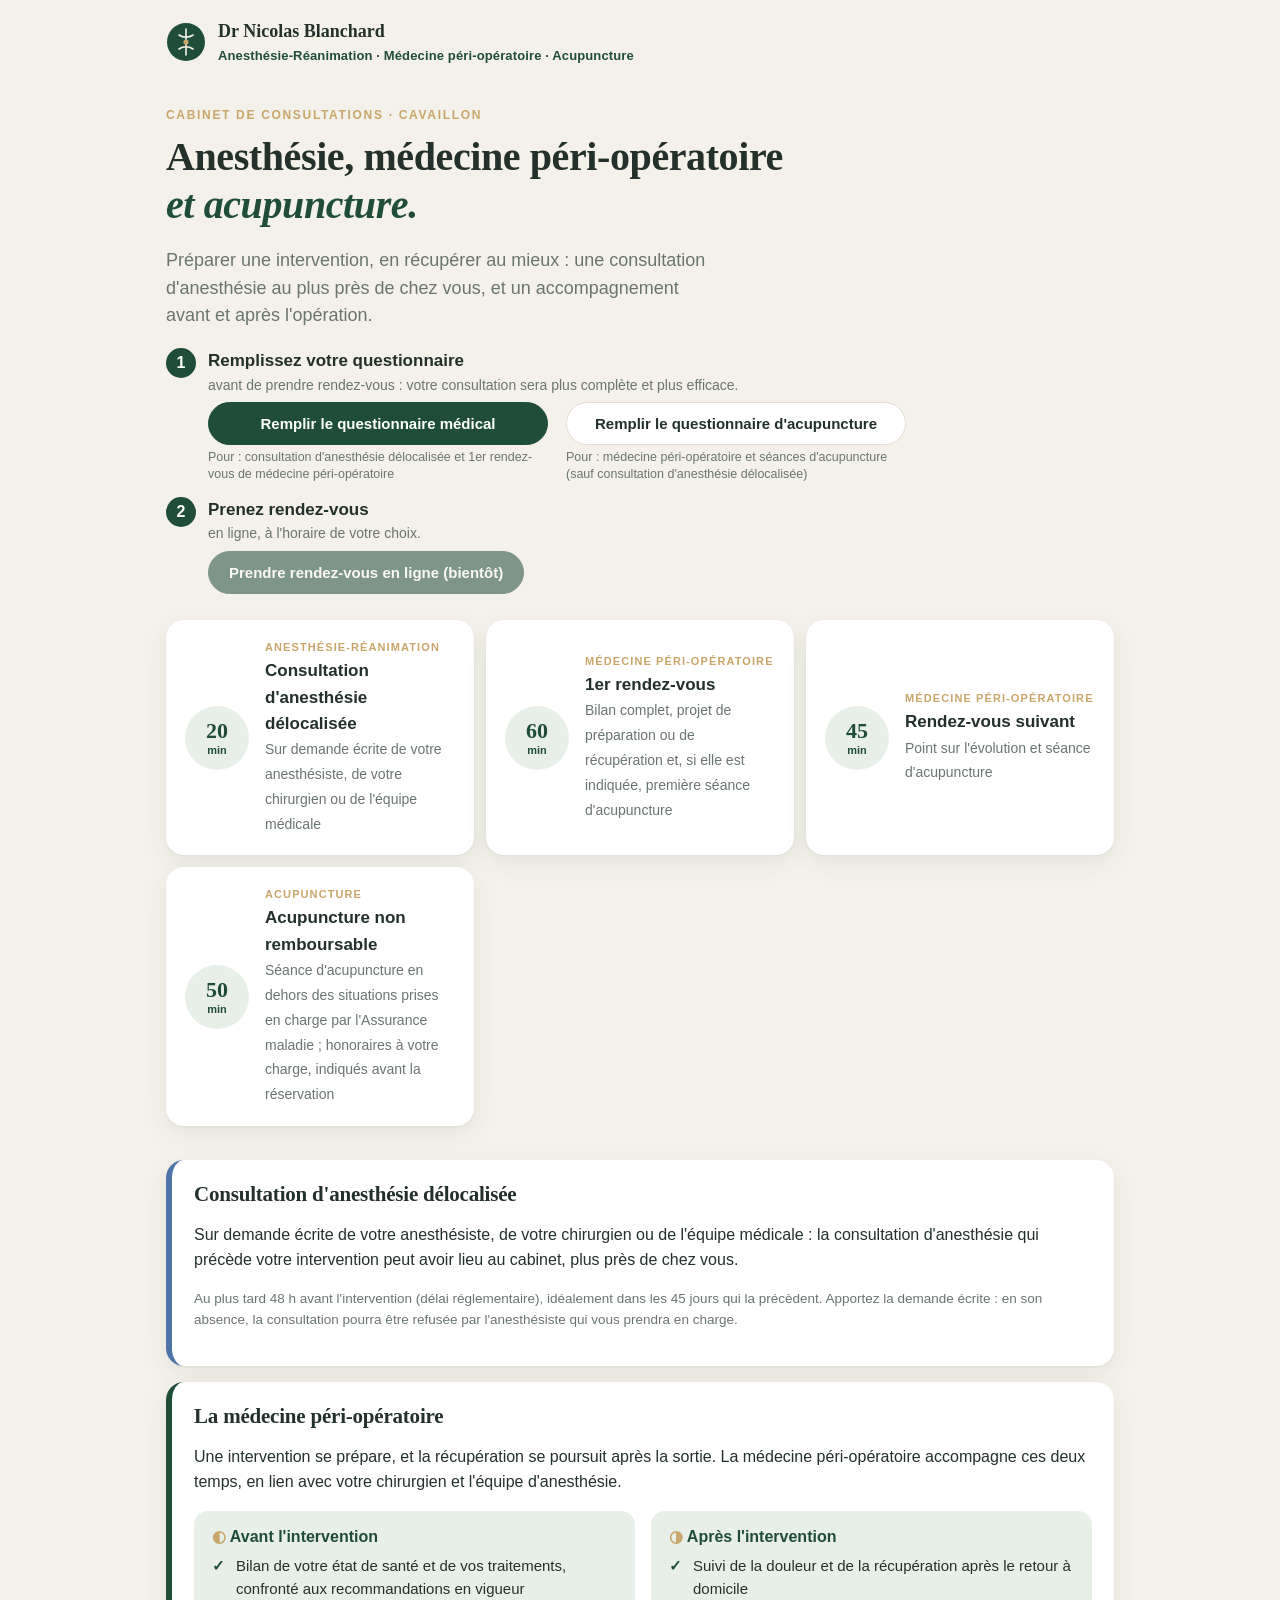
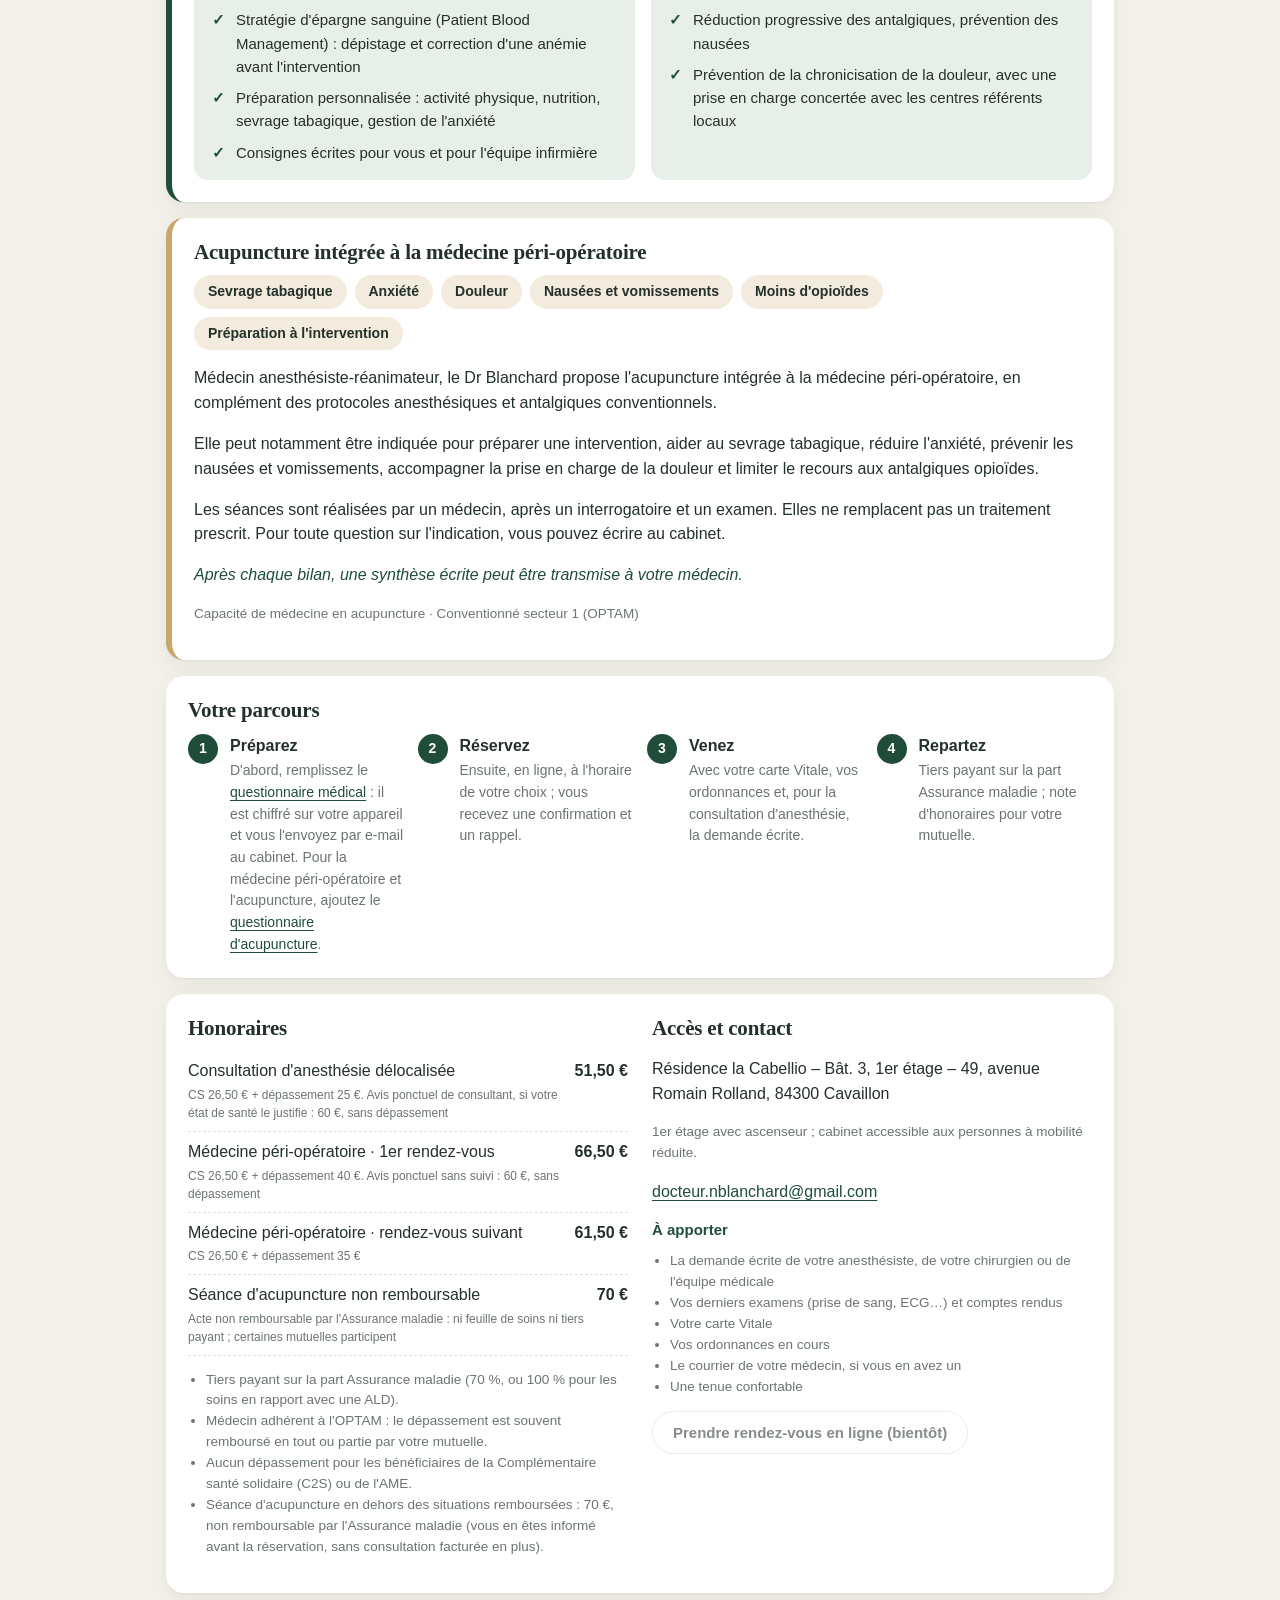
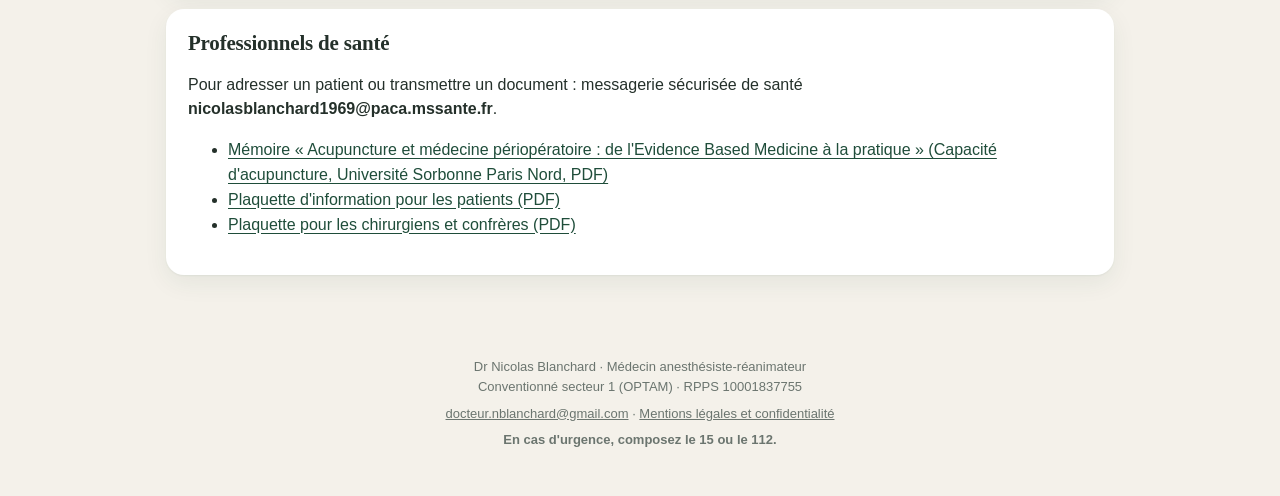
<file: index.html>
<!DOCTYPE html>
<html lang="fr">
<head>
<meta charset="UTF-8">
<meta name="viewport" content="width=device-width, initial-scale=1, viewport-fit=cover">
<meta http-equiv="Content-Security-Policy" content="default-src 'none'; script-src 'unsafe-inline'; style-src 'self' 'unsafe-inline'; img-src 'self' data:; font-src 'self'; connect-src 'none'; form-action 'none'; base-uri 'none'">
<meta name="referrer" content="no-referrer">
<meta name="robots" content="noindex, nofollow">
<meta name="theme-color" content="#1F4D3A">
<meta name="description" content="Préparer une intervention, en récupérer au mieux : une consultation d&#39;anesthésie au plus près de chez vous, et un accompagnement avant et après l&#39;opération.">
<title>Consultations · Dr Nicolas Blanchard</title>
<link rel="stylesheet" href="style.css">
<link rel="icon" href="icone.svg" type="image/svg+xml">
</head>
<body class="patient vitrine">
<header class="entete"><a class="marque" href="index.html"><span class="logo"><svg viewBox="0 0 40 40" width="40" height="40" aria-hidden="true"><circle cx="20" cy="20" r="19" fill="#1F4D3A"/><path d="M20 7v26M13 13c4 3 10 3 14 0M13 27c4-3 10-3 14 0" stroke="#F4F1EA" stroke-width="1.6" fill="none" stroke-linecap="round"/><circle cx="20" cy="20" r="2.6" fill="#C9A66B"/></svg></span>
<span><strong>Dr Nicolas Blanchard</strong><small class="disciplines">Anesthésie-Réanimation · Médecine péri-opératoire · Acupuncture</small></span></a></header>
<main>
  <section class="hero">
    <p class="surtitre">Cabinet de consultations · Cavaillon</p>
    <h1>Anesthésie, médecine <span class="nobr">péri-opératoire</span><br><em>et acupuncture.</em></h1>
    <p class="chapo">Préparer une intervention, en récupérer au mieux : une consultation d&#39;anesthésie au plus près de chez vous, et un accompagnement avant et après l&#39;opération.</p>
    <ol class="etapes-hero">
      <li><span class="num">1</span><div><strong>Remplissez votre questionnaire</strong><small>avant de prendre rendez-vous : votre consultation sera plus complète et plus efficace.</small>
    <div class="questionnaires">
      <div><a class="btn principal" href="questionnaire.html">Remplir le questionnaire médical</a><small>Pour : consultation d&#39;anesthésie délocalisée et 1er rendez-vous de médecine péri-opératoire</small></div>
      <div><a class="btn" href="https://nicolas-acu.github.io/acupuncture-outil/ccmq_patient.html" rel="noopener">Remplir le questionnaire d'acupuncture</a><small>Pour : médecine péri-opératoire et séances d&#39;acupuncture (sauf consultation d'anesthésie délocalisée)</small></div>
    </div></div></li>
      <li><span class="num">2</span><div><strong>Prenez rendez-vous</strong><small>en ligne, à l'horaire de votre choix.</small><div class="actions-hero"><span class="btn principal inactif" title="Lien à configurer dans vitrine.json">Prendre rendez-vous en ligne (bientôt)</span></div></div></li>
    </ol>
    <div class="choix trois"><div class="carte-type statique"><span class="duree">20<small>min</small></span>
    <span class="txt"><small class="groupe">Anesthésie-Réanimation</small><strong>Consultation d&#39;anesthésie délocalisée</strong><span>Sur demande écrite de votre anesthésiste, de votre chirurgien ou de l&#39;équipe médicale</span></span></div><div class="carte-type statique"><span class="duree">60<small>min</small></span>
    <span class="txt"><small class="groupe">Médecine péri-opératoire</small><strong>1er rendez-vous</strong><span>Bilan complet, projet de préparation ou de récupération et, si elle est indiquée, première séance d&#39;acupuncture</span></span></div><div class="carte-type statique"><span class="duree">45<small>min</small></span>
    <span class="txt"><small class="groupe">Médecine péri-opératoire</small><strong>Rendez-vous suivant</strong><span>Point sur l&#39;évolution et séance d&#39;acupuncture</span></span></div><div class="carte-type statique"><span class="duree">50<small>min</small></span>
    <span class="txt"><small class="groupe">Acupuncture</small><strong>Acupuncture non remboursable</strong><span>Séance d&#39;acupuncture en dehors des situations prises en charge par l&#39;Assurance maladie ; honoraires à votre charge, indiqués avant la réservation</span></span></div></div>
  </section>

  <section class="bloc encadre-anesthesie">
    <h2>Consultation d&#39;anesthésie délocalisée</h2>
    <p>Sur demande écrite de votre anesthésiste, de votre chirurgien ou de l&#39;équipe médicale : la consultation d'anesthésie qui précède votre intervention peut avoir lieu au cabinet, plus près de chez vous.</p>
    <p class="petit">Au plus tard 48 h avant l'intervention (délai réglementaire), idéalement dans les 45 jours qui la précèdent. Apportez la demande écrite : en son absence, la consultation pourra être refusée par l'anesthésiste qui vous prendra en charge.</p>
  </section>

  <section class="bloc encadre-mpo">
    <h2>La médecine péri-opératoire</h2>
    <p>Une intervention se prépare, et la récupération se poursuit après la sortie. La médecine péri-opératoire accompagne ces deux temps, en lien avec votre chirurgien et l&#39;équipe d&#39;anesthésie.</p>
    <div class="temps">
      <div class="temps-avant"><h3><span aria-hidden="true">◐</span> Avant l&#39;intervention</h3><ul class="coches"><li>Bilan de votre état de santé et de vos traitements, confronté aux recommandations en vigueur</li><li>Stratégie d&#39;épargne sanguine (Patient Blood Management) : dépistage et correction d&#39;une anémie avant l&#39;intervention</li><li>Préparation personnalisée : activité physique, nutrition, sevrage tabagique, gestion de l&#39;anxiété</li><li>Consignes écrites pour vous et pour l&#39;équipe infirmière</li></ul></div>
      <div class="temps-apres"><h3><span aria-hidden="true">◑</span> Après l&#39;intervention</h3><ul class="coches"><li>Suivi de la douleur et de la récupération après le retour à domicile</li><li>Réduction progressive des antalgiques, prévention des nausées</li><li>Prévention de la chronicisation de la douleur, avec une prise en charge concertée avec les centres référents locaux</li></ul></div>
    </div>
  </section>

  <section class="bloc encadre-acu">
    <h2>Acupuncture intégrée à la médecine péri-opératoire</h2>
    <ul class="mots-cles"><li>Sevrage tabagique</li><li>Anxiété</li><li>Douleur</li><li>Nausées et vomissements</li><li>Moins d&#39;opioïdes</li><li>Préparation à l&#39;intervention</li></ul>
    <p>Médecin anesthésiste-réanimateur, le Dr Blanchard propose l&#39;acupuncture intégrée à la médecine péri-opératoire, en complément des protocoles anesthésiques et antalgiques conventionnels.</p><p>Elle peut notamment être indiquée pour préparer une intervention, aider au sevrage tabagique, réduire l&#39;anxiété, prévenir les nausées et vomissements, accompagner la prise en charge de la douleur et limiter le recours aux antalgiques opioïdes.</p><p>Les séances sont réalisées par un médecin, après un interrogatoire et un examen. Elles ne remplacent pas un traitement prescrit. Pour toute question sur l&#39;indication, vous pouvez écrire au cabinet.</p>
    <p class="synthese">Après chaque bilan, une synthèse écrite peut être transmise à votre médecin.</p>
    <p class="petit">Capacité de médecine en acupuncture · Conventionné secteur 1 (OPTAM)</p>
  </section>

  <section class="bloc">
    <h2>Votre parcours</h2>
    <ol class="parcours">
      <li><span class="pastille">1</span><div><strong>Préparez</strong><p>D'abord, remplissez le <a class="lien" href="questionnaire.html">questionnaire médical</a> : il est chiffré sur votre appareil et vous l'envoyez par e-mail au cabinet. Pour la médecine péri-opératoire et l'acupuncture, ajoutez le <a class="lien" href="https://nicolas-acu.github.io/acupuncture-outil/ccmq_patient.html" rel="noopener">questionnaire d'acupuncture</a>.</p></div></li>
      <li><span class="pastille">2</span><div><strong>Réservez</strong><p>Ensuite, en ligne, à l'horaire de votre choix ; vous recevez une confirmation et un rappel.</p></div></li>
      <li><span class="pastille">3</span><div><strong>Venez</strong><p>Avec votre carte Vitale, vos ordonnances et, pour la consultation d'anesthésie, la demande écrite.</p></div></li>
      <li><span class="pastille">4</span><div><strong>Repartez</strong><p>Tiers payant sur la part Assurance maladie ; note d'honoraires pour votre mutuelle.</p></div></li>
    </ol>
  </section>

  <section class="bloc grille-2">
    <div>
      <h2>Honoraires</h2>
      <ul class="tarifs"><li><span>Consultation d&#39;anesthésie délocalisée<small class="detail-tarif">CS 26,50 € + dépassement 25 €. Avis ponctuel de consultant, si votre état de santé le justifie : 60 €, sans dépassement</small></span><strong>51,50 €</strong></li><li><span>Médecine péri-opératoire · 1er rendez-vous<small class="detail-tarif">CS 26,50 € + dépassement 40 €. Avis ponctuel sans suivi : 60 €, sans dépassement</small></span><strong>66,50 €</strong></li><li><span>Médecine péri-opératoire · rendez-vous suivant<small class="detail-tarif">CS 26,50 € + dépassement 35 €</small></span><strong>61,50 €</strong></li><li><span>Séance d&#39;acupuncture non remboursable<small class="detail-tarif">Acte non remboursable par l&#39;Assurance maladie : ni feuille de soins ni tiers payant ; certaines mutuelles participent</small></span><strong>70 €</strong></li></ul>
      <ul class="petit notes-honoraires"><li>Tiers payant sur la part Assurance maladie (70 %, ou 100 % pour les soins en rapport avec une ALD).</li><li>Médecin adhérent à l&#39;OPTAM : le dépassement est souvent remboursé en tout ou partie par votre mutuelle.</li><li>Aucun dépassement pour les bénéficiaires de la Complémentaire santé solidaire (C2S) ou de l&#39;AME.</li><li>Séance d&#39;acupuncture en dehors des situations remboursées : 70 €, non remboursable par l&#39;Assurance maladie (vous en êtes informé avant la réservation, sans consultation facturée en plus).</li></ul>
    </div>
    <div>
      <h2>Accès et contact</h2>
      <p>Résidence la Cabellio – Bât. 3, 1er étage – 49, avenue Romain Rolland, 84300 Cavaillon</p>
      <p class="petit">1er étage avec ascenseur ; cabinet accessible aux personnes à mobilité réduite.</p>
      <p><a class="lien" href="mailto:docteur.nblanchard@gmail.com">docteur.nblanchard@gmail.com</a></p>
      <h3>À apporter</h3>
      <ul class="petit"><li>La demande écrite de votre anesthésiste, de votre chirurgien ou de l&#39;équipe médicale</li><li>Vos derniers examens (prise de sang, ECG…) et comptes rendus</li><li>Votre carte Vitale</li><li>Vos ordonnances en cours</li><li>Le courrier de votre médecin, si vous en avez un</li><li>Une tenue confortable</li></ul>
      <span class="btn  inactif" title="Lien à configurer dans vitrine.json">Prendre rendez-vous en ligne (bientôt)</span>
    </div>
  </section>

  <section class="bloc">
    <h2>Professionnels de santé</h2>
    <p>Pour adresser un patient ou transmettre un document : messagerie sécurisée de santé <strong>nicolasblanchard1969@paca.mssante.fr</strong>.</p>
    <ul><li><a class="lien" href="memoire-acupuncture-perioperatoire.pdf">Mémoire « Acupuncture et médecine périopératoire : de l&#39;Evidence Based Medicine à la pratique » (Capacité d&#39;acupuncture, Université Sorbonne Paris Nord, PDF)</a></li><li><a class="lien" href="Plaquette_patients.pdf">Plaquette d&#39;information pour les patients (PDF)</a></li><li><a class="lien" href="Plaquette_chirurgiens.pdf">Plaquette pour les chirurgiens et confrères (PDF)</a></li></ul>
  </section>
</main>
<footer class="pied">
<p>Dr Nicolas Blanchard · Médecin anesthésiste-réanimateur<br>Conventionné secteur 1 (OPTAM) · RPPS 10001837755</p>
<p><a href="mailto:docteur.nblanchard@gmail.com">docteur.nblanchard@gmail.com</a> · <a href="mentions-legales.html">Mentions légales et confidentialité</a></p>
<p class="urgence">En cas d&#39;urgence, composez le 15 ou le 112.</p>
</footer>
</body>
</html>
</file>
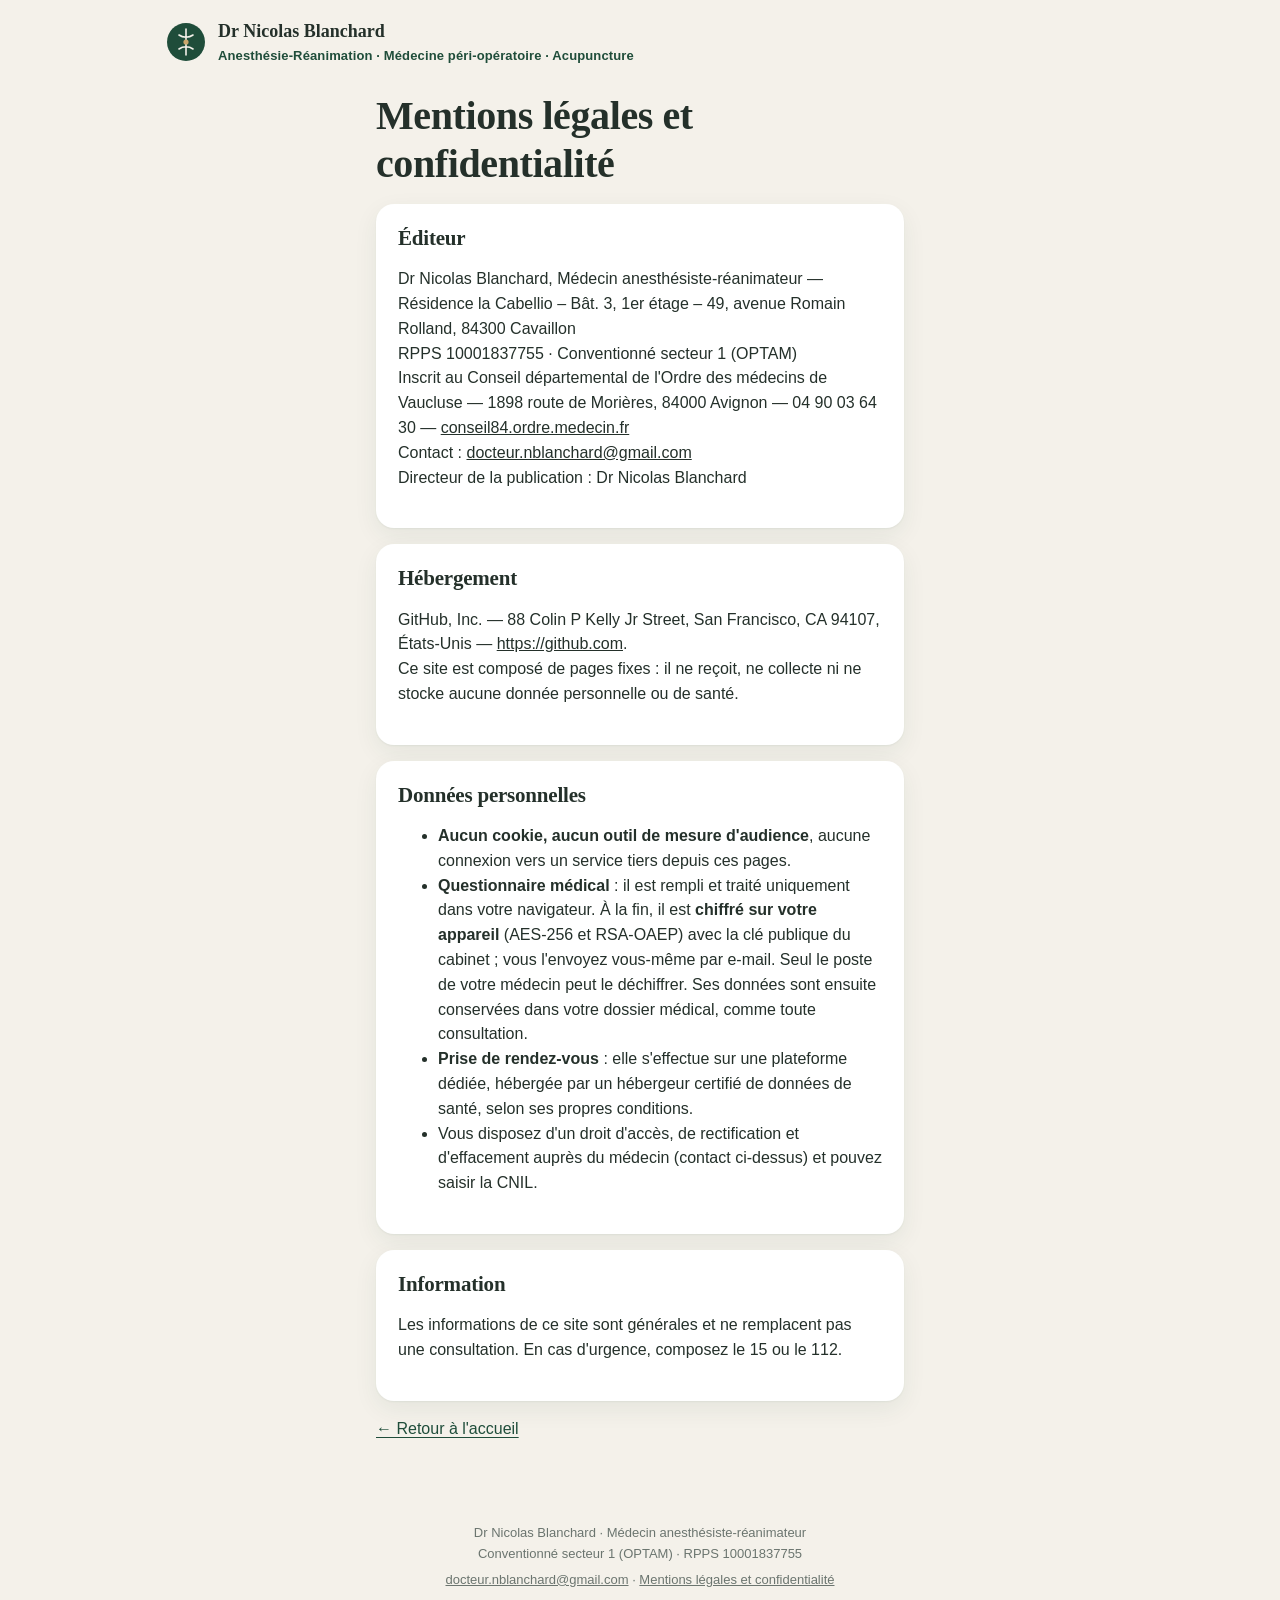
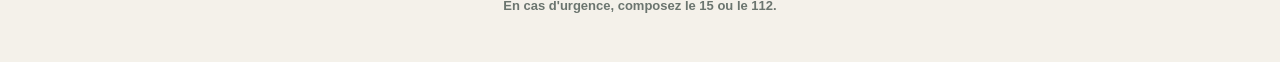
<file: mentions-legales.html>
<!DOCTYPE html>
<html lang="fr">
<head>
<meta charset="UTF-8">
<meta name="viewport" content="width=device-width, initial-scale=1, viewport-fit=cover">
<meta http-equiv="Content-Security-Policy" content="default-src 'none'; script-src 'unsafe-inline'; style-src 'self' 'unsafe-inline'; img-src 'self' data:; font-src 'self'; connect-src 'none'; form-action 'none'; base-uri 'none'">
<meta name="referrer" content="no-referrer">
<meta name="robots" content="noindex, nofollow">
<meta name="theme-color" content="#1F4D3A">

<title>Mentions légales · Dr Nicolas Blanchard</title>
<link rel="stylesheet" href="style.css">
<link rel="icon" href="icone.svg" type="image/svg+xml">
</head>
<body class="patient vitrine">
<header class="entete"><a class="marque" href="index.html"><span class="logo"><svg viewBox="0 0 40 40" width="40" height="40" aria-hidden="true"><circle cx="20" cy="20" r="19" fill="#1F4D3A"/><path d="M20 7v26M13 13c4 3 10 3 14 0M13 27c4-3 10-3 14 0" stroke="#F4F1EA" stroke-width="1.6" fill="none" stroke-linecap="round"/><circle cx="20" cy="20" r="2.6" fill="#C9A66B"/></svg></span>
<span><strong>Dr Nicolas Blanchard</strong><small class="disciplines">Anesthésie-Réanimation · Médecine péri-opératoire · Acupuncture</small></span></a></header>
<main class="etroit">
  <h1>Mentions légales et confidentialité</h1>
  <section class="bloc">
    <h2>Éditeur</h2>
    <p>Dr Nicolas Blanchard, Médecin anesthésiste-réanimateur — Résidence la Cabellio – Bât. 3, 1er étage – 49, avenue Romain Rolland, 84300 Cavaillon<br>
    RPPS 10001837755 · Conventionné secteur 1 (OPTAM)<br>
    Inscrit au Conseil départemental de l&#39;Ordre des médecins de Vaucluse — 1898 route de Morières, 84000 Avignon — 04 90 03 64 30 — <a href="https://conseil84.ordre.medecin.fr/" rel="noopener">conseil84.ordre.medecin.fr</a><br>
    Contact : <a href="mailto:docteur.nblanchard@gmail.com">docteur.nblanchard@gmail.com</a><br>
    Directeur de la publication : Dr Nicolas Blanchard</p>
  </section>
  <section class="bloc">
    <h2>Hébergement</h2>
    <p>GitHub, Inc. — 88 Colin P Kelly Jr Street, San Francisco, CA 94107, États-Unis — <a href="https://github.com" rel="noopener">https://github.com</a>.<br>
    Ce site est composé de pages fixes : il ne reçoit, ne collecte ni ne stocke aucune donnée personnelle ou de santé.</p>
  </section>
  <section class="bloc">
    <h2>Données personnelles</h2>
    <ul>
      <li><strong>Aucun cookie, aucun outil de mesure d'audience</strong>, aucune connexion vers un service tiers depuis ces pages.</li>
      <li><strong>Questionnaire médical</strong> : il est rempli et traité uniquement dans votre navigateur. À la fin, il est <strong>chiffré sur votre appareil</strong> (AES-256 et RSA-OAEP) avec la clé publique du cabinet ; vous l'envoyez vous-même par e-mail. Seul le poste de votre médecin peut le déchiffrer. Ses données sont ensuite conservées dans votre dossier médical, comme toute consultation.</li>
      <li><strong>Prise de rendez-vous</strong> : elle s'effectue sur une plateforme dédiée, hébergée par un hébergeur certifié de données de santé, selon ses propres conditions.</li>
      <li>Vous disposez d'un droit d'accès, de rectification et d'effacement auprès du médecin (contact ci-dessus) et pouvez saisir la CNIL.</li>
    </ul>
  </section>
  <section class="bloc">
    <h2>Information</h2>
    <p>Les informations de ce site sont générales et ne remplacent pas une consultation. En cas d&#39;urgence, composez le 15 ou le 112.</p>
  </section>
  <p><a class="lien" href="index.html">← Retour à l'accueil</a></p>
</main>
<footer class="pied">
<p>Dr Nicolas Blanchard · Médecin anesthésiste-réanimateur<br>Conventionné secteur 1 (OPTAM) · RPPS 10001837755</p>
<p><a href="mailto:docteur.nblanchard@gmail.com">docteur.nblanchard@gmail.com</a> · <a href="mentions-legales.html">Mentions légales et confidentialité</a></p>
<p class="urgence">En cas d&#39;urgence, composez le 15 ou le 112.</p>
</footer>
</body>
</html>
</file>
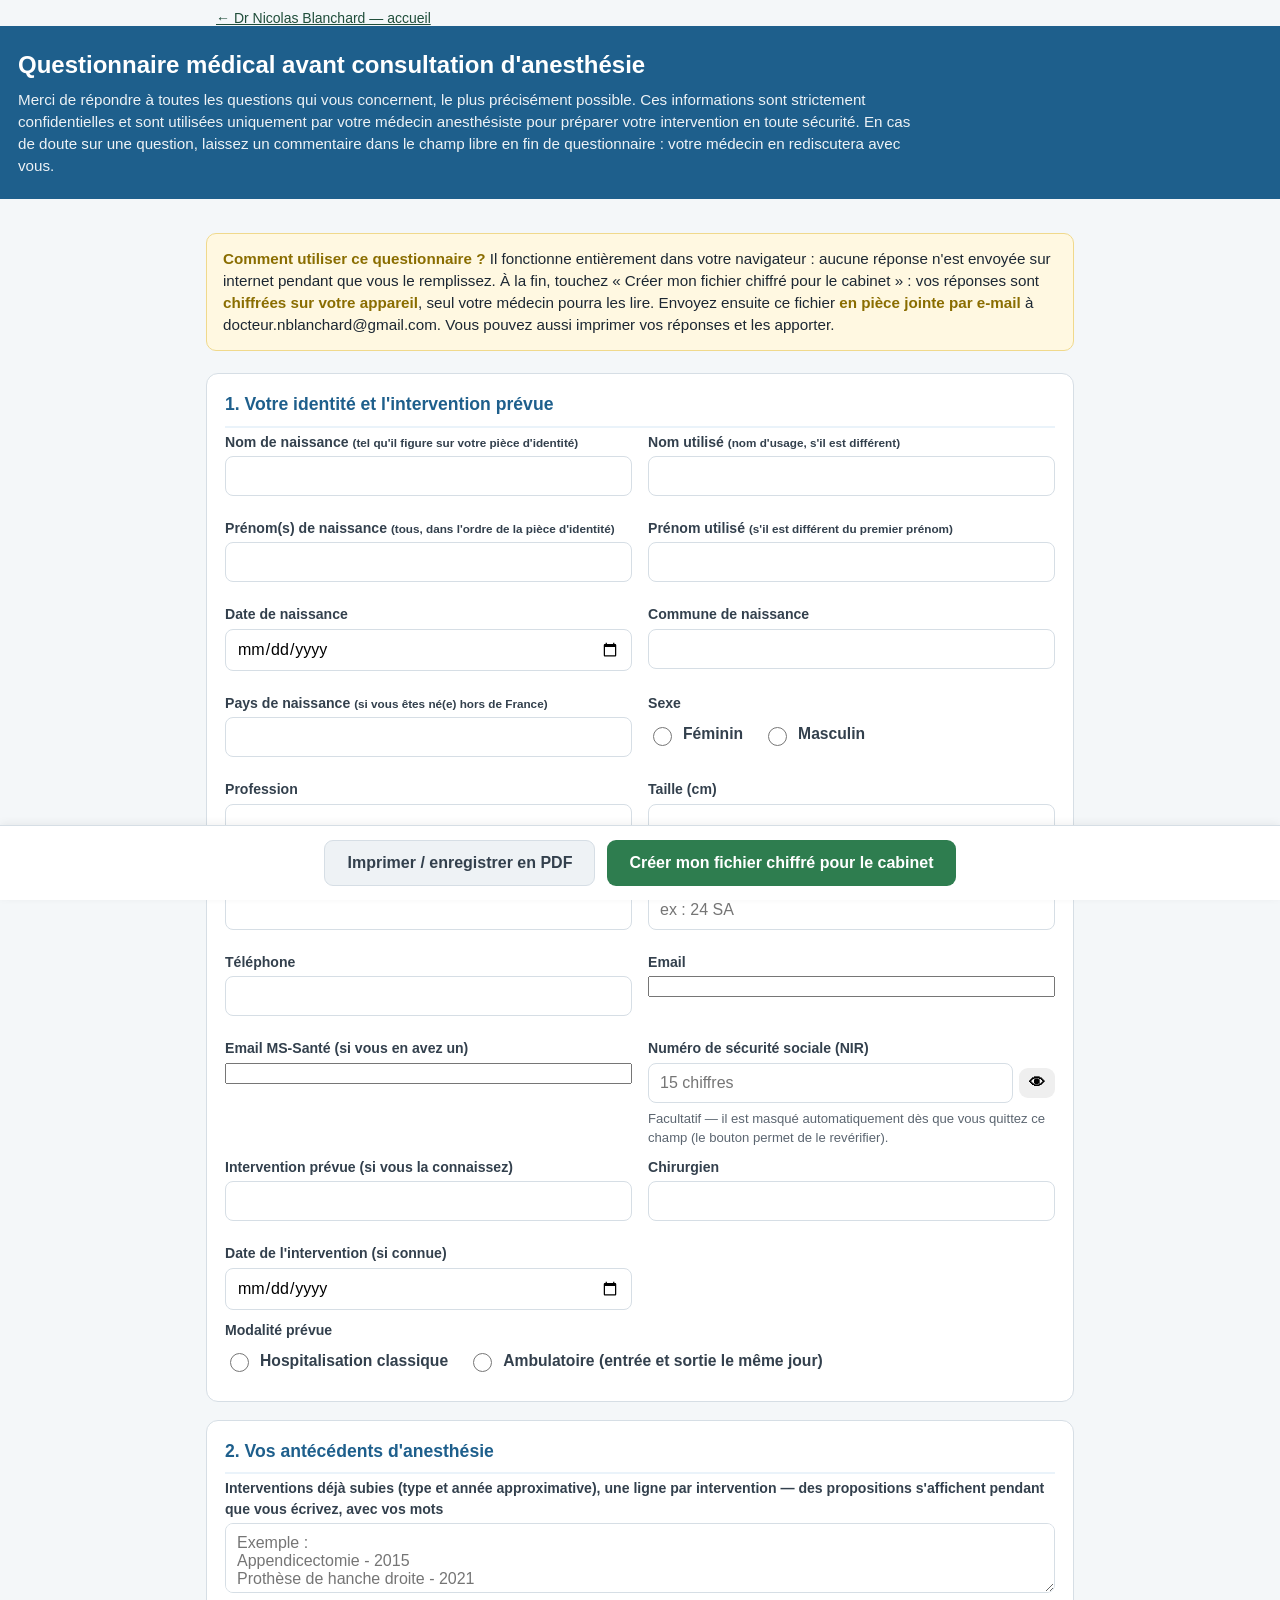
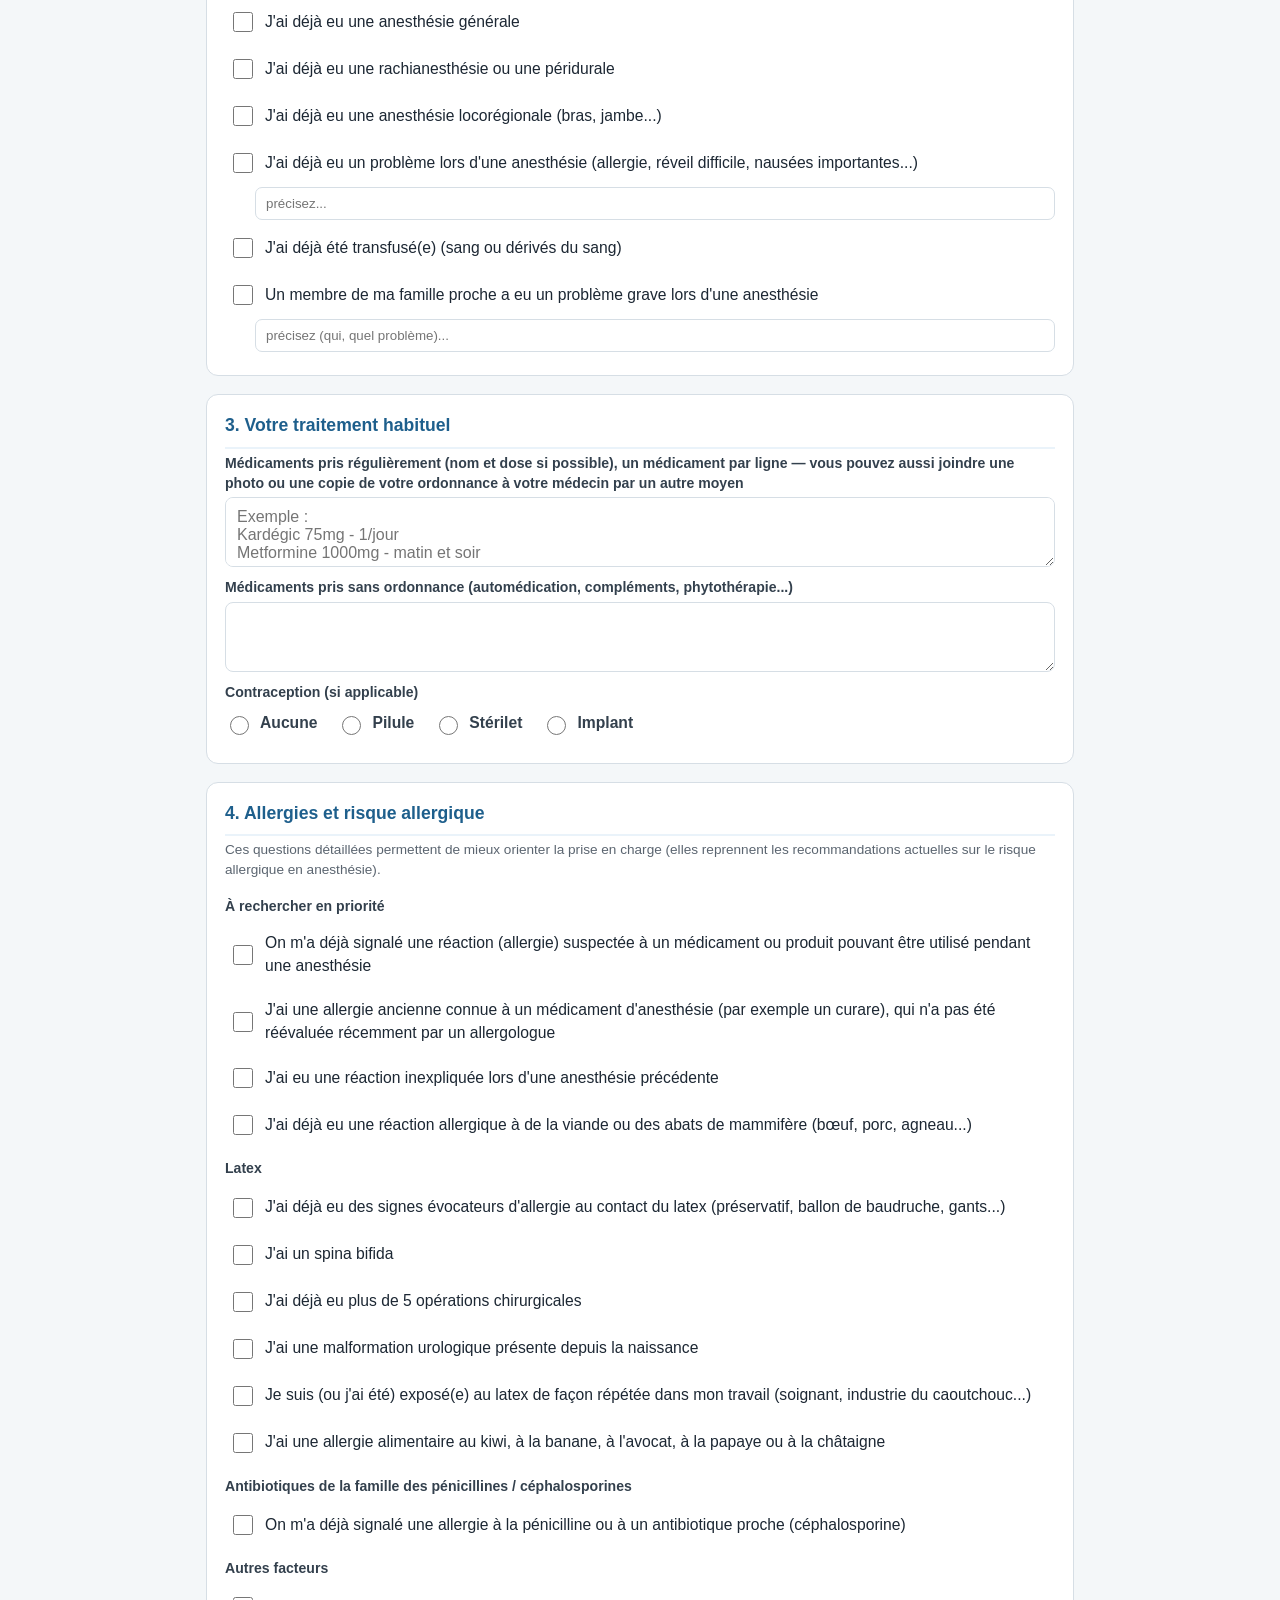
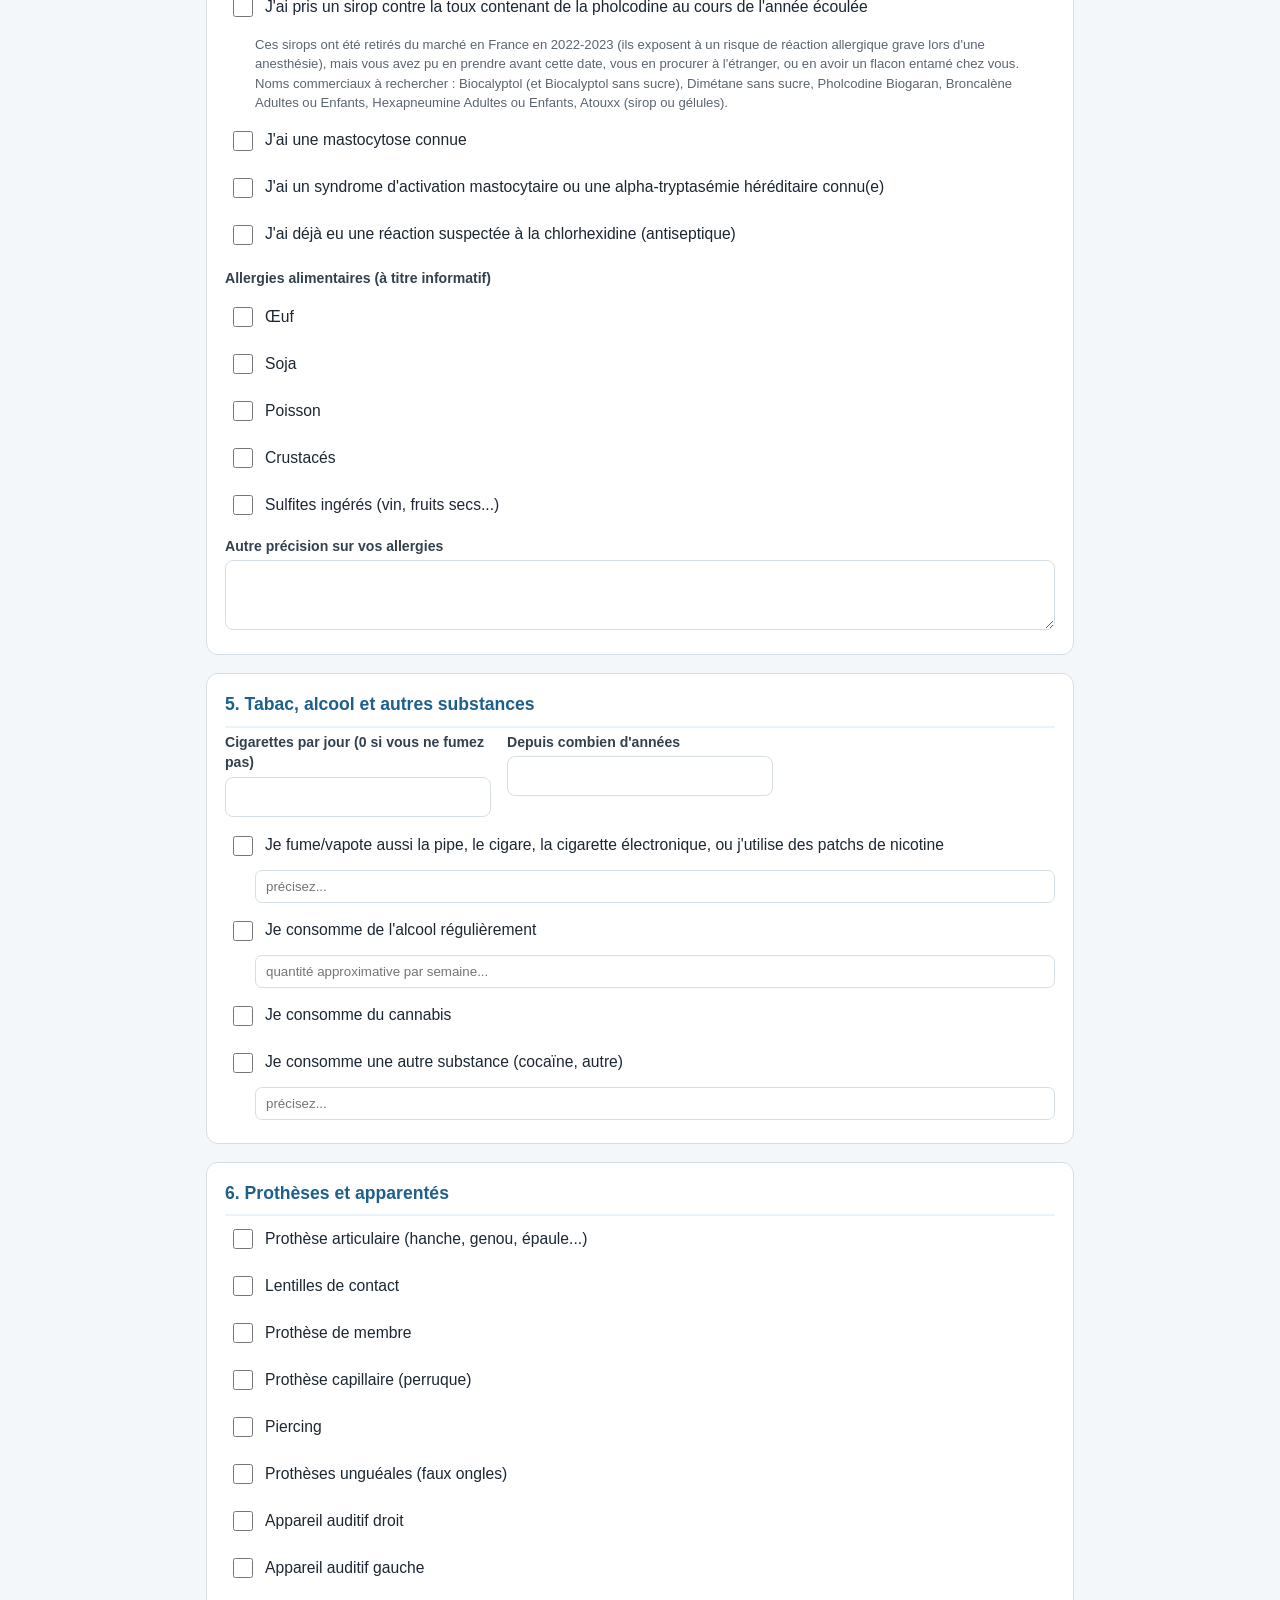
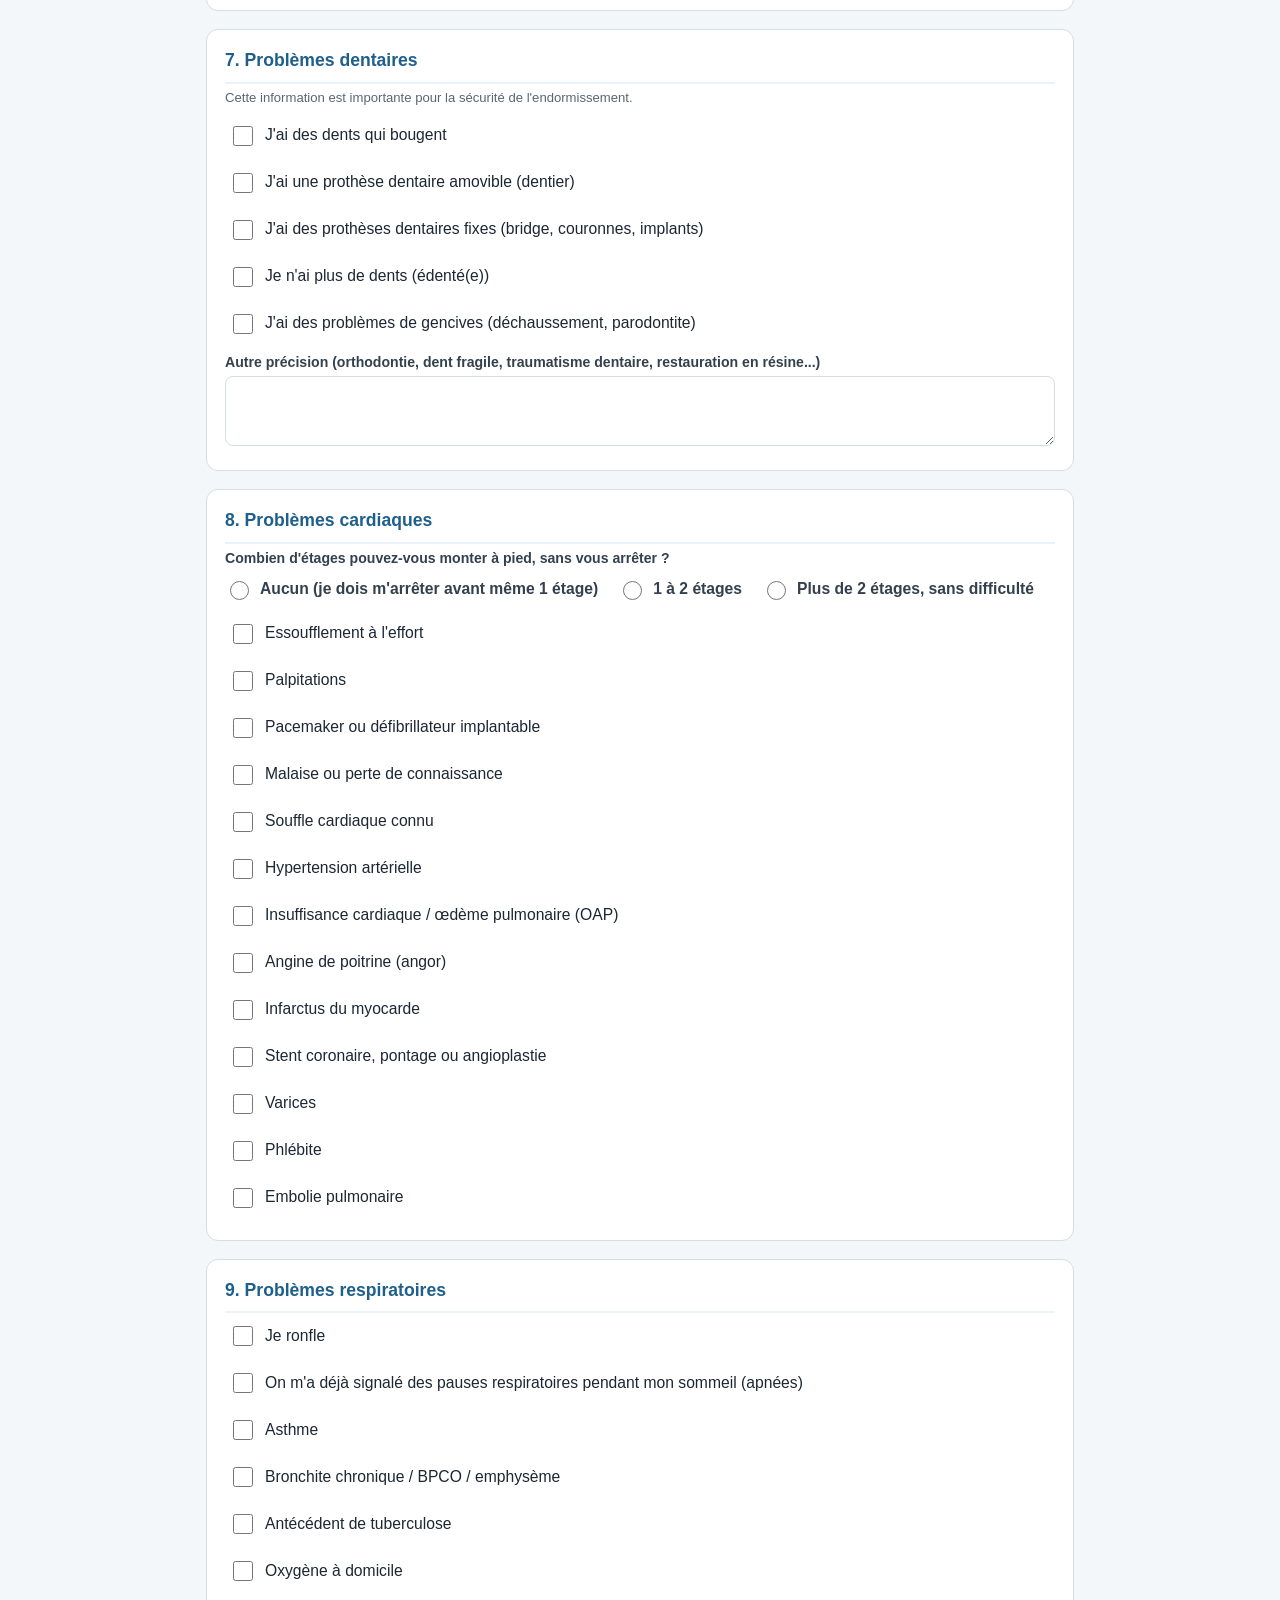
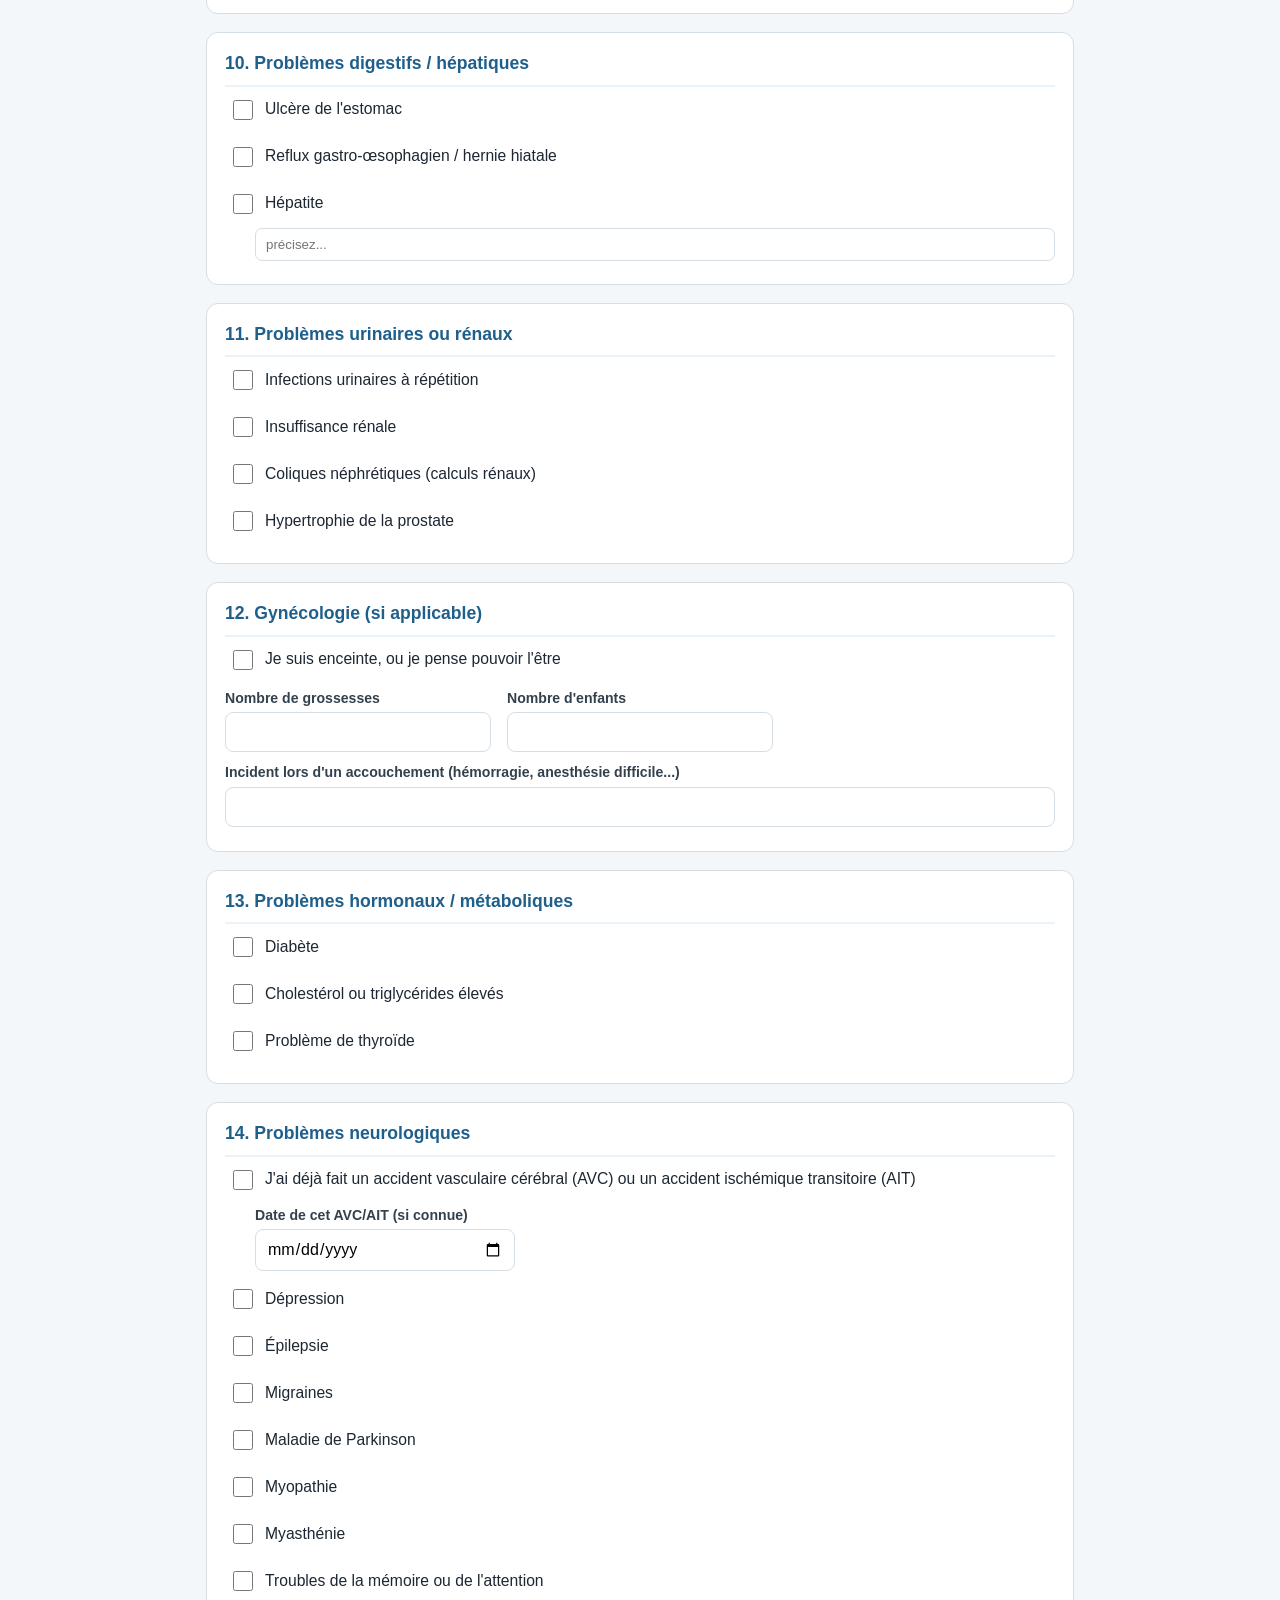
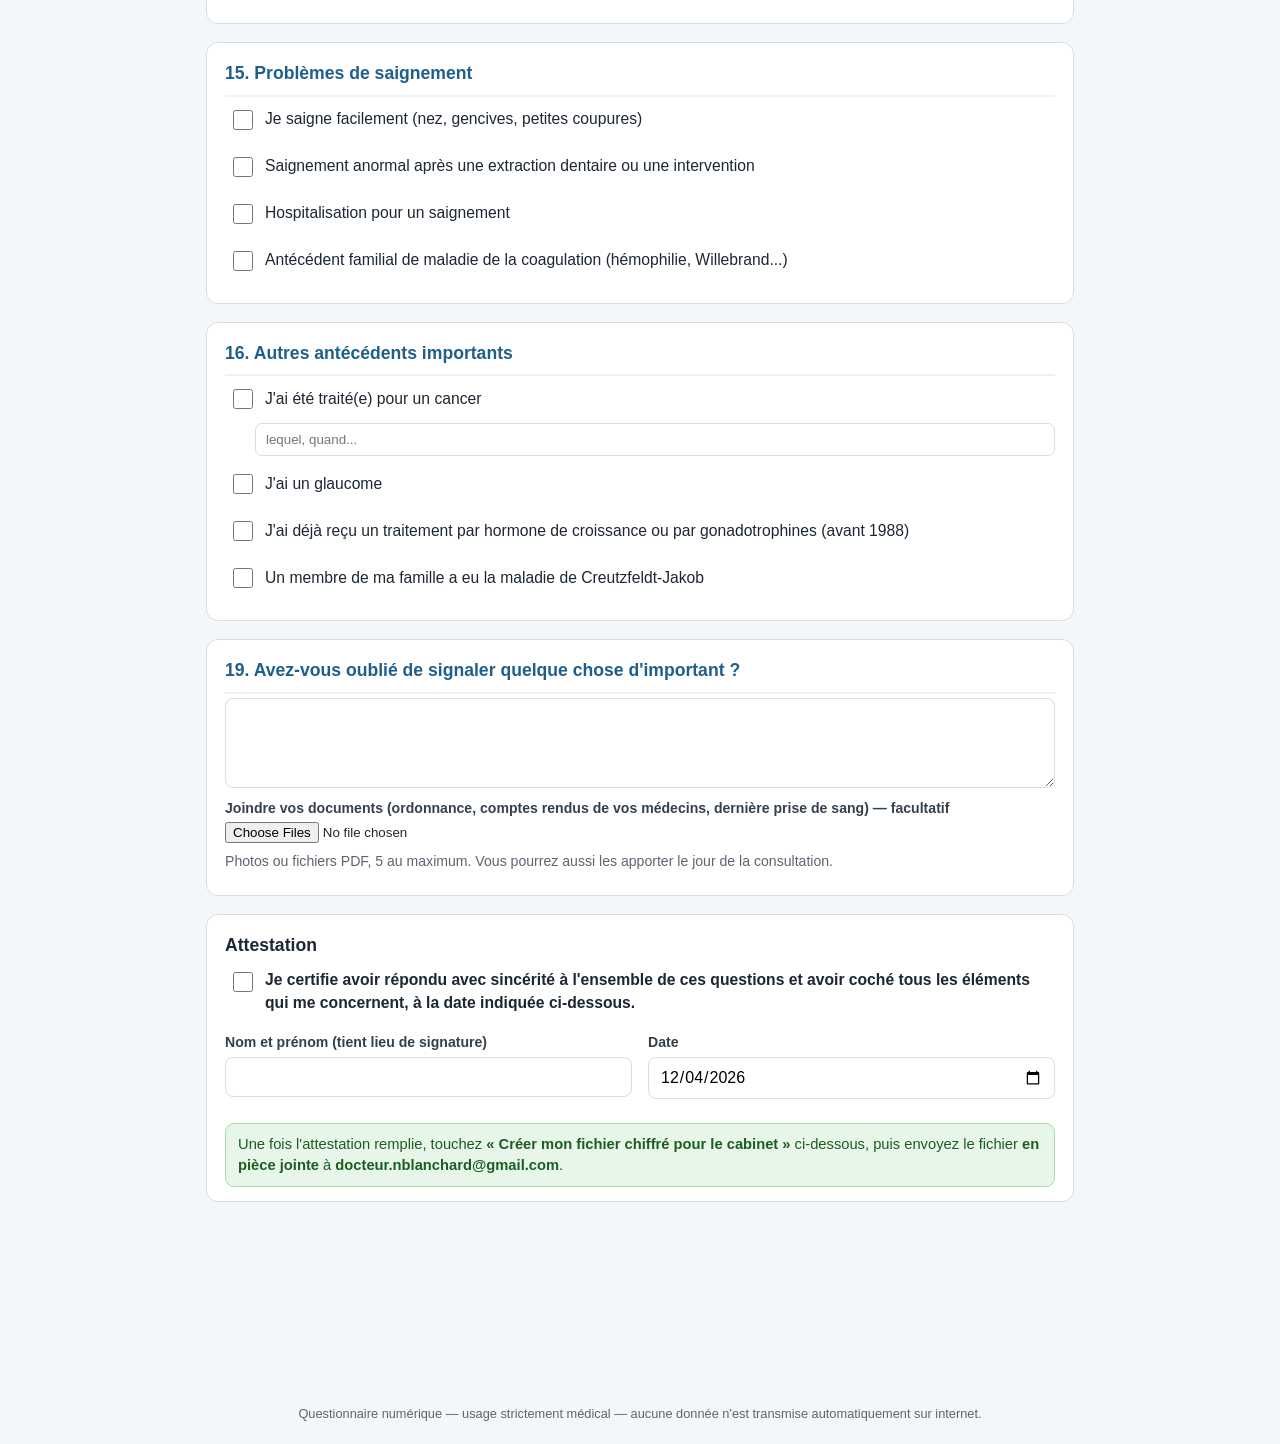
<file: questionnaire.html>
<!DOCTYPE html>
<html lang="fr">
<head>
<meta http-equiv="Content-Security-Policy" content="default-src 'none'; script-src 'unsafe-inline'; style-src 'unsafe-inline'; img-src 'self' data:; font-src 'self'; connect-src 'none'; form-action 'none'; base-uri 'none'">
<meta name="referrer" content="no-referrer">
<meta name="robots" content="noindex, nofollow">
<meta charset="UTF-8">
<meta name="viewport" content="width=device-width, initial-scale=1.0">
<title>Questionnaire médical avant anesthésie</title>
<style>
  :root{
    --bleu:#1e5f8c; --bleu-clair:#eaf3fa; --vert:#2e7d4f; --rouge:#b3261e; --gris:#5b6570; --bord:#d6dee5;
  }
  *{box-sizing:border-box;}
  body{
    font-family:-apple-system,BlinkMacSystemFont,"Segoe UI",Roboto,Arial,sans-serif;
    margin:0; background:#f4f7f9; color:#1c2733; line-height:1.45;
  }
  header{
    background:var(--bleu); color:#fff; padding:22px 18px;
  }
  header h1{ margin:0 0 6px 0; font-size:1.5rem; }
  header p{ margin:0; font-size:0.95rem; opacity:0.92; max-width:900px; }
  .wrap{ max-width:900px; margin:0 auto; padding:18px 16px 90px 16px; }
  .intro-box{
    background:#fff8e1; border:1px solid #f0d98c; border-radius:10px; padding:14px 16px; margin:16px 0 22px 0; font-size:0.95rem;
  }
  .intro-box b{ color:#8a6d00; }
  section.q-section{
    background:#fff; border:1px solid var(--bord); border-radius:12px; padding:18px 18px 14px 18px; margin-bottom:18px;
  }
  section.q-section h2{
    margin:0 0 4px 0; font-size:1.1rem; color:var(--bleu); border-bottom:2px solid var(--bleu-clair); padding-bottom:8px;
  }
  section.q-section .hint{ font-size:0.85rem; color:var(--gris); margin:4px 0 14px 0; }
  .grid2{ display:grid; grid-template-columns:1fr 1fr; gap:12px 16px; }
  .grid3{ display:grid; grid-template-columns:1fr 1fr 1fr; gap:12px 16px; }
  @media (max-width:640px){ .grid2, .grid3{ grid-template-columns:1fr; } }
  .field{ display:flex; flex-direction:column; gap:4px; margin-bottom:10px; }
  .field label{ font-size:0.88rem; font-weight:600; color:#33404d; }
  .field input[type=text], .field input[type=number], .field input[type=date], .field select, .field textarea{
    padding:10px 11px; border:1px solid var(--bord); border-radius:8px; font-size:1rem; font-family:inherit; width:100%;
  }
  .field textarea{ min-height:70px; resize:vertical; }
  .chk-row{ margin-bottom:9px; }
  label.chk{
    display:inline-flex; align-items:center; gap:9px; font-size:0.98rem; cursor:pointer; padding:6px 4px;
  }
  label.chk input[type=checkbox]{ width:20px; height:20px; flex:none; cursor:pointer; }
  .chk-row input.prec{
    display:block; margin:5px 0 0 30px; width:calc(100% - 30px); padding:8px 10px; border:1px solid var(--bord); border-radius:7px; font-family:inherit;
  }
  .radio-group{ display:flex; flex-wrap:wrap; gap:10px 20px; margin:6px 0 4px 0; }
  .radio-group label{ display:inline-flex; align-items:center; gap:8px; font-size:0.98rem; cursor:pointer; }
  .radio-group input[type=radio]{ width:19px; height:19px; cursor:pointer; }
  .subnote{ font-size:0.82rem; color:var(--gris); margin:2px 0 10px 0; }
  .attestation{
    background:var(--bleu-clair); border:1px solid #bcd7ea; border-radius:10px; padding:16px;
  }
  .attestation label.chk{ font-weight:600; align-items:flex-start; }
  .actions{
    position:sticky; bottom:0; background:#fff; border-top:1px solid var(--bord); padding:14px 16px; display:flex; gap:12px; flex-wrap:wrap; justify-content:center; box-shadow:0 -2px 8px rgba(0,0,0,0.06);
  }
  .btn{
    border:none; border-radius:9px; padding:13px 22px; font-size:1rem; font-weight:600; cursor:pointer;
  }
  .btn-primary{ background:var(--vert); color:#fff; }
  /* Champs obligatoires manquants (11/10/2026) : signalés en couleur, passage de l'un au suivant */
  .champ-manquant{ background:#fdecea; border-radius:8px; outline:2px solid #e57373; outline-offset:3px; }
  .champ-manquant input[type=text], .champ-manquant input[type=date]{ border-color:#e57373 !important; }
  #guideManquants{ width:100%; display:flex; align-items:center; justify-content:center; gap:10px; flex-wrap:wrap; background:#fdecea; color:var(--rouge); border:1px solid #f2b8b5; border-radius:9px; padding:8px 12px; font-size:0.92rem; font-weight:600; }
  #guideManquants .liste-manquants{ font-weight:400; }
  @media (max-width:600px){ #guideManquants .liste-manquants{ display:none; } #guideManquants{ padding:6px 10px; } }
  #guideManquants button{ border:none; border-radius:7px; background:var(--rouge); color:#fff; font-weight:600; padding:7px 12px; cursor:pointer; }
  .rappel-envoi{ margin-top:14px; background:#e8f5e9; border:1px solid #a8dab0; color:#1b5e20; border-radius:9px; padding:10px 12px; font-size:0.92rem; }
  .btn-secondary{ background:#eef2f5; color:#33404d; border:1px solid var(--bord); }
  .btn:disabled{ opacity:0.5; cursor:not-allowed; }
  #msg{ max-width:900px; margin:0 auto; padding:0 16px; }
  .alertbox{ background:#fdecea; border:1px solid #f2b8b5; color:var(--rouge); padding:12px 14px; border-radius:9px; margin:10px 0; font-size:0.92rem; }
  .okbox{ background:#e8f5e9; border:1px solid #a8dab0; color:var(--vert); padding:12px 14px; border-radius:9px; margin:10px 0; font-size:0.92rem; }
  /* PM / DAI et pièces jointes (18/10/2026) */
  #ciedBlock{ margin-top:8px; padding:12px 14px; border:1px solid #f2b8b5; background:#fff7f6; border-radius:10px; }
  .pj-liste{ font-size:0.88rem; color:var(--gris); margin:4px 0 0 0; }
  .pj-liste button{ border:none; background:none; color:var(--rouge); cursor:pointer; font-size:0.9rem; }
  #docsApporter{ max-width:900px; margin:0 auto; padding:0 16px; }
  .docs-patient{ background:#fff8e1; border:2px solid #f0d98c; border-radius:12px; padding:14px 16px; margin:10px 0; font-size:1rem; }
  .docs-patient li{ margin:4px 0; }
  @media print{ body.imprimer-docs header, body.imprimer-docs .wrap, body.imprimer-docs .actions, body.imprimer-docs #msg, body.imprimer-docs footer, body.imprimer-docs .no-print{ display:none !important; } }
  footer{ text-align:center; color:var(--gris); font-size:0.8rem; padding:20px; }
  @media print{
    .actions, .intro-box, footer{ display:none !important; }
    section.q-section{ break-inside:avoid; border:1px solid #999; }
    body{ background:#fff; }
  }
</style>
<script>window.CLE_CABINET = {"cle":{"kty":"RSA","n":"[base64]","e":"AQAB","alg":"RSA-OAEP-256","ext":true},"email":"docteur.nblanchard@gmail.com"};</script>
</head>
<body><div style="max-width:880px;margin:10px auto 0;padding:0 16px;font:14px -apple-system,Segoe UI,sans-serif"><a href="index.html" style="color:#1F4D3A">← Dr Nicolas Blanchard — accueil</a></div>

<header>
  <h1>Questionnaire médical avant consultation d'anesthésie</h1>
  <p>Merci de répondre à toutes les questions qui vous concernent, le plus précisément possible. Ces informations sont
  strictement confidentielles et sont utilisées uniquement par votre médecin anesthésiste pour préparer votre
  intervention en toute sécurité. En cas de doute sur une question, laissez un commentaire dans le champ libre en fin
  de questionnaire : votre médecin en rediscutera avec vous.</p>
</header>

<div class="wrap">
  <div id="modeEmploi" class="intro-box">
    <b>Comment utiliser ce questionnaire ?</b> Ce document fonctionne entièrement hors connexion, directement dans
    votre navigateur : aucune information n'est envoyée sur internet pendant que vous le remplissez. Une fois
    terminé, cliquez sur « Télécharger mon questionnaire » : un fichier sera créé sur votre appareil. Transmettez-le
    ensuite à votre médecin anesthésiste par le moyen convenu avec le cabinet (messagerie sécurisée Médimail /
    Mon espace santé, clé USB, ou remise sur place si vous êtes sur tablette au cabinet). Vous pouvez aussi imprimer
    une version papier de vos réponses avec le bouton « Imprimer ».
  </div>

  <div id="msg"></div>
  <div id="docsApporter"></div>

  <!-- 1. IDENTITÉ / INTERVENTION -->
  <section class="q-section">
    <h2>1. Votre identité et l'intervention prévue</h2>
    <div class="grid2">
      <div class="field"><label for="q_nomNaissance">Nom de naissance <small>(tel qu'il figure sur votre pièce d'identité)</small></label><input type="text" id="q_nomNaissance" autocomplete="family-name"></div>
      <div class="field"><label for="q_nom">Nom utilisé <small>(nom d'usage, s'il est différent)</small></label><input type="text" id="q_nom"></div>
      <div class="field"><label for="q_prenomsNaissance">Prénom(s) de naissance <small>(tous, dans l'ordre de la pièce d'identité)</small></label><input type="text" id="q_prenomsNaissance"></div>
      <div class="field"><label for="q_prenom">Prénom utilisé <small>(s'il est différent du premier prénom)</small></label><input type="text" id="q_prenom"></div>
      <div class="field"><label for="q_naissance">Date de naissance</label><input type="date" id="q_naissance"></div>
      <div class="field"><label for="q_lieuNaissance">Commune de naissance</label><input type="text" id="q_lieuNaissance"></div>
      <div class="field"><label for="q_paysNaissance">Pays de naissance <small>(si vous êtes né(e) hors de France)</small></label><input type="text" id="q_paysNaissance"></div>
      <div class="field">
        <label>Sexe</label>
        <div class="radio-group">
          <label><input type="radio" name="q_sexe" value="F"> Féminin</label>
          <label><input type="radio" name="q_sexe" value="M"> Masculin</label>
        </div>
      </div>
      <div class="field"><label for="q_profession">Profession</label><input type="text" id="q_profession"></div>
      <div class="field"><label for="q_taille">Taille (cm)</label><input type="number" id="q_taille" min="0" max="250"></div>
      <div class="field"><label for="q_poids">Poids (kg)</label><input type="number" id="q_poids" min="0" max="400"></div>
      <div class="field"><label for="q_sa">Si vous êtes enceinte : semaines d'aménorrhée</label><input type="text" id="q_sa" placeholder="ex : 24 SA"></div>
      <div class="field"><label for="q_telephone">Téléphone</label><input type="text" id="q_telephone"></div>
      <div class="field"><label for="q_email">Email</label><input type="email" id="q_email"></div>
      <div class="field"><label for="q_emailMssante">Email MS-Santé (si vous en avez un)</label><input type="email" id="q_emailMssante"></div>
      <div class="field">
        <label for="q_nir">Numéro de sécurité sociale (NIR)</label>
        <div style="display:flex;gap:6px;align-items:center;">
          <input type="text" id="q_nir" style="flex:1;" placeholder="15 chiffres" inputmode="numeric"
            oninput="nirFieldInput(this)" onfocus="nirFieldFocus(this)" onblur="nirFieldBlur(this)">
          <button type="button" class="btn" style="padding:6px 10px;" title="Afficher/masquer" onclick="nirToggleReveal('q_nir')">👁</button>
        </div>
        <p class="subnote" style="margin:2px 0 0;">Facultatif — il est masqué automatiquement dès que vous quittez ce champ (le bouton permet de le revérifier).</p>
      </div>
    </div>
    <div class="grid2">
      <div class="field"><label for="q_intervention">Intervention prévue (si vous la connaissez)</label><input type="text" id="q_intervention"></div>
      <div class="field"><label for="q_chirurgien">Chirurgien</label><input type="text" id="q_chirurgien"></div>
      <div class="field"><label for="q_dateInterv">Date de l'intervention (si connue)</label><input type="date" id="q_dateInterv"></div>
    </div>
    <div class="field">
      <label>Modalité prévue</label>
      <div class="radio-group">
        <label><input type="radio" name="q_parcours" value="hospit_conv"> Hospitalisation classique</label>
        <label><input type="radio" name="q_parcours" value="ambulatoire"> Ambulatoire (entrée et sortie le même jour)</label>
      </div>
    </div>
  </section>

  <!-- 2. ANTÉCÉDENTS D'ANESTHÉSIE -->
  <section class="q-section">
    <h2>2. Vos antécédents d'anesthésie</h2>
    <div class="field">
      <label for="q_chirurgies">Interventions déjà subies (type et année approximative), une ligne par intervention — des propositions s'affichent pendant que vous écrivez, avec vos mots</label>
      <textarea id="q_chirurgies" placeholder="Exemple :&#10;Appendicectomie - 2015&#10;Prothèse de hanche droite - 2021"></textarea>
    </div>
    <div id="grp_anesth_simple"></div>
    <div class="chk-row">
      <label class="chk"><input type="checkbox" id="q_anesth_probleme"> J'ai déjà eu un problème lors d'une anesthésie (allergie, réveil difficile, nausées importantes...)</label>
      <input type="text" class="prec" id="q_anesth_probleme_prec" placeholder="précisez...">
    </div>
    <div class="chk-row">
      <label class="chk"><input type="checkbox" id="q_anesth_transfusion"> J'ai déjà été transfusé(e) (sang ou dérivés du sang)</label>
    </div>
    <div class="chk-row">
      <label class="chk"><input type="checkbox" id="q_anesth_familial"> Un membre de ma famille proche a eu un problème grave lors d'une anesthésie</label>
      <input type="text" class="prec" id="q_anesth_familial_prec" placeholder="précisez (qui, quel problème)...">
    </div>
  </section>

  <!-- 3. TRAITEMENT -->
  <section class="q-section">
    <h2>3. Votre traitement habituel</h2>
    <div class="field">
      <label for="q_traitements">Médicaments pris régulièrement (nom et dose si possible), un médicament par ligne — vous pouvez aussi joindre une photo ou une copie de votre ordonnance à votre médecin par un autre moyen</label>
      <textarea id="q_traitements" placeholder="Exemple :&#10;Kardégic 75mg - 1/jour&#10;Metformine 1000mg - matin et soir"></textarea>
    </div>
    <div class="field">
      <label for="q_traitements_otc">Médicaments pris sans ordonnance (automédication, compléments, phytothérapie...)</label>
      <textarea id="q_traitements_otc"></textarea>
    </div>
    <div class="field">
      <label>Contraception (si applicable)</label>
      <div class="radio-group">
        <label><input type="radio" name="q_contraception" value=""> Aucune</label>
        <label><input type="radio" name="q_contraception" value="orale"> Pilule</label>
        <label><input type="radio" name="q_contraception" value="sterilet"> Stérilet</label>
        <label><input type="radio" name="q_contraception" value="implant"> Implant</label>
      </div>
    </div>
  </section>

  <!-- 4. ALLERGIE -->
  <section class="q-section">
    <h2>4. Allergies et risque allergique</h2>
    <p class="hint">Ces questions détaillées permettent de mieux orienter la prise en charge (elles reprennent les recommandations actuelles sur le risque allergique en anesthésie).</p>

    <p class="field"><label>À rechercher en priorité</label></p>
    <div class="chk-row">
      <label class="chk"><input type="checkbox" id="q_all_medicamentSuspecte"> On m'a déjà signalé une réaction (allergie) suspectée à un médicament ou produit pouvant être utilisé pendant une anesthésie</label>
    </div>
    <div class="chk-row">
      <label class="chk"><input type="checkbox" id="q_all_reactionAncienneNonReevaluee"> J'ai une allergie ancienne connue à un médicament d'anesthésie (par exemple un curare), qui n'a pas été réévaluée récemment par un allergologue</label>
    </div>
    <div class="chk-row">
      <label class="chk"><input type="checkbox" id="q_all_reactionInexpliquee"> J'ai eu une réaction inexpliquée lors d'une anesthésie précédente</label>
    </div>
    <div class="chk-row">
      <label class="chk"><input type="checkbox" id="q_all_viandeMammifere"> J'ai déjà eu une réaction allergique à de la viande ou des abats de mammifère (bœuf, porc, agneau...)</label>
    </div>

    <p class="field" style="margin-top:14px;"><label>Latex</label></p>
    <div class="chk-row">
      <label class="chk"><input type="checkbox" id="q_all_latexSignesCliniques"> J'ai déjà eu des signes évocateurs d'allergie au contact du latex (préservatif, ballon de baudruche, gants...)</label>
    </div>
    <div class="chk-row"><label class="chk"><input type="checkbox" id="q_all_latexSpinaBifida"> J'ai un spina bifida</label></div>
    <div class="chk-row"><label class="chk"><input type="checkbox" id="q_all_latexOperationsMultiples"> J'ai déjà eu plus de 5 opérations chirurgicales</label></div>
    <div class="chk-row"><label class="chk"><input type="checkbox" id="q_all_latexMalformationUrologique"> J'ai une malformation urologique présente depuis la naissance</label></div>
    <div class="chk-row"><label class="chk"><input type="checkbox" id="q_all_latexExpositionPro"> Je suis (ou j'ai été) exposé(e) au latex de façon répétée dans mon travail (soignant, industrie du caoutchouc...)</label></div>
    <div class="chk-row"><label class="chk"><input type="checkbox" id="q_all_latexAllergieAlimentGroupe"> J'ai une allergie alimentaire au kiwi, à la banane, à l'avocat, à la papaye ou à la châtaigne</label></div>

    <p class="field" style="margin-top:14px;"><label>Antibiotiques de la famille des pénicillines / céphalosporines</label></p>
    <div class="chk-row">
      <label class="chk"><input type="checkbox" id="q_all_betalactaminesRapporte"> On m'a déjà signalé une allergie à la pénicilline ou à un antibiotique proche (céphalosporine)</label>
    </div>
    <div id="betalactaminesDetail" style="display:none; margin:6px 0 0 30px; padding:10px; background:#f7f9fb; border-radius:8px;">
      <p class="subnote" style="margin-top:0;">Quelques précisions sur cette allergie, si vous les connaissez :</p>
      <div class="chk-row"><label class="chk"><input type="checkbox" id="q_all_betalactaminesSigneGravite"> J'ai eu un signe de gravité (urticaire généralisée sur tout le corps, gonflement du visage/de la gorge, malaise brutal)</label></div>
      <div class="chk-row"><label class="chk"><input type="checkbox" id="q_all_betalactaminesAtcdFamilial"> Cette allergie m'a été signalée uniquement parce qu'un membre de ma famille y est allergique (pas de réaction personnelle)</label></div>
      <div class="chk-row"><label class="chk"><input type="checkbox" id="q_all_betalactaminesReprisSansReaction"> J'ai repris le même antibiotique depuis, sans aucun problème</label></div>
      <div class="chk-row"><label class="chk"><input type="checkbox" id="q_all_betalactaminesCliniqueNonEvocatrice"> Les symptômes que j'ai eus étaient surtout digestifs (nausées, diarrhée) ou une mycose, sans autre signe</label></div>
      <div class="chk-row"><label class="chk"><input type="checkbox" id="q_all_betalactaminesEruptionEnfanceAvant6ans"> C'était une simple éruption cutanée dans l'enfance, avant l'âge de 6 ans, sans signe de gravité</label></div>
    </div>

    <p class="field" style="margin-top:14px;"><label>Autres facteurs</label></p>
    <div class="chk-row"><label class="chk"><input type="checkbox" id="q_all_pholcodineAnnee"> J'ai pris un sirop contre la toux contenant de la pholcodine au cours de l'année écoulée</label></div>
    <p class="subnote" style="margin:2px 0 10px 30px;">Ces sirops ont été retirés du marché en France en 2022-2023 (ils exposent à un risque de réaction allergique grave lors d'une anesthésie), mais vous avez pu en prendre avant cette date, vous en procurer à l'étranger, ou en avoir un flacon entamé chez vous. Noms commerciaux à rechercher : Biocalyptol (et Biocalyptol sans sucre), Dimétane sans sucre, Pholcodine Biogaran, Broncalène Adultes ou Enfants, Hexapneumine Adultes ou Enfants, Atouxx (sirop ou gélules).</p>
    <div class="chk-row"><label class="chk"><input type="checkbox" id="q_all_mastocytoseConnue"> J'ai une mastocytose connue</label></div>
    <div class="chk-row"><label class="chk"><input type="checkbox" id="q_all_samaOuHatConnue"> J'ai un syndrome d'activation mastocytaire ou une alpha-tryptasémie héréditaire connu(e)</label></div>
    <div class="chk-row"><label class="chk"><input type="checkbox" id="q_all_chlorhexidineSuspectee"> J'ai déjà eu une réaction suspectée à la chlorhexidine (antiseptique)</label></div>

    <p class="field" style="margin-top:14px;"><label>Allergies alimentaires (à titre informatif)</label></p>
    <div id="grp_all_alimentaire"></div>

    <div class="field" style="margin-top:12px;">
      <label for="q_all_commentaire">Autre précision sur vos allergies</label>
      <textarea id="q_all_commentaire"></textarea>
    </div>
  </section>

  <!-- 5. ADDICTIONS -->
  <section class="q-section">
    <h2>5. Tabac, alcool et autres substances</h2>
    <div class="grid3">
      <div class="field"><label for="q_tabac_cig">Cigarettes par jour (0 si vous ne fumez pas)</label><input type="number" id="q_tabac_cig" min="0" max="100"></div>
      <div class="field"><label for="q_tabac_annees">Depuis combien d'années</label><input type="number" id="q_tabac_annees" min="0" max="90"></div>
    </div>
    <div class="chk-row">
      <label class="chk"><input type="checkbox" id="q_tabac_autre"> Je fume/vapote aussi la pipe, le cigare, la cigarette électronique, ou j'utilise des patchs de nicotine</label>
      <input type="text" class="prec" id="q_tabac_autre_prec" placeholder="précisez...">
    </div>
    <div class="chk-row">
      <label class="chk"><input type="checkbox" id="q_alcool"> Je consomme de l'alcool régulièrement</label>
      <input type="text" class="prec" id="q_alcool_prec" placeholder="quantité approximative par semaine...">
    </div>
    <div class="chk-row">
      <label class="chk"><input type="checkbox" id="q_cannabis"> Je consomme du cannabis</label>
    </div>
    <div class="chk-row">
      <label class="chk"><input type="checkbox" id="q_autresdrogues"> Je consomme une autre substance (cocaïne, autre)</label>
      <input type="text" class="prec" id="q_autresdrogues_prec" placeholder="précisez...">
    </div>
  </section>

  <!-- 6. PROTHÈSES -->
  <section class="q-section">
    <h2>6. Prothèses et apparentés</h2>
    <div id="grp_protheses"></div>
  </section>

  <!-- 7. DENTAIRE -->
  <section class="q-section">
    <h2>7. Problèmes dentaires</h2>
    <p class="subnote">Cette information est importante pour la sécurité de l'endormissement.</p>
    <div class="chk-row"><label class="chk"><input type="checkbox" id="q_dents_mobiles"> J'ai des dents qui bougent</label></div>
    <div class="chk-row"><label class="chk"><input type="checkbox" id="q_dents_prothamovible"> J'ai une prothèse dentaire amovible (dentier)</label></div>
    <div class="chk-row"><label class="chk"><input type="checkbox" id="q_dents_prothfixe"> J'ai des prothèses dentaires fixes (bridge, couronnes, implants)</label></div>
    <div class="chk-row"><label class="chk"><input type="checkbox" id="q_dents_edente"> Je n'ai plus de dents (édenté(e))</label></div>
    <div class="chk-row"><label class="chk"><input type="checkbox" id="q_dents_paradonto"> J'ai des problèmes de gencives (déchaussement, parodontite)</label></div>
    <div class="field">
      <label for="q_dents_autre">Autre précision (orthodontie, dent fragile, traumatisme dentaire, restauration en résine...)</label>
      <textarea id="q_dents_autre"></textarea>
    </div>
  </section>

  <!-- 8. CARDIAQUE -->
  <section class="q-section">
    <h2>8. Problèmes cardiaques</h2>
    <div class="field">
      <label>Combien d'étages pouvez-vous monter à pied, sans vous arrêter ?</label>
      <div class="radio-group">
        <label><input type="radio" name="q_capacite" value="0"> Aucun (je dois m'arrêter avant même 1 étage)</label>
        <label><input type="radio" name="q_capacite" value="1-2"> 1 à 2 étages</label>
        <label><input type="radio" name="q_capacite" value="plus"> Plus de 2 étages, sans difficulté</label>
      </div>
    </div>
    <div id="grp_cardio"></div>
    <div id="ciedBlock" style="display:none;">
      <p style="margin:0 0 8px 0;"><b>Votre pacemaker ou votre défibrillateur</b><br><span class="subnote">Quelques questions pour préparer votre opération en toute sécurité. Les réponses figurent sur votre carte de porteur ou sur le compte rendu de votre dernier contrôle.</span></p>
      <div class="field">
        <label>Quel appareil avez-vous ?</label>
        <div class="radio-group">
          <label><input type="radio" name="q_cied_type" value="pm"> Un pacemaker (pile cardiaque)</label>
          <label><input type="radio" name="q_cied_type" value="dai"> Un défibrillateur (il peut donner un choc)</label>
          <label><input type="radio" name="q_cied_type" value="inconnu"> Je ne sais pas</label>
        </div>
      </div>
      <div class="grid2">
        <div class="field"><label for="q_cied_marque">Marque de l'appareil (écrite sur votre carte)</label><select id="q_cied_marque"><option value="">Je ne sais pas</option><option value="abbott">Abbott ou St Jude</option><option value="biotronik">Biotronik</option><option value="boston">Boston Scientific</option><option value="medtronic">Medtronic</option><option value="microport">Microport ou Sorin</option><option value="autre">Autre marque</option></select></div>
        <div class="field"><label for="q_cied_pose">Année où l'appareil a été posé (ou changé)</label><input type="number" id="q_cied_pose" min="1970" max="2100" placeholder="ex : 2019"></div>
        <div class="field"><label for="q_cied_controle">Date du dernier contrôle chez le cardiologue (même approximative)</label><input type="date" id="q_cied_controle"></div>
        <div class="field"><label for="q_cied_cardiologue">Votre cardiologue (nom, ville, téléphone)</label><input type="text" id="q_cied_cardiologue"></div>
      </div>
      <div class="field">
        <label>Avez-vous votre carte de porteur ?</label>
        <div class="radio-group">
          <label><input type="radio" name="q_cied_carte" value="oui"> Oui</label>
          <label><input type="radio" name="q_cied_carte" value="non"> Non, ou je ne la trouve pas</label>
        </div>
      </div>
      <p class="subnote" style="margin:8px 0 2px 0;">Depuis votre dernier contrôle :</p>
      <div class="chk-row"><label class="chk"><input type="checkbox" id="q_cied_syncope"> J'ai fait un malaise ou j'ai perdu connaissance</label></div>
      <div class="chk-row"><label class="chk"><input type="checkbox" id="q_cied_choc"> J'ai ressenti un choc de l'appareil</label></div>
      <div class="chk-row"><label class="chk"><input type="checkbox" id="q_cied_pile"> On m'a dit que la pile s'use ou qu'il faudra bientôt changer l'appareil</label></div>
      <div class="field" style="margin-top:8px;">
        <label for="q_cied_fichiers">Joindre une photo de votre carte de porteur ou du compte rendu de votre dernier contrôle (facultatif)</label>
        <input type="file" id="q_cied_fichiers" accept="image/*,.pdf" multiple>
        <div class="pj-liste" id="q_cied_fichiers_liste">Photo nette, prise à plat et bien éclairée. 3 fichiers au maximum.</div>
      </div>
    </div>
  </section>

  <!-- 9. RESPIRATOIRE -->
  <section class="q-section">
    <h2>9. Problèmes respiratoires</h2>
    <div class="chk-row"><label class="chk"><input type="checkbox" id="q_ronflement"> Je ronfle</label></div>
    <div class="chk-row"><label class="chk"><input type="checkbox" id="q_apnees"> On m'a déjà signalé des pauses respiratoires pendant mon sommeil (apnées)</label></div>
    <div id="grp_respi"></div>
    <div id="stopbangBlock" style="display:none; margin-top:8px; padding-top:10px; border-top:1px dashed var(--bord);">
      <p class="subnote">Comme vous avez signalé un ronflement ou des pauses respiratoires, deux questions complémentaires (dépistage du syndrome d'apnées du sommeil) :</p>
      <div class="chk-row"><label class="chk"><input type="checkbox" id="q_fatigue_diurne"> Fatigue ou somnolence fréquente dans la journée</label></div>
      <div class="chk-row"><label class="chk"><input type="checkbox" id="q_tour_cou"> Mon tour de cou est large (col de chemise taille 43-44 ou plus)</label></div>
    </div>
  </section>

  <!-- 10. HÉPATO-DIGESTIF -->
  <section class="q-section">
    <h2>10. Problèmes digestifs / hépatiques</h2>
    <div id="grp_hepato"></div>
  </section>

  <!-- 11. URINAIRE / RÉNAL -->
  <section class="q-section">
    <h2>11. Problèmes urinaires ou rénaux</h2>
    <div id="grp_renal"></div>
  </section>

  <!-- 12. GYNÉCOLOGIE -->
  <section class="q-section">
    <h2>12. Gynécologie (si applicable)</h2>
    <div class="chk-row"><label class="chk"><input type="checkbox" id="q_enceinte"> Je suis enceinte, ou je pense pouvoir l'être</label></div>
    <div class="grid3">
      <div class="field"><label for="q_grossesses">Nombre de grossesses</label><input type="number" id="q_grossesses" min="0" max="20"></div>
      <div class="field"><label for="q_enfants">Nombre d'enfants</label><input type="number" id="q_enfants" min="0" max="20"></div>
    </div>
    <div class="field"><label for="q_incident_accouchement">Incident lors d'un accouchement (hémorragie, anesthésie difficile...)</label><input type="text" id="q_incident_accouchement"></div>
  </section>

  <!-- 13. ENDOCRINIEN -->
  <section class="q-section">
    <h2>13. Problèmes hormonaux / métaboliques</h2>
    <div id="grp_endoc"></div>
  </section>

  <!-- 14. NEURO-MUSCULAIRE -->
  <section class="q-section">
    <h2>14. Problèmes neurologiques</h2>
    <div class="chk-row">
      <label class="chk"><input type="checkbox" id="q_avc"> J'ai déjà fait un accident vasculaire cérébral (AVC) ou un accident ischémique transitoire (AIT)</label>
      <div class="field" style="margin:6px 0 0 30px; max-width:260px;">
        <label for="q_avcdate">Date de cet AVC/AIT (si connue)</label>
        <input type="date" id="q_avcdate">
      </div>
    </div>
    <div id="grp_neuro"></div>
  </section>

  <!-- 15. SAIGNEMENT -->
  <section class="q-section">
    <h2>15. Problèmes de saignement</h2>
    <div id="grp_saignement"></div>
  </section>

  <!-- 16. DIVERS -->
  <section class="q-section">
    <h2>16. Autres antécédents importants</h2>
    <div class="chk-row">
      <label class="chk"><input type="checkbox" id="q_cancer"> J'ai été traité(e) pour un cancer</label>
      <input type="text" class="prec" id="q_cancer_prec" placeholder="lequel, quand...">
    </div>
    <div class="chk-row"><label class="chk"><input type="checkbox" id="q_glaucome"> J'ai un glaucome</label></div>
    <div class="chk-row"><label class="chk"><input type="checkbox" id="q_hgh"> J'ai déjà reçu un traitement par hormone de croissance ou par gonadotrophines (avant 1988)</label></div>
    <div class="chk-row"><label class="chk"><input type="checkbox" id="q_cjd"> Un membre de ma famille a eu la maladie de Creutzfeldt-Jakob</label></div>
  </section>

  <!-- 17. FRAGILITÉ (patients de 75 ans et plus) -->
  <section class="q-section" id="fragiliteSection" style="display:none;">
    <h2>17. Questions complémentaires (patients de 75 ans et plus)</h2>
    <p class="hint">Cette section apparaît automatiquement d'après votre date de naissance. Elle aide votre médecin à mieux évaluer votre autonomie avant l'intervention — elle sera toujours revue avec vous en consultation.</p>
    <div class="chk-row"><label class="chk"><input type="checkbox" id="q_frag_aidant"> Ce questionnaire est rempli avec l'aide d'un proche ou d'un aidant</label></div>

    <div class="field"><label>D'où venez-vous ?</label>
      <div class="radio-group">
        <label><input type="radio" name="q_frag_provenance" value="0"> Domicile, sans aide</label>
        <label><input type="radio" name="q_frag_provenance" value="1"> Domicile, avec aide professionnelle</label>
        <label><input type="radio" name="q_frag_provenance" value="2"> Foyer logement ou EHPAD</label>
      </div>
    </div>
    <div class="field"><label>Combien de médicaments différents prenez-vous régulièrement ?</label>
      <div class="radio-group">
        <label><input type="radio" name="q_frag_medicaments" value="0"> 3 ou moins</label>
        <label><input type="radio" name="q_frag_medicaments" value="1"> 4 à 5</label>
        <label><input type="radio" name="q_frag_medicaments" value="2"> 6 ou plus</label>
      </div>
    </div>
    <div class="field"><label>Comment décririez-vous votre humeur, en général ?</label>
      <div class="radio-group">
        <label><input type="radio" name="q_frag_humeur" value="0"> Normale</label>
        <label><input type="radio" name="q_frag_humeur" value="1"> Parfois anxieux(se) ou triste</label>
        <label><input type="radio" name="q_frag_humeur" value="2"> Déprimé(e)</label>
      </div>
    </div>
    <div class="field"><label>Par rapport aux personnes de votre âge, diriez-vous que votre santé est :</label>
      <div class="radio-group">
        <label><input type="radio" name="q_frag_perceptionSante" value="0"> Meilleure</label>
        <label><input type="radio" name="q_frag_perceptionSante" value="1"> Équivalente</label>
        <label><input type="radio" name="q_frag_perceptionSante" value="2"> Moins bonne</label>
      </div>
    </div>
    <div class="field"><label>Avez-vous chuté au cours des 6 derniers mois ?</label>
      <div class="radio-group">
        <label><input type="radio" name="q_frag_chute6mois" value="0"> Aucune chute</label>
        <label><input type="radio" name="q_frag_chute6mois" value="1"> Une chute, sans gravité</label>
        <label><input type="radio" name="q_frag_chute6mois" value="2"> Chute(s) répétée(s) ou grave(s)</label>
      </div>
    </div>
    <div class="field"><label>Concernant votre alimentation, ces derniers temps :</label>
      <div class="radio-group">
        <label><input type="radio" name="q_frag_nutrition" value="0"> Poids stable, appétit normal</label>
        <label><input type="radio" name="q_frag_nutrition" value="1"> Perte d'appétit nette depuis 15 jours, ou perte de poids récente (environ 3 kg en 3 mois)</label>
        <label><input type="radio" name="q_frag_nutrition" value="2"> Dénutrition connue / avérée</label>
      </div>
    </div>
    <div class="field"><label>Combien avez-vous de maladies suivies régulièrement (en dehors du motif de l'intervention) ?</label>
      <div class="radio-group">
        <label><input type="radio" name="q_frag_maladiesAssociees" value="0"> Aucune</label>
        <label><input type="radio" name="q_frag_maladiesAssociees" value="1"> 1 à 3</label>
        <label><input type="radio" name="q_frag_maladiesAssociees" value="2"> Plus de 3</label>
      </div>
    </div>
    <div class="field"><label>Pour les repas, le téléphone, la prise de vos médicaments, les déplacements/transports :</label>
      <div class="radio-group">
        <label><input type="radio" name="q_frag_aivq" value="0"> Je me débrouille seul(e)</label>
        <label><input type="radio" name="q_frag_aivq" value="1"> J'ai besoin d'une aide partielle</label>
        <label><input type="radio" name="q_frag_aivq" value="2"> Je ne peux pas le faire seul(e)</label>
      </div>
    </div>
    <div class="field"><label>Pour vous lever et marcher :</label>
      <div class="radio-group">
        <label><input type="radio" name="q_frag_mobilite" value="0"> Je me débrouille seul(e)</label>
        <label><input type="radio" name="q_frag_mobilite" value="1"> J'ai besoin d'un soutien (canne, aide d'une personne)</label>
        <label><input type="radio" name="q_frag_mobilite" value="2"> Je ne peux pas me déplacer seul(e)</label>
      </div>
    </div>
    <div class="field"><label>Concernant les fuites urinaires ou fécales :</label>
      <div class="radio-group">
        <label><input type="radio" name="q_frag_continence" value="0"> Aucune</label>
        <label><input type="radio" name="q_frag_continence" value="1"> Fuites occasionnelles</label>
        <label><input type="radio" name="q_frag_continence" value="2"> Fuites permanentes / protections en permanence</label>
      </div>
    </div>
    <div class="field"><label>Pour manger vos repas :</label>
      <div class="radio-group">
        <label><input type="radio" name="q_frag_priseRepas" value="0"> Je me débrouille seul(e)</label>
        <label><input type="radio" name="q_frag_priseRepas" value="1"> J'ai besoin d'une aide ponctuelle</label>
        <label><input type="radio" name="q_frag_priseRepas" value="2"> J'ai besoin d'une aide complète</label>
      </div>
    </div>
    <div class="field"><label>Avez-vous, ou vos proches ont-ils, remarqué récemment des troubles de la mémoire ou de l'orientation ?</label>
      <div class="radio-group">
        <label><input type="radio" name="q_frag_fonctionsCognitives" value="0"> Non, rien de particulier</label>
        <label><input type="radio" name="q_frag_fonctionsCognitives" value="1"> Un peu, de petits oublis</label>
        <label><input type="radio" name="q_frag_fonctionsCognitives" value="2"> Oui, des troubles marqués (confusion, désorientation...)</label>
      </div>
    </div>
    <div class="field"><label>Quelle phrase décrit le mieux votre niveau d'activité habituel ?</label>
      <div class="radio-group" style="flex-direction:column; gap:8px;">
        <label><input type="radio" name="q_frag_oms" value="0"> Je suis pleinement actif(ve), comme avant tout problème de santé</label>
        <label><input type="radio" name="q_frag_oms" value="1"> Activité physique intense limitée, mais je me débrouille pour les tâches légères</label>
        <label><input type="radio" name="q_frag_oms" value="2"> Je me débrouille seul(e) au quotidien mais incapable de travailler, debout/actif(ve) plus de la moitié du temps éveillé</label>
        <label><input type="radio" name="q_frag_oms" value="3"> Capable seulement de petits soins personnels, alité(e)/assis(e) plus de la moitié du temps éveillé</label>
        <label><input type="radio" name="q_frag_oms" value="4"> Totalement dépendant(e), alité(e) ou au fauteuil en permanence</label>
      </div>
    </div>
  </section>

  <!-- 18. BLOC PÉDIATRIQUE (patient mineur) -->
  <section class="q-section" id="pediatrieSection" style="display:none;">
    <h2>18. Questions complémentaires (patient mineur)</h2>
    <p class="hint">Cette section apparaît automatiquement d'après la date de naissance renseignée. Merci de la remplir en tant que parent ou représentant légal, en répondant pour l'enfant (ou pour vous-même/la fratrie si la question le précise).</p>
    <div id="grp_pedsaign"></div>
    <div class="chk-row"><label class="chk"><input type="checkbox" id="q_ped_marche"> L'enfant ne marche pas encore (nourrisson / tout-petit)</label></div>
    <div id="pedSaosBlock" style="display:none; margin-top:10px; padding-top:10px; border-top:1px dashed var(--bord);">
      <p class="subnote">L'intervention prévue évoquant une amygdalectomie ou une adénoïdectomie, quelques questions sur le sommeil de l'enfant :</p>
      <p class="field"><label>La nuit, avez-vous déjà remarqué (cochez tout ce qui s'applique) :</label></p>
      <div id="grp_ped_saos_nuit"></div>
      <p class="field" style="margin-top:10px;"><label>Le jour, avez-vous déjà remarqué :</label></p>
      <div id="grp_ped_saos_jour"></div>
    </div>
  </section>

  <!-- 19. LIBRE -->
  <section class="q-section">
    <h2>19. Avez-vous oublié de signaler quelque chose d'important ?</h2>
    <div class="field">
      <textarea id="q_libre" style="min-height:90px;"></textarea>
    </div>
    <div class="field">
      <label for="q_docs_fichiers">Joindre vos documents (ordonnance, comptes rendus de vos médecins, dernière prise de sang) — facultatif</label>
      <input type="file" id="q_docs_fichiers" accept="image/*,.pdf" multiple>
      <div class="pj-liste" id="q_docs_fichiers_liste">Photos ou fichiers PDF, 5 au maximum. Vous pourrez aussi les apporter le jour de la consultation.</div>
    </div>
  </section>

  <!-- 18. ATTESTATION -->
  <section class="q-section attestation">
    <h2 style="color:#1c2733; border:none; padding:0;">Attestation</h2>
    <label class="chk">
      <input type="checkbox" id="q_attestation">
      Je certifie avoir répondu avec sincérité à l'ensemble de ces questions et avoir coché tous les éléments qui me
      concernent, à la date indiquée ci-dessous.
    </label>
    <div class="grid2" style="margin-top:12px;">
      <div class="field"><label for="q_signature">Nom et prénom (tient lieu de signature)</label><input type="text" id="q_signature"></div>
      <div class="field"><label for="q_dateSignature">Date</label><input type="date" id="q_dateSignature"></div>
    </div>
    <div class="rappel-envoi" id="rappelEnvoi">Une fois l'attestation remplie, touchez « Télécharger mon questionnaire » ci-dessous et transmettez le fichier à votre médecin.</div>
  </section>
</div>

<div class="actions">
  <div id="guideManquants" style="display:none;"></div>
  <button class="btn btn-secondary" id="btnPrint">Imprimer / enregistrer en PDF</button>
  <button class="btn btn-primary" id="btnEnvoyer" style="display:none;">Envoyer au cabinet (chiffré)</button>
  <button class="btn btn-primary" id="btnFichierChiffre" style="display:none;">Créer mon fichier chiffré pour le cabinet</button>
  <button class="btn btn-primary" id="btnDownload">Télécharger mon questionnaire</button>
</div>

<footer>Questionnaire numérique — usage strictement médical — aucune donnée n'est transmise automatiquement sur internet.</footer>

<script>
// ⟦documents⟧ Copie de part_documents.js (ANESTHconsult) — ne pas modifier ici : recopier la source (tests_tous.sh)
/* ============================================================
   DOCUMENTS À APPORTER À LA CONSULTATION (18/10/2026, demande du Dr Blanchard)
   « À l'issue du questionnaire, et une fois son envoi réalisé, donner le résultat d'une analyse automatique des
   réponses pour demander au patient d'apporter certains documents à sa consultation (si possible ou impérativement
   selon les cas) […] Pour le patient, il faut des mots simples et intelligibles (pas de jargon médical). »
   Module PARTAGÉ, sans dépendance :
     - questionnaire patient (bloc ⟦documents⟧ recopié par tests_tous.sh) : liste montrée au patient après l'envoi ;
     - MPOConsult (part_documents.js) : encart rouge en tête de consultation et e-mail de réponse au patient.
   Entrée : un objet au format emptyData() (ou le sous-ensemble produit par le questionnaire).
   Chaque document : { cle, patient (mots simples), medecin (libellé technique), motif, niveau }.
   Sources : RFE SFAR/SFD 2025 diabète péri-opératoire (HbA1c récente) ; HAS 2022 gestion du capital sanguin
   (Hb, ferritine, CST, DFG avant chirurgie à risque hémorragique, au moins 3 à 4 semaines avant) ; fiche PM/DAI
   fournie par le Dr Blanchard (carte du dispositif, dernier contrôle) ; RNIV (pièce d'identité). Les autres
   demandes (comptes rendus de spécialistes) sont des « règles de l'outil » : modifiables ici.
   ============================================================ */
(function(racine, fabrique){
  const M = fabrique();
  if(typeof module !== "undefined" && module.exports) module.exports = M;
  racine.DocumentsPatient = M;
})(typeof self !== "undefined" ? self : this, function(){
  const norm = s => String(s == null ? "" : s).normalize("NFD").replace(/[̀-ͯ]/g, "").toLowerCase();
  const IMPERATIF = "imperatif", SI_POSSIBLE = "si_possible";

  /** Le patient porte-t-il un stimulateur ou un défibrillateur (déclaré ou écrit dans les antécédents) ? */
  const RE_CIED = /pace ?maker|pacemaker|pile cardiaque|stimulateur cardiaque|defibrillateur (automatique )?implant|\bdai\b|\bcied\b|crt-?[dp]\b|resynchronisation cardiaque|\bmicra\b|\baveir\b/;
  function porteurCIED(d){
    const c = d && d.cied;
    if(c && c.porteur === "non") return false;
    if(c && c.porteur === "oui") return true;
    const a = (d && d.antecedents) || {}, m = a.medicaux || {};
    return RE_CIED.test(norm([m.cardio, a.chirurgicaux, (d && d.commentaire) || ""].join(" ")));
  }
  function _age(d){
    const id = (d && d.identity) || {};
    if(id.age != null && id.age !== "") return Number(id.age);
    if(!id.dateNaissance) return null;
    const n = new Date(id.dateNaissance), r = new Date();
    if(isNaN(n)) return null;
    let a = r.getFullYear() - n.getFullYear();
    if(r.getMonth() < n.getMonth() || (r.getMonth() === n.getMonth() && r.getDate() < n.getDate())) a--;
    return a;
  }
  // Chirurgie à risque hémorragique ou « lourde » : bilan PBM (HAS 2022) — liste de l'outil, à compléter.
  const RE_CHIR_LOURDE = /prothese (totale )?(de |du )?(hanche|genou|epaule)|\bpt[hge]\b|arthroplastie|colectomie|\bcolon\b|sigmoid|rectum|proctectomie|gastrectomie|oesophag|hepatectomie|pancreat|whipple|cystectomie|prostatectomie|nephrectomie|hysterectomie|chirurgie cardiaque|pontage|remplacement valvulaire|arthrodese|rachis|scoliose|aorte|anevrisme|bypass|sleeve|amputation|fracture du col|col du femur|chirurgie carcinologique|curage/;
  const RE_AVK = /previscan|fluindione|coumadine|warfarine|sintrom|acenocoumarol|mini-?sintrom/;

  function analyser(d, options){
    d = d || {};
    const a = d.antecedents || {}, m = a.medicaux || {}, al = d.allergie || {};
    const cardio = norm(m.cardio), respi = norm(m.respi), neuro = norm(m.neuro), endoc = norm(m.metaboliqueEndocrino),
      renal = norm(m.renalUro), hepato = norm(m.hepatique), hemato = norm(m.hematoCoag), onco = norm(m.oncologie);
    const tout = norm([Object.values(m).join(" "), a.chirurgicaux, a.anesthesiquesPerso, a.allergiques, d.commentaire].join(" "));
    const meds = (d.traitements || []).map(t => typeof t === "string" ? t : (t && t.nom) || "").filter(x => x && x.trim());
    const medsTxt = norm(meds.join(" ")), interv = norm((d.intervention || {}).type);
    const imperatif = [], siPossible = [];
    const ajouter = (niveau, cle, patient, medecin, motif) => {
      const liste = niveau === IMPERATIF ? imperatif : siPossible;
      if(imperatif.concat(siPossible).some(x => x.cle === cle)) return;
      liste.push({ cle, niveau, patient, medecin, motif });
    };
    const age = _age(d);

    ajouter(IMPERATIF, "identite", "Votre pièce d'identité (carte d'identité, passeport ou titre de séjour) et votre carte Vitale.",
      "Pièce d'identité et carte Vitale", "vérification de l'identité (RNIV)");
    if(meds.length) ajouter(IMPERATIF, "ordonnances", "Toutes vos ordonnances de médicaments en cours (ou, à défaut, les boîtes de vos médicaments).",
      "Ordonnances des traitements en cours", meds.length + " médicament(s) déclaré(s)");
    if(RE_AVK.test(medsTxt)) ajouter(IMPERATIF, "inr", "Votre carnet de suivi de l'anticoagulant et vos derniers résultats de prise de sang (INR).",
      "Carnet AVK et derniers INR", "traitement par AVK");

    // Stimulateur ou défibrillateur (fiche PM/DAI : carte du dispositif et dernier contrôle indispensables)
    if(porteurCIED(d)){
      ajouter(IMPERATIF, "carte_cied", "Votre carte de porteur de pacemaker (pile cardiaque) ou de défibrillateur.",
        "Carte du dispositif (PM/DAI) : marque, modèle, mode", "porteur de PM/DAI");
      ajouter(IMPERATIF, "controle_cied", "Le compte rendu du dernier contrôle de votre appareil par le cardiologue.",
        "Compte rendu du dernier contrôle du PM/DAI", "porteur de PM/DAI (contrôle < 1 an PM, < 6 mois DAI)");
    }
    // Cœur
    const cardioMajeur = /insuffisance cardiaque|oap|oedeme pulmonaire|infarctus|angine de poitrine|angor|stent|pontage|angioplastie|valv|retrecissement|fibrillation|arythmie/.test(cardio) || porteurCIED(d);
    if(cardioMajeur) ajouter(IMPERATIF, "cr_cardio", "Le dernier compte rendu de votre cardiologue (lettre ou résultat d'examen du cœur).",
      "Dernier compte rendu de cardiologie (± échographie, épreuve d'effort)", "cardiopathie déclarée");
    else if(/souffle|palpitation|malaise|perte de connaissance/.test(cardio))
      ajouter(SI_POSSIBLE, "cr_cardio", "Le dernier compte rendu de votre cardiologue, si vous en avez un.",
        "Compte rendu de cardiologie s'il existe", "symptôme ou souffle cardiaque déclaré");
    // Poumons
    if(/bpco|bronchite chronique|emphyseme|oxygene/.test(respi))
      ajouter(IMPERATIF, "cr_pneumo", "Le dernier compte rendu de votre pneumologue (médecin des poumons) et vos derniers examens du souffle.",
        "Dernier compte rendu de pneumologie (± EFR, gaz du sang)", "BPCO ou oxygène à domicile");
    else if(/asthme|tuberculose/.test(respi))
      ajouter(SI_POSSIBLE, "cr_pneumo", "Le dernier compte rendu de votre pneumologue (médecin des poumons), si vous en avez un.",
        "Compte rendu de pneumologie s'il existe", "asthme ou antécédent pulmonaire");
    if(/apnee.{0,30}(appareil|ppc|cpap|masque)|(appareil|ppc|cpap).{0,30}apnee/.test(tout))
      ajouter(SI_POSSIBLE, "cr_saos", "Le compte rendu de votre dernier contrôle pour l'apnée du sommeil (et pensez à apporter votre appareil le jour de l'opération).",
        "Compte rendu du suivi du SAOS appareillé (PPC à apporter le jour J)", "apnées du sommeil appareillées");
    // Système nerveux
    if(/myasthenie|myopathie|\bavc\b|\bait\b|accident vasculaire|accident ischemique|sclerose en plaques/.test(neuro))
      ajouter(IMPERATIF, "cr_neuro", "Le dernier compte rendu de votre neurologue.", "Dernier compte rendu de neurologie", "maladie neurologique déclarée");
    else if(/epilepsie|parkinson|memoire/.test(neuro))
      ajouter(SI_POSSIBLE, "cr_neuro", "Le dernier compte rendu de votre neurologue, si vous en avez un.", "Compte rendu de neurologie s'il existe", "maladie neurologique déclarée");
    // Diabète et hormones (RFE SFAR/SFD 2025 : HbA1c récente avant toute chirurgie programmée)
    if(/diabete/.test(endoc + " " + tout)){
      ajouter(IMPERATIF, "hba1c", "Une prise de sang de moins de 3 mois avec l'hémoglobine glyquée (HbA1c), qui montre l'équilibre de votre diabète.",
        "HbA1c de moins de 3 mois", "diabète (RFE SFAR/SFD 2025)");
      ajouter(SI_POSSIBLE, "cr_endoc", "Le dernier compte rendu de votre diabétologue (endocrinologue), si vous en avez un.",
        "Compte rendu de diabétologie/endocrinologie s'il existe", "diabète");
    }
    if(/thyroide/.test(endoc)) ajouter(SI_POSSIBLE, "tsh", "Votre dernière prise de sang de la thyroïde (TSH).", "TSH récente", "pathologie thyroïdienne déclarée");
    // Reins, foie, saignement, cancer
    if(/insuffisance renale|dialyse/.test(renal + " " + tout))
      ajouter(IMPERATIF, "creat", "Votre dernière prise de sang avec la fonction des reins (créatinine) et le dernier compte rendu de votre néphrologue (médecin des reins).",
        "Créatininémie / DFG récents et compte rendu de néphrologie", "insuffisance rénale déclarée");
    if(/cirrhose|hepatite/.test(hepato))
      ajouter(SI_POSSIBLE, "cr_hepato", "Le dernier compte rendu de votre médecin du foie (hépatologue ou gastro-entérologue) et votre dernière prise de sang.",
        "Compte rendu d'hépatologie et bilan hépatique récents", "hépatopathie déclarée");
    if(hemato) ajouter(SI_POSSIBLE, "cr_hemato", "Les résultats de vos bilans de coagulation ou le compte rendu de l'hématologue (médecin du sang), si vous en avez.",
      "Bilan d'hémostase / compte rendu d'hématologie s'ils existent", "tendance hémorragique déclarée");
    if(onco) ajouter(SI_POSSIBLE, "cr_onco", "Le dernier compte rendu de votre cancérologue (oncologue), surtout si un traitement est en cours ou récent.",
      "Dernier compte rendu d'oncologie (traitement en cours ou récent ?)", "cancer traité");
    // Chirurgie lourde ou à risque de saignement (HAS 2022, gestion du capital sanguin)
    if(RE_CHIR_LOURDE.test(interv))
      ajouter(SI_POSSIBLE, "bilan_pbm", "Votre dernière prise de sang si elle date de moins de 3 mois (recherche d'anémie et des réserves en fer). Si vous n'en avez pas, le médecin vous la prescrira.",
        "Bilan PBM : Hb, ferritine, CST, créatininémie/DFG (≥ 3-4 semaines avant l'intervention)", "chirurgie à risque hémorragique (HAS 2022)");
    // Allergies et anesthésies précédentes
    const allergieAnesth = al.medicamentSuspecte || al.reactionAncienneNonReevaluee || al.reactionInexpliquee || al.chlorhexidineSuspectee || al.mastocytoseConnue;
    if(allergieAnesth) ajouter(IMPERATIF, "cr_allergo", "Le compte rendu de l'allergologue ou votre carte d'allergie (si vous les avez).",
      "Compte rendu allergologique / carte d'allergie", "réaction allergique déclarée (médicament, anesthésie)");
    else if(al.betalactaminesRapporte || /allergi/.test(norm(a.allergiques)))
      ajouter(SI_POSSIBLE, "cr_allergo", "Le compte rendu de l'allergologue ou votre carte d'allergie, si vous en avez.", "Compte rendu allergologique s'il existe", "allergie déclarée");
    if(/intubation difficile/.test(tout))
      ajouter(IMPERATIF, "carte_intubation", "Votre carte ou lettre « intubation difficile ».", "Carte / courrier d'intubation difficile", "intubation difficile signalée");
    else if(/probleme lors d'une anesthesie|complication.{0,20}anesthesi/.test(norm(a.anesthesiquesPerso)))
      ajouter(SI_POSSIBLE, "cr_anesth", "Le compte rendu de votre précédente anesthésie ou la lettre de sortie de l'hôpital, si vous l'avez.",
        "Compte rendu de l'anesthésie précédente", "problème lors d'une anesthésie précédente");
    // Autres implants (carte de porteur)
    const implants = [];
    if(/neurostimulateur|stimulateur (medullaire|cerebral|du nerf)/.test(tout)) implants.push("neurostimulateur");
    if(/pompe (implantable|a insuline implant|intrathecale)/.test(tout)) implants.push("pompe implantable");
    if(/implant cochleaire/.test(tout)) implants.push("implant cochléaire");
    if(/valve (mecanique|cardiaque)|prothese valvulaire/.test(tout)) implants.push("valve cardiaque");
    if(/derivation (ventriculaire|ventriculo)|valve de derivation/.test(tout)) implants.push("valve de dérivation");
    if(implants.length) ajouter(IMPERATIF, "carte_implant", "La carte de porteur de votre " + implants.join(", ") + ".",
      "Carte d'implant : " + implants.join(", "), "implant déclaré");
    // Enfant
    if(age != null && age < 18) ajouter(IMPERATIF, "carnet_sante", "Le carnet de santé de l'enfant.", "Carnet de santé", "patient mineur");
    return { imperatif, siPossible, le: (options && options.le) || new Date().toISOString(), version: 1 };
  }

  function _esc(s){ return String(s == null ? "" : s).replace(/&/g, "&amp;").replace(/</g, "&lt;").replace(/>/g, "&gt;").replace(/"/g, "&quot;"); }

  /** Encadré pour le patient (questionnaire) : mots simples, deux listes. */
  function htmlPatient(r){
    const li = l => "<ul>" + l.map(x => "<li>" + _esc(x.patient) + "</li>").join("") + "</ul>";
    return '<div class="docs-patient"><h3 style="margin:0 0 6px;">À apporter à votre consultation d\'anesthésie</h3>' +
      (r.imperatif.length ? "<p style=\"margin:6px 0 2px;\"><b>Indispensable :</b></p>" + li(r.imperatif) : "") +
      (r.siPossible.length ? "<p style=\"margin:6px 0 2px;\"><b>Si vous les avez :</b></p>" + li(r.siPossible) : "") +
      "<p style=\"margin:8px 0 0;\">Si un document vous manque, venez quand même à votre rendez-vous : le médecin fera sans ou vous le demandera plus tard.</p></div>";
  }
  /** Texte de l'e-mail de réponse au patient (préparé dans MPOConsult, envoyé par le cabinet). */
  function texteCourriel(r, d, signature){
    const id = (d && d.identity) || {};
    const civ = id.sexe === "M" ? "Monsieur" : id.sexe === "F" ? "Madame" : "Madame, Monsieur";
    const nom = (id.nomUsage || id.nomNaissance || "").trim();
    const rdv = id.dateConsultation ? " du " + id.dateConsultation.split("-").reverse().join("/") : "";
    const ligne = l => l.map(x => "- " + x.patient).join("\n");
    return "Bonjour " + civ + (nom && civ !== "Madame, Monsieur" ? " " + nom : "") + ",\n\n" +
      "Nous avons bien reçu votre questionnaire médical, merci.\n\n" +
      "Pour votre consultation d'anesthésie" + rdv + ", merci d'apporter :\n\n" +
      (r.imperatif.length ? "Indispensable :\n" + ligne(r.imperatif) + "\n\n" : "") +
      (r.siPossible.length ? "Si vous les avez :\n" + ligne(r.siPossible) + "\n\n" : "") +
      "Si un document vous manque, venez quand même à votre rendez-vous.\n\n" +
      "Bien cordialement,\n" + (signature || "Le secrétariat du cabinet d'anesthésie");
  }
  return { analyser, porteurCIED, htmlPatient, texteCourriel, IMPERATIF, SI_POSSIBLE, RE_CIED };
});
// ⟦/documents⟧
</script>
<script>
// ⟦lexique⟧ Copie de ~/Desktop/Files/4 - Outils et tests/lexique/lexique_medical.js (ne pas modifier ici : recopier la source)
/*
 * lexique_medical.js — aide à la saisie des médicaments et des interventions (11/10/2026).
 * Demande du Dr Blanchard : « une aide à la saisie des médicaments et des interventions dans la consultation et
 * sur le questionnaire », qui comprenne les termes des patients et les fautes fréquentes (« pindicite » =
 * appendicite = appendicectomie ; « ernie » = hernie ; « utérus » = hystérectomie…), et une dictée vocale qui
 * garde sur une même ligne le médicament, sa dose et l'horaire.
 * Principe : comparaison sur une clé « phonétique » simplifiée du français (accents, h muet, ph/f, qu/k, c/s,
 * lettres doublées, finales muettes), puis distance d'édition tolérante (1 à 2 lettres selon la longueur).
 * Rien n'est remplacé sans le patient ou le médecin : on PROPOSE, la personne choisit. À l'import du
 * questionnaire, le terme reconnu est ajouté devant le texte d'origine, qui reste visible.
 * Aucune dépendance, aucun accès réseau. Navigateur (window.Lexique) et Node.
 * Source de référence : ~/Desktop/Files/4 - Outils et tests/lexique/lexique_medical.js
 * (copies : ANESTHconsult part_lexique.js, questionnaire patient — bloc ⟦lexique⟧).
 */
(function (racine, fabrique) {
  if (typeof module === 'object' && module.exports) module.exports = fabrique();
  else racine.Lexique = fabrique();
})(typeof self !== 'undefined' ? self : this, function () {
  'use strict';

  // ───────── Médicaments : [nom affiché, DCI] (spécialités courantes en ville et molécules) ─────────
  const MEDICAMENTS = [
    // Antithrombotiques
    ['Kardégic', 'acide acétylsalicylique'], ['Aspégic', 'acide acétylsalicylique'], ['Résitune', 'acide acétylsalicylique'], ['Aspirine', 'acide acétylsalicylique'],
    ['Plavix', 'clopidogrel'], ['Duoplavin', 'clopidogrel + aspirine'], ['Brilique', 'ticagrélor'], ['Efient', 'prasugrel'],
    ['Eliquis', 'apixaban'], ['Xarelto', 'rivaroxaban'], ['Pradaxa', 'dabigatran'], ['Lixiana', 'édoxaban'],
    ['Préviscan', 'fluindione'], ['Coumadine', 'warfarine'], ['Sintrom', 'acénocoumarol'], ['Mini-Sintrom', 'acénocoumarol'],
    ['Lovenox', 'énoxaparine'], ['Innohep', 'tinzaparine'], ['Fragmine', 'daltéparine'], ['Arixtra', 'fondaparinux'],
    // Cardiologie, tension
    ['Bisoprolol', ''], ['Cardensiel', 'bisoprolol'], ['Détensiel', 'bisoprolol'], ['Aténolol', ''], ['Ténormine', 'aténolol'], ['Nébivolol', ''], ['Témérit', 'nébivolol'],
    ['Métoprolol', ''], ['Seloken', 'métoprolol'], ['Lopressor', 'métoprolol'], ['Sotalol', ''], ['Sotalex', 'sotalol'], ['Céliprolol', ''], ['Célectol', 'céliprolol'],
    ['Propranolol', ''], ['Avlocardyl', 'propranolol'], ['Carvédilol', ''], ['Kredex', 'carvédilol'],
    ['Ramipril', ''], ['Triatec', 'ramipril'], ['Périndopril', ''], ['Coversyl', 'périndopril'], ['Bipreterax', 'périndopril + indapamide'], ['Énalapril', ''], ['Rénitec', 'énalapril'],
    ['Lisinopril', ''], ['Zestril', 'lisinopril'], ['Captopril', ''], ['Lopril', 'captopril'],
    ['Losartan', ''], ['Cozaar', 'losartan'], ['Valsartan', ''], ['Tareg', 'valsartan'], ['Irbésartan', ''], ['Aprovel', 'irbésartan'], ['Candésartan', ''], ['Atacand', 'candésartan'],
    ['Olmésartan', ''], ['Alteis', 'olmésartan'], ['Telmisartan', ''], ['Micardis', 'telmisartan'], ['Cotareg', 'valsartan + hydrochlorothiazide'], ['Coaprovel', 'irbésartan + hydrochlorothiazide'],
    ['Amlodipine', ''], ['Amlor', 'amlodipine'], ['Lercanidipine', ''], ['Lercan', 'lercanidipine'], ['Zanidip', 'lercanidipine'], ['Nicardipine', ''], ['Loxen', 'nicardipine'],
    ['Diltiazem', ''], ['Tildiem', 'diltiazem'], ['Mono-Tildiem', 'diltiazem'], ['Vérapamil', ''], ['Isoptine', 'vérapamil'],
    ['Exforge', 'amlodipine + valsartan'], ['Coveram', 'périndopril + amlodipine'],
    ['Indapamide', ''], ['Fludex', 'indapamide'], ['Hydrochlorothiazide', ''], ['Esidrex', 'hydrochlorothiazide'],
    ['Furosémide', ''], ['Lasilix', 'furosémide'], ['Bumétanide', ''], ['Burinex', 'bumétanide'], ['Spironolactone', ''], ['Aldactone', 'spironolactone'],
    ['Éplérénone', ''], ['Inspra', 'éplérénone'], ['Entresto', 'sacubitril + valsartan'],
    ['Amiodarone', ''], ['Cordarone', 'amiodarone'], ['Flécaïnide', ''], ['Flécaïne', 'flécaïnide'], ['Digoxine', ''], ['Ivabradine', ''], ['Procoralan', 'ivabradine'],
    ['Trinitrine', ''], ['Natispray', 'trinitrine'], ['Molsidomine', ''], ['Corvasal', 'molsidomine'], ['Nicorandil', ''], ['Adancor', 'nicorandil'], ['Ranolazine', ''], ['Ranexa', 'ranolazine'],
    ['Rilménidine', ''], ['Hyperium', 'rilménidine'], ['Moxonidine', ''], ['Physiotens', 'moxonidine'], ['Urapidil', ''], ['Eupressyl', 'urapidil'], ['Médiatensyl', 'urapidil'],
    // Lipides
    ['Atorvastatine', ''], ['Tahor', 'atorvastatine'], ['Rosuvastatine', ''], ['Crestor', 'rosuvastatine'], ['Simvastatine', ''], ['Zocor', 'simvastatine'], ['Pravastatine', ''], ['Élisor', 'pravastatine'],
    ['Ézétimibe', ''], ['Ezetrol', 'ézétimibe'], ['Inegy', 'simvastatine + ézétimibe'], ['Fénofibrate', ''], ['Lipanthyl', 'fénofibrate'],
    // Diabète
    ['Metformine', ''], ['Glucophage', 'metformine'], ['Stagid', 'metformine'], ['Gliclazide', ''], ['Diamicron', 'gliclazide'], ['Glimépiride', ''], ['Amarel', 'glimépiride'], ['Répaglinide', ''], ['Novonorm', 'répaglinide'],
    ['Sitagliptine', ''], ['Januvia', 'sitagliptine'], ['Janumet', 'sitagliptine + metformine'], ['Vildagliptine', ''], ['Galvus', 'vildagliptine'], ['Eucreas', 'vildagliptine + metformine'],
    ['Dapagliflozine', ''], ['Forxiga', 'dapagliflozine'], ['Empagliflozine', ''], ['Jardiance', 'empagliflozine'], ['Xigduo', 'dapagliflozine + metformine'], ['Synjardy', 'empagliflozine + metformine'],
    ['Ozempic', 'sémaglutide'], ['Rybelsus', 'sémaglutide'], ['Wegovy', 'sémaglutide'], ['Trulicity', 'dulaglutide'], ['Victoza', 'liraglutide'], ['Saxenda', 'liraglutide'], ['Mounjaro', 'tirzépatide'],
    ['Insuline', ''], ['Lantus', 'insuline glargine'], ['Toujeo', 'insuline glargine'], ['Abasaglar', 'insuline glargine'], ['Levemir', 'insuline détémir'], ['Tresiba', 'insuline dégludec'],
    ['Novorapid', 'insuline asparte'], ['Fiasp', 'insuline asparte'], ['Humalog', 'insuline lispro'], ['Apidra', 'insuline glulisine'], ['Novomix', 'insuline asparte biphasique'], ['Humamix', 'insuline lispro biphasique'],
    // Thyroïde, corticoïdes, hormones
    ['Lévothyrox', 'lévothyroxine'], ['L-Thyroxine', 'lévothyroxine'], ['Tcaps', 'lévothyroxine'], ['Thyrozol', 'thiamazole'], ['Néo-Mercazole', 'carbimazole'],
    ['Cortancyl', 'prednisone'], ['Solupred', 'prednisolone'], ['Médrol', 'méthylprednisolone'], ['Hydrocortisone', ''], ['Célestène', 'bétaméthasone'],
    ['Androcur', 'cyprotérone'], ['Lutényl', 'nomégestrol'], ['Lutéran', 'chlormadinone'], ['Duphaston', 'dydrogestérone'], ['Utrogestan', 'progestérone'], ['Oestrodose', 'estradiol'], ['Provames', 'estradiol'],
    ['Optimizette', 'désogestrel'], ['Cérazette', 'désogestrel'], ['Leeloo', 'lévonorgestrel + éthinylestradiol'], ['Optilova', 'lévonorgestrel + éthinylestradiol'], ['Jasmine', 'drospirénone + éthinylestradiol'],
    ['Tamoxifène', ''], ['Anastrozole', ''], ['Arimidex', 'anastrozole'], ['Létrozole', ''], ['Femara', 'létrozole'], ['Exémestane', ''], ['Aromasine', 'exémestane'],
    // Respiratoire, allergie
    ['Ventoline', 'salbutamol'], ['Salbutamol', ''], ['Bricanyl', 'terbutaline'], ['Seretide', 'salmétérol + fluticasone'], ['Symbicort', 'formotérol + budésonide'], ['Innovair', 'formotérol + béclométasone'],
    ['Foster', 'formotérol + béclométasone'], ['Relvar', 'vilantérol + fluticasone'], ['Trimbow', 'béclométasone + formotérol + glycopyrronium'], ['Trelegy', 'fluticasone + uméclidinium + vilantérol'],
    ['Spiriva', 'tiotropium'], ['Ultibro', 'indacatérol + glycopyrronium'], ['Anoro', 'uméclidinium + vilantérol'], ['Pulmicort', 'budésonide'], ['Flixotide', 'fluticasone'],
    ['Singulair', 'montélukast'], ['Montélukast', ''], ['Aerius', 'desloratadine'], ['Xyzall', 'lévocétirizine'], ['Cétirizine', ''], ['Zyrtec', 'cétirizine'], ['Kestin', 'ébastine'], ['Polaramine', 'dexchlorphéniramine'],
    ['Avamys', 'fluticasone'], ['Nasonex', 'mométasone'],
    // Système nerveux
    ['Dépakine', 'valproate'], ['Dépakote', 'divalproate'], ['Keppra', 'lévétiracétam'], ['Lévétiracétam', ''], ['Lamictal', 'lamotrigine'], ['Lamotrigine', ''], ['Tégrétol', 'carbamazépine'], ['Trileptal', 'oxcarbazépine'],
    ['Gabapentine', ''], ['Neurontin', 'gabapentine'], ['Prégabaline', ''], ['Lyrica', 'prégabaline'], ['Rivotril', 'clonazépam'], ['Urbanyl', 'clobazam'],
    ['Modopar', 'lévodopa + bensérazide'], ['Sinemet', 'lévodopa + carbidopa'], ['Stalevo', 'lévodopa + carbidopa + entacapone'], ['Requip', 'ropinirole'], ['Sifrol', 'pramipexole'], ['Azilect', 'rasagiline'], ['Neupro', 'rotigotine'],
    ['Aricept', 'donépézil'], ['Exelon', 'rivastigmine'], ['Ebixa', 'mémantine'], ['Reminyl', 'galantamine'],
    ['Seroplex', 'escitalopram'], ['Escitalopram', ''], ['Séropram', 'citalopram'], ['Deroxat', 'paroxétine'], ['Prozac', 'fluoxétine'], ['Zoloft', 'sertraline'], ['Sertraline', ''],
    ['Effexor', 'venlafaxine'], ['Venlafaxine', ''], ['Cymbalta', 'duloxétine'], ['Duloxétine', ''], ['Norset', 'mirtazapine'], ['Mirtazapine', ''], ['Brintellix', 'vortioxétine'], ['Valdoxan', 'agomélatine'],
    ['Laroxyl', 'amitriptyline'], ['Anafranil', 'clomipramine'], ['Athymil', 'miansérine'], ['Téralithe', 'lithium'],
    ['Xanax', 'alprazolam'], ['Lexomil', 'bromazépam'], ['Témesta', 'lorazépam'], ['Séresta', 'oxazépam'], ['Valium', 'diazépam'], ['Tranxène', 'clorazépate'], ['Lysanxia', 'prazépam'], ['Atarax', 'hydroxyzine'],
    ['Stilnox', 'zolpidem'], ['Zolpidem', ''], ['Imovane', 'zopiclone'], ['Zopiclone', ''], ['Circadin', 'mélatonine'], ['Mélatonine', ''], ['Théralène', 'alimémazine'], ['Donormyl', 'doxylamine'],
    ['Risperdal', 'rispéridone'], ['Zyprexa', 'olanzapine'], ['Xeroquel', 'quétiapine'], ['Abilify', 'aripiprazole'], ['Haldol', 'halopéridol'], ['Tercian', 'cyamémazine'], ['Loxapac', 'loxapine'], ['Tiapridal', 'tiapride'], ['Solian', 'amisulpride'], ['Leponex', 'clozapine'],
    ['Méthylphénidate', ''], ['Ritaline', 'méthylphénidate'], ['Concerta', 'méthylphénidate'],
    ['Baclofène', ''], ['Liorésal', 'baclofène'], ['Méthadone', ''], ['Subutex', 'buprénorphine'], ['Suboxone', 'buprénorphine + naloxone'], ['Orobupré', 'buprénorphine'],
    // Douleur
    ['Doliprane', 'paracétamol'], ['Dafalgan', 'paracétamol'], ['Efferalgan', 'paracétamol'], ['Paracétamol', ''], ['Ixprim', 'tramadol + paracétamol'], ['Zaldiar', 'tramadol + paracétamol'],
    ['Tramadol', ''], ['Topalgic', 'tramadol'], ['Contramal', 'tramadol'], ['Monoalgic', 'tramadol'], ['Codoliprane', 'paracétamol + codéine'], ['Dafalgan codéine', 'paracétamol + codéine'], ['Klipal', 'paracétamol + codéine'],
    ['Lamaline', 'paracétamol + opium + caféine'], ['Izalgi', 'paracétamol + opium'], ['Skenan', 'morphine'], ['Actiskenan', 'morphine'], ['Moscontin', 'morphine'], ['Oramorph', 'morphine'], ['Morphine', ''],
    ['Oxycontin', 'oxycodone'], ['Oxynorm', 'oxycodone'], ['Oxycodone', ''], ['Durogesic', 'fentanyl'], ['Abstral', 'fentanyl'], ['Instanyl', 'fentanyl'], ['Palexia', 'tapentadol'], ['Sophidone', 'hydromorphone'],
    ['Ibuprofène', ''], ['Advil', 'ibuprofène'], ['Nurofen', 'ibuprofène'], ['Kétoprofène', ''], ['Profénid', 'kétoprofène'], ['Bi-Profénid', 'kétoprofène'], ['Diclofénac', ''], ['Voltarène', 'diclofénac'],
    ['Naproxène', ''], ['Apranax', 'naproxène'], ['Celebrex', 'célécoxib'], ['Néfopam', ''], ['Acupan', 'néfopam'], ['Spasfon', 'phloroglucinol'], ['Colchicine', ''], ['Colchimax', 'colchicine + opium'],
    ['Allopurinol', ''], ['Zyloric', 'allopurinol'], ['Adénuric', 'fébuxostat'], ['Thiocolchicoside', ''], ['Miorel', 'thiocolchicoside'],
    // Digestif
    ['Inexium', 'ésoméprazole'], ['Ésoméprazole', ''], ['Mopral', 'oméprazole'], ['Oméprazole', ''], ['Inipomp', 'pantoprazole'], ['Eupantol', 'pantoprazole'], ['Pantoprazole', ''],
    ['Lanzor', 'lansoprazole'], ['Ogast', 'lansoprazole'], ['Lansoprazole', ''], ['Pariet', 'rabéprazole'], ['Gaviscon', 'alginate'], ['Smecta', 'diosmectite'], ['Forlax', 'macrogol'], ['Movicol', 'macrogol'],
    ['Duphalac', 'lactulose'], ['Imodium', 'lopéramide'], ['Débridat', 'trimébutine'], ['Motilium', 'dompéridone'], ['Primpéran', 'métoclopramide'], ['Vogalène', 'métopimazine'], ['Pentasa', 'mésalazine'], ['Créon', 'pancréatine'],
    // Urologie
    ['Tamsulosine', ''], ['Josir', 'tamsulosine'], ['Omix', 'tamsulosine'], ['Mecir', 'tamsulosine'], ['Silodosine', ''], ['Urorec', 'silodosine'], ['Alfuzosine', ''], ['Xatral', 'alfuzosine'],
    ['Finastéride', ''], ['Chibro-Proscar', 'finastéride'], ['Dutastéride', ''], ['Avodart', 'dutastéride'], ['Combodart', 'dutastéride + tamsulosine'], ['Vésicare', 'solifénacine'], ['Ditropan', 'oxybutynine'], ['Betmiga', 'mirabégron'],
    ['Cialis', 'tadalafil'], ['Viagra', 'sildénafil'],
    // Immunologie, rhumatologie, hématologie, divers
    ['Méthotrexate', ''], ['Imurel', 'azathioprine'], ['Cellcept', 'mycophénolate'], ['Plaquénil', 'hydroxychloroquine'], ['Humira', 'adalimumab'], ['Enbrel', 'étanercept'], ['Rémicade', 'infliximab'],
    ['Salazopyrine', 'sulfasalazine'], ['Néoral', 'ciclosporine'], ['Prograf', 'tacrolimus'], ['Advagraf', 'tacrolimus'],
    ['Eprex', 'époétine alfa'], ['Aranesp', 'darbépoétine'], ['Tardyféron', 'fer'], ['Timoférol', 'fer'], ['Ferrograd', 'fer'], ['Fumafer', 'fer'], ['Ferinject', 'carboxymaltose ferrique'], ['Spéciafoldine', 'acide folique'],
    ['Uvédose', 'cholécalciférol'], ['Zymad', 'cholécalciférol'], ['Cacit', 'calcium'], ['Orocal', 'calcium'], ['Fosamax', 'alendronate'], ['Actonel', 'risédronate'], ['Prolia', 'dénosumab'],
    ['Kayexalate', 'polystyrène sulfonate'], ['Diffu-K', 'potassium'], ['Kaleorid', 'potassium'], ['Magné B6', 'magnésium'],
    ['Augmentin', 'amoxicilline + acide clavulanique'], ['Amoxicilline', ''], ['Clamoxyl', 'amoxicilline'], ['Orelox', 'cefpodoxime'], ['Ciflox', 'ciprofloxacine'], ['Ofloxacine', ''], ['Bactrim', 'sulfaméthoxazole + triméthoprime'],
    ['Monuril', 'fosfomycine'], ['Furadantine', 'nitrofurantoïne'], ['Zithromax', 'azithromycine'], ['Pyostacine', 'pristinamycine'], ['Dalacine', 'clindamycine'],
    ['Biktarvy', 'bictégravir + emtricitabine + ténofovir'], ['Truvada', 'emtricitabine + ténofovir'],
  ];

  // ───────── Base de données publique des médicaments (complément de la liste ci-dessus) ─────────
  // Les noms de la liste ci-dessus (accentués, relus) restent prioritaires. Un nom issu de la base n'est retenu
  // par la dictée et à l'import que s'il correspond exactement (orthographe ou prononciation) : avec plus de
  // 5 000 noms, une correspondance approximative prendrait des mots courants pour des médicaments.
  // ⟦bdpm⟧ Généré par maj_bdpm.py le 2026-10-12 depuis la Base de données publique des médicaments
  // (spécialités autorisées et commercialisées, hors homéopathie ; génériques réduits à leur DCI). Ne pas modifier à la main.
  const BDPM = "Abasaglar|insuline glargine\nAbecma|idécabtagène vicleucel\nAbevmy|bévacizumab\nAbilify|aripiprazole\nAbilify Maintena|aripiprazole\nAbraxane|paclitaxel\nAbrysvo|antigène f du vrs du sous-groupe a stabilisé en forme préfusion + antigène f du vrs du sous-groupe b stabilisé en forme préfusion\nAbstral|fentanyl\nAbufene|alanine\nAcarizax|extrait allergénique de dermatophagoides farinae + extrait allergénique de dermatophagoides pteronyssinus\nAccofil|filgrastim\nAccusol|\nAcide Alendronique/cholecalciferol|alendronate de sodium + colécalciférol\nAcide Gadoterique Guerbet|dota + oxyde de gadolinium\nAcidrine|aluminium + galactane + laurilsulfate de myrtécaïne\nAclasta|acide zolédronique\nAclotine|antithrombine humaine\nAcodoron|aconitum napellus pour préparations homéopathiques\nAct-hib|haemophilus type b (polyoside) conjugué à la protéine tétanique\nActheane|\nActicarbine|charbon activé\nActilyse|altéplase\nActiq|fentanyl\nActiskenan|morphine\nActisoufre|saccharomyces cerevisiae + sodium (monosulfure de) nonahydraté\nActivir|aciclovir\nActivox Rhume Pelargonium|pélargonium\nActonel|risédronate monosodique\nActonelcombi|carbonate de calcium + cholécalciférol + risédronate monosodique hémipentahydraté\nActosolv|urokinase (mammifere/humain/urine)\nActrapid|insuline humaine recombinante\nActron|acide acétylsalicylique + caféine + paracétamol\nActynox|oxygène + protoxyde d'azote\nAcular|kétorolac trométamol\nAcupan|néfopam\nAcuspot|peroxyde de benzoyle hydraté\nAcvybra|dénosumab\nAdaflex|mélatonine\nAdartrel|ropinirole\nAdcetris|brentuximab védotine\nAdcirca|tadalafil\nAdempas|riociguat\nAdenoscan|adénosine\nAdenuric|fébuxostat\nAdepal|lévonorgestrel + éthinylestradiol\nAdiazine|sulfadiazine\nAdoport|tacrolimus\nAdreview [123i]|méta-iodobenzylguanidine\nAdriblastine|doxorubicine\nAdrigyl|cholécalciférol\nAdrovance|alendronate monosodique + colécalciférol\nAdtralza|tralokinumab\nAdvagraf|tacrolimus\nAdvate|octocog alfa\nAdvil|ibuprofène\nAdvilcaps|ibuprofène\nAdvilmed|ibuprofène\nAdvilmed Enfants ET|ibuprofène\nAdzynma|adamts13r\nAerius|desloratadine\nAerrane|isoflurane\nAetoxisclerol|macrogol 9\nAfinitor|évérolimus\nAfiveg|aflibercept\nAflavis|phosphate de dexaméthasone\nAfqlir|aflibercept\nAfstyla|lonoctocog alfa\nAftagel|lidocaïne + zinc\nAgilus|dantrolène hémiheptahydraté\nAgiolax|ispaghul + ispaghul (graine d'), tégument de la + séné de l'inde ou de tinnevelly\nAgrastat|tirofiban\nAgyrax|méclozine\nAhzantive|aflibercept\nAimovig|érénumab\nAiromir Autohaler|salbutamol\nAjovy|frémanezumab\nAkeega|abiratérone + tosylate de niraparib\nAkineton L.p.|bipéridène\nAklief|trifarotène\nAkynzeo|nétupitant + palonosétron\nAlairgix Allergie Cetirizine|cétirizine\nAlbunorm|albumine humaine plasmatique\nAlburex|albumine humaine\nAlbutein|albumine humaine\nAlcaphor|citrate + citrate dipotassique + trométamol\nAldactazine|altizide + spironolactone\nAldactone|spironolactone\nAldara|imiquimod\nAldomet|méthyldopa\nAldurazyme|laronidase\nAlecensa|alectinib\nAlepsal|caféine + phénobarbital\nAlevetabs|naproxène\nAlfalastin|alpha-1 antitrypsine humaine\nAlfatil|céfaclor\nAlfatil LP|céfaclor\nAlgesal Baume|acide salicylique + n-éthyl éthylamine\nAlgesal Suractive|acide salicylique + diéthylamine + myrtécaïne\nAlhemo|concizumab\nAlizem|alitrétinoïne\nAlka Seltzer|acide acétylsalicylique\nAlkeran|melphalan\nAllergiflash|lévocabastine\nAllergocomod|cromoglicate de sodium\nAllergodil|azélastine\nAllervi|fexofénadine\nAlluzience|toxine botulinique type a\nAlmogran|d,l-hydrogénomalate d'almotriptan\nAlodont|chlorobutanol + cétylpyridinium + eugénol\nAlonest|azélastine\nAlopexy|minoxidil\nAlostil|minoxidil\nAlphacaine N|adrénaline + articaïne\nAlphacaine SP|adrénaline + articaïne\nAlphagan|brimonidine\nAlprolix|eftrénonacog alfa\nAlteis|olmésartan médoxomil\nAlteisduo|hydrochlorothiazide + olmésartan médoxomil\nAltuvoct|éfanésoctocog alfa\nAlunbrig|brigatinib\nAlvesco|ciclésonide\nAlyostal Prick Controle Negatif|\nAlyostal Prick Controle Positif|histamine\nAmarel|glimépiride\nAmbisome Liposomal|amphotéricine b\nAmelgen|progestérone\nAmgevita|adalimumab\nAmglidia|glibenclamide\nAminomix|\nAminoplasmal|\nAminostab|\nAmiriox|bimatoprost\nAmlor|amlodipine\nAmmonaps|sodium\nAmsalyo|amsacrine\nAmsparity|adalimumab\nAmukine|solution d'hypochlorite de sodium\nAmvuttra|vutrisiran\nAmycor|bifonazole\nAmycor Onychoset|bifonazole + urée\nAnafranil|clomipramine\nAnandron|nilutamide\nAnapen|adrénaline\nAncotil|flucytosine\nAndractim|androstanolone\nAndrocur|cyprotérone\nAndrogel|testostérone\nAndrotardyl|énantate de testostérone\nAnesderm|lidocaïne + prilocaïne\nAnetena|nétilmicine\nAngipax|\nAngusta|misoprostol\nAnoro Ellipta|trifénatate de vilantérol + uméclidinium\nAnsatipine|rifabutine\nAntadys|flurbiprofène\nAntalcalm|diclofénac\nAntalnox|naproxène\nAntarene|ibuprofène\nAntarene Codeine|codéine + ibuprofène\nAntasol|oxygène + protoxyde d'azote\nAntibio Synalar|fluocinolone + néomycine + polymyxine b\nAntigone|désogestrel\nAntistax|vigne rouge (feuille de)\nAnxemil|extrait sec de partie aerienne de passiflore\nANY|méquinol\nAnzupgo|delgocitinib\nAotal|acamprosate\nApaisylgel|isothipendyl\nApexelsin|paclitaxel\nApidra|insuline glulisine\nApidra Solostar|insuline glulisine\nApis Albey Venin D'abeille|abeille\nApokinon|apomorphine\nApranax|naproxène\nApretude|cabotégravir\nAprexevo|amlodipine + irbésartan\nAprokam|céfuroxime\nAprovel|irbésartan\nAptivus|tipranavir\nApulco|hélium + monoxyde de carbone\nAquarest|carbomère 980\nAquipta|atogépant\nAracytine|cytarabine\nAranesp|darbépoétine alfa\nArava|léflunomide\nArcalion|sulbutiamine\nArcoxia|étoricoxib\nArexvy|glycoprotéine f recombinante du virus respiratoire syncytial stabilisée en forme pré-fusion\nArganova|argatroban\nAricept|donépézil\nArikayce Liposomal|amikacine\nArimidex|anastrozole\nArixtra|fondaparinux\nArlunis|indapamide + périndopril tert-butylamine\nArnigel|arnica montana pour préparations homéopathiques\nArnitrosium|arnica montana pour préparations homéopathiques + bryonia pour préparations homéopathiques + rhus toxicodendron pour préparations homéopathiques\nAromasine|exémestane\nART|diacéréine\nArtane|trihexyphénidyle\nArtelac|hypromellose\nArtensium|arnica montana pour préparations homéopathiques + harpagophytum pour préparations homéopathiques\nArtinibsa|adrénaline + articaïne\nArtirem|oxyde de gadolinium\nArtisial|\nArtiss|\nAsared|acide acétylsalicylique\nAscabiol|benzoate de benzyle\nAscofer|ascorbate ferreux\nAsmelor Novolizer|formotérol\nAspaveli|pegcétacoplan\nAspegic|dl-lysine\nAspirine DU Rhone|acide acétylsalicylique\nAspirine Protect|acide acétylsalicylique\nAspro|acétylsalicylique (acide)\nAtacand|candésartan cilexétil\nAtanto|aprépitant\nAtarax|hydroxyzine\nAtectura Breezhaler|indacatérol + mométasone\nAtenativ|antithrombine iii humaine\nAtepadene|triphosphate d'adénosine\nAtgam|immunoglobuline équine anti-lymphocyte t humain\nAtimiac|dorzolamide + timolol\nAtriance|nélarabine\nAtrovent|ipratropium\nAtrovent Nasal|ipratropium\nAubagio|tériflunomide\nAugmentin|amoxicilline + clavulanate de potassium\nAureomycine Evans|chlortétracycline\nAuricularum|\nAurigoutte|diiséthionate d'hexamidine + lidocaïne\nAvamys|fluticasone\nAvastin|bévacizumab\nAvaxim|virus de l'hépatite a souche gbm inactivé adsorbé\nAvenoc|\nAvodart|dutastéride\nAvonex|interféron bêta-1a\nAvtozma|tocilizumab\nAxeler|amlodipine + olmésartan médoxomil\nAyvakyt|avapritinib\nAzactam|aztréonam\nAzadose|azithromycine\nAzaflunex|azélastine + fluticasone\nAzarga|brinzolamide + timolol\nAzilect|rasagiline\nAzopt|brinzolamide\nAzyter|azithromycine\nAzzalure|toxine botulinique type a\nB.a.l.|butacaïne + dimercaprol\nB O P|extrait de bouleau (sec) + olivier\nBaclocur|baclofène\nBactrim|sulfaméthoxazole + triméthoprime\nBactrim Forte|sulfaméthoxazole + triméthoprime\nBactroban|mupirocine\nBaiama|aflibercept\nBalsamorhinol|chlorobutanol + lévomenthol\nBalsolene|\nBalversa|erdafitinib\nBaqsimi|glucagon\nBaraclude|entécavir\nBaritekal|prilocaïne\nBasdene|benzylthiouracile\nBaume Aroma|huile essentielle de feuilles/bouton floral de giroflier + piment de la jamaïque + salicylate de méthyle\nBaume Saint Bernard|\nBavencio|avélumab\nBcg-medac|bactérie bcg lyophilisé\nBeagyne|fluconazole\nBebegel|glycérol\nBecilan|pyridoxine\nBeclospin|béclométasone\nBeclospray|béclométasone\nBeconase|béclométasone\nBecotide|béclométasone\nBecozyme|\nBedelix|montmorillonite beidellitique\nBefizal|bézafibrate\nBefizal L.p.|bézafibrate\nBekemv|éculizumab\nBelara|chlormadinone + éthinylestradiol\nBelaracontinu|chlormadinone + éthinylestradiol\nBemedrex Easyhaler|béclométhasone\nBemfola|follitropine alfa\nBenefix|nonacog alfa\nBenepali|étanercept\nBenerva|thiamine\nBenlysta|bélimumab\nBeovu|brolucizumab\nBepanthen|dexpanthénol\nBepanthene|dexpanthénol\nBerinert|inhibiteur de la c1 estérase humain\nBeromun|tasonermine\nBesponsa|inotuzumab ozogamicine\nBetadine|povidone iodée\nBetadine Alcoolique|povidone iodée + éthanol à 96 pour cent\nBetadine Dermique|povidone iodée\nBetadine Scrub|povidone iodée\nBetadine Tulle|povidone iodée\nBetafact|facteur ix de coagulation humain\nBetaferon|interféron bêta-1b\nBetaselen|\nBetaserc|bétahistine\nBetesil|bétaméthasone\nBetmiga|mirabégron\nBetnesol|bétamethasone (phosphate de) et de disodium\nBetneval|bétaméthasone\nBetneval Lotion|bétaméthasone\nBevitine|thiamine\nBeyfortus|nirsévimab\nBeyonttra|acoramidis\nBI Profenid LP|kétoprofène\nBI Tildiem L.p.|diltiazem\nBiafine|trolamine\nBiafineact|trolamine\nBicafres|bicarbonate de sodium\nBicarbonate DE Sodium|sodium\nBicavera|\nBicnu|carmustine\nBiktarvy|bictégravir + emtricitabine + ténofovir alafénamide\nBilaska|bilastine\nBillerol|\nBiltricide|praziquantel\nBimzelx|bimékizumab\nBinocrit|époétine alfa\nBiocarde|\nBiocidan|céthexonium\nBiodalgic|tramadol\nBiomag Agrumes|\nBionolyte G10|glucose + potassium + sodium\nBionolyte G5|glucose + potassium + sodium\nBioxyol|dioxyde de titane + oxyde de zinc + peroxyde de zinc\nBiphozyl|\nBipreterax|indapamide + périndopril arginine\nBirodogyl|métronidazole + spiramycine\nBiseptine|alcool benzylique + benzalkonium + chlorhexidine\nBiseptinespraid|alcool benzylique + benzalkonium + chlorhexidine\nBitifrin|bimatoprost + timolol\nBlenrep|bélantamab mafodotine\nBlincyto|blinatumomab\nBlissel|estriol\nBoceal|echinacea angustifolia pour préparations homéopathiques + plantago major pour préparations homéopathiques\nBocouture|toxine botulinique type a\nBoldoflorine|boldine + extrait sec de romarin + séné (feuille de)\nBolinan|crospovidone\nBomyntra|dénosumab\nBondronat|ibandronique (acide), sel monosodique,\nBonviva|ibandronique (acide), sel monosodique,\nBoostrixtetra|\nBortezomib Ever Pharma|ester boronique de mannitol\nBosulif|bosutinib\nBotox|toxine botulinique type a\nBraftovi|encorafénib\nBreakyl|fentanyl\nBrevibloc|esmolol\nBrexin|piroxicam-bétacyclodextrine (complexe)\nBreyanzi|lisocabtagène maraleucel\nBricanyl|terbutaline\nBricanyl Turbuhaler|terbutaline\nBridion|sugammadex\nBrilique|ticagrélor\nBrimazed|brimonidine\nBrineura|cerliponase alfa\nBrintellix|vortioxétine\nBriviact|brivaracétam\nBroncathiol|carbocistéine\nBroncathiol Expectorant|carbocistéine\nBronchex|carbocistéine\nBronchodermine|\nBronchodual|fénotérol + ipratropium\nBronchokod|carbocistéine\nBronphyto|extrait sec des parties aériennes de thym\nBrukinsa|zanubrutinib\nBrulex|\nBuccobet|bétaméthasone\nBuccolam|midazolam\nBugvi|paclitaxel\nBurinex|bumétanide\nBuvidal|buprénorphine\nByfavo|rémimazolam\nBylvay|odévixibat\nByooviz|ranibizumab\nCa-dtpa|pentétate de calcium trisodique\nCabesol|clobétasol\nCablivi|caplacizumab\nCabometyx|(s)-malate de cabozantinib\nCacit|calcium\nCacit Vitamine D3|carbonate de calcium + concentrat de cholécalciférol, forme pulvérulente\nCaddera|calcium\nCadelius|carbonate de calcium + cholécalciférol\nCaduet|amlodipine + atorvastatine\nCaelyx Pegylated Liposomal|doxorubicine\nCalcibronat|calcium\nCalcidia|calcium\nCalcidose|carbonate de calcium\nCalcidose Vitamine D3|carbonate de calcium + concentrat de cholécalciférol, forme pulvérulente\nCalciforte Vitamine D3|carbonate de calcium + concentrat de cholécalciférol, forme pulvérulente + levure\nCalciparine|héparine\nCalciparine Sous Cutanee|héparine\nCalciprat|carbonate de calcium\nCalciprat Vitamine D3|calcium + concentrat de cholécalciférol, forme pulvérulente\nCalendoron|calendula officinalis pour préparations homéopathiques\nCalperos|carbonate de calcium\nCalperos D3|carbonate de calcium + concentrat de cholécalciférol, forme pulvérulente\nCalquence|acalabrutinib\nCaltrate|calcium\nCaltrate Vitamine D3|carbonate de calcium + cholécalciférol\nCalyptol Inhalant|\nCamcevi|leuproréline\nCamilia|chamomilla vulgaris pour préparations homéopathiques + phytolacca decandra pour préparations homéopathiques + rheum officinale pour préparations homéopathiques\nCamphrice DU Canada|camphre racémique\nCamzyos|mavacamten\nCandazol|sertaconazole\nCanephron|livèche (racine de) + petite centaurée (partie aérienne fleurie de) + romarin (feuille de)\nCantabiline|hymécromone\nCantalene|chlorhexidine + lysozyme + tétracaïne\nCaprelsa|vandétanib\nCapvaxive|\nCarbaglu|acide carglumique\nCarbocaine|mépivacaïne\nCarbocisteine H2 Pharma|carbocysteine\nCarbolevure|charbon activé + levure\nCarbosylane|charbon activé + siméticone\nCarbosymag|charbon activé + magnésium (oxyde de) lourd + siméticone\nCardensiel|bisoprolol\nCardiocalm|aubépine (extrait d')(sec)\nCardiogen-82|strontium (82sr)\nCardioxane|dexrazoxane\nCariban|doxylamine + pyridoxine\nCarlin|gestodène + éthinylestradiol\nCarlytene|moxisylyte\nCarmin D’indigo Provingo|indigotine\nCarmyne|indigotine\nCarominthe|\nCarteol L.p.|cartéolol\nCartifit|chondroïtine + glucosamine\nCartrex|acéclofénac\nCasgevy|exagamglogène autotemcel\nCasodex|bicalutamide\nCatapressan|clonidine\nCatiolanze|latanoprost\nCayston|aztréonam de lysine\nCebesine|oxybuprocaïne\nCebutid|flurbiprofène\nCebutid LP|flurbiprofène\nCedaconda|isoflurane\nCefaline Hauth|caféine + paracétamol\nCelebrex|célécoxib\nCelectol|céliprolol\nCelestene|bétaméthasone\nCelestene Chronodose|bétaméthasone\nCellcept|mycophénolate mofétil\nCelltop|étoposide\nCelluvisc|carmellose\nCelocurine|suxaméthonium\nCelsentri|maraviroc\nCelsior|\nCemaukor|pramocaïne\nCeprotin|protéine c humaine\nCerazette|désogestrel\nCerdelga|éliglustat\nCerestab|examétazime\nCeretec|examétazime\nCerezyme|imiglucérase\nCeris|trospium\nCernevit|\nCertican|évérolimus\nCerubidine|daunorubicine\nCerulyse|xylène\nCervarix|protéine l1 de papillomavirus humain de type 16 (hpv) (recombinant, adsorbé, avec adjuvant) + protéine l1 de papillomavirus humain de type 18 (hpv) (recombinant, adsorbé, avec adjuvant)\nCetafen|ibuprofène + paracétamol\nCetavlon|cétrimide\nCetinor|sildénafil\nCetornan|ornithine\nCetrotide|cétrorélix\nCeziboe|cétrorélix\nChampix|varénicline\nChenodeoxycholic Acid Leadiant|acide chénodésoxycholique\nChibro Cadron|néomycine + phosphate de dexaméthasone\nChibro-proscar|finastéride\nChibroxine|norfloxacine\nChloraminophene|chlorambucil\nChloraprep|alcool isopropylique + chlorhexidine\nChloraprep Colore|alcool isopropylique + chlorhexidine\nChlorhydrate D'heptaminol H2 Pharma|heptaminol\nChlorhydrate D'oxybuprocaine Thea|oxybuprocaïne\nChlorhydrate DE Procaine Lavoisier|procaïne\nChlorhydrate DE Sevelamer Waymade|sévélamer\nChlorumagene|magnésium\nChlorure D'indium|indium [111 in]\nChlorure DE Magnesium|magnésium hexahydraté\nChlorure DE Methylthioninium Proveblue|méthylthioninium\nChlorure DE Potassium Lavoisier|potassium\nChlorure DE Potassium Proamp|potassium\nChlorure DE Sodium|sodium\nChlorure DE Sodium Hypertonique|sodium\nChlorure DE Sodium Proamp|sodium\nChlorure DE Thallium|thallium [201 tl]\nCholediam|mébrofénine\nCholeodoron|chelidonium majus pour préparations homéopathiques + curcuma pour préparations homéopathiques\nCholurso|acide ursodéoxycholique\nChondrosulf|chondroïtine (sulfate de) a\nChophytol|artichaut (feuille d'), extrait mou de\nChrono-indocid|indométacine\nCialis|tadalafil\nCibadrex|bénazépril + hydrochlorothiazide\nCibinqo|abrocitinib\nCicaderma|\nCidermex|néomycine + triamcinolone\nCiella|acide salicylique\nCiflox|ciprofloxacine\nCiloxadex|ciprofloxacine + dexaméthasone\nCiloxan|ciprofloxacine\nCimzia|certolizumab pégol\nCinryze|inhibiteur de c1 humain\nCircadin|mélatonine\nCisnaf|fluorure (18f) de sodium\nCitrafleet|acide citrique + oxyde de magnésium léger + picosulfate de sodium\nCivaron|sodium\nClairyg|immunoglobuline humaine normale (plasmatique)\nClamoxyl|amoxicilline\nClaradol|caféine + paracétamol\nClaradol Codeine|codéine + paracétamol\nClarelux|clobétasol\nClariscan|gadotérate de méglumine\nClastoban|clodronate tetrahydraté\nClaventin|potassium + ticarcilline\nClemis|iopamidol\nCleviprex|clévidipine\nClimaston|dydrogestérone + estradiol\nClimaxol|\nClinimix N9 G15 E|\nClinoleic|huile d'olive raffinée + huile de soja raffinée\nCliptol|ibuprofène + lévomenthol\nClobex|clobétasol\nClomid|clomifène\nClopixol|zuclopenthixol\nClopixol A Action Semi-prolongee|zuclopenthixol\nClopixol Action Prolongee|zuclopenthixol\nClorotekal|chloroprocaïne\nClosalis|bétaméthasone + calcipotriol\nClottafact|fibrinogène humain\nCo-renitec|hydrochlorothiazide + énalapril\nCoagadex|facteur x de coagulation humain\nCoaprovel|hydrochlorothiazide + irbésartan\nCocculine|\nCocyntal|carbo vegetabilis pour préparations homéopathiques + colocynthis pour préparations homéopathiques + cuprum metallicum pour préparations homéopathiques\nCodoliprane|codéine + paracétamol\nCokenzen|candésartan cilexétil + hydrochlorothiazide\nColchimax|colchicine + métilsulfate de tiémonium + poudre d'opium\nColludol|hexamidine + lidocaïne\nCollyre Bleu Laiter|hydroxyde de méthylthioninium + naphazoline\nColobreathe|colistiméthate\nColofoam|hydrocortisone\nColopeg|\nColpermin|huile essentielle de menthe poivrée\nColpotrophine|promestriène\nColprone|médrogestone\nColumvi|glofitamab\nCombantrin|embonate de pyrantel\nCombigan|brimonidine + timolol\nCombivir|lamivudine + zidovudine\nCombodart|dutastéride + tamsulosine\nComirnaty Jn.1|brétovaméran\nComirnaty Lp.8.1|arnm simple brin coiffé en 5' codant pour la protéine spike (s) du sras-cov-2, variant omicron lp.8.1\nComirnaty XFG|arnm simple brin coiffé en 5' codant pour la protéine spike (s) du sras-cov-2, variant omicron xfg\nComtan|entacapone\nConcerta LP|méthylphénidate\nCondyline|podophyllotoxine\nConebilox|hydrochlorothiazide + nébivolol\nConexxence|dénosumab\nConferoport|tacrolimus\nConfidex|\nContalax|bisacodyl\nContracne|isotrétinoïne\nContramal|tramadol\nContramal LP|tramadol\nContrathion|pralidoxime\nConvameo|\nCoolmetec|hydrochlorothiazide + olmésartan médoxomil\nCopaxone|glatiramère\nCoquelusedal|extrait mou de gelsémium + extrait mou de grindélia + huile essentielle de niaouli\nCoquelusedal Paracetamol|extrait mou de gelsémium + extrait mou de grindélia + paracétamol\nCorazed|hydrocortisone\nCordarone|amiodarone\nCorgard|nadolol\nCoricide LE Diable|acide salicylique\nCorotrope|milrinone\nCortancyl|prednisone\nCortapaisyl|hydrocortisone\nCortisedermyl|hydrocortisone\nCorvasal|molsidomine\nCoryzalia|\nCosentyx|sécukinumab\nCosimprel|bisoprolol + périndopril arginine\nCosmegen|dactinomycine\nCosopt|dorzolamide + timolol\nCostec|dorzolamide + timolol\nCotareg|hydrochlorothiazide + valsartan\nCotellic|cobimétinib\nCoumadine|warfarine\nCoveram|amlodipine + périndopril arginine\nCoversyl|périndopril arginine\nCozaar|losartan\nCreme AU Calendula|calendula officinalis pour préparations homéopathiques\nCreon|pancréatine\nCresemba|isavuconazonium\nCrestor|rosuvastatine\nCrinone|progestérone\nCristal|glycérol\nCromabak|cromoglicate de sodium\nCromadoses|cromoglicate de sodium\nCromoptic|cromoglicate de sodium\nCronomir|noradrénaline (tartrate de)\nCrysvita|burosumab\nCufence|trientine\nCuprior|tétrachlorhydrate de trientine\nCuracne|isotrétinoïne\nCuraspot|peroxyde de benzoyle\nCurosurf|poractant alfa\nCutacnyl|peroxyde de benzoyle hydraté\nCutaquig|immunoglobuline humaine normale (plasmatique)\nCuvitru|immunoglobuline humaine normale (plasmatique)\nCyanokit|hydroxocobalamine\nCycladol|complexe piroxicam-bétacyclodextrine\nCyclo|acide ascorbique + hespéridine méthylchalcone + petit houx\nCyclodynon|extrait sec de fruit d'agnus castus\nCymevan|ganciclovir\nCynomel|liothyronine\nCyramza|ramucirumab\nCystadane|bétaïne\nCystadrops|mercaptamine\nCystagon|mercaptamine\nCyteal|chlorocrésol + diisétionate d'hexamidine + solution de digluconate de chlorhexidine\nDacryoserum|acide borique + borax\nDacryum|acide borique + borax\nDacudoses|acide borique + borax\nDafalgan|paracétamol\nDafalgan Codeine|codéine + paracétamol\nDafalgancaps|paracétamol\nDafalganhop|paracétamol\nDafalgantabs|paracétamol\nDaflon|fraction flavonoïque purifiée micronisée\nDaily|lévonorgestrel + éthinylestradiol\nDaivobet|bétaméthasone + calcipotriol\nDaivonex|calcipotriol\nDaktarin|miconazole\nDalacine|clindamycine hydraté\nDalfeine|caféine + paracétamol\nDanatrol|danazol\nDantrium|dantrolène\nDarzalex|daratumumab\nDatscan|ioflupane (123i)\nDebricalm|trimébutine\nDebridat|trimébutine\nDecapeptyl|triptoréline\nDecapeptyl L.p.|pamoate de triptoréline\nDecapeptyl LP|triptoréline\nDectancyl|dexaméthasone\nDectova|zanamivir hydraté\nDedrogyl|calcifédiol\nDefitelio|défibrotide\nDegevma|dénosumab\nDeliproct|caproate de prednisolone + cinchocaïne\nDelprim|triméthoprime\nDelstrigo|doravirine + lamivudine + ténofovir disoproxil\nDeltyba|délamanid\nDelursan|ursodésoxycholique (acide)\nDemilos|carbonate de calcium + cholécalciférol\nDenbrayce|dénosumab\nDensical Vitamine D3|carbonate de calcium + concentrat de cholécalciférol, forme pulvérulente\nDentex|peroxyde d'hydrogène\nDentinea|chamomilla vulgaris pour préparations homéopathiques + plantago major pour préparations homéopathiques + podophyllum peltatum pour préparations homéopathiques\nDentobaume|amyléine + lévomenthol\nDepakine|sodium\nDepakine Chrono|acide valproïque + sodium\nDepakote|divalproate de sodium\nDepamide|valpromide\nDepo-medrol|méthylprednisolone\nDepo Prodasone|médroxyprogestérone\nDepo Provera|médroxyprogestérone\nDeprenyl|sélégiline\nDerinox|naphazoline + prednisolone\nDermafusone|acide fusidique + bétaméthasone\nDermestril|estradiol\nDermestril Septem|estradiol\nDermo-6|pyridoxine\nDermo Sulfuryl|cuivre (sulfate de) pentahydraté + soufre précipité + zinc\nDermobacter|solution de chlorure de benzalkonium + solution de digluconate de chlorhexidine\nDermocuivre|cuivre (sulfate de) pentahydraté + oxyde de zinc\nDermoval|clobétasol\nDeroxat|paroxétine\nDesarena|adapalène + peroxyde de benzoyle\nDesferal|déféroxamine\nDesintex|magnésium + thiosulfate de sodium\nDesobel|désogestrel + éthinylestradiol\nDesomedine|hexamidine\nDetensiel|bisoprolol\nDetrusitol|toltérodine\nDexafree|phosphate de dexaméthasone\nDexambutol|éthambutol\nDexdor|dexmédétomidine\nDexliq|phosphate de dexaméthasone\nDexocol|phosphate de dexaméthasone\nDextrion G|\nDi-hydan|phénytoïne\nDiacomit|stiripentol\nDialyse Peritoneale Continue Ambulatoire|\nDiamicron|gliclazide\nDiamox|acétazolamide\nDiane|cyprotérone + éthinylestradiol\nDiaralia|arsenicum album pour préparations homéopathiques + china rubra pour préparations homéopathiques + podophyllum peltatum pour préparations homéopathiques\nDiaretyl|lopéramide\nDiarfix|racécadotril\nDiaseptyl|chlorhexidine\nDiastrolib|lopéramide\nDicetel|pinavérium\nDicodin L.p.|dihydrocodéine\nDicynone|étamsylate\nDiergospray|dihydroergotamine\nDifferine|adapalène\nDiffu-k|potassium\nDificlir|fidaxomicine\nDifrarel|airelle myrtille (extrait d') (sec) + bétacarotène\nDifrarel E|alpha-tocophérol + myrtille (fruit de)\nDigestodoron|\nDilantin|phénytoïne\nDilatrane|théophylline\nDiluant H.s.a.|albumine humaine + phénol + sodium\nDimetrum|diénogest\nDiovenor|diosmine\nDipentum|olsalazine\nDipeptiven|n(2)-l-alanyl-l-glutamine\nDipiperon|pipampérone\nDiprivan|propofol\nDiprolene|bétaméthasone\nDiprosalic|acide salicylique + bétaméthasone\nDiprosone|bétaméthasone\nDiprostene|bétaméthasone\nDiscotrine|trinitrine\nDisulone|dapsone + oxalate de fer\nDitropan|oxybutynine\nDivalcote|divalproate de sodium\nDogmatil|sulpiride\nDoliprane|paracétamol\nDolipraneliquiz|paracétamol\nDolipraneorodoz|paracétamol\nDolipranetabs|paracétamol\nDolodent|amyléine\nDolosoft|harpagophyton\nDolospasmyl|alvérine + siméticone\nDomila|\nDonasert|lévonorgestrel\nDonormyl|doxylamine\nDopaceptin|apomorphine\nDopacis|fluorodopa [18f]\nDopaview|fluorodopa [18f]\nDopram|doxapram\nDormicalm|mélisse (feuille de) + passiflore (partie aérienne de) + valériane (racine de)\nDosiseptine|chlorhexidine\nDosoxygenee|hydrogène (peroxyde d')\nDostinex|cabergoline\nDovato|dolutégravir + lamivudine\nDovprela|prétomanid\nDoxium|dobésilate de calcium\nDoxy|hyclate de doxycycline\nDoxypalu|doxycycline\nDrill|solution de digluconate de chlorhexidine + tétracaïne\nDrill Allergie Cetirizine|cétirizine\nDrill Miel Citron|solution de digluconate de chlorhexidine + tétracaïne\nDroleptan|dropéridol\nDropizal|teinture titrée d'opium\nDrosetux|\nDrospibel|drospirénone + éthinylestradiol\nDrovelis|drospirénone + estétrol\nDualkopt|dorzolamide + timolol\nDugressa|lévofloxacine hémihydratée + phosphate de dexaméthasone\nDukoral|\nDulcilarmes|povidone\nDulcolax|bisacodyl\nDuodopa|carbidopa + lévodopa\nDuofilm|acide lactique + acide salicylique\nDuoplavin|acide acétylsalicylique + clopidogrel\nDuoresp Spiromax|budésonide + formotérol\nDuotrav|timolol + travoprost\nDuova|estradiol + médroxyprogestérone\nDuphalac|lactulose\nDuphaston|dydrogestérone\nDupixent|dupilumab\nDuraphat|fluorure de sodium\nDurogesic|fentanyl\nDuspatalin|mébévérine\nDymista|azélastine + fluticasone\nDynexan|lidocaïne\nDynexangival|lidocaïne\nDyrupeg|pegfilgrastim\nDysalfa|térazosine\nDysport|toxine botulinique type a\nDzuveo|sufentanil\nEAU Oxygenee|hydrogène (peroxyde d'), solution de, à 3 pour cent\nEAU Oxygenee Stabilisee Codex|hydrogène (peroxyde d'), solution de, à 3 pour cent\nEbglyss|lébrikizumab\nEbilfumin|oséltamivir\nEbixa|mémantine\nEbvallo|tabélecleucel\nEcalta|anidulafungine\nEcbirio|bimatoprost + timolol\nEcobec|béclométhasone\nEdex|alprostadil\nEductyl|bicarbonate de sodium + tartrate acide de potassium\nEdurant|rilpivirine\nEfdege|fludésoxyglucose [18f]\nEffederm|trétinoïne\nEffentora|fentanyl\nEfferalgan|paracétamol\nEfferalgan Pediatrique|paracétamol\nEfferalgan Vitamine C|acide ascorbique + paracétamol\nEfferalganeff|paracétamol\nEfferalganodis|paracétamol\nEfferalganstix Fraise|paracétamol\nEfferalganstix Framboise|paracétamol\nEffexor L.p.|venlafaxine\nEfficort Hydrophile|acéponate d'hydrocortisone\nEfficort Lipophile|acéponate d'hydrocortisone\nEffizinc|zinc\nEffortil|étiléfrine\nEfient|prasugrel\nEfluelda|virus de la grippe fragmenté, inactivé, souche b/tokyo/eis13-175/2025 - souche analogue (b/tokyo/eis13-175/2025, type sauvage) + virus de la grippe inactivé, fragmenté, souche a/darwin/1454/2025 (h3n2) - souche analogue (a/michigan/105/2025, san-049a) + virus de la grippe inactivé, fragmenté, souche a/missouri/11/2025 (h1n1)pdm09 - souche analogue (a/switzerland/6849/2025, ivr-278)\nEfudix|fluorouracile\nEgaten|triclabendazole\nElahere|mirvétuximab soravtansine\nElaprase|idursulfase\nElavil|amitriptyline\nEldisine|vindésine\nElebrato Ellipta|fluticasone + trifénatate de vilantérol + uméclidinium\nElfasette|désogestrel\nEligard|leuproréline\nEliquis|apixaban\nEllaone|ulipristal\nElmiron|pentosane polysulfate\nElocta|efmoroctocog alfa\nElonva|corifollitropine alfa\nElrexfio|elranatamab\nElucirem|gadopiclénol\nEludril|chlorobutanol + solution de digluconate de chlorhexidine\nEludrilperio|solution de digluconate de chlorhexidine\nEludrilpro|chlorobutanol + solution de digluconate de chlorhexidine\nElumibus|bimatoprost\nEmblaveo|avibactam + aztréonam\nEmcitate|tiratricol\nEmend|aprépitant\nEmgality|galcanézumab\nEmla|lidocaïne + prilocaïne\nEmlapatch|lidocaïne + prilocaïne\nEmtriva|emtricitabine\nEmylif|riluzole\nEnantone LP|leuproréline\nEnbrel|étanercept\nEncallik|clindamycine + peroxyde de benzoyle hydraté\nEncepur|virus de l'encéphalite à tiques souche k23\nEndhometrol|calendula officinalis pour préparations homéopathiques + helonias dioica pour préparations homéopathiques + hydrastis canadensis pour préparations homéopathiques\nEndotelon|raisin (pépin de)\nEndovela|diénogest\nEndoxan|cyclophosphamide\nEnerzair Breezhaler|glycopyrronium + indacatérol + mométasone\nEnflonsia|clesrovimab\nEnhertu|trastuzumab déruxtécan\nEnjaymo|sutimlimab\nEnrylaze|crisantaspase recombinante\nEnspryng|satralizumab\nEnstilar|bétaméthasone + calcipotriol\nEntalgine|diclofénac de diéthylamine\nEntecet|\nEntocort|budésonide\nEntonox|oxygène + protoxyde d'azote\nEntresto|complexe sacubitril valsartan hémipentahydraté\nEntyvio|védolizumab\nEnvarsus|tacrolimus\nEnwylma|dénosumab\nEpclusa|sofosbuvir + velpatasvir\nEpiduo|adapalène + peroxyde de benzoyle hydraté\nEpidyolex|cannabidiol\nEpinitril|trinitrine\nEpipen|adrénaline\nEpitomax|topiramate\nEpitopic|difluprednate\nEpivir|lamivudine\nEporatio|époétine thêta\nEprex|époétine alfa\nEpysqli|éculizumab\nEqwilate|facteur viii de coagulation humain + facteur willebrand de coagulation humain\nErazaban|docosanol\nErbitux|cétuximab\nErelzi|étanercept\nErivedge|vismodégib\nErleada|apalutamide\nErwinase|crisantaspase\nERY|érythromycine\nErylik|trétinoïne + érythromycine\nErynja|diénogest\nErythrocine|érythromycine\nErythrogel|érythromycine\nEsberiven Fort|mélilot + rutoside\nEsbriet|pirfénidone\nEsidrex|hydrochlorothiazide\nEskazole|albendazole\nEskesia|eskétamine\nEsmocard|esmolol\nEsperal|disulfirame\nEspizene Continu|drospirénone + éthinylestradiol\nEssence Algerienne|cinéole + gaïacol + lévomenthol\nEstima|progestérone\nEstreva|estradiol\nEstring|estradiol\nEstrotep|fluoroestradiol (18f)\nEtain Stanneux Mediam|sodium + stanneux (fluorure)\nEtartilen|phosphate de dexaméthasone\nEthinyloestradiol Effik|éthinylestradiol\nEtioven|naftazone\nEtopophos|étoposide\nEtoring|éthinylestradiol + étonogestrel\nEucreas|metformine + vildagliptine\nEudion|fraction flavonoïque purifiée micronisée\nEupantol|pantoprazole sesquihydraté\nEuphorbium Complexe N°88|\nEuphytose|\nEupressyl|urapidil\nEupressyl LP|urapidil\nEurartesim|arténimol + pipéraquine (tétraphosphate de) tétrahydraté\nEurax|crotamiton\nEurobiol|pancréas (poudre de) (porcine)\nEuthyral|liothyronine + lévothyroxine\nEvenity|romosozumab\nEvfraxy|dénosumab\nEviplera|emtricitabine + rilpivirine + ténofovir disoproxil\nEvista|raloxifène\nEvkeeza|évinacumab\nEvra|norelgestromine + éthinylestradiol\nEvrenzo|roxadustat\nEvrysdi|risdiplam\nExacor|cibenzoline\nExacyl|tranexamique (acide)\nExblifep|céfépime + enmétazobactam\nExelon|rivastigmine\nExforge|amlodipine + valsartan\nExjade|déférasirox\nExocine|ofloxacine\nExomuc|acétylcystéine\nExtencilline|benzathine benzylpénicilline\nExtraneal|\nEydenzelt|aflibercept\nEylea|aflibercept\nEzetrol|ézétimibe\nEzmekly|mirdamétinib\nFabhalta|iptacopan\nFabrazyme|agalsidase bêta\nFactane|facteur viii de coagulation humain\nFamenpax|\nFampyra|fampridine\nFareston|torémifène\nFarmorubicine|épirubicine\nFarydak|panobinostat\nFasenra|benralizumab\nFasigyne|tinidazole\nFaslodex|fulvestrant\nFasturtec|rasburicase\nFazol|isoconazole\nFegenor|fénofibrate\nFeiba|facteur de coagulation ayant une activité court-circuitant l'inhibiteur du facteur viii\nFemara|létrozole\nFemelis|\nFemi|norgestimate + éthinylestradiol\nFemsept|estradiol\nFemseptevo|estradiol + lévonorgestrel\nFenugrene|fenugrec\nFER Ap-hp|sulfate ferreux heptahydraté\nFerinject|carboxymaltose ferrique\nFero-grad Vitamine C|acide ascorbique + sulfate ferreux\nFerriprox|défériprone\nFerrostrane|sodium\nFerrostrane Enfants ET|sodium\nFertifol|acide folique hydraté\nFertistartkit|hormone folliculo stimulante + hormone lutéinisante humaine\nFervex|acide ascorbique + paracétamol + phéniramine\nFervex Adultes|acide ascorbique + paracétamol + phéniramine\nFervex Adultes Framboise|acide ascorbique + paracétamol + phéniramine\nFervex Enfants|acide ascorbique + paracétamol + phéniramine\nFervexrhume|chlorphénamine + paracétamol\nFetcroja|tosilate de sulfate de céfidérocol\nFiasp|insuline asparte\nFiasp Flextouch|insuline asparte\nFiasp Penfill|insuline asparte\nFiasp Pumpcart|insuline asparte\nFibrogammin|facteur xiii de coagulation humain\nFibrovein|tétradécyl sulfate de sodium\nFibryga|fibrinogène humain\nFiliop|timolol + travoprost\nFilsuvez|extrait sec raffiné d'écorce de bouleau\nFinacea|acide azélaïque\nFincrezo|finastéride\nFinlee|dabrafénib\nFintepla|fenfluramine\nFirdapse|amifampridine\nFirmagon|dégarélix\nFivasa|mésalazine\nFixapost|latanoprost + timolol\nFixical|carbonate de calcium\nFixical Vitamine D3|calcium + concentrat de cholécalciférol, forme pulvérulente\nFixorinox|fluticasone\nFlagyl|métronidazole\nFlammacerium|nitrate céreux hexahydraté + sulfadiazine argentique\nFlammazine|sulfadiazine argentique\nFlavan|leucocianidol\nFlebogamma DIF|immunoglobuline humaine normale (plasmatique)\nFlecaine|flécaïnide\nFlecaine L.p.|flécaïnide\nFlector|épolamine de diclofénac\nFlector Tissugel Heparine|héparine + épolamine de diclofénac\nFlectoreffigel|épolamine de diclofénac\nFlectortissugelep|épolamine de diclofénac\nFlexea|glucosamine\nFlixabi|infliximab\nFlixonase|fluticasone\nFlixotide|fluticasone\nFlixotide Diskus|fluticasone\nFlixovate|fluticasone\nFlodil L.p.|félodipine\nFloralac|lactulose liquide\nFloxyfral|fluvoxamine\nFluanxol|flupentixol\nFluanxol LP|flupentixol\nFlucis|fludésoxyglucose [18f]\nFlucon|fluorométholone\nFlucortac|fludrocortisone\nFludara|fludarabine\nFludex|indapamide\nFluidabak|povidone\nFluimucil|acétylcystéine\nFluisedal|benzoate de méglumine + polysorbate 20 + prométhazine\nFluisedal Sans Promethazine|benzoate de méglumine + polysorbate 20\nFluocaril BI Fluore|fluorure de sodium + monofluorophosphate de sodium\nFluocyne|fluorescéine\nFluodontyl|fluorure de sodium\nFluogel|fluorure de sodium + sodium\nFluor Oligosol|sodium\nFluorochol|fluorocholine [18f]\nFluorure DE Calcium Crinex|calcium\nFluoselgine|domifène + sodium\nFluosterol|concentrat de cholécalciférol, forme pulvérulente + fluorure de sodium\nFlutiform|fluticasone + formotérol\nFluvermal|flubendazole\nFolinoral|calcium\nFomicyt|fosfomycine\nFoncitril|acide citrique + citrate monopotassique + citrate monosodique\nFonx|oxiconazole\nForadil|formotérol (fumarate de)\nForlax|macrogol 4000\nFormoair|formotérol\nFormodual|béclométasone + formotérol\nFormodual Nexthaler|béclométasone + formotérol\nForsteo|tériparatide\nFortacin|lidocaïne + prilocaïne\nFortrans|\nFortum|ceftazidime pentahydratée\nFortzaar|hydrochlorothiazide + losartan\nForxiga|dapagliflozine propanediol\nFosamax|alendronate monosodique\nFosavance|alendronate monosodique + cholécalciférol\nFoscavir|foscarnet hexahydraté\nFosfopharm|fosfomycine trométamol\nFosrenol|carbonate de lanthane hydraté\nFostimonkit|urofollitropine\nFragmine|daltéparine\nFrakidex|dexaméthasone + framycétine\nFramyxone|framycétine + phosphate de dexaméthasone + polymyxine b\nFraxiparine|nadroparine\nFraxodi|nadroparine\nFruzaqla|fruquintinib\nFubelv|étanercept\nFucidine|fusidate de sodium\nFucithalmic|fusidique (acide)\nFulphila|pegfilgrastim\nFumafer|fumarate ferreux\nFungizone|amphotéricine b\nFungizone Nourrissons ET|amphotéricine b\nFuradantine|nitrofurantoïne\nFycompa|pérampanel\nFyremadel|ganirélix\nGabitril|tiagabine\nGadovist|gadobutrol\nGalafold|migalastat\nGalliad|germanium (68ge)\nGalvus|vildagliptine\nGamma-oh|hydroxy-4-butyrate de sodium\nGammagard|immunoglobuline humaine normale (plasmatique)\nGammatetanos|immunoglobuline humaine tétanique\nGamunex|immunoglobuline humaine normale (plasmatique)\nGanfort|bimatoprost + timolol\nGardasil|\nGardenal|phénobarbital\nGastrocynesine|\nGastrografine|amidotrizoate de méglumine + amidotrizoate de sodium\nGastropax|\nGavinium|alginate de sodium + bicarbonate de sodium + carbonate de calcium\nGavinium Menthe|alginate de sodium + bicarbonate de sodium + carbonate de calcium\nGaviscon|alginate de sodium + bicarbonate de sodium\nGavisconell Menthe|alginate de sodium + bicarbonate de sodium\nGavisconell Sans Sucre Menthe|alginate de sodium + bicarbonate de sodium + carbonate de calcium\nGavisconpro Menthe|alginate de sodium + bicarbonate de potassium\nGazyvaro|obinutuzumab\nGel Larmes|carbomère 974p\nGel Rectopanbiline|bile de boeuf (extrait de) (fluide)\nGelaspan|\nGelofusine|gélatine fluide modifiée\nGelox|hydroxyde d'aluminium + hydroxyde de magnésium + monmectite\nGeltim LP|timolol\nGelucystine|l-cystine\nGelutrophyl|éthanolamine\nGemzar|gemcitabine\nGencebok|caféine\nGenoptol|timolol\nGenotonorm|somatotropine\nGenotonorm Miniquick|somatropine\nGenvoya|\nGhryvelin|macimoréline\nGiapreza|angiotensine ii\nGibiter Easyhaler|budésonide + formotérol\nGilenya|fingolimod\nGinkogink|ginkgo\nGinkor Fort|ginkgo + heptaminol + troxérutine\nGiotrif|afatinib\nGivlaari|givosiran\nGliadel|carmustine\nGlimezit|metformine\nGliolan|l'acide 5-aminolévulinique\nGlivec|imatinib\nGlossithiase|lysozyme + éthanolamine\nGlucagen KIT|glucagon\nGlucantime|antimoniate de méglumine\nGlucidion G|glucose + potassium + sodium\nGluconate DE Calcium|calcium pour solution injectable\nGluconate DE Calcium Proamp|calcium + glucoheptonate de calcium\nGlucophage|metformine\nGlucotep|fludésoxyglucose [18f]\nGlucovance|glibenclamide + metformine\nGluscan|fludésoxyglucose [18f]\nGlyco-thymoline|\nGlydo|lidocaïne\nGlypressine|terlipressine\nGobivaz|golimumab\nGomenol Soluble|niaouli\nGonal-f|follitropine alfa\nGonapeptyl|triptoréline\nGrafalon|immunoglobuline de lapin anti-lymphocyte t humain\nGranions D'argent|argent\nGranions D'or|or\nGranions DE Bismuth|bismuth (nitrate de) pentahydraté\nGranions DE Cuivre|cuivre\nGranions DE Lithium|lithium\nGranions DE Magnesium|magnésium\nGranions DE Manganese|manganèse\nGranions DE Selenium|dioxyde de sélénium\nGranions DE Soufre|thiosulfate de sodium\nGranions DE Zinc|zinc\nGranocyte|lénograstim\nGranpidam|sildénafil\nGranudoxy|doxycycline\nGrasustek|pegfilgrastim\nGrazax|extrait allergénique de pollen de fléole des prés\nGuronsan|acide ascorbique + caféine + glucuronamide\nGutron|midodrine\nGydrelle|estriol\nGymiso|misoprostol\nGynergene Cafeine|caféine + ergotamine\nGyno-pevaryl|éconazole\nGyno Trosyd|tioconazole\nGynopura|éconazole\nGynopura L.p.|éconazole\nHaima|acide tranexamique\nHalaven|éribuline\nHaldol|halopéridol\nHaldol Decanoas|halopéridol\nHavlane|loprazolam (mésilate de)\nHavrix|virus de l'hépatite a souche hm175 inactivé adsorbé\nHavrix Nourrissons ET|virus de l'hépatite a souche hm175 inactivé adsorbé\nHbvaxpro|antigène  de surface de l'hépatite b recombinant\nHEC|acide tannique + extrait fluide d'hamamélis + phénazone\nHedetus|extrait sec de feuille de lierre grimpant\nHelicobacter Test Infai|urée [13c]\nHelikit|urée [13c]\nHelmintox|embonate de pyrantel\nHemangiol|propranolol\nHemgenix|étranacogène dézaparvovec\nHemigoxine Nativelle|digoxine\nHemlibra|émicizumab\nHemoclar|pentosanne (polyester sulfurique de)\nHemoleven|facteur xi de coagulation humain\nHemosol B0|\nHepargitol|\nHepatate|fluorure de sodium + stanneux (fluorure)\nHepcludex|bulévirtide\nHerceptin|trastuzumab\nHerpesedermyl|aciclovir\nHerzuma|trastuzumab\nHetronifly|serplulimab\nHexalyse|biclotymol + lysozyme + énoxolone\nHexaquine|quinine + thiamine\nHexaspray|biclotymol\nHexaspray Fruits Exotiques|biclotymol\nHexastat|altrétamine\nHexatrione|hexacétonide de triamcinolone\nHexicid|alcool benzylique + benzalkonium + chlorhexidine\nHexomedine|hexamidine\nHexomedine Transcutanee|hexamidine\nHextril|hexétidine\nHextril Menthe|hexétidine\nHexvix|hexaminolévulinate\nHexyon|\nHibidil|chlorhexidine\nHidonac|acétylcystéine\nHippoveno|marron d'inde (extrait de) (sec)\nHistofluine P|\nHizentra|immunoglobuline humaine normale (plasmatique)\nHoloxan|ifosfamide\nHomeoaftyl|borax + kalium bichromicum pour préparations homéopathiques + sulfuricum acidum pour préparation homéopathique\nHomeogene|\nHomeomunyl|influenzinum pour préparations homéopathiques\nHomeoplasmine|\nHomeoptic|calendula officinalis pour préparations homéopathiques + euphrasia officinalis pour préparations homéopathiques + magnesia carbonica pour préparations homéopathiques\nHomeovox|\nHospasol|bicarbonate de sodium\nHuile DE Paraffine Gilbert|paraffine liquide\nHuile Gomenolee|niaouli\nHukyndra|adalimumab\nHulio|adalimumab\nHumalog|insuline lispro recombinante\nHumalog Mix25|insuline lispro recombinante\nHumalog Mix50|insuline lispro recombinante\nHumex|carbocistéine\nHumex Allergie Cetirizine|cétirizine\nHumex Allergie Loratadine|loratadine\nHumex Conjonctivite Allergique|cromoglicate de sodium\nHumex Fournier|benzalkonium\nHumex Toux Seche Oxomemazine|oxomémazine\nHumexlib Paracetamol Chlorphenamine|chlorphénamine + paracétamol\nHumira|adalimumab\nHyalgan|sodium\nHycamtin|topotécane\nHydrea|hydroxycarbamide\nHydrocortancyl|prednisolone\nHydrosol Polyvitamine Pharma Developpement|\nHyperium|rilménidine\nHypnomidate|étomidate\nHyqvia|immunoglobuline humaine normale (plasmatique)\nHyrimoz|adalimumab\nHytacand|candésartan cilexétil + hydrochlorothiazide\nHytrine|térazosine (chlorhydrate de)\nHyzaar|hydrochlorothiazide + losartan\nIasocholine|fluorocholine [18f]\nIasodopa|6-fluoro-[18f]-l-dihydroxyphénylalanine\nIasoglio|fluoroéthyl-l tyrosine (18f)\nIbiron|abiratérone\nIbrance|palbociclib\nIbufetum|ibuprofène\nIcaz LP|isradipine\nIceca|céfuroxime\nIclusig|ponatinib\nIcomas|acétylène + monoxyde de carbone + méthane\nIdacio|adalimumab\nIdefirix|imlifidase\nIdelvion|albutrépénonacog alfa\nIdeos|carbonate de calcium + concentrat de cholécalciférol, forme pulvérulente\nIdryline|alumina pour préparations homéopathiques + bryonia alba pour préparations homéopathiques + nux moschata pour préparations homéopathiques\nIfirmacombi|hydrochlorothiazide + irbésartan\nIfirmasta|irbésartan\nIkervis|ciclosporine\nIlaris|canakinumab\nIlluccix|trifluoroacétate de gozétotide\nIlomedine|iloprost\nIlumetri|tildrakizumab\nIluvien|fluocinolone\nImbruvica|ibrutinib\nImcivree|setmélanotide\nImdylltra|tarlatamab\nImenor|méthotrexate\nImeth|méthotrexate\nImfinzi|durvalumab\nImigrane|sumatriptan\nImiject|sumatriptan\nImjudo|trémélimumab\nImnovid|pomalidomide\nImodiumcaps|lopéramide\nImodiumduo|lopéramide + siméticone\nImodiumlingual|lopéramide\nImodiumliquicaps|lopéramide\nImovane|zopiclone\nImportal|lactitol\nImportal Jeunes|lactitol\nImraldi|adalimumab\nImukin|interféron gamma-1b\nImuldosa|ustékinumab\nImurel|azathioprine\nIncrelex|mécasermine recombinante\nIncruse Ellipta|uméclidinium\nIndobiotic|gentamicine + indométacine\nIndocid|indométacine\nIndocollyre|indométacine\nInductos|dibotermine alfa\nInegy|simvastatine + ézétimibe\nIneurope|atropine + avizafone + pralidoxime\nInexium|ésoméprazole\nInfanrix Hexa|\nInfanrixquinta|\nInfludo|\nInfluvac|antigènes de surface du virus de la grippe, inactivé, souche a/darwin/1454/2025 (h3n2) - souche analogue (a/michigan/105/2025, san-049a) + antigènes de surface du virus de la grippe, inactivé, souche a/missouri/11/2025 (h1n1)pdm09-souche analogue (a/missouri/11/2025, ivr-279) + antigènes de surface du virus de la grippe, inactivé, souche b/tokyo/eis13-175/2025-souche analogue (b/tokyo/eis13-175/2025, type sauvage)\nInfracyanine|vert d'indocyanine monopic\nInhixa|énoxaparine\nInipomp|pantoprazole sesquihydraté\nInluriyo|tosilate d'imlunestrant\nInlyta|axitinib\nInnohep|tinzaparine\nInnovair|béclométasone + formotérol\nInnovair Nexthaler|béclométasone + formotérol\nInofer|succinate ferreux\nInomax|azote\nInorial|bilastine\nInotyol|\nInovelon|rufinamide\nInrebic|fédratinib\nInspra|éplérénone\nInstanyl|fentanyl\nInstillagel|lidocaïne + solution de digluconate de chlorhexidine\nInsulatard|insuline humaine recombinante isophane\nInsuman Implantable|insuline humaine recombinante neutre\nIntelence|étravirine\nIntralipide|huile de soja raffinée\nIntrarosa|prastérone\nIntratect|immunoglobuline humaine normale (plasmatique)\nInvanz|ertapénem\nInvokana|canagliflozine\nIomeron|ioméprol\nIonoven|magnésium hexahydraté + potassium + sodium\nIopamiron|iopamidol\nIopidine|apraclonidine\nIperten|manidipine\nIpraalox|pantoprazole sesquihydraté\nIprafeine|caféine + ibuprofène\nIqirvo|élafibranor\nIressa|géfitinib\nIricryn|bimatoprost\nIsalia|métopimazine\nIsentress|raltégravir\nIsocard|dinitrate d'isosorbide\nIsofundine|\nIsopedia|\nIsoptine|vérapamil\nIsoptine L.p.|vérapamil\nIsopto Pilocarpine|pilocarpine\nIstendo|acétylcystéine\nIstopen|oxacilline\nIsturisa|osilodrostat\nItovebi|inavolisib\nItulazax|extrait allergénique de pollen de bouleau blanc\nIvhebex|immunoglobuline humaine de l'hépatite b\nIxchiq|virus du chikungunya, vivant, atténué, souche delta5nsp3\nIxiaro|virus de l'encéphalite japonaise inactivé, souche sa(14)-14-2\nIxprim|paracétamol + tramadol\nIzalgi|paracétamol + poudre d'opium\nIzamby|dénosumab\nIzilox|moxifloxacine\nIzinova|magnésium heptahydraté + potassium + sodium\nIzixate|méthotrexate\nJakavi|ruxolitinib\nJanumet|metformine + sitagliptine\nJanuvia|sitagliptine\nJardiance|empagliflozine\nJascayd|nérandomilast\nJasmine|drospirénone + éthinylestradiol\nJasminelle|drospirénone + éthinylestradiol bétadex-clathrate\nJasminellecontinu|drospirénone + éthinylestradiol bétadex-clathrate\nJayempi|azathioprine\nJaypirca|pirtobrutinib\nJemperli|dostarlimab\nJevtana|cabazitaxel\nJext|adrénaline\nJeztiq|diénogest + éthinylestradiol\nJinarc|tolvaptan\nJorveza|budésonide\nJouvence DE L’abbe Soury|hamamélis de virginie (feuille d') + viburnum (écorce)\nJubbonti|dénosumab\nJubereq|dénosumab\nJuluca|dolutégravir + rilpivirine\nJunaliza|atorvastatine + ézétimibe\nJunimin|\nJyseleca|filgotinib\nKabiven|\nKadcyla|trastuzumab emtansine\nKaftrio|ivacaftor + tezacaftor + élexacaftor\nKaldenn|strontium (82sr)\nKaleorid LP|potassium\nKaletra|lopinavir + ritonavir\nKali Phos Complexe N°100|\nKalinox|oxygène + protoxyde d'azote\nKaloba|pélargonium\nKalydeco|ivacaftor\nKanjinti|trastuzumab\nKanuma|sébélipase alfa\nKapruvia|difélikéfaline\nKardegic|acétylsalicylate de dl-lysine\nKarnodyl|propranolol\nKayexalate|sodium\nKayfanda|odévixibat\nKeal|sucralfate\nKefdensis|dénosumab\nKeforal|céfalexine\nKenacort Retard|triamcinolone\nKendix|aciclovir\nKengrexal|cangrélor tétrasodique\nKenzen|candésartan cilexétil\nKeppra|lévétiracétam\nKerafilm|acide lactique + acide salicylique\nKerlone|bétaxolol\nKesimpta|ofatumumab\nKestin|ébastine\nKestinlyo|ébastine\nKetazed|kétotifène\nKetoderm|kétoconazole\nKetosteril|\nKetrel|trétinoïne\nKetum|kétoprofène\nKevzara|sarilumab\nKeytruda|pembrolizumab\nKigabeq|vigabatrine\nKilatim|latanoprost + timolol\nKimmtrak|tébentafusp\nKineret|anakinra\nKinox|monoxyde d'azote\nKiovig|immunoglobuline humaine normale (plasmatique)\nKipos|colécalciférol\nKisplyx|lenvatinib\nKisqali|ribociclib\nKivexa|abacavir + lamivudine\nKivizidiale|timolol + travoprost\nKlipal|codéine + paracétamol\nKoselugo|hydrogénosulfate de sélumétinib\nKovaltry|octocog alfa\nKredex|carvédilol\nKronalis|tadalafil\nKryptoscan|rubidium [81 rb]\nKuvan|saproptérine\nKygevvi|doxribtimine + doxécitine\nKyleena|lévonorgestrel\nKymriah|tisagenlecleucel\nKyntheum|brodalumab\nKyprolis|carfilzomib\nKytril|granisétron\nL-thyroxin Henning|lévothyroxine\nL-thyroxine Serb|lévothyroxine\nL107|\nL114|\nL52|\nL72|\nLabiameo|\nLacrifluid|carbomère 980\nLacrigel|carbomère 980\nLacrinorm|carbomère 980\nLacryadex|dexaméthasone + oxytétracycline\nLacteol|lactobacillus delbrueckii + lactobacillus fermentum + milieu de culture\nLaevolac|lactulose\nLamaline|caféine + paracétamol + poudre d'opium\nLamictal|lamotrigine\nLamisil|terbinafine\nLamisilate|terbinafine\nLamisilate Monodose|terbinafine\nLamisildermgel|terbinafine\nLamprene|clofazimine\nLamzede|velmanase alfa\nLansoyl|paraffine liquide\nLansoyl Framboise|paraffine liquide\nLantus|insuline glargine\nLantus Solostar|insuline glargine\nLanvis|thioguanine\nLargactil|chlorpromazine\nLariam|méfloquine\nLarmes Artificielles Martinet|sodium\nLaroscorbine|acide ascorbique\nLaroxyl|amitriptyline\nLasilix|furosémide\nLasilix Special|furosémide\nLatazed|latanoprost\nLaventair Ellipta|trifénatate de vilantérol + uméclidinium\nLecigimon|carbidopa + entacapone + lévodopa\nLectil|bétahistine\nLedaga|chlorméthine\nLederfoline|folinate de calcium\nLeeloo|lévonorgestrel + éthinylestradiol\nLeeloo Continu|lévonorgestrel + éthinylestradiol\nLenaster|phosphate d'hydrocortisone\nLenvima|lenvatinib\nLeponex|clozapine\nLepticur|tropatépine\nLeptoprol|leuproréline\nLeqvio|inclisiran\nLercan|lercanidipine\nLercapress|lercanidipine + énalapril\nLergypax|\nLescol L.p.|fluvastatine\nLetybo|toxine botulinique type a\nLeustatine|cladribine\nLevemir Flexpen|insuline détémir\nLevemir Penfill|insuline détémir\nLevidcen|lévétiracétam\nLevmentin|amoxicilline + clavulanate de potassium\nLevocarnil|lévocarnitine\nLevofree|lévocabastine\nLevophta|lévocabastine\nLevosolo|lévonorgestrel\nLevothyrox|lévothyroxine\nLevotonine|oxitriptan\nLevulose Biosedra|fructose\nLevunique|lévonorgestrel\nLexomil|bromazépam\nLhrh Ferring|gonadoréline\nLibmeldy|population enrichie en cellules cd34+ autologues contenant des cellules souches et progénitrices hématopoïétiques  transduites ex vivo avec un vecteur lentiviral codant pour l&rsquo;arylsulfatase a (arsa) humaine\nLibmyris|adalimumab\nLibrax|chlordiazépoxide + clidinium\nLibtayo|cémiplimab\nLidene|doxylamine\nLifog|latanoprost\nLigasine|adrénaline + articaïne\nLikozam|clobazam\nLindilane|codéine + paracétamol\nLioresal|baclofène\nLipanthyl|fénofibrate\nLipidem|huile de soja raffinée + triglycérides d'acides oméga-3 + triglycérides à chaîne moyenne\nLipiodol Ultra-fluide|oeillette (huile d') (esters éthyliques des acides gras iodés de l')\nLiporosa|rosuvastatine zincique tétrahydratée + ézétimibe\nLiposic|carbomère 980\nLippiza|pitavastatine\nLiptruzet|atorvastatine + ézétimibe\nLipur|gemfibrozil\nLitak|cladribine\nLitfulo|tosylate de ritlécitinib\nLithioderm|lithium\nLivial|tibolone\nLivmarli|maralixibat\nLivogiva|tériparatide\nLivtencity|maribavir\nLoargys|pegzilarginase\nLocametz|gozétotide\nLocatop|désonide\nLoceryl|amorolfine\nLocerylpro|amorolfine\nLocoid|hydrocortisone\nLodine|étodolac\nLodoz|bisoprolol + hydrochlorothiazide\nLogimax|félodipine + métoprolol\nLogirene|amiloride (chlorhydrate d') hydraté + furosémide\nLojuxta|lomitapide\nLokelma|cyclosilicate de zirconium\nLomexin|fenticonazole\nLoncarti|adrénaline + articaïne\nLonoten|minoxidil\nLonquex|lipegfilgrastim\nLonsurf|tipiracil + trifluridine\nLonvect|turnera diffusa pour préparations homéopathiques\nLopressor|métoprolol\nLopressor LP|métoprolol\nLoqtorzi|toripalimab\nLoramyc|miconazole\nLorviqua|lorlatinib\nLovenox|énoxaparine\nLoxapac|loxapine\nLoxen|nicardipine\nLoxen LP|nicardipine\nLucentis|ranibizumab\nLudeal|lévonorgestrel + éthinylestradiol\nLudiomil|maprotiline\nLumbalgine|\nLumigan|bimatoprost\nLumirelax|méthocarbamol\nLumobry|brimonidine\nLunploro|acétylène + monoxyde de carbone + méthane\nLutathera|lutécium (177lu) oxodotréotide\nLutenyl|nomégestrol\nLutrelef|gonadoréline\nLuveris|lutropine alfa\nLuxturna|voretigène néparvovec\nLuzadel|calcifédiol\nLyfnua|géfapixant\nLynparza|olaparib\nLyrica|prégabaline\nLysakare|arginine + lysine\nLysanxia|prazépam\nLyso|lysozyme + pyridoxine\nLysodren|mitotane\nLysorynx|cétylpyridinium + lysozyme\nLytgobi|futibatinib\nLytos|clodronate de sodium tétrahydraté\nLyumjev|insuline lispro\nMabelio|ceftobiprole médocaril\nMabthera|rituximab\nMadecassol|hydrocotyle (partie aérienne d')\nMAG|carbonate de magnésium\nMaginjectable|magnésium\nMagne B6|magnésium (lactate de) + pyridoxine\nMagnesie SAN Pellegrino Anisee|hydroxyde de magnésium\nMagnevie B6|magnésium (citrate de) + pyridoxine\nMalarone|atovaquone + proguanil\nMalocide|pyriméthamine\nMantadix|amantadine\nMapakna LP|nifédipine\nMarga|carbonate de calcium + hydroxyde de magnésium + oxyde d'aluminium hydraté\nMarsilid|iproniazide\nMatrifen|fentanyl\nMavenclad|cladribine\nMaviret|glécaprévir + pibrentasvir\nMaxalt|benzoate de rizatriptan\nMaxaltlyo|benzoate de rizatriptan\nMaxidrol|dexaméthasone + néomycine + polymyxine b\nMedialipide|huile de soja raffinée + triglycérides à chaîne moyenne\nMediatensyl LP|urapidil\nMedikinet|méthylphénidate\nMediveine|diosmine\nMednutriflex E|\nMednutriflex Omega E|\nMedrol|méthylprednisolone\nMegace|mégestrol\nMekinist|dimethylsufloxyde de tramétinib\nMektovi|binimétinib\nMeladinine|méthoxsalène\nMelaxose|lactulose + paraffine liquide + vaseline\nMemoreel|\nMenjugate|oligoside de neisseria meningitidis (souche c11) groupe c conjugué à la protéine crm-197 de corynebacterium diphteriae + protéine diphtérique crm197\nMenopur|ménotropine\nMenquadfi|\nMensifem|extrait sec de rhizome d'actée à grappes\nMenveo|\nMercalm|caféine + dimenhydrinate\nMercilon|désogestrel + éthinylestradiol\nMercryl Solution Moussante|solution de chlorure de benzalkonium + solution de digluconate de chlorhexidine\nMercrylspray|solution de chlorure de benzalkonium + solution de digluconate de chlorhexidine\nMercur Sol Complexe N°39|\nMeronem|méropénem\nMesocaïne|lidocaïne\nMestinon|pyridostigmine\nMestinon LP|pyridostigmine\nMetalyse|ténectéplase\nMetatrace FDG|fludésoxyglucose [18f]\nMeteospasmyl|alvérine + siméticone\nMeteoxane|phloroglucinol hydraté + siméticone\nMethergin|méthylergométrine\nMetoject|méthotrexate\nMetotab|méthotrexate\nMetvixia|méthyl aminolévulinate\nMibg [123 I]|iobenguane + iobenguane (123i)\nMicardis|telmisartan\nMicardisplus|hydrochlorothiazide + telmisartan\nMicropakine L.p.|acide valproïque + valproate de sodium\nMicropaque|baryum\nMicropaque Scanner|baryum\nMicrotrast|baryum\nMicroval|lévonorgestrel\nMifegyne|mifépristone\nMigpriv|dl-lysine + métoclopramide\nMikicort|budésonide\nMildac|millepertuis (sommité fleurie)\nMilevoni|lévonorgestrel + éthinylestradiol\nMinesse|gestodène + éthinylestradiol\nMini-sintrom|acénocoumarol\nMinidril|lévonorgestrel + éthinylestradiol\nMinirin|desmopressine (acétate de)\nMinirin Spray|desmopressine (acétate de)\nMinirinmelt|desmopressine (acétate de)\nMinjuvi|tafasitamab\nMiochole|acétylcholine\nMiorel|thiocolchicoside\nMiostat|carbachol\nMircera|méthoxy polyéthylène glycol-époétine bêta\nMirena|lévonorgestrel\nMirvaso|brimonidine\nMisolfa|diénogest + éthinylestradiol\nMisoone|misoprostol\nMivacron|mivacurium\nMixtard|insuline humaine recombinante isophane biphasique\nMizocler|mizolastine\nMizollen|mizolastine\nMobic|méloxicam\nMoclamine|moclobémide\nModamide|amiloride (chlorhydrate d') hydraté\nModane|pantothénate de calcium + séné\nModigraf|tacrolimus\nModiodal|modafinil\nModopar|bensérazide + lévodopa\nModopar L.p.|bensérazide + lévodopa\nModucren|amiloride + hydrochlorothiazide + timolol\nMogadon|nitrazépam\nMonazol|sertaconazole\nMono Tildiem LP|diltiazem\nMonocrixo L.p.|tramadol\nMonoflocet|ofloxacine\nMonoketo|ketotifène\nMonoox|ofloxacine\nMonoprost|latanoprost\nMonosept|céthexonium\nMonuril|fosfomycine trométamol\nMopral|oméprazole\nMopralpro|oméprazole magnésium\nMoscontin|morphine\nMoscontin L.p.|morphine\nMounjaro|tirzépatide\nMoventig|oxalate de naloxégol\nMovicol|\nMovicol Chocolat|\nMovicol Sans Arome|\nMoviprep|\nMoviprep Orange|\nMovymia|tériparatide\nMoxydar|\nMozobil|plérixafor\nMresvia|arnm simple brin, à coiffe en 5', codant pour la glycoprotéine f du vrs-a, stabilisée dans sa conformation de préfusion\nMucodrill|acétylcystéine\nMucomyst|acétylcystéine\nMucopret|extrait sec de racine de primevère + extrait sec des parties aériennes de thym\nMucothiol|méthyle\nMultaq|dronédarone\nMultibic|\nMultibic Sans Potassium|\nMulticrom|cromoglicate de sodium\nMultihance|gadobénate de diméglumine\nMupiderm|mupirocine\nMuxol|ambroxol\nMvasi|bévacizumab\nMyalepta|métréleptine\nMyambutol|éthambutol\nMycoapaisyl|éconazole\nMycohydralin|clotrimazole\nMyconail|ciclopirox\nMycosedermyl|éconazole\nMycoskin|ciclopirox olamine\nMycostatine|nystatine\nMycoster|ciclopirox olamine\nMydrane|lidocaïne + phényléphrine + tropicamide\nMydriasert|phényléphrine + tropicamide\nMydriaticum|tropicamide\nMyfenax|mycophénolate mofétil\nMyfortic|mycophénolate\nMyleran|busulfan\nMyleugyne|éconazole\nMyleugyne L.p.|éconazole\nMylotarg|gemtuzumab ozogamicine\nMynocine|minocycline\nMynzepli|aflibercept\nMyoview|tétrofosmin\nMyozyme|alglucosidase alfa\nMyrelez L.p.|lanréotide\nMysoline|primidone\nMytelase|ambénonium\nNaabak|acide n-acétyl aspartyl glutamique (sel de sodium)\nNabucom|nabumétone\nNaf Metatrace|fluorure (18f) de sodium\nNaftilux|naftidrofuryl\nNaglazyme|galsulfase\nNalador|sulprostone\nNalgesic|fénoprofène calcium\nNamuscla|mexilétine\nNaprosyne|naproxène\nNaramig|naratriptan\nNaravela|norgestimate + éthinylestradiol\nNarcan|naloxone (chlorhydrate de)\nNaropeine|ropivacaïne\nNasacort|triamcinolone\nNasonex|mométasone\nNatecal Vitamine D3|carbonate de calcium + cholécalciférol\nNatispray|trinitrine\nNatrixam|amlodipine + indapamide\nNatulan|procarbazine\nNausicalm|dimenhydrinate\nNautamine|di(acéfylline) diphénhydramine\nNavelbine|vinorelbine\nNaveruclif|paclitaxel\nNavidoxine|méclozine\nNebcine|tobramycine\nNebido|undécanoate de testostérone\nNebilox|nébivolol\nNegaban|témocilline\nNemluvio|némolizumab\nNeo-mercazole|carbimazole\nNeofordex|dexaméthasone\nNeoral|ciclosporine\nNeorecormon|époétine bêta\nNeosynephrine|phényléphrine\nNepexto|étanercept\nNephromag|mercaptoacétyltriglycine\nNepressol|dihydralazine\nNerisone|diflucortolone\nNerisone Gras|diflucortolone\nNervopax|\nNetaxen|nétilmicine + phosphate de dexaméthasone\nNeulasta|pegfilgrastim\nNeuleptil|propériciazine\nNeupogen|filgrastim\nNeupro|rotigotine\nNeuraceq|florbétabène (18f)\nNeurodoron|aurum metallicum pour préparations homéopathiques + ferrum sulfuricum - silicea pour préparations homéopathiques + kalium phosphoricum pour préparations homéopathiques\nNeurontin|gabapentine\nNeurosthenol|\nNeutravera Glucose|\nNexavar|tosilate de sorafénib\nNexium Control|ésoméprazole\nNexplanon|étonogestrel\nNexpovio|sélinexor\nNexviadyme|avalglucosidase alfa\nNgenla|somatrogon\nNicobion|nicotinamide\nNicopass|nicotine\nNicopass Menthe Fraicheur|nicotine\nNicopatchlib|nicotine\nNicorette|nicotine\nNicorette Fruits|nicotine\nNicorette Menthe Fraiche|nicotine\nNicorette Menthe Glaciale|nicotine\nNicorette Microtab|nicotine-bétadex (complexe)\nNicoretteskin|nicotine\nNicorettespray|nicotine\nNicorettespray Fruits Rouges|nicotine\nNicorettespray Menthe Verte|nicotine\nNifexine|lidocaïne + nifédipine\nNiflugel|niflumique (acide)\nNifluril|acide niflumique\nNilemdo|acide bempédoïque\nNimbex|cisatracurium\nNimenrix|\nNimotop|nimodipine\nNinlaro|ixazomib\nNipent|pentostatine\nNiquitin|nicotine\nNiquitin Menthe Fraiche|nicotine\nNiquitin Menthe Glaciale|nicotine\nNitriderm TTS|trinitrine\nNitronal|trinitrine\nNivestim|filgrastim\nNocertone|oxétorone\nNolvadex|tamoxifène\nNomanesit|naproxène + sumatriptan\nNootropyl|piracétam\nNordimet|méthotrexate\nNorditropine Flexpro|somatropine\nNorgalax|docusate de sodium\nNorlevo|lévonorgestrel\nNormacol Lavement|sodium (dihydrogénophosphate de) + sodium (hydrogénophosphate de) dodécahydraté\nNormosang|hémine\nNorset|mirtazapine\nNorvir|ritonavir\nNotezine|diéthylcarbamazine\nNovatrex|méthotrexate\nNovomix|insuline asparte isophane biphasique\nNovonorm|répaglinide\nNovopulmon Novolizer|budésonide\nNovorapid|insuline asparte\nNovorapid Flexpen|insuline asparte\nNovorapid Penfill|insuline asparte\nNovorapid Pumpcart|insuline asparte\nNovoseven|eptacog alfa (activé)\nNoxafil|posaconazole\nNoxap|monoxyde d'azote\nNoyada|captopril\nNozinan|maléate acide de lévomépromazine\nNplate|romiplostim\nNubeqa|darolutamide\nNucala|mépolizumab\nNuceiva|toxine botulinique type a\nNuctalon|estazolam\nNulojix|bélatacept\nNumetah G13% E Prematures|\nNumetah G16%e|\nNumetah G19%e|\nNureflex|ibuprofène\nNurofen|ibuprofène\nNurofencaps|ibuprofène\nNurofenflash|lysinate d'ibuprofène\nNurofentabs|ibuprofène\nNutrineal PD4 A|\nNutryelt|\nNuvaring|éthinylestradiol + étonogestrel\nNuwiq|simoctocog alfa\nNyvepria|pegfilgrastim\nNyxoid|naloxone\nObgemsa|vibégron\nObizur|susoctocog alfa\nObodence|dénosumab\nOcrevus|ocrélizumab\nOctafix|facteur ix de coagulation humain\nOctagam|immunoglobuline humaine normale (plasmatique)\nOctanate|facteur viii de coagulation humain\nOctanate LV|facteur viii de coagulation humain\nOctaplaslg|protéines plasmatiques humaines\nOctaplex|\nOctim|desmopressine (acétate de)\nOctreoscan|indium [111 in] + pentétréotide\nOcufen|flurbiprofène\nOddibil|fumeterre (partie aérienne fleurie de)\nOdefsey|emtricitabine + rilpivirine + ténofovir alafénamide\nOdomzo|sonidégib\nOdrik|trandolapril\nOedien|diénogest + éthinylestradiol\nOestrodose|estradiol\nOfev|ésilate de nintédanib\nOflocet|ofloxacine\nOgivri|trastuzumab\nOgsiveo|nirogacéstat\nOjemda|tovorafénib\nOkimus|aubépine (extrait d')(sec) + quinine\nOlamy|aurum metallicum pour préparations homéopathiques + myrrha pour préparations homéopathiques + olibanum pour préparations homéopathiques\nOlatalin|dorzolamide + timolol\nOligostim Zinc|zinc\nOligostim Zinc Cuivre|cuivre + zinc\nOlimel N12|\nOlimel N12e|\nOlimel N7|\nOlimel N7E|\nOlimel N9|\nOlimel N9E|\nOlmetec|olmésartan médoxomil\nOlumiant|baricitinib\nOmacor|esters éthyliques 90 d'acides oméga-3\nOmegaven|glycérol + huile de poisson riche en acides oméga-3 + phosphatides d'oeuf purifiés\nOmexel L.p.|tamsulosine\nOmezelis|magnésium + mélisse (feuille de)\nOmix L.p.|tamsulosine\nOmjjara|momélotinib\nOmlyclo|omalizumab\nOmnipaque|iohexol\nOmnitrope|somatotropine\nOnaflu|\nOnbrez Breezhaler|indacatérol\nOncaspar|pégaspargase\nOncovin|vincristine\nOnctose|lidocaïne + métilsulfate de méfénidramium\nOnctose Hydrocortisone|hydrocortisone + lidocaïne + métilsulfate de méfénidramium\nOngentys|opicapone\nOnglyza|saxagliptine\nOnivyde Pegylated Liposomal|sel de sucrosofate d'irinotécan\nOnpattro|patisiran\nOntozry|cénobamate\nOntruzant|trastuzumab\nOnureg|azacitidine\nOnytec|ciclopirox\nOpatanol|olopatadine\nOpdivo|nivolumab\nOpdualag|nivolumab + rélatlimab\nOpfolda|miglustat\nOphtacalm|cromoglicate de sodium\nOphtacalmfree|cromoglicate de sodium\nOphtesic|lidocaïne\nOprymea|pramipexole\nOpticron Unidose|cromoglicate de sodium\nOptidril|lévonorgestrel + éthinylestradiol\nOptiject|ioversol\nOptikinzy|norgestimate + éthinylestradiol\nOptilova|lévonorgestrel + éthinylestradiol\nOptimizette|désogestrel\nOptiray|ioversol\nOptruma|raloxifène\nOpzelura|ruxolitinib\nOrabloc|adrénaline + articaïne\nOracilline|phénoxyméthylpénicilline\nOralair|\nOramorph|morphine\nOrap|pimozide\nOraqix|lidocaïne + prilocaïne\nOravir|famciclovir\nOrbenine|cloxacilline\nOrdipha|azithromycine\nOrelox|cefpodoxime proxétil\nOrelox Enfants ET|cefpodoxime proxétil\nOrencia|abatacept\nOrfadin|nitisinone\nOrgalutran|ganirélix\nOrgaran|danaparoïde\nOrgovyx|rélugolix\nOrkambi|ivacaftor + lumacaftor\nOrladeyo|bérotralstat\nOrobupre|buprénorphine\nOrocal|calcium\nOrocal Vitamine D3|carbonate de calcium + concentrat de cholécalciférol, forme pulvérulente\nOrofluco|fluconazole\nOroken|céfixime\nOromone|bêta-estradiol\nOrozamudol|tramadol\nOrphacol|acide cholique\nOrserdu|élacestrant\nOrylmyte|extrait allergénique de dermatophagoides farinae + extrait allergénique de dermatophagoides pteronyssinus\nOsaflexan|glucosamine\nOscillococcinum|extrait fluide peptoné de foie et de coeur d'anas barbariae dynamisé à la 200e k\nOsenvelt|dénosumab\nOsmogel|lidocaïne + magnésium heptahydraté\nOsperzo|mésalazine\nOsteocynesine|\nOsvyrti|dénosumab\nOtezla|aprémilast\nOtipax|lidocaïne + phénazone\nOtofa|rifamycine\nOtulfi|ustékinumab\nOtylol|\nOvaleap|follitropine alfa\nOvitrelle|choriogonadotropine alfa\nOxeol|bambutérol\nOxlumo|lumasiran\nOxsynia LP|naloxone + oxycodone\nOxyboldine|boldine + dihydrogénophosphate de sodium + sodium\nOxyboldine Citron|boldine + dihydrogénophosphate de sodium + sodium\nOxycontin LP|oxycodone\nOxynorm|oxycodone\nOxynormoro|oxycodone\nOxyplastine|oxyde de zinc\nOxythyol|ichtyolammonium + oxyde de zinc\nOzalin|midazolam\nOzawade|pitolisant\nOzempic|sémaglutide\nOzurdex|dexaméthasone\nPabal|carbétocine\nPadcev|enfortumab védotine\nPaderyl|codéine (phosphate de)\nPalforzia|poudre de graine d'arachis hypogaea l. (arachide) allégée en graisses\nPanotile|\nPansoral|cétalkonium + salicylate de choline\nPanzyga|immunoglobuline humaine normale (plasmatique)\nParagrippe|\nParalyoc|paracétamol\nParapsyllium|ispaghul (tégument de la graine d') + paraffine liquide légère\nParaterax|indapamide + périndopril tert-butylamine\nPariet|rabéprazole\nParkinane LP|trihexyphénidyle\nParlekarv|carbidopa + lévodopa\nParlodel|bromocriptine\nParocline|minocycline\nParoex|solution de digluconate de chlorhexidine\nParsabiv|ételcalcétide\nPassedyl Enfants ET|benzoate de sodium + sulfogaïacol\nPates Baudry|\nPavblu|aflibercept\nPaxeladine|oxéladine\nPaxlovid|nirmatrelvir + ritonavir\nPazenir|paclitaxel\nPecfent|fentanyl\nPedea|ibuprofène\nPediaven Ap-hp G15|\nPediaven Ap-hp G20|\nPediaven Ap-hp Nouveau-ne|\nPeditrace|\nPegasys|peginterféron alfa-2a\nPelgraz|pegfilgrastim\nPelmeg|pegfilgrastim\nPemazyre|pémigatinib\nPentacarinat|pentamidine\nPentasa|mésalazine\nPentavac|\nPenthrox|méthoxyflurane\nPepsane|diméticone + guaïazulène\nPercutafeine|caféine\nPerfane|énoximone\nPergoveris|follitropine alfa + lutropine alfa\nPeriactine|cyproheptadine\nPerikabiven|\nPerinutriflex Omega E|\nPeriolimel N4E|\nPerisoc|\nPerjeta|pertuzumab\nPerleane|gestodène + éthinylestradiol\nPermixon|palmier de floride (serenoa repens (w.bartram) small.)\nPernazene|oxymétazoline\nPerprup|alcool isopropylique + povidone iodée\nPersantine|dipyridamole\nPertudoron|\nPerubore Inhalation|\nPevaryl|éconazole\nPevisone|triamcinolone + éconazole\nPhapax|\nPharmatex|solution de chlorure de benzalkonium\nPheburane|phénylbutyrate de sodium\nPhelinun|melphalan\nPhenergan|prométhazine\nPhesgo|pertuzumab + trastuzumab\nPhizoe|drospirénone + éthinylestradiol\nPhocytan|glucose-1 phosphate tétrahydraté\nPholcones Bismuth|bismuth + cinéole + guaïfénésine\nPhosphalugel|gel de phosphate d'aluminium\nPhosphoneuros|\nPhosphore Oligosol|dihydrogénophosphate de sodium dodécahydraté\nPhosphosorb|calcium\nPhoxilium|\nPhysiogine|estriol\nPhysiomycine|méthylènecycline\nPhysioneal|\nPhysiotens|moxonidine\nPhytotux|baume de tolu + teinture de racine d'ipeca\nPiascledine|avocat (huile d') + soja (huile de)\nPicoprep|acide citrique + oxyde de magnésium léger + picosulfate de sodium\nPifeltro|doravirine\nPiportil L4|pipotiazine\nPirilene|pyrazinamide\nPivalone|tixocortol\nPixcyclic|gadobutrol\nPlacynox|oxygène + protoxyde d'azote\nPlaquenil|hydroxychloroquine\nPlasmalyte Viaflo|magnésium hexahydraté + potassium + sodium\nPlasmion|\nPlavix|clopidogrel\nPlegridy|péginterféron bêta-1a\nPlenvu|\nPlurexid|chlorhexidine\nPluvicto|lutécium (177lu) vipivotide tétraxétan\nPneumovax|\nPolaramine|dexchlorphéniramine\nPolery|codéine + érysimum (sommité fleurie d')\nPolery Adultes|codéine + érysimum (sommité fleurie d')\nPoly-karaya|gomme karaya + polyvinylpolypyrrolidone\nPolydexa|dexaméthasone + néomycine + polymyxine b\nPolygynax|nystatine + néomycine + polymyxine b\nPolygynax Virgo|nystatine + néomycine + polymyxine b\nPolyionique Formule|glucose + potassium + sodium\nPolyionique G|glucose + potassium + sodium\nPombiliti|cipaglucosidase alfa\nPommade Arnica TM|arnica montana pour préparations homéopathiques\nPommade AU Calendula LHF|calendula officinalis pour préparations homéopathiques\nPommade M.o. Cochon|acide salicylique\nPonaxem|méropénem\nPonlimsi|dénosumab\nPonstyl|acide méfénamique\nPonvory|ponésimod\nPoteligeo|mogamulizumab\nPradaxa|dabigatran étexilate\nPraluent|alirocumab\nPraxbind|idarucizumab\nPredesic Adrenaline|adrénaline + articaïne\nPrelinium|apis mellifica pour préparations homéopathiques + pollens pour préparations homéopathiques + poumon histamine pour préparations homéopathiques\nPreminor|amlodipine + ramipril\nPrenoxad|naloxone\nPrepidil Intracervical|dinoprostone\nPrestole|hydrochlorothiazide + triamtérène\nPreterax|indapamide + périndopril arginine\nPreterval|indapamide + périndopril arginine\nPrevenar|\nPreviscan|fluindione\nPrevymis|létermovir\nPrexidine|solution de digluconate de chlorhexidine\nPrezista|éthanolate de darunavir\nPrialt|ziconotide\nPriligy|dapoxétine\nPrimacaine Adrenaline|adrénaline + articaïne\nPrimalan|méquitazine\nPrimene|\nPrimovist|gadoxétate\nPrimperan|métoclopramide\nPriorix|virus de la rougeole, souche schwartz, vivant, atténué + virus des oreillons (souche rit 4385 derivée de la souche jeryl lynn) attenué + virus rubéoleux (souche wistar ra 27/3) atténué\nPrismasol|\nPrivigen|immunoglobuline humaine normale (plasmatique)\nProcoralan|ivabradine\nProcuta|isotrétinoïne\nProcysbi|mercaptamine\nProdilantin|fosphénytoïne heptahydraté\nProfemigr|kétoprofène\nProfenid|kétoprofène\nProgestan|progestérone\nProgestogel|progestérone\nProgiron|progestérone\nProglicem|diazoxide\nPrograf|tacrolimus\nProhance|gadotéridol\nProkinyl L.p.|métoclopramide\nProlastin|alpha-1 antitrypsine humaine\nProleukin|aldesleukine\nProlia|dénosumab\nProntadol|caféine + paracétamol\nProntalgine|caféine + codéine + paracétamol\nPropess|dinoprostone\nPropylex|propylthiouracile\nProrhinel Rhume|benzododécinium (bromure de) hydraté + polysorbate 80\nProsoft|extrait sec de millepertuis\nProspan|lierre grimpant (feuille de)\nProstatep|fluorocholine [18f]\nProstigmine|néostigmine\nProstine E2|dinoprostone\nProstine VR|alprostadil\nProtexel|protéine c humaine\nProthiaden|dosulépine\nProtopic|tacrolimus\nProvames|estradiol\nPsylia|tégument de la graine d'ispaghul\nPulmicort Turbuhaler|budésonide\nPulmocis|macroagrégats d'albumine humaine plasmatique\nPulmodexane|dextrométhorphane\nPulmofluide Simple|\nPulmoserum|codéine + gaïacol\nPulmotec|graphite\nPulmozyme|désoxyribonucléase\nPuregon|follitropine bêta\nPurinethol|mercaptopurine\nPurivist|épinastine\nPursennide|sennosides\nPylclari|piflufolastat (18f)\nPylera|métronidazole + sous-citrate de bismuth + tétracycline\nPyostacine|pristinamycine\nPyralvex|acide salicylique + rhubarbe (racine de)\nPyzchiva|ustékinumab\nQarziba|dinutuximab bêta\nQdenga|\nQiade|lévonorgestrel + éthinylestradiol\nQinlock|riprétinib\nQlaira|diénogest + estradiol\nQuadramet|samarium [153 sm] lexidronam pentasodium\nQuasym L.p.|méthylphénidate\nQuestran|cholestyramine\nQuietude|\nQuiloga|rosuvastatine + ézétimibe\nQuinimax|\nQuinofree|ofloxacine\nQuitaxon|doxépine\nQuofenix|délafloxacine méglumine\nQutenza|capsaïcine\nQuviviq|daridorexant\nQvar Autohaler|béclométasone\nQvarspray|béclométhasone\nRabipur|virus de la rage inactivé, souche flury lep\nRadelumin|[18f]psma-1007\nRadiogardase|bleu de prusse insoluble\nRanexa|ranolazine\nRanivisio|ranibizumab\nRapamune|sirolimus\nRapibloc|landiolol\nRapifen|alfentanil\nRapiscan|régadénoson\nRatiograstim|filgrastim\nRavicti|phénylbutyrate de glycérol\nRaxone|idébénone\nReactine|cétirizine\nReanutriflex|\nReanutriflex E|\nReanutriflex Omega|\nReanutriflex Omega E|\nRebif|interféron bêta-1a\nReblozyl|luspatercept\nRecarbrio|cilastatine + imipénem + rélébactam\nRecholan|hydrogénophosphate de sodium dodécahydraté + sodium (dihydrogénophosphate de)\nRecivit|fentanyl\nRecostim|\nRectogesic|trinitrate de glycéryle\nRectopanbiline|bile de boeuf (extrait de) (fluide)\nRefacto AF|moroctocog alfa\nRefloxar|\nRefresh|poly(alcool vinylique) + povidone\nRegiocit|sodium\nRekambys|rilpivirine\nRekovelle|follitropine delta\nRelfydess|toxine botulinique type a\nRelistor|méthylnaltrexone\nRelpax|élétriptan\nRelvar Ellipta|fluticasone + trifénatate de vilantérol\nRemicade|infliximab\nRemodulin|tréprostinil\nRemsima|infliximab\nRenagel|sévélamer\nRenitec|énalapril\nRennaxt|carbonate de calcium\nRennie|calcium + magnésium (carbonate de) lourd\nRennie Deflatine|calcium + diméticone silice + magnésium (carbonate de) lourd\nRennie Orange|carbonate de calcium + magnésium (carbonate de) lourd\nRennieliquo|hydrotalcite\nRenocis|succimer\nRenvela|sévélamer\nReparil|aescine + salicylate de diéthylamine\nRepatha|évolocumab\nRepevax|\nReplagal|agalsidase alfa\nRequip|ropinirole\nRequip LP|ropinirole\nRescueflow|dextran 70 + sodium\nReselip|atorvastatine + ézétimibe\nResikali|polystyrène sulfonate de calcium\nResitune|acide acétylsalicylique\nResolor|prucalopride succinate\nRespreeza|alpha-1 antitrypsine humaine\nRestrical Estragon|paraffine liquide\nRestrical Noisette|paraffine liquide\nRetacrit|époétine zêta\nRetrovir|zidovudine\nRetsevmo|selpercatinib\nRevatio|sildénafil\nReverpleg|argipressine\nRevestive|téduglutide\nRevinty Ellipta|fluticasone + trifénatate de vilantérol\nRevitalose|\nRevolade|eltrombopag olamine\nRexorubia|\nReyataz|atazanavir\nRezdiffra|resmétirom\nRezzayo|rézafungine\nRhinallergy|\nRhinea|atropa belladona pour préparations homéopathiques + dulcamara pour préparations homéopathiques + sambucus nigra pour préparations homéopathiques\nRhino Sulfuryl|sodium (thiosulfate de) + éphédrine\nRhinocort|budésonide\nRhinofebral|acide ascorbique + paracétamol + phéniramine\nRhinofebral Jour ET Nuit|acide ascorbique + paracétamol + phéniramine\nRhinofluimucil|acétylcystéine + benzalkonium (chlorure de), solution de + tuaminoheptane\nRhinomaxil|béclométasone\nRhinotrophyl|ténoate d'éthanolamine\nRhophylac|immunoglobuline humaine anti-d\nRiamet|artéméther + luméfantrine\nRiastap|fibrinogène humain\nRifadine|rifampicine\nRifadine IV|rifampicine\nRifater|isoniazide + pyrazinamide + rifampicine\nRifinah|isoniazide + rifampicine\nRilutek|riluzole\nRimactan|rifampicine\nRimifon|isoniazide\nRimmyrah|ranibizumab\nRinger Lactate Viaflo|\nRinoclenil|béclométasone\nRinvoq|upadacitinib\nRisperdal|rispéridone\nRisperdalconsta L.p.|rispéridone\nRitaline|méthylphénidate\nRitaline L.p.|méthylphénidate\nRivotril|clonazépam\nRixathon|rituximab\nRizmoic|tosylate de naldémédine\nRoaccutane|isotrétinoïne\nRoactemra|tocilizumab\nRocaltrol|calcitriol\nRocephine|ceftriaxone\nRocgel|aluminium (oxyde d') hydraté\nRoclanda|latanoprost + mésylate de nétarsudil\nRodogyl|métronidazole + spiramycine\nRomvimza|vimseltinib\nRotarix|rotavirus humain (souche rix4414) (vivant, atténué)\nRotateq|\nRotop-nanohsa|albumine humaine\nRovalcyte|valganciclovir\nRovamycine|spiramycine\nRowasa|mésalazine\nRozacreme|métronidazole\nRozagel|métronidazole\nRozex|métronidazole\nRubozinc|zinc\nRubraca|camsylate de rucaparib\nRukobia|trométhamine de fostemsavir\nRulid|roxithromycine\nRuxience|rituximab\nRyaltris|mométasone + olopatadine\nRybrevant|amivantamab\nRydapt|midostaurine\nRyeqo|estradiol + noréthistérone + rélugolix\nRyligency|lidocaïne (chlorhydrate de)\nRystiggo|rozanolixizumab\nRythmodan|disopyramide\nRythmol|propafénone\nSabril|vigabatrine\nSaizen|somatropine\nSalagen|pilocarpine\nSalazopyrine|sulfasalazine\nSalbumol Fort|salbutamol\nSalfluair Easyhaler|fluticasone + salmétérol\nSalicairine|extrait fluide des parties aériennes fleuries de salicaire\nSalvacyl L.p.|triptoréline\nSandimmun|ciclosporine\nSandostatine|octréotide\nSandostatine L.p.|octréotide\nSanmigran|malate de pizotifène\nSantaherba|\nSantamed|cassis + frêne + thé vert (feuille de)\nSantamed N9|feuille de mélisse + partie aérienne de passiflore + sommité fleurie d'aubépine\nSanturil|probénécide\nSaphnelo|anifrolumab\nSarclisa|isatuximab\nSavene|dexrazoxane\nSawis|diénogest\nSaxenda|liraglutide\nScandonest|adrénaline + mépivacaïne\nScemblix|asciminib\nScintimun|besilésomab\nSclerocalcine|\nScoburen|butylbromure de scopolamine\nScopoderm TTS|scopolamine\nScyova|foscarbidopa + foslévodopa\nSeasonique|lévonorgestrel + éthinylestradiol\nSecnol|secnidazole\nSectral|acébutolol\nSectral LP|acébutolol\nSedacollyre Cetylpyridinium|cétylpyridinium\nSedatif PC|\nSedatif Tiber|\nSedermyl|isothipendyl\nSedinax|extrait sec de racine de valériane\nSedorrhoide Crise Hemorroidaire|\nSeebri Breezhaler|glycopyrronium\nSelenium Injectable|sodium\nSelenium Oligosol|sélénite de sodium\nSelexid|pivmécillinam\nSelgine|sodium\nSelincro|nalméfène\nSeloken|métoprolol\nSeloken LP|métoprolol\nSelozok LP|métoprolol\nSemglee|insuline glargine\nSenajor|acide gadotérique\nSensivision AU Plantain|plantain lancéolé (feuille de)\nSephience|sépiaptérine\nSeptanest|adrénaline + articaïne\nSepteal|chlorhexidine\nSeptivon|chlorhexidine\nSerc|bétahistine\nSerecor|hydroquinidine\nSereprosta|palmier de floride (serenoa repens (w.bartram) small.)\nSeresta|oxazépam\nSeretide|fluticasone + salmétérol\nSeretide Diskus|fluticasone + salmétérol\nSerevent|salmétérol\nSerevent Diskus|salmétérol\nSeroplex|oxalate d'escitalopram\nSeropram|citalopram\nSetofilm|ondansétron\nSevameo|\nSevikar|amlodipine + olmésartan médoxomil\nSevredol|morphine\nShingrix|antigène glycoprotéine e du virus varicelle-zona (vzv) (recombinant, avec adjuvant)\nSialanar|glycopyrronium\nSibnayal|bicarbonate de potassium + potassium\nSiccafluid|carbomère 974p\nSifrol|pramipexole (dichlorhydrate de)\nSignifor|diaspartate de pasiréotide\nSiklos|hydroxycarbamide\nSilandyltec|sildénafil\nSiligaz|siméticone\nSilkis|calcitriol\nSilodyx|silodosine\nSimbrinza|brimonidine + brinzolamide\nSimponi|golimumab\nSimulect|basiliximab\nSinemet|carbidopa + lévodopa\nSinemet LP|carbidopa + lévodopa\nSinetrav|travoprost\nSingulair|montélukast\nSintrom|acénocoumarol\nSinufix|huile essentielle de péricarpe de citron + huile essentielle des parties aériennes de thym + huile essentielle des parties aériennes fraîches de menthe poivrée\nSinuphyl|\nSinuspax|\nSiroctid|octréotide\nSirturo|bédaquiline\nSivextro|tédizolid\nSkenan L.p.|morphine\nSkiacol|cyclopentolate\nSkinoren|acide azélaïque\nSkudexum|dexkétoprofène trométamol + tramadol\nSkyclarys|omavéloxolone\nSkyrizi|risankizumab\nSlenyto|mélatonine\nSlinda|drospirénone\nSmecta|diosmectite\nSmectalia|diosmectite\nSmofkabiven|\nSmofkabiven E|\nSmofkabiven E Proteine|\nSmofkabiven Proteine|\nSmoflipid|\nSoftacort|hydrocortisone\nSogroya|somapacitan\nSojourn|sevorane\nSolacy|\nSolacy Pediatrique|\nSolaraze|diclofénac\nSolian|amisulpride\nSoliris|éculizumab\nSolu-medrol|hémisuccinate de méthylprednisolone\nSolumedrol|méthylprednisolone\nSolupred|métasulfobenzoate de prednisolone\nSoluprick Controle Negatif|\nSoluprick Controle Positif|histamine\nSoluvit|\nSomakit TOC|édotréotide\nSomatuline L.p.|lanréotide\nSomavert|pegvisomant\nSomnidoron|coffea tosta pour préparations homéopathiques + stramonium pour préparations homéopathiques + valeriana officinalis pour préparations homéopathiques\nSondelbay|tériparatide\nSonovue|soufre\nSoolantra|ivermectine\nSophidone L.p.|hydromorphone\nSoriatane|acitrétine\nSotalex|sotalol\nSotyktu|deucravacitinib\nSovaldi|sofosbuvir\nSpagulax|ispaghul (graine d'), tégument de la\nSpagulax Mucilage PUR|ispaghul (graine d'), tégument de la\nSpasfon|phloroglucinol (triméthyl éther du) + phloroglucinol hydraté\nSpasfon Lyoc|phloroglucinol\nSpasmag|magnésium (sulfate de) + saccharomyces cerevisiae\nSpasmag Injectable|magnésium (sulfate de) heptahydraté\nSpasmine|aubépine (sommité fleurie d') + extrait sec de racine de valériane\nSpasmocalm|phloroglucinol hydraté\nSpeciafoldine|acide folique\nSpectrila|asparaginase\nSpedifen|ibuprofène\nSpedra|avanafil\nSpevigo|spésolimab\nSpexotras|dimethylsufloxyde de tramétinib\nSpifen|ibuprofène\nSpinraza|nusinersen\nSpiolto Respimat|olodatérol + tiotropium\nSpiriva|tiotropium (bromure de)\nSpiriva Respimat|tiotropium\nSpirolept|leptospira icterohaemorrhagiae, inactivé\nSplenocarbine|charbon activé\nSporanox|itraconazole\nSportenine|arnica montana pour préparations homéopathiques + sarcolacticum acidum pour préparations homéopathiques + zincum oxydatum pour préparations homéopatiques\nSpotof|acide tranexamique\nSpravato|eskétamine\nSprycel|dasatinib\nStablon|tianeptine\nStagid|metformine\nStalevo|carbidopa + entacapone + lévodopa\nStamaril|virus de la fièvre jaune, souche 17d-204 (vivant, atténué)\nStamicis|tétrakis cuivre\nStelara|ustékinumab\nSteovess|alendronate monosodique\nSteqeyma|ustékinumab\nSterdex|dexaméthasone + oxytétracycline\nSterillium|alcool propylique + isopropylique (alcool) + étilsulfate de mécétronium\nSterogyl|ergocalciférol\nStilnox|zolpidem\nStimol|citrulline\nStimufend|pegfilgrastim\nStivarga|régorafénib\nStoboclo|dénosumab\nStodal|\nStodaline|\nStorinyl|\nStrefen|flurbiprofène\nStrensiq|asfotase alfa\nStrepsils Citron|amylmétacrésol + dichlorobenzylique (alcool)\nStrepsils Fraise|alcool dichloro-2,4 benzylique + amylmétacrésol\nStrepsils Lidocaine|alcool dichloro-2,4 benzylique + amylmétacrésol + lidocaïne\nStrepsils Menthe Glaciale|amylmétacrésol + dichlorobenzylique (alcool)\nStrepsils Miel Citron|alcool dichloro-2,4 benzylique + amylmétacrésol\nStrepsils Orange Vitamine C|\nStrepsilspray À La Lidocaïne|alcool dichloro-2,4 benzylique + amylmétacrésol + lidocaïne\nStresam|étifoxine\nStressdoron|\nStriadyne|triphosadénine\nStriascan|ioflupane (123i)\nStribild|\nStriverdi Respimat|olodatérol\nStromectol|ivermectine\nStructoflex|glucosamine\nStructum|chondroïtine (sulfate de)\nSuboxone|buprénorphine + naloxone\nSubutex|buprénorphine\nSuccicaptal|succimer\nSufenta|sufentanil\nSulfarlem|anétholtrithione\nSulfarlem S|anétholtrithione\nSulfate DE Magnesium Lavoisier|magnésium heptahydraté\nSulfate DE Magnesium Proamp|magnésium heptahydraté\nSunlenca|lénacapavir\nSunosi|solriamfétol\nSuppliven|\nSuprane|desflurane\nSurbronc Expectorant Ambroxol|ambroxol\nSurgam|acide tiaprofénique\nSurmontil|trimipramine\nSutent|malate de sunitinib\nSuvreza|rosuvastatine + ézétimibe\nSylvant|siltuximab\nSymbicort Rapihaler|budésonide + formotérol\nSymbicort Turbuhaler|budésonide + formotérol\nSymkevi|ivacaftor + tezacaftor\nSynacthene|tétracosactide\nSynagis|palivizumab\nSynarel|nafaréline\nSynaze|azélastine + fluticasone\nSynjardy|empagliflozine + metformine\nSynthol|\nTachosil|fibrinogène humain + thrombine humaine\nTadim|colistiméthate\nTafinlar|dabrafénib\nTagrisso|mésylate d'osimertinib\nTahor|atorvastatine\nTakadol|tramadol\nTakhzyro|lanadélumab\nTakrozem|tacrolimus\nTalmanco|tadalafil\nTaloxa|felbamate\nTaltz|ixékizumab\nTalzenna|tosylate de talazoparib\nTamiflu|oséltamivir\nTanakan|ginkgo\nTanganil|acétylleucine\nTanganilpro|acétylleucine\nTanoren|noradrénaline\nTarceva|erlotinib\nTardyferon|sulfate ferreux desséché\nTardyferon B9|acide folique + sulfate ferreux desséché\nTareg|valsartan\nTargocid|téicoplanine\nTargretin|bexarotène\nTarka LP|trandolapril + vérapamil\nTasigna|nilotinib\nTasmar|tolcapone\nTaumea|anamirta cocculus pour préparations homéopathiques + gelsemium sempervirens pour préparations homéopathiques\nTavanic|lévofloxacine hémihydratée\nTavlesse|fostamatinib hexahydraté\nTazocilline|pipéracilline + tazobactam\nTcaps|lévothyroxine\nTecartus|cellules autologues cd3+ transduites anti-cd19\nTecentriq|atézolizumab\nTeceos|butédronate tétrasodique\nTecfidera|diméthyle\nTechnescan Dmsa|succimer\nTechnescan Dtpa|acide pentétique\nTechnescan HDP|oxidronate de sodium\nTechnescan MAG|bétiatide\nTechnescan PYP|chlorure stanneux + pyrophosphate de sodium décahydraté\nTechnescan Sestamibi|tétrakis cuivre\nTecvayli|téclistamab\nTedralan|théophylline\nTegeline|immunoglobuline humaine normale (plasmatique)\nTeglutik|riluzole\nTegretol|carbamazépine\nTegretol L.p.|carbamazépine\nTegsedi|inotersen\nTeizeild|téplizumab\nTektrotyd|acide éthylènediamine-n,n'-diacétique + sel de tfa de hynic-[d-phé1,tyr3-octréotide]\nTelebrix|ioxitalamate de sodium\nTelebrix Gastro|ioxitalamate de méglumine\nTelfast|fexofénadine\nTemerit|nébivolol\nTemeritduo|hydrochlorothiazide + nébivolol\nTemesta|lorazépam\nTemgesic|buprénorphine\nTemodal|témozolomide\nTenkasi|oritavancine\nTenoretic|aténolol + chlortalidone\nTenormine|aténolol\nTensionorme|bendrofluméthiazide + réserpine\nTentin|dexamfétamine\nTepadina|thiotépa\nTepezza|téprotumumab\nTepkinly|épcoritamab\nTeralithe|carbonate de lithium\nTeralithe LP|carbonate de lithium\nTercian|cyamémazine\nTerebyo|tériflunomide\nTergynan|métronidazole + nystatine + néomycine\nTerlomexin|fenticonazole\nTerrosa|tériparatide\nTestavan|testostérone\nTetmodis|tétrabénazine\nTetralysal|lymécycline\nTetravac-acellulaire|\nTevagrastim|filgrastim\nTevimbra|tislélizumab\nTezspire|tézépelumab\nThais|estradiol\nThaissept|estradiol\nTheralene|alimémazine\nTherasolv|urokinase (mammifere/humain/urine)\nThymoglobuline|immunoglobuline de lapin anti-thymocytes humains\nThyrofix|lévothyroxine\nThyrogen|thyrotropine alfa\nThyrozol|thiamazole\nTiadilon|tidiacic arginine\nTiapridal|tiapride\nTiberal|ornidazole\nTibsovo|ivosidénib\nTicovac|virus de l'encéphalite à tique souche neudoerfl inactivé\nTigreat|frovatriptan\nTilcotil|ténoxicam\nTildiem|diltiazem\nTimabak|timolol\nTimacor|timolol\nTimifit|thym (feuille et fleur de)\nTimoferol|sulfate ferreux desséché\nTimoptol|timolol\nTimoptol L.p.|timolol\nTiorfan|racécadotril\nTiorfanor|racécadotril\nTiorfast|racécadotril\nTipurex|rhus toxicodendron pour préparations homéopathiques\nTisseel|\nTitanoreine|carraghénates + dioxyde de titane + oxyde de zinc\nTitanoreine A LA Lidocaine|\nTivicay|dolutégravir\nTixtar|rifaximine\nTobi|tobramycine\nTobi Podhaler|tobramycine\nTobradex|dexaméthasone + tobramycine\nTobrex|tobramycine\nToco|alpha-tocophérol\nTocolion|alpha-tocophérol\nToctino|alitrétinoïne\nTodexal|dexaméthasone + tobramycine\nTofranil|imipramine\nTolak|fluorouracile\nTolexine|doxycycline\nTomudex|raltitrexed\nTopalgic|tramadol\nTopalgic LP|tramadol\nTopiscab|perméthrine\nToplexil|oxomémazine\nToprec|kétoprofène\nTorisel|temsirolimus\nTot'hema|cuivre + gluconate ferreux hydraté + manganèse\nTotylem|acide folique hydraté + gluconate ferreux hydraté\nToujeo|insuline glargine\nToviaz|fésotérodine\nToxicarb|charbon activé\nTracleer|bosentan\nTracrium|atracurium\nTractocile|atosiban\nTracutil|\nTrandate|labétalol\nTransipeg|macrogol 3350\nTransipeglib|macrogol 3350\nTransulose|lactulose + paraffine liquide + vaseline\nTranxene|clorazépate dipotassique\nTrasylol|aprotinine\nTravatan|travoprost\nTrazimera|trastuzumab\nTrecondi|tréosulfan\nTrelegy Ellipta|fluticasone + trifénatate de vilantérol + uméclidinium\nTremfya|guselkumab\nTreposuvi|tréprostinil\nTresiba Flextouch|insuline dégludec\nTresiba Penfill|insuline dégludec\nTrevicta|palipéridone\nTriacefan|ceftriaxone\nTriafemi|norgestimate + éthinylestradiol\nTriafemi Continu|norgestimate + éthinylestradiol\nTriatec|ramipril\nTridesonit|désonide\nTriflucan|fluconazole\nTrihexy|trihexyphénidyle\nTrileptal|oxcarbazépine\nTrimbow|béclométasone + formotérol + glycopyrronium\nTrinara|norgestimate + éthinylestradiol\nTrinara Continu|norgestimate + éthinylestradiol\nTrinipatch|trinitrine\nTrinordiol|lévonorgestrel + éthinylestradiol\nTriplixam|amlodipine + indapamide + périndopril arginine\nTrisenox|trioxyde d'arsenic\nTriumeq|abacavir + dolutégravir + lamivudine\nTrivastal|piribédil\nTriveram|amlodipine + atorvastatine + périndopril arginine\nTrixeo Aerosphere|budésonide + formotérol + glycopyrronium\nTrodelvy|sacituzumab govitecan\nTrolise|pitavastatine\nTrolovol|pénicillamine\nTronothane|pramocaïne\nTrophicreme|estriol\nTrospipharm|trospium\nTrosyd|tioconazole\nTrue Test|\nTrulicity|dulaglutide\nTrumenba|fhbp de la sous-famille a de neisseria meningitidis de sérogroupe b + fhbp de la sous-famille b de neisseria meningitidis de sérogroupe b\nTrusopt|dorzolamide\nTruvada|emtricitabine + ténofovir disoproxil\nTruxima|rituximab\nTryngolza|olezarsen\nTukysa|tucatinib\nTussidane|dextrométhorphane\nTussipax|codéine + éthylmorphine\nTussisedal|noscapine + prométhazine\nTwicor|rosuvastatine + ézétimibe\nTwinrix|antigène  de surface de l'hépatite b recombinant + virus de l'hépatite a souche hm175 inactivé adsorbé\nTwynsta|amlodipine + telmisartan\nTyenne|tocilizumab\nTygacil|tigécycline\nTyruko|natalizumab\nTysabri|natalizumab\nTyverb|ditosilate de lapatinib\nUbistesin Adrenalinee Au|adrénaline + articaïne\nUcedane|acide carglumique\nUltarcorlene|prednisolone\nUltibro Breezhaler|glycopyrronium + indacatérol\nUltiva|rémifentanil\nUltomiris|ravulizumab\nUltra-levure|saccharomyces boulardii cncm i-745\nUltraproct|caproate de fluocortolone + cinchocaïne + trimethylacetate de fluocortolone\nUltratechnekow FM|sodium (molybdate (vi) [99 mo] de)\nUltravist|iopromide\nUmuline NPH Kwikpen|insuline humaine recombinante isophane\nUmuline Profil|insuline humaine recombinante isophane biphasique\nUN Alfa|alfacalcidol\nUnacim Injectable|ampicilline + sulbactam\nUplizna|inébilizumab\nUpstaza|éladocagène exuparvovec\nUptravi|sélexipag\nUrarthone|\nUrbanyl|clobazam\nUromitexan|mesna\nUrorec|silodosine\nUrsolvan|ursodésoxycholique (acide)\nUsrenty|ustékinumab\nUtrogestan|progestérone\nUvadex|méthoxsalène\nUvecaps|cholécalciférol\nUvedose|cholécalciférol\nUvesterol Vitamine A.d.e.c.|\nUvimag B6|glycérophosphate acide de magnésium + pyridoxine\nUzpruvo|ustékinumab\nVablys|déqualinium\nVaborem|méropénem + vaborbactam\nVabysmo|faricimab\nVaccin BCG Ajvaccines|bcg (bacilles de calmette-guérin), mycobactérium bovis, souche danoise 1331, vivante atténuée\nVaccin Rabique Pasteur|virus de la rage, souche wistar rabies pm/wi 38-1503-3m inactivé\nValdoxan|agomélatine\nValeflor|\nValium|diazépam\nVaminolact|\nVanflyta|quizartinib\nVaniqa|éflornithine\nVaqta|virus de l'hépatite a souche cr-326f inactivé adsorbé\nVaresol|croton tiglium pour préparations homéopathiques + mezereum pour préparations homéopathiques + rhus toxicodendron pour préparations homéopathiques\nVarilrix|virus de la varicelle souche oka (vivant, atténué)\nVarivax|virus de la varicelle souche oka (vivant, atténué)\nVarnoline|désogestrel + éthinylestradiol\nVarnoline Continu|désogestrel + éthinylestradiol\nVasculocis|sérum albumine humaine\nVaseline Gomenolee|niaouli\nVastarel|trimétazidine\nVaxchora|vibrio cholerae, souche cvd 103-hgr, vivant, atténué\nVaxelis|\nVaxneuvance|\nVecalmys|solifénacine + tamsulosine\nVectibix|panitumumab\nVedrop|tocofersolan\nVegetoserum|grindélia + éthylmorphine\nVegzelma|bévacizumab\nVeinamitol|troxérutine\nVeklury|remdésivir\nVelbe|vinblastine\nVelcade|ester boronique de mannitol\nVeletri|époprosténol\nVeliten|alpha-tocophérol + ascorbique (acide) + rutine (ph viii)\nVelphoro|oxyhydroxyde sucroferrique\nVelsipity|étrasimod arginine\nVeltassa|patiromère sorbitex\nVenclyxto|vénétoclax\nVenofer|complexe d'hydroxyde ferrique - saccharose\nVentilastin Novolizer|salbutamol\nVentizolve|naloxone\nVentoline|salbutamol\nVeoplore|hélium + monoxyde de carbone\nVeoza|fézolinétant\nVeraseal|fibrinogène humain + thrombine humaine\nVeratran|clotiazépam\nVercyte|pipobroman\nVerkazia|ciclosporine\nVerrufilm|acide lactique + acide salicylique\nVerrulia|antimonium crudum pour préparations homéopathiques + nitricum acidum pour préparations homéopathiques + thuya occidentalis pour préparations homéopathiques\nVersatis|lidocaïne\nVerzenios|abémaciclib\nVesanoid|trétinoïne\nVesicare|solifénacine\nVevizye|ciclosporine\nVeyvondi|vonicog alfa\nVfend|voriconazole\nViaborpax|\nViagra|sildénafil\nVialebex|albumine humaine\nVibraveineuse|doxycycline\nVicks Expectorant Guaifenesine|guaïfénésine\nVicks Inhaler|camphre racémique + lévomenthol\nVicks Vaporub|\nVictan|loflazépate d'éthyle\nVictoza|liraglutide\nVidaza|azacitidine\nVimkunya|pseudo-particules virales (ppv) apparentées aux protéines du virus du chikungunya (chikv)\nVimpat|lacosamide\nVintene|\nViperfav|fragments f(ab')2 d'immunoglobuline équine antivenimeuse de vipère européenne : venin de vipera ammodytes + fragments f(ab')2 d'immunoglobuline équine antivenimeuse de vipère européenne : venin de vipera aspis + fragments f(ab')2 d'immunoglobuline équine antivenimeuse de vipère européenne : venin de vipera berus\nViramune|névirapine hémihydratée\nViread|ténofovir disoproxil\nVirgan|ganciclovir\nVirophta|trifluridine\nVirpax|aciclovir\nVisipaque|iodixanol\nVisken|pindolol\nVisken Quinze|pindolol\nVistabel|toxine botulinique type a\nVisudyne|vertéporfine\nVitabact|picloxydine\nVitalipide|\nVitalogink|extrait sec raffiné et quantifié de ginkgo\nVitamine A Provepharm|rétinol\nVitamine B1 B6 Bayer|pyridoxine + thiamine\nVitamine B12 Chauvin|cyanocobalamine\nVitamine B12 Delagrange|cyanocobalamine\nVitamine B12 Horus Pharma|cyanocobalamine\nVitamine B12 Thea|cyanocobalamine\nVitamine D3 BON|cholécalciférol\nVitamine E Provepharm|alpha-tocophérol\nVitamine K1 Cheplapharm|phytoménadione\nVitaros|alprostadil\nVitascorbol|ascorbique (acide)\nVitascorbol Sans Sucre Tamponne|acide ascorbique + ascorbate de sodium\nVitrakvi|larotrectinib\nVivlipeg|pegfilgrastim\nVivotif|salmonella enterica sérovar typhi, souche ty21a (vivante, atténuée)\nVizamyl|flutémétamol (18f)\nVizarsin|sildénafil\nVizilatan|latanoprost\nVizitrav|travoprost\nVocabria|cabotégravir\nVocadys|extrait sec aqueux sur maltodextrine d'érysimum officinale + lidocaïne + énoxolone\nVogalene|métopimazine\nVogalene Lyoc|métopimazine\nVogalib|métopimazine\nVolibris|ambrisentan\nVoltarenactigo|diclofénac de diéthylamine\nVoltarene|diclofénac\nVoltarene Emulgel|diclofénac de diéthylamine\nVoltarene L.p.|diclofénac\nVoltarene LP|diclofénac\nVoltarenophta|diclofénac\nVoltarenophtabak|diclofénac\nVoltarenplast|diclofénac\nVoltarenspe|diclofénac de diéthylamine\nVoncento|facteur viii de coagulation humain + facteur willebrand de coagulation humain\nVoquily|mélatonine\nVoranigo|hemicitrate de vorasidénib\nVoraxaze|glucarpidase\nVorja Citron|chlorhexidine + lidocaïne\nVorja Menthol|chlorhexidine + lidocaïne\nVorja Miel|chlorhexidine + lidocaïne\nVosevi|sofosbuvir + velpatasvir + voxilaprévir\nVotrient|pazopanib\nVotubia|évérolimus\nVoxpax|\nVoxzogo|vosoritide\nVoydeya|danicopan\nVpriv|vélaglucérase alfa\nVueway|gadopiclénol\nVumerity|diroximel\nVydura|rimégépant\nVyepti|eptinezumab\nVyjuvek|bérémagène géperpavec\nVyloy|zolbétuximab\nVyndaqel|tafamidis méglumine\nVyvgart|efgartigimod alfa\nVyxeos Liposomal|cytarabine + daunorubicine\nWainzua|éplontersen\nWakix|pitolisant\nWaylivra|volanésorsen\nWegovy|sémaglutide\nWelireg|belzutifan\nWellvone|atovaquone\nWezenla|ustékinumab\nWilfactin|facteur willebrand de coagulation humain\nWilzin|zinc (acétate de)\nWinlevi|clascotérone\nWinrevair|sotatercept\nWyost|dénosumab\nWystamm|rupatadine\nX Prep|séné (feuille de), extrait sec titré de\nXadago|méthanesulfonate de safinamide\nXagrid|anagrélide (chlorhydrate d')\nXalacom|latanoprost + timolol\nXalatan|latanoprost\nXalkori|crizotinib\nXaluprine|mercaptopurine\nXamiol|bétaméthasone + calcipotriol\nXanax|alprazolam\nXarelto|rivaroxaban\nXatral|alfuzosine\nXatral LP|alfuzosine\nXbonzy|dénosumab\nXbryk|dénosumab\nXeljanz|tofacitinib\nXeloda|capécitabine\nXembify|immunoglobuline humaine normale (plasmatique)\nXenazine|tétrabénazine\nXenetix|iobitridol\nXenical|orlistat\nXenpozyme|olipudase alfa\nXeomin|toxine botulinique type a\nXeplion|palipéridone\nXerava|éravacycline\nXeroquel LP|quétiapine\nXgeva|dénosumab\nXigduo|dapagliflozine propanediol + metformine\nXimepeg|\nXimluci|ranibizumab\nXiop|latanoprost\nXofigo|radium (223ra)\nXogel|cétrimide + lidocaïne\nXolaam|hydroxyde d'aluminium + hydroxyde de magnésium\nXolair|omalizumab\nXonvea|hydrogénosuccinate de doxylamine + pyridoxine\nXospata|giltéritinib\nXtandi|enzalutamide\nXultophy|insuline dégludec + liraglutide\nXurta|lisdexamfétamine\nXuveniol|diosmine\nXybilun|sildénafil\nXydalba|dalbavancine\nXyllomac|amoxicilline\nXylocaine|adrénaline + lidocaïne\nXylocaine Visqueuse|lidocaïne\nXylocard|lidocaïne (chlorhydrate de)\nXylocontact|lidocaïne\nXylonor|adrénaline + lidocaïne\nXylorolland Sans Vasoconstricteur|lidocaïne\nXyzall|lévocétirizine\nYargesa|miglustat\nYAZ|drospirénone + éthinylestradiol bétadex-clathrate\nYellox|bromfénac sesquihydraté\nYerbalaxa|feuille de séné + mauve (feuille)\nYervoy|ipilimumab\nYesafili|aflibercept\nYescarta|axicabtagène ciloleucel\nYesintek|ustékinumab\nYocoral|yohimbine\nYondelis|trabectédine\nYorvipath|palopegtériparatide\nYttriga|yttrium [90y]\nYuflyma|adalimumab\nZadenvi|dénosumab\nZaditen|ketotifène\nZaditen L.p.|ketotifène\nZagrapa|hydrogénofumarate de kétotifène\nZalasta|olanzapine\nZaldiar|paracétamol + tramadol\nZalerg|hydrogénofumarate de kétotifène\nZaltrap|aflibercept\nZameline|diiséthionate d'hexamidine\nZamudol LP|tramadol\nZanea|clindamycine + trétinoïne\nZanextra|lercanidipine + énalapril\nZanidip|lercanidipine\nZanosar|streptozocine\nZarontin|éthosuximide\nZarzio|filgrastim\nZavedos|idarubicine\nZavesca|miglustat\nZavicefta|avibactam + ceftazidime pentahydratée\nZebinix|eslicarbazépine\nZeclar|clarithromycine\nZeffix|lamivudine\nZefylti|filgrastim\nZejula|tosylate de niraparib\nZelaceo|gelsemium pour préparations homéopathiques + nux-vomica pour préparations homéopathiques + phosphoricum acidum pour préparations homéopathiques\nZelboraf|vémurafénib\nZelitrex|valaciclovir\nZenalia|gelsemium sempervirens pour préparations homéopathiques + ignatia amara pour préparations homéopathiques + kalium phosphoricum pour préparations homéopathiques\nZentel|albendazole\nZerbaxa|ceftolozane + tazobactam\nZercepac|trastuzumab\nZessly|infliximab\nZestoretic|hydrochlorothiazide + lisinopril\nZestril|lisinopril\nZeulide|leuproréline\nZiagen|abacavir\nZiextenzo|pegfilgrastim\nZiihera|zanidatamab\nZilbrysq|zilucoplan\nZimino|lévosimendan\nZindacline|clindamycine\nZinforo|ceftaroline fosamil\nZinnat|céfuroxime axétil\nZirabev|bévacizumab\nZithromax|azithromycine\nZithromax Monodose|azithromycine\nZocor|simvastatine\nZoely|estradiol + nomégestrol\nZofenil|zofénopril\nZofenilduo|hydrochlorothiazide + zofénopril\nZokinvy|lonafarnib\nZoladex|goséréline\nZolgensma|onasemnogène abéparvovec\nZoloft|sertraline\nZolsketil Pegylated Liposomal|doxorubicine\nZoltum|oméprazole\nZomacton|somatropine\nZometa|acide zolédronique\nZomig|zolmitriptan\nZomigoro|zolmitriptan\nZonegran|zonisamide\nZophren|ondansétron\nZovirax|aciclovir\nZumalgic|tramadol\nZyban L.p.|bupropione\nZyclara|imiquimod\nZydelig|idélalisib\nZykadia|céritinib\nZyloric|allopurinol\nZymad|cholécalciférol\nZymaduo|cholécalciférol + fluorure de sodium\nZymafluor|fluorure de sodium\nZypadhera|olanzapine (pamoate d')\nZyprexa|olanzapine\nZyprexa Velotab|olanzapine\nZyrtec|cétirizine\nZyrtecset|cétirizine\nZytiga|abiratérone\nZyvoxid|linézolide\nAbacavir|\nAbatacept|\nAbeille|\nAbémaciclib|\nAbiratérone|\nAbrocitinib|\nAcalabrutinib|\nAcamprosate|\nAcarbose|\nAcébutolol|\nAcéclofénac|\nAcénocoumarol|\nAcéponate d'hydrocortisone|\nAcétazolamide|\nAcétique (acide)|\nAcétylcholine|\nAcétylcystéine|\nAcétylène|\nAcétylleucine|\nAcétylsalicylate de dl-lysine|\nAcétylsalicylique (acide)|\nAciclovir|\nAcide acétique glacial|\nAcide acétylsalicylique|\nAcide alpha-cétoglutarique|\nAcide ascorbique|\nAcide aspartique|\nAcide azélaïque|\nAcide bempédoïque|\nAcide borique|\nAcide carglumique|\nAcide chénodésoxycholique|\nAcide chlorhydrique|\nAcide cholique|\nAcide citrique|\nAcide éthylènediamine-n,n'-diacétique|\nAcide folique|\nAcide folique hydraté|\nAcide fusidique|\nAcide gadotérique|\nAcide glutamique|\nAcide l-aspartique|\nAcide l-glutamique|\nAcide lactique|\nAcide lactobionique|\nAcide malique|\nAcide méfénamique|\nAcide niflumique|\nAcide pentétique|\nAcide phosphorique concentré|\nAcide salicylique|\nAcide tannique|\nAcide tiaprofénique|\nAcide tranexamique|\nAcide ursodéoxycholique|\nAcide ursodésoxycholique|\nAcide valproïque|\nAcide zolédronique|\nAcitrétine|\nAcoramidis|\nAdalimumab|\nAdapalène|\nAdénosine|\nAdrénaline|\nAescine|\nAfatinib|\nAflibercept|\nAgalsidase alfa|\nAgalsidase bêta|\nAgomélatine|\nAgomélatine-acide citrique|\nAlanine|\nAlbendazole|\nAlbumine humaine|\nAlbumine humaine plasmatique|\nAlbutrépénonacog alfa|\nAlcool|\nAlcool benzylique|\nAlcool cinnamique|\nAlcool dichlorobenzylique|\nAlcool isopropylique|\nAlcool propylique|\nAldesleukine|\nAlectinib|\nAlendronate de sodium|\nAlendronate monosodique|\nAlfa-amylase|\nAlfacalcidol|\nAlfentanil|\nAlfuzosine|\nAlginate de sodium|\nAlglucosidase alfa|\nAlimémazine|\nAlirocumab|\nAlitrétinoïne|\nAllopurinol|\nAlpha-amylcinnamaldéhyde|\nAlpha-terpinéol|\nAlpha-tocophérol|\nAlprazolam|\nAlprostadil|\nAltéplase|\nAltizide|\nAltrétamine|\nAluminium|\nAluminium (oxyde d') hydraté|\nAlvérine|\nAmantadine|\nAmbénonium|\nAmbrisentan|\nAmbroxol|\nAmidotrizoate de méglumine|\nAmidotrizoate de sodium|\nAmifampridine|\nAmikacine|\nAmiloride|\nAmiloride (chlorhydrate d') hydraté|\nAminophylline|\nAmiodarone|\nAmisulpride|\nAmitriptyline|\nAmivantamab|\nAmlodipine|\nAmmonium (molybdate d') tétrahydraté|\nAmorolfine|\nAmoxicilline|\nAmphotéricine b|\nAmpicilline|\nAmsacrine|\nAmyléine|\nAmylmétacrésol|\nAnagrélide|\nAnagrélide (chlorhydrate d')|\nAnakinra|\nAnastrozole|\nAnatoxine diphtérique|\nAnatoxine tétanique|\nAndrostanolone|\nAnémone pulsatille|\nAnétholtrithione|\nAngiotensine ii|\nAnidulafungine|\nAnifrolumab|\nAntigène coquelucheux : anatoxine|\nAntigène coquelucheux : pertactine|\nAntigène pertussique : pertactine|\nAntimoniate de méglumine|\nAntithrombine humaine|\nAntithrombine iii humaine|\nApalutamide|\nApixaban|\nApomorphine|\nApraclonidine|\nAprémilast|\nAprépitant|\nAprotinine|\nAprotinine synthétique|\nArgatroban|\nArgent|\nArginine|\nArgipressine|\nAripiprazole|\nArnica chamissonis (fleur d')|\nArtéméther|\nArténimol|\nArtésunate|\nArticaïne|\nArtichaut (feuille d')|\nAsciminib|\nAscorbate|\nAscorbate de calcium|\nAscorbate de sodium|\nAscorbate ferreux|\nAscorbique (acide)|\nAsfotase alfa|\nAsparaginase|\nAspartique (acide)|\nAtazanavir|\nAténolol|\nAtézolizumab|\nAtogépant|\nAtorvastatine|\nAtosiban|\nAtovaquone|\nAtracurium|\nAtropine|\nAubépine (extrait d') (fluide)|\nAubépine (extrait d')(sec)|\nAubépine (sommité fleurie d')|\nAvalglucosidase alfa|\nAvanafil|\nAvapritinib|\nAvélumab|\nAvibactam|\nAvizafone|\nAvocat (huile d')|\nAxicabtagène ciloleucel|\nAxitinib|\nAzacitidine|\nAzathioprine|\nAzélastine|\nAzithromycine|\nAzote|\nAztréonam|\nAztréonam de lysine|\nBacitracine|\nBaclofène|\nBactérie bcg lyophilisé|\nBallote|\nBambutérol|\nBaricitinib|\nBaryum|\nBasiliximab|\nBaume de tolu|\nBaume du pérou|\nBéclométasone|\nBéclométasone dipropionate|\nBéclométhasone|\nBédaquiline|\nBélantamab mafodotine|\nBélatacept|\nBélimumab|\nBelzutifan|\nBénazépril|\nBendamustine|\nBendamustine (chlorhydrate de)|\nBendrofluméthiazide|\nBenjoin du laos|\nBenralizumab|\nBensérazide|\nBenzalkonium|\nBenzathine benzylpénicilline|\nBenzathine phénoxyméthylpénicilline|\nBenzoate de benzyle|\nBenzoate de méglumine|\nBenzoate de rizatriptan|\nBenzoate de sodium|\nBenzocaïne|\nBenzododécinium (bromure de) hydraté|\nBenzylpénicilline|\nBenzylthiouracile|\nBérémagène géperpavec|\nBérotralstat|\nBesilésomab|\nBêta-estradiol|\nBétacarotène|\nBétahistine|\nBétaïne|\nBétaïne (citrate de)|\nBétaméthasone|\nBétaxolol|\nBétiatide|\nBetula alba (homéopathie)|\nBévacizumab|\nBexarotène|\nBézafibrate|\nBicalutamide|\nBicarbonate de potassium|\nBicarbonate de sodium|\nBiclotymol|\nBictégravir|\nBifonazole|\nBilastine|\nBimatoprost|\nBimékizumab|\nBinimétinib|\nBiotine|\nBipéridène|\nBisacodyl|\nBismuth|\nBismuth (nitrate de) pentahydraté|\nBisoprolol|\nBivalirudine|\nBléomycine|\nBleu de prusse insoluble|\nBleu patenté v|\nBlinatumomab|\nBoldine|\nBoldo|\nBorax|\nBosentan|\nBosutinib|\nBourdaine|\nBourse à pasteur|\nBrentuximab védotine|\nBrétovaméran|\nBrigatinib|\nBrimonidine|\nBrinzolamide|\nBrivaracétam|\nBrodalumab|\nBrolucizumab|\nBromazépam|\nBromfénac sesquihydraté|\nBromocriptine|\nBronopol|\nBudésonide|\nBulévirtide|\nBumétanide|\nBupivacaïne|\nBupivacaïne (chlorhydrate de)|\nBuprénorphine|\nBupropione|\nBurosumab|\nBuspirone|\nBusulfan|\nButacaïne|\nButédronate tétrasodique|\nButylbromure de scopolamine|\nCabazitaxel|\nCabergoline|\nCabotégravir|\nCaféine|\nCalcifédiol|\nCalcipotriol|\nCalcitonine de saumon|\nCalcitriol|\nCalcium|\nCalcium (chlorure de)|\nCalcium (chlorure de) cristallisé|\nCalcium édétate de sodium|\nCalcium pour solution injectable|\nCamphre|\nCamphre racémique|\nCamsylate de rucaparib|\nCanagliflozine|\nCanakinumab|\nCandésartan cilexétil|\nCangrélor tétrasodique|\nCannabidiol|\nCapécitabine|\nCaplacizumab|\nCaproate de fluocortolone|\nCaproate de prednisolone|\nCapsaïcine|\nCapsicum|\nCaptopril|\nCarbachol|\nCarbamazépine|\nCarbétocine|\nCarbidopa|\nCarbidopa monohydrate|\nCarbimazole|\nCarbocistéine|\nCarbocysteine|\nCarbonate de calcium|\nCarbonate de lanthane hydraté|\nCarbonate de lithium|\nCarbonate de magnésium|\nCarbonate de magnésium léger|\nCarbonate de sévélamer|\nCarboplatine|\nCarboxymaltose ferrique|\nCarfilzomib|\nCarmellose|\nCarmustine|\nCarragaheen|\nCarraghénates|\nCartéolol|\nCarvédilol|\nCaspofungine|\nCassis|\nCéfaclor|\nCéfadroxil|\nCéfalexine|\nCéfazoline|\nCéfépime|\nCéfixime|\nCéfotaxime|\nCéfoxitine|\nCefpodoxime proxétil|\nCeftaroline fosamil|\nCeftazidime pentahydratée|\nCeftobiprole médocaril|\nCeftolozane|\nCeftriaxone|\nCeftriaxone anhydre|\nCéfuroxime|\nCéfuroxime axétil|\nCélécoxib|\nCéliprolol|\nCémiplimab|\nCénobamate|\nCéritinib|\nCerliponase alfa|\nCertolizumab pégol|\nCétalkonium|\nCéthexonium|\nCétirizine|\nCétoleucine|\nCétophénylalanine|\nCétrimide|\nCétrorélix|\nCétuximab|\nCétylpyridinium|\nCharbon activé|\nChlorambucil|\nChlordiazépoxide|\nChlorhexidine|\nChlorhydrate de valaciclovir|\nChlormadinone|\nChlorméthine|\nChlorobutanol|\nChlorocrésol|\nChloroprocaïne|\nChlorphénamine|\nChlorpromazine|\nChlorquinaldol|\nChlortalidone|\nChlortétracycline|\nChlorure ferreux tétrahydraté|\nChlorure ferrique hexahydraté|\nChlorure stanneux|\nCholécalciférol|\nCholestyramine|\nChondroïtine|\nChondroïtine (sulfate de)|\nChondroïtine (sulfate de) a|\nChoriogonadotropine alfa|\nChrome (chlorure de) hexahydraté|\nChrome hexahydraté|\nChromique (chlorure) hexahydraté|\nCibenzoline|\nCiclésonide|\nCiclétanine|\nCiclopirox|\nCiclopirox olamine|\nCiclosporine|\nCidofovir|\nCilastatine|\nCimétidine|\nCinacalcet|\nCinchocaïne|\nCinchonidine|\nCinchonine|\nCinéole|\nCinnamaldéhyde|\nCipaglucosidase alfa|\nCiprofloxacine|\nCisatracurium|\nCisplatine|\nCitalopram|\nCitrate|\nCitrate dipotassique|\nCitrate monopotassique|\nCitrate monosodique|\nCitrate trisodique|\nCitrique (acide)|\nCitrulline|\nCl+me-isothiazolinone|\nCladribine|\nClarithromycine|\nClascotérone|\nClavulanate|\nClavulanate de potassium|\nClavulanate de potassium dilué|\nClesrovimab|\nClévidipine|\nClidinium|\nClindamycine|\nClindamycine (chlorhydrate de) hydraté|\nClindamycine hydraté|\nClioquinol|\nClobazam|\nClobétasol|\nClodronate de sodium tétrahydraté|\nClodronate tetrahydraté|\nClofarabine|\nClofazimine|\nClomifène|\nClomipramine|\nClonazépam|\nClonidine|\nClopidogrel|\nClorazépate dipotassique|\nClotiazépam|\nClotrimazole|\nCloxacilline|\nClozapine|\nCo-cristal d'agomélatine-acide citrique|\nCobalt|\nCobalt (chlorure de) hexahydraté|\nCobalt hexahydraté|\nCobicistat|\nCobimétinib|\nCocarboxylase tétrahydraté|\nCodéine|\nCodéine (phosphate de)|\nColchicine|\nColécalciférol|\nColistiméthate|\nColophane|\nComplexe piroxicam-bétacyclodextrine|\nConcizumab|\nCorifollitropine alfa|\nCréosote officinale|\nCrisantaspase|\nCrisantaspase recombinante|\nCrizotinib|\nCromoglicate de sodium|\nCrospovidone|\nCrotamiton|\nCuivre|\nCuivre pentahydraté|\nCuivre (sulfate de) pentahydraté|\nCyamémazine|\nCyamépromazine|\nCyanocobalamine|\nCyclohexylbenzothiazolesulfenamide|\nCyclohexylphénylparaphénylènediamine|\nCyclopentolate|\nCyclophosphamide|\nCyclosilicate de zirconium|\nCyproheptadine|\nCyprotérone|\nCystéine|\nCystine|\nCytarabine|\nD,l-hydrogénomalate d'almotriptan|\nDabigatran étexilate|\nDabrafénib|\nDacarbazine|\nDactinomycine|\nDactyle aggloméré|\nDalbavancine|\nDaltéparine|\nDanaparoïde|\nDanazol|\nDanicopan|\nDantrolène|\nDantrolène hémiheptahydraté|\nDapagliflozine propanediol|\nDapoxétine|\nDapsone|\nDaptomycine|\nDaratumumab|\nDarbépoétine alfa|\nDaridorexant|\nDarolutamide|\nDarunavir|\nDarunavir propylène glycolate|\nDasatinib|\nDaunorubicine|\nDéférasirox|\nDéfériprone|\nDéféroxamine|\nDéfibrotide|\nDégarélix|\nDélafloxacine méglumine|\nDélamanid|\nDelgocitinib|\nDéméclocycline|\nDénosumab|\nDéqualinium|\nDesflurane|\nDesloratadine|\nDesmopressine|\nDesmopressine (acétate de)|\nDésogestrel|\nDésonide|\nDésoxyribonucléase|\nDeucravacitinib|\nDexaméthasone|\nDexamfétamine|\nDexchlorphéniramine|\nDexkétoprofène trométamol|\nDexmédétomidine|\nDexpanthénol|\nDexrazoxane|\nDextrométhorphane|\nDi(acéfylline) diphénhydramine|\nDiacéréine|\nDiaspartate de pasiréotide|\nDiastase de l'orge germée|\nDiazépam|\nDiazolidinyl urée|\nDiazoxide|\nDibotermine alfa|\nDibutyldithiocarbamate de zinc|\nDichlorobenzylique (alcool)|\nDichromate de potassium|\nDiclofénac|\nDiclofénac de diéthylamine|\nDiénogest|\nDiéthylamine|\nDiéthylcarbamazine|\nDiéthyldithiocarbamate de zinc|\nDifélikéfaline|\nDiflucortolone|\nDifluprednate|\nDigoxine|\nDihydralazine|\nDihydrocodéine|\nDihydroergotamine|\nDihydrogénophosphate de rilménidine|\nDihydrogénophosphate de sodium|\nDiiséthionate d'hexamidine|\nDiiséthionate de pentamidine|\nDiisétionate d'hexamidine|\nDiltiazem|\nDimenhydrinate|\nDimercaprol|\nDiméthyle|\nDimethylsufloxyde de tramétinib|\nDiméticone|\nDiméticone silice|\nDinitrate d'isosorbide|\nDinoprostone|\nDinutuximab bêta|\nDiosmectite|\nDiosmine|\nDioxyde de sélénium|\nDioxyde de titane|\nDiphénylguanidine|\nDiphénylparaphénylènediamine|\nDipyridamole|\nDiroximel|\nDisopyramide|\nDisulfirame|\nDisulfure de dibenzothiazole|\nDisulfure de dipentaméthylènethiurame|\nDisulfure de tétraméthylthiurame|\nDitosilate de lapatinib|\nDivalproate de sodium|\nDl-alpha-hydroxyméthioninate de calcium|\nDl-alpha tocophérol|\nDl-lysine|\nDobésilate de calcium|\nDobutamine|\nDocétaxel|\nDocosanol|\nDocusate de sodium|\nDodéclonium|\nDolutégravir|\nDomifène|\nDompéridone|\nDonépézil|\nDopamine|\nDoravirine|\nDorzolamide|\nDostarlimab|\nDosulépine|\nDota|\nDoxapram|\nDoxazosine|\nDoxécitine|\nDoxépine|\nDoxorubicine|\nDoxribtimine|\nDoxycycline|\nDoxylamine|\nDronédarone|\nDropéridol|\nDrospirénone|\nDulaglutide|\nDuloxétine|\nDupilumab|\nDurvalumab|\nDutastéride|\nDydrogestérone|\nEau pour préparations injectables|\nÉbastine|\nÉconazole|\nÉculizumab|\nÉdotréotide|\nÉfanésoctocog alfa|\nÉfavirenz|\nEfgartigimod alfa|\nÉflornithine|\nEfmoroctocog alfa|\nEftrénonacog alfa|\nÉlacestrant|\nÉladocagène exuparvovec|\nÉlafibranor|\nÉlétriptan|\nÉlexacaftor|\nÉliglustat|\nElranatamab|\nEltrombopag olamine|\nElvitégravir|\nEmbonate de pyrantel|\nÉmicizumab|\nEmpagliflozine|\nEmtricitabine|\nÉnalapril|\nÉnantate de testostérone|\nEncorafénib|\nEnfortumab védotine|\nEnmétazobactam|\nÉnoxaparine|\nÉnoximone|\nÉnoxolone|\nEntacapone|\nEntécavir|\nEnzalutamide|\nÉosine|\nÉpcoritamab|\nÉphédrine|\nÉpinastine|\nÉpirubicine|\nÉplérénone|\nÉplontersen|\nÉpoétine alfa|\nÉpoétine bêta|\nÉpoétine thêta|\nÉpoétine zêta|\nÉpolamine de diclofénac|\nÉpoprosténol|\nEptacog alfa (activé)|\nEptifibatide|\nEptinezumab|\nÉravacycline|\nErdafitinib|\nÉrénumab|\nErgocalciférol|\nErgotamine|\nÉribuline|\nErlotinib|\nErtapénem|\nÉrysimum (sommité fleurie d')|\nÉrythromycine|\nEsculoside|\nÉsilate de nintédanib|\nEskétamine|\nEslicarbazépine|\nEsmolol|\nÉsoméprazole|\nÉsoméprazole magnésium|\nEstazolam|\nEster boronique de mannitol|\nEstétrol|\nEstradiol|\nEstriol|\nÉtamsylate|\nÉtanercept|\nÉtelcalcétide|\nÉthambutol|\nÉthanolamine|\nÉthanolate de darunavir|\nÉthinylestradiol|\nÉthinylestradiol bétadex-clathrate|\nÉthosuximide|\nÉthylènediamine|\nÉthylmorphine|\nÉtifoxine|\nÉtiléfrine|\nÉtilsulfate de mécétronium|\nÉtodolac|\nÉtodolique acide|\nÉtomidate|\nÉtonogestrel|\nÉtoposide|\nÉtoricoxib|\nÉtranacogène dézaparvovec|\nÉtrasimod arginine|\nÉtravirine|\nEugénol|\nÉvérolimus|\nÉvinacumab|\nÉvolocumab|\nExagamglogène autotemcel|\nExamétazime|\nExémestane|\nExtrait de bouleau (sec)|\nExtrait fluide d'hamamélis|\nExtrait mou de gelsémium|\nExtrait mou de grindélia|\nExtrait sec de millepertuis|\nExtrait sec de romarin|\nExtrait sec de verveine|\nÉzétimibe|\nFamciclovir|\nFamotidine|\nFampridine|\nFaricimab|\nFébuxostat|\nFédratinib|\nFelbamate|\nFélodipine|\nFenfluramine|\nFénofibrate|\nFénoprofène calcium|\nFénotérol|\nFentanyl|\nFenticonazole|\nFenugrec|\nFenugrec (graine de)|\nFerreux (sulfate) desséché|\nFésotérodine|\nFeuille de mélisse|\nFeuille de séné|\nFexofénadine|\nFézolinétant|\nFibrinogène humain|\nFidaxomicine|\nFilgotinib|\nFilgrastim|\nFinastéride|\nFingolimod|\nFlavonoïdes|\nFlécaïnide|\nFlubendazole|\nFlucloxacilline|\nFluconazole|\nFlucytosine|\nFludarabine|\nFludrocortisone|\nFluindione|\nFlumazénil|\nFluocinolone|\nFluocortolone|\nFluorescéine|\nFluorométholone|\nFluorouracile|\nFluorure de sodium|\nFluoxétine|\nFlupentixol|\nFlurbiprofène|\nFluticasone|\nFluvastatine|\nFluvoxamine|\nFolinate de calcium|\nFolinate de calcium hydraté|\nFollitropine alfa|\nFollitropine bêta|\nFollitropine delta|\nFomépizole|\nFondaparinux|\nFormotérol|\nFormotérol (fumarate de)|\nFoscarbidopa|\nFoscarnet hexahydraté|\nFosfomycine|\nFosfomycine trométamol|\nFosinopril|\nFoslévodopa|\nFosphénytoïne heptahydraté|\nFostamatinib hexahydraté|\nFraction flavonoïque purifiée micronisée|\nFramycétine|\nFrémanezumab|\nFrêne|\nFrovatriptan|\nFructose|\nFruquintinib|\nFulvestrant|\nFumarate ferreux|\nFurosémide|\nFusidate de sodium|\nFusidique (acide)|\nFutibatinib|\nGabapentine|\nGadobénate de diméglumine|\nGadobutrol|\nGadopiclénol|\nGadotérate de méglumine|\nGadotéridol|\nGadoxétate|\nGaïacol|\nGalactane|\nGalantamine|\nGalcanézumab|\nGalsulfase|\nGanciclovir|\nGanirélix|\nGéfapixant|\nGéfitinib|\nGel de phosphate d'aluminium|\nGélatine fluide modifiée|\nGelsémium (extrait de) (mou)|\nGemcitabine|\nGemfibrozil|\nGemtuzumab ozogamicine|\nGentamicine|\nGéraniol|\nGestodène|\nGiltéritinib|\nGinkgo|\nGinkgo (feuille de)|\nGivosiran|\nGlatiramère|\nGlécaprévir|\nGlibenclamide|\nGliclazide|\nGlimépiride|\nGlofitamab|\nGlucagon|\nGlucarpidase|\nGlucoheptonate de calcium|\nGluconate ferreux|\nGluconate ferreux hydraté|\nGlucosamine|\nGlucose|\nGlucuronamide|\nGlutamique (acide)|\nGlutathion|\nGlycérol|\nGlycérophosphate acide de magnésium|\nGlycérophosphate de magnésium|\nGlycérophosphate de potassium|\nGlycérophosphate de sodium|\nGlycérophosphate de sodium hydraté|\nGlycérophosphate de sodium pentahydraté|\nGlycine|\nGlycopyrronium|\nGolimumab|\nGomme guar|\nGomme karaya|\nGonadoréline|\nGonadotrophine chorionique|\nGoséréline|\nGozétotide|\nGranisétron|\nGraphite|\nGrindélia|\nGuaïazulène|\nGuaïfénésine|\nGuêpe|\nGuêpe vespula|\nGuselkumab|\nHalopéridol|\nHarpagophyton|\nHélicidine|\nHélium|\nHemicitrate de vorasidénib|\nHémine|\nHémisuccinate de méthylprednisolone|\nHéparine|\nHeptaminol|\nHespéridine|\nHespéridine méthylchalcone|\nHexacétonide de triamcinolone|\nHexamidine|\nHexaminolévulinate|\nHexétidine|\nHistamine|\nHistidine|\nHormone folliculo stimulante|\nHormone lutéinisante humaine|\nHuile d'olive raffinée|\nHuile de soja raffinée|\nHuile essentielle d'eucalyptus|\nHuile essentielle de lavande|\nHuile essentielle de niaouli|\nHuile essentielle de pin|\nHuile essentielle de romarin|\nHyclate de doxycycline|\nHydrochlorothiazide|\nHydrocortisone|\nHydrocotyle (partie aérienne d')|\nHydrogène (peroxyde d')|\nHydrogénofumarate de kétotifène|\nHydrogénophosphate de sodium|\nHydrogénosuccinate de doxylamine|\nHydrogénosulfate de clopidogrel|\nHydrogénosulfate de sélumétinib|\nHydrogénotartrate de rivastigmine|\nHydromorphone|\nHydroquinidine|\nHydrotalcite|\nHydroxocobalamine|\nHydroxycarbamide|\nHydroxychloroquine|\nHydroxycitronellal|\nHydroxyde d'aluminium|\nHydroxyde de magnésium|\nHydroxyde de méthylthioninium|\nHydroxyde de potassium|\nHydroxyde de sodium|\nHydroxyzine|\nHymécromone|\nHypromellose|\nIbandronique (acide), sel monosodique,|\nIbrutinib|\nIbuprofène|\nIcatibant|\nIchtyolammonium|\nIcodextrine|\nIdarubicine|\nIdarucizumab|\nIdébénone|\nIdécabtagène vicleucel|\nIdélalisib|\nIdursulfase|\nIfosfamide|\nIloprost|\nIloprost trométamol|\nImatinib|\nImidazolidinylurée|\nImiglucérase|\nImipénem|\nImipramine|\nImiquimod|\nImlifidase|\nImmunoglobuline humaine anti-d|\nImmunoglobuline humaine tétanique|\nInavolisib|\nInclisiran|\nIndacatérol|\nIndapamide|\nIndigotine|\nIndométacine|\nInébilizumab|\nInfliximab|\nInotersen|\nInotuzumab ozogamicine|\nInsuline asparte|\nInsuline asparte isophane biphasique|\nInsuline dégludec|\nInsuline détémir|\nInsuline glargine|\nInsuline glulisine|\nInsuline humaine recombinante|\nInsuline humaine recombinante isophane|\nInsuline humaine recombinante neutre|\nInsuline lispro|\nInsuline lispro recombinante|\nIobenguane|\nIobitridol|\nIodixanol|\nIodure de potassium|\nIodure de sodium|\nIohexol|\nIoméprol|\nIopamidol|\nIopromide|\nIoversol|\nIoxitalamate de méglumine|\nIoxitalamate de sodium|\nIpilimumab|\nIpratropium|\nIpratropium (bromure d')|\nIproniazide|\nIptacopan|\nIrbésartan|\nIrinotécan|\nIsatuximab|\nIsavuconazonium|\nIsoconazole|\nIsoeugénol|\nIsoflurane|\nIsoleucine|\nIsoniazide|\nIsoprénaline|\nIsopropylique (alcool)|\nIsopropylphénylparaphénylènediamine|\nIsothipendyl|\nIsotrétinoïne|\nIspaghul|\nIsradipine|\nItraconazole|\nIvabradine|\nIvacaftor|\nIvermectine|\nIvosidénib|\nIxazomib|\nIxékizumab|\nKaolin lourd|\nKétamine|\nKétoconazole|\nKétoprofène|\nKétorolac trométamol|\nKétotifène|\nL-alanine|\nL-arginine|\nL-carnitine|\nL-cystéine|\nL-cystine|\nL-histidine|\nL-isoleucine|\nL-leucine|\nL-lysine|\nL-méthionine|\nL-ornithine|\nL-phénylalanine|\nL-proline|\nL-sérine|\nL-thréonine|\nL-tryptophane|\nL-tyrosine|\nL-valine|\nLabétalol|\nLacosamide|\nLactique (acide)|\nLactitol|\nLactobacillus delbrueckii|\nLactobacillus fermentum|\nLactobionate d'érythromycine|\nLactulose|\nLactulose liquide|\nLamivudine|\nLamotrigine|\nLanadélumab|\nLandiolol|\nLanréotide|\nLansoprazole|\nLanthane (carbonate de) hydraté|\nLaronidase|\nLarotrectinib|\nLatanoprost|\nLaurilsulfate de myrtécaïne|\nLébrikizumab|\nLéflunomide|\nLénacapavir|\nLénalidomide|\nLénograstim|\nLenvatinib|\nLeptospira icterohaemorrhagiae, inactivé|\nLercanidipine|\nLétermovir|\nLétrozole|\nLeucine|\nLeucocianidol|\nLeuproréline|\nLévétiracétam|\nLévobupivacaïne|\nLévocabastine|\nLévocarnitine|\nLévocétirizine|\nLévodopa|\nLévofloxacine hémihydratée|\nLévofolinate|\nLévofolinate de calcium hydraté|\nLévomenthol|\nLévomépromazine|\nLévonorgestrel|\nLévosimendan|\nLévothyroxine|\nLévulose|\nLevure|\nLidocaïne|\nLidocaïne (chlorhydrate de)|\nLierre grimpant (feuille de)|\nLinézolide|\nLiothyronine|\nLipegfilgrastim|\nLiraglutide|\nLisdexamfétamine|\nLisinopril|\nLisocabtagène maraleucel|\nLithium|\nLivèche (racine de)|\nLoflazépate d'éthyle|\nLomitapide|\nLomustine|\nLonafarnib|\nLonoctocog alfa|\nLopéramide|\nLopinavir|\nLoprazolam (mésilate de)|\nLoratadine|\nLorazépam|\nLorlatinib|\nLormétazépam|\nLosartan|\nLoxapine|\nLumacaftor|\nLumasiran|\nLuméfantrine|\nLuspatercept|\nLutropine alfa|\nLymécycline|\nLysinate d'ibuprofène|\nLysine|\nLysozyme|\nMacimoréline|\nMagnésium|\nMagnésium (acétate de) tétrahydraté|\nMagnésium (aspartate de)|\nMagnésium (carbonate de) lourd|\nMagnésium (chlorure de) cristallisé|\nMagnésium (chlorure de) hexahydraté|\nMagnésium (citrate de)|\nMagnésium heptahydraté|\nMagnésium hexahydraté|\nMagnésium (lactate de)|\nMagnésium (oxyde de) lourd|\nMagnésium (sulfate de)|\nMagnésium (sulfate de) heptahydraté|\nMagnésium tétrahydraté|\nMalate d'almotriptan|\nMalate de pizotifène|\nMalate de sitagliptine|\nMalate de sunitinib|\nMaléate acide de lévomépromazine|\nMalique (acide)|\nManganèse|\nManganèse (gluconate de)|\nManganèse tétrahydraté|\nManidipine|\nMannitol|\nMaprotiline|\nMaralixibat|\nMaraviroc|\nMaribavir|\nMarron d'inde|\nMauve (feuille)|\nMavacamten|\nMébévérine|\nMébrofénine|\nMécasermine recombinante|\nMéclozine|\nMédrogestone|\nMédroxyprogestérone|\nMéfloquine|\nMégestrol|\nMélatonine|\nMélilot|\nMélisse (feuille de)|\nMéloxicam|\nMelphalan|\nMémantine|\nMénotropine|\nMépivacaïne|\nMépolizumab|\nMéquinol|\nMéquitazine|\nMercaptamine|\nMercaptoacétyltriglycine|\nMercaptobenzothiazole|\nMercaptopurine|\nMéropénem|\nMésalazine|\nMesna|\nMésylate d'osimertinib|\nMésylate de nétarsudil|\nMéta-iodobenzylguanidine|\nMétasulfobenzoate de prednisolone|\nMetformine|\nMéthacholine|\nMéthadone|\nMéthane|\nMéthanesulfonate de safinamide|\nMéthionine|\nMéthocarbamol|\nMéthotrexate|\nMéthoxsalène|\nMéthoxyflurane|\nMéthyl aminolévulinate|\nMéthyldibromoglutaronitrile|\nMéthyldopa|\nMéthyle|\nMéthylènecycline|\nMéthylergométrine|\nMéthylnaltrexone|\nMéthylphénidate|\nMéthylprednisolone|\nMéthylthioninium|\nMétilsulfate de méfénidramium|\nMétilsulfate de néostigmine|\nMétilsulfate de tiémonium|\nMétoclopramide|\nMétopimazine|\nMétoprolol|\nMétréleptine|\nMétronidazole|\nMétyrapone|\nMexilétine|\nMiansérine|\nMicafungine|\nMiconazole|\nMidazolam|\nMidodrine|\nMidostaurine|\nMifépristone|\nMigalastat|\nMiglustat|\nMilieu de culture|\nMillepertuis|\nMillepertuis (sommité fleurie)|\nMilnacipran|\nMilrinone|\nMinocycline|\nMinoxidil|\nMirabégron|\nMirdamétinib|\nMirtazapine|\nMirvétuximab soravtansine|\nMisoprostol|\nMitomycine|\nMitomycine c|\nMitotane|\nMitoxantrone|\nMivacurium|\nMizolastine|\nMoclobémide|\nModafinil|\nMogamulizumab|\nMolsidomine|\nMolybdate de sodium|\nMomélotinib|\nMométasone|\nMonmectite|\nMonofluorophosphate de sodium|\nMononitrate de thiamine|\nMonosulfure de tétraméthylthiurame|\nMonoxyde d'azote|\nMonoxyde de carbone|\nMontélukast|\nMontmorillonite beidellitique|\nMorniflumate|\nMoroctocog alfa|\nMorphine|\nMorpholinylmercaptobenzothiazole|\nMousse de chêne|\nMoxifloxacine|\nMoxisylyte|\nMoxonidine|\nMupirocine|\nMycophénolate|\nMycophénolate mofétil|\nMyrtécaïne|\nMyrtille (fruit de)|\nN-éthyl éthylamine|\nN-hydroxyméthylsuccinimide|\nNabumétone|\nNadolol|\nNadroparine|\nNafaréline|\nNaftazone|\nNaftidrofuryl|\nNalbuphine|\nNalméfène|\nNaloxone|\nNaloxone (chlorhydrate de)|\nNaltrexone|\nNaphazoline|\nNaproxène|\nNaratriptan|\nNatalizumab|\nNébivolol|\nNéfopam|\nNélarabine|\nNémolizumab|\nNéomycine|\nNéostigmine|\nNérandomilast|\nNétilmicine|\nNétupitant|\nNévirapine|\nNévirapine hémihydratée|\nNiaouli|\nNicardipine|\nNickel|\nNickel hexahydraté|\nNicorandil|\nNicotinamide|\nNicotinate de benzyle|\nNicotine|\nNicotine-bétadex (complexe)|\nNicotine polacrilex|\nNifédipine|\nNiflumique (acide)|\nNilotinib|\nNilotinib (chlorhydrate de)|\nNilutamide|\nNimodipine|\nNirmatrelvir|\nNirogacéstat|\nNirsévimab|\nNitisinone|\nNitrate céreux hexahydraté|\nNitrazépam|\nNitrendipine|\nNitrofurantoïne|\nNivolumab|\nNomégestrol|\nNonacog alfa|\nNoradrénaline|\nNoradrénaline (tartrate de)|\nNorelgestromine|\nNoréthistérone|\nNorfloxacine|\nNorgestimate|\nNoscapine|\nNusinersen|\nNystatine|\nObinutuzumab|\nOcrélizumab|\nOctocog alfa|\nOctréotide|\nOdévixibat|\nOfatumumab|\nOfloxacine|\nOlanzapine|\nOlanzapine (pamoate d')|\nOlaparib|\nOlezarsen|\nOlipudase alfa|\nOlivier|\nOlmésartan médoxomil|\nOlodatérol|\nOlopatadine|\nOlsalazine|\nOmalizumab|\nOmavéloxolone|\nOméprazole|\nOméprazole magnésium|\nOnasemnogène abéparvovec|\nOndansétron|\nOndansétron (chlorhydrate d')|\nOpicapone|\nOpium|\nOr colloïdal|\nOritavancine|\nOrlistat|\nOrnidazole|\nOrnithine|\nOseille crépue|\nOséltamivir|\nOsilodrostat|\nOxacilline|\nOxalate d'escitalopram|\nOxalate d'ivabradine|\nOxalate de fer|\nOxalate de naloxégol|\nOxaliplatine|\nOxazépam|\nOxcarbazépine|\nOxéladine|\nOxétorone|\nOxiconazole|\nOxidronate de sodium|\nOxitriptan|\nOxoglurate d'ornithine|\nOxomémazine|\nOxybate de sodium|\nOxybuprocaïne|\nOxybutynine|\nOxycodone|\nOxyde d'aluminium hydraté|\nOxyde de gadolinium|\nOxyde de magnésium léger|\nOxyde de zinc|\nOxygène|\nOxyhydroxyde sucroferrique|\nOxymétazoline|\nOxytétracycline|\nOxytocine|\nP-phénylènediamine|\nPaclitaxel|\nPalbociclib|\nPalipéridone|\nPalivizumab|\nPalonosétron|\nPalopegtériparatide|\nPamidronate de sodium|\nPamoate de pasiréotide|\nPamoate de triptoréline|\nPancréas (poudre de) (porcine)|\nPancréatine|\nPanitumumab|\nPanobinostat|\nPantoprazole sesquihydraté|\nPantothénate de calcium|\nPapavérine|\nParacétamol|\nParaffine liquide|\nParaffine liquide légère|\nParahydroxybenzoate d'éthyle|\nParahydroxybenzoate de benzyle|\nParahydroxybenzoate de butyle|\nParahydroxybenzoate de méthyle|\nParahydroxybenzoate de propyle|\nParoxétine|\nParthénolide|\nPartie aérienne de passiflore|\nPassiflore (extrait de) (fluide)|\nPassiflore (partie aérienne de)|\nPatiromère sorbitex|\nPatisiran|\nPazopanib|\nPégaspargase|\nPegcétacoplan|\nPegfilgrastim|\nPegvisomant|\nPegzilarginase|\nPélargonium|\nPembrolizumab|\nPémétrexed|\nPémétrexed hémipentahydraté|\nPémigatinib|\nPénicillamine|\nPentamidine|\nPentétate de calcium trisodique|\nPentétréotide|\nPentosane polysulfate|\nPentosanne (polyester sulfurique de)|\nPentostatine|\nPentoxyvérine|\nPérampanel|\nPérindopril arginine|\nPérindopril erbumine|\nPérindopril tert-butylamine|\nPerméthrine|\nPeroxyde d'hydrogène|\nPeroxyde de benzoyle|\nPeroxyde de benzoyle hydraté|\nPeroxyde de zinc|\nPertuzumab|\nPetit houx|\nPhénazone|\nPhéniramine|\nPhénobarbital|\nPhénol|\nPhénoxyméthylpénicilline|\nPhénylalanine|\nPhénylbutyrate de glycérol|\nPhénylbutyrate de sodium|\nPhényléphrine|\nPhénytoïne|\nPhloroglucinol|\nPhloroglucinol hydraté|\nPhloroglucinol (triméthyl éther du)|\nPhosphate|\nPhosphate d'hydrocortisone|\nPhosphate de dexaméthasone|\nPhosphate de riboflavine|\nPhosphate dipotassique|\nPhosphate monocalcique|\nPhosphate monopotassique|\nPhosphate monosodique|\nPhosphate tricalcique|\nPhosphatides d'oeuf purifiés|\nPhytoménadione|\nPibrentasvir|\nPicloxydine|\nPicosulfate de sodium|\nPilocarpine|\nPiment de la jamaïque|\nPimozide|\nPin|\nPinavérium|\nPindolol|\nPipampérone|\nPipéracilline|\nPipobroman|\nPipotiazine|\nPiracétam|\nPirfénidone|\nPiribédil|\nPiroxicam|\nPiroxicam-bétacyclodextrine (complexe)|\nPirtobrutinib|\nPitavastatine|\nPitolisant|\nPivmécillinam|\nPlantain lancéolé (feuille de)|\nPlérixafor|\nPodophyllotoxine|\nPoly(alcool vinylique)|\nPolyenzyme fongique|\nPolymyxine b|\nPolystyrène sulfonate de calcium|\nPolystyrène sulfonate de sodium|\nPolyvidone iodée|\nPolyvinylpolypyrrolidone|\nPomalidomide|\nPonatinib|\nPonésimod|\nPoractant alfa|\nPosaconazole|\nPotassium|\nPoudre d'opium|\nPoudre de pancréas|\nPovidone|\nPovidone iodée|\nPralidoxime|\nPramipexole|\nPramipexole (dichlorhydrate de)|\nPramocaïne|\nPrastérone|\nPrasugrel|\nPravastatine|\nPrazépam|\nPraziquantel|\nPrednisolone|\nPrednisone|\nPrégabaline|\nPrétomanid|\nPrilocaïne|\nPrimaquine|\nPrimidone|\nPristinamycine|\nProbénécide|\nProcaïne|\nProcarbazine|\nProgestérone|\nProguanil|\nProline|\nPromestriène|\nProméthazine|\nPropafénone|\nPropériciazine|\nPropofol|\nPropranolol|\nPropylthiouracile|\nProtamine|\nProtéase fongique|\nProtéine c humaine|\nProtéine s|\nProtéines plasmatiques humaines|\nProtoxyde d'azote|\nPrucalopride succinate|\nPsyllium|\nPyrazinamide|\nPyridostigmine|\nPyridoxine|\nPyriméthamine|\nPyrophosphate de sodium décahydraté|\nQuétiapine|\nQuinapril|\nQuinidine|\nQuinine|\nQuizartinib|\nRabéprazole|\nRacécadotril|\nRaisin (pépin de)|\nRaloxifène|\nRaltégravir|\nRaltitrexed|\nRamipril|\nRamucirumab|\nRanibizumab|\nRanolazine|\nRasagiline|\nRasburicase|\nRavulizumab|\nRégadénoson|\nRégorafénib|\nRélatlimab|\nRélébactam|\nRélugolix|\nRemdésivir|\nRémifentanil|\nRémimazolam|\nRépaglinide|\nRéserpine|\nRésine époxy|\nRésine p-tert-butylphénolformaldéhyde|\nResmétirom|\nRésorcinol|\nRétinol|\nRézafungine|\nRhubarbe (racine de)|\nRibociclib|\nRifabutine|\nRifampicine|\nRifamycine|\nRifaximine|\nRilménidine|\nRilpivirine|\nRiluzole|\nRimégépant|\nRiociguat|\nRiprétinib|\nRisankizumab|\nRisdiplam|\nRisédronate monosodique|\nRisédronate monosodique hémipentahydraté|\nRispéridone|\nRitonavir|\nRituximab|\nRivaroxaban|\nRivastigmine|\nRizolipase|\nRocuronium|\nRomarin|\nRomarin (feuille de)|\nRomiplostim|\nRomosozumab|\nRopinirole|\nRopivacaïne|\nRopivacaïne (chlorhydrate de)|\nRosuvastatine|\nRosuvastatine zincique|\nRosuvastatine zincique tétrahydratée|\nRotigotine|\nRoxadustat|\nRoxithromycine|\nRozanolixizumab|\nRufinamide|\nRupatadine|\nRutine (ph viii)|\nRutoside|\nRuxolitinib|\n(s)-lactate de sodium|\n(s)-malate de cabozantinib|\nSaccharomyces cerevisiae|\nSacituzumab govitecan|\nSalbutamol|\nSalicylate d'isoamyle|\nSalicylate de choline|\nSalicylate de diéthylamine|\nSalicylate de glycol|\nSalicylate de méthyle|\nSalicylate de sodium|\nSalicylique (acide)|\nSalmétérol|\nSaproptérine|\nSarilumab|\nSatralizumab|\nSaxagliptine|\nScopolamine|\nSébélipase alfa|\nSecnidazole|\nSécukinumab|\nSel de sucrosofate d'irinotécan|\nSélégiline|\nSélénite de sodium|\nSélénite de sodium pentahydraté|\nSélexipag|\nSélinexor|\nSelpercatinib|\nSémaglutide|\nSéné|\nSéné (feuille de)|\nSennosides|\nSépiaptérine|\nSerenoa repens|\nSérine|\nSerplulimab|\nSertaconazole|\nSertraline|\nSérum albumine humaine|\nSetmélanotide|\nSévélamer|\nSévoflurane|\nSevorane|\nSildénafil|\nSilodosine|\nSiltuximab|\nSiméticone|\nSimoctocog alfa|\nSimvastatine|\nSirolimus|\nSitagliptine|\nSodium|\nSodium (acétate de)|\nSodium (dihydrogénophosphate de)|\nSodium (monosulfure de) nonahydraté|\nSodium (sélénite de) pentahydraté|\nSodium, solution de|\nSodium (sulfure de) nonahydraté|\nSodium (thiosulfate de)|\nSofosbuvir|\nSoja (huile de)|\nSolifénacine|\nSolriamfétol|\nSolution d'hypochlorite de sodium|\nSolution de trinitrine|\nSomapacitan|\nSomatostatine|\nSomatostatine (acétate de) hydraté|\nSomatotropine|\nSomatrogon|\nSomatropine|\nSommité fleurie d'aubépine|\nSonidégib|\nSorbitol|\nSorbitol liquide (cristallisable)|\nSotalol|\nSotatercept|\nSoufre|\nSoufre précipité|\nSous-citrate de bismuth|\nSpésolimab|\nSpiramycine|\nSpironolactone|\nStanneux (fluorure)|\nStiripentol|\nStreptozocine|\nSuccimer|\nSuccinate ferreux|\nSucralfate|\nSufentanil|\nSugammadex|\nSulbactam|\nSulbutiamine|\nSulfadiazine|\nSulfadiazine argentique|\nSulfaméthoxazole|\nSulfasalazine|\nSulfate de chondroïtine|\nSulfate ferreux|\nSulfate ferreux desséché|\nSulfate ferreux heptahydraté|\nSulfogaïacol|\nSulpiride|\nSulprostone|\nSumatriptan|\nSunitinib|\nSusoctocog alfa|\nSutimlimab|\nSuxaméthonium|\nTabélecleucel|\nTacrolimus|\nTadalafil|\nTafamidis|\nTafamidis méglumine|\nTafasitamab|\nTaka-diastase|\nTamoxifène|\nTamsulosine|\nTarlatamab|\nTartrate acide de potassium|\nTasonermine|\nTaurine|\nTazobactam|\nTébentafusp|\nTéclistamab|\nTédizolid|\nTéduglutide|\nTéicoplanine|\nTeinture de bryone|\nTeinture de phytolaque|\nTeinture de racine d'ipeca|\nTeinture de souci|\nTeinture titrée d'opium|\nTelmisartan|\nTémocilline|\nTémozolomide|\nTemsirolimus|\nTénectéplase|\nTénoate d'éthanolamine|\nTénofovir alafénamide|\nTénofovir disoproxil|\nTénoxicam|\nTéplizumab|\nTéprotumumab|\nTérazosine|\nTérazosine (chlorhydrate de)|\nTerbinafine|\nTerbutaline|\nTérébenthine|\nTériflunomide|\nTériparatide|\nTerlipressine|\nTerpine|\nTert-butylamine de périndopril|\nTestostérone|\nTétrabénazine|\nTétracaïne|\nTétrachlorhydrate de trientine|\nTétracosactide|\nTétracycline|\nTétradécyl sulfate de sodium|\nTétrakis cuivre|\nTétrofosmin|\nTezacaftor|\nTézépelumab|\nThalidomide|\nThé vert (feuille de)|\nThéophylline|\nThiamazole|\nThiamine|\nThiocolchicoside|\nThioguanine|\nThiomersal|\nThiopental et carbonate sodiques|\nThiosulfate de sodium|\nThiosulfate de sodium d'or|\nThiotépa|\nThréonine|\nThrombine humaine|\nThym|\nThym rouge|\nThymol|\nThyrotropine alfa|\nTiagabine|\nTiagabine (chlorhydrate de)|\nTianeptine|\nTiapride|\nTibolone|\nTicagrélor|\nTicarcilline|\nTiclopidine|\nTidiacic arginine|\nTigécycline|\nTildrakizumab|\nTimolol|\nTinidazole|\nTinzaparine|\nTioconazole|\nTiotropium|\nTiotropium (bromure de)|\nTipiracil|\nTipranavir|\nTiratricol|\nTirofiban|\nTirzépatide|\nTisagenlecleucel|\nTislélizumab|\nTitane|\nTixocortol|\nTobramycine|\nTocilizumab|\nTocofersolan|\nTofacitinib|\nTolcapone|\nToltérodine|\nTolvaptan|\nTopiramate|\nTopotécane|\nTorémifène|\nToripalimab|\nTosilate d'imlunestrant|\nTosilate de périndopril|\nTosilate de sorafénib|\nTosylate de naldémédine|\nTosylate de niraparib|\nTosylate de ritlécitinib|\nTosylate de talazoparib|\nTovorafénib|\nToxine botulinique type a|\nTrabectédine|\nTralokinumab|\nTramadol|\nTrandolapril|\nTranexamique (acide)|\nTrastuzumab|\nTrastuzumab déruxtécan|\nTrastuzumab emtansine|\nTravoprost|\nTrémélimumab|\nTréosulfan|\nTréprostinil|\nTrétinoïne|\nTriamcinolone|\nTriamtérène|\nTriclabendazole|\nTrientine|\nTrifarotène|\nTrifénatate de vilantérol|\nTrifluoroacétate de gozétotide|\nTrifluridine|\nTriglycérides à chaîne moyenne|\nTrihexyphénidyle|\nTrimébutine|\nTrimétazidine|\nTriméthoprime|\nTrimethylacetate de fluocortolone|\nTriméthylphloroglucinol|\nTrimipramine|\nTrinitrate de glycéryle|\nTrinitrine|\nTrioxyde d'arsenic|\nTriphosadénine|\nTriphosphate d'adénosine|\nTriptoréline|\nTrisilicate de magnésium|\nTrolamine|\nTrométamol|\nTrométhamine de fostemsavir|\nTropatépine|\nTropicamide|\nTrospium|\nTroxérutine|\nTryptophane|\nTryptophane l|\nTuaminoheptane|\nTucatinib|\nTyrosine|\nUlipristal|\nUméclidinium|\nUndécanoate de testostérone|\nUpadacitinib|\nUrapidil|\nUrée|\nUrofollitropine|\nUrokinase (mammifere/humain/urine)|\nUrsodésoxycholique (acide)|\nUstékinumab|\nVaborbactam|\nValaciclovir|\nValériane (racine de)|\nValganciclovir|\nValine|\nValproate de sodium|\nValpromide|\nValsartan|\nVancomycine|\nVandétanib|\nVardénafil|\nVarénicline|\nVaseline|\nVédolizumab|\nVélaglucérase alfa|\nVelmanase alfa|\nVelpatasvir|\nVémurafénib|\nVénétoclax|\nVenin de guêpe poliste|\nVenlafaxine|\nVérapamil|\nVératrole|\nVert d'indocyanine monopic|\nVertéporfine|\nVibégron|\nViburnum (écorce)|\nVigabatrine|\nVigne rouge (feuille de)|\nVildagliptine|\nVimseltinib|\nVinblastine|\nVincristine|\nVindésine|\nVinorelbine|\nVismodégib|\nVitamine a|\nVolanésorsen|\nVonicog alfa|\nVoretigène néparvovec|\nVoriconazole|\nVortioxétine|\nVosoritide|\nVoxilaprévir|\nVutrisiran|\nWarfarine|\nXylène|\nYohimbine|\nZanamivir hydraté|\nZanidatamab|\nZanubrutinib|\nZiconotide|\nZidovudine|\nZilucoplan|\nZinc|\nZinc (acétate de)|\nZinc heptahydraté|\nZofénopril|\nZolbétuximab|\nZolmitriptan|\nZolpidem|\nZonisamide|\nZopiclone|\nZuclopenthixol|";
  // ⟦/bdpm⟧

  // ───────── Interventions : terme médical, termes des patients et fautes fréquentes ─────────
  const INTERVENTIONS = [
    { canon: 'Appendicectomie', patient: 'Opération de l\'appendicite', termes: ['appendicite', 'appendice', 'apendicite', 'pindicite', 'pendicite', 'apendice', 'crise d\'appendicite'] },
    { canon: 'Cure de hernie inguinale', patient: 'Hernie de l\'aine', termes: ['hernie inguinale', 'hernie de l\'aine', 'ernie', 'hernie', 'herni', 'hernie a l\'aine'] },
    { canon: 'Cure de hernie ombilicale', patient: 'Hernie du nombril', termes: ['hernie ombilicale', 'hernie du nombril', 'ernie ombilicale', 'nombril'] },
    { canon: 'Cure d\'éventration', patient: 'Éventration', termes: ['eventration', 'hernie sur cicatrice'] },
    { canon: 'Cholécystectomie', patient: 'Ablation de la vésicule biliaire', termes: ['vesicule', 'vesicule biliaire', 'calculs biliaires', 'cholecystectomie', 'colecystectomie', 'cholecistectomie'] },
    { canon: 'Hystérectomie', patient: 'Ablation de l\'utérus', termes: ['uterus', 'ablation de l\'uterus', 'hysterectomie', 'isterectomie', 'histerectomie', 'fibrome'] },
    { canon: 'Césarienne', patient: 'Césarienne', termes: ['cesarienne', 'cesarianne', 'sesarienne', 'cesar'] },
    { canon: 'Curetage / aspiration endo-utérine', patient: 'Curetage', termes: ['curetage', 'curtage', 'aspiration', 'fausse couche', 'ivg'] },
    { canon: 'Ligature des trompes', patient: 'Ligature des trompes', termes: ['ligature des trompes', 'trompes', 'sterilisation tubaire'] },
    { canon: 'Kystectomie ovarienne / annexectomie', patient: 'Kyste de l\'ovaire', termes: ['kyste ovaire', 'kyste de l\'ovaire', 'ovaire', 'ovaires', 'annexectomie'] },
    { canon: 'Cœlioscopie gynécologique', patient: 'Cœlioscopie', termes: ['coelioscopie', 'celioscopie', 'selioscopie', 'endometriose'] },
    { canon: 'Hystéroscopie', patient: 'Hystéroscopie', termes: ['hysteroscopie', 'isteroscopie', 'polype uterin'] },
    { canon: 'Conisation', patient: 'Conisation du col de l\'utérus', termes: ['conisation', 'col de l\'uterus', 'col uterin'] },
    { canon: 'Tumorectomie du sein', patient: 'Opération d\'une boule au sein', termes: ['tumorectomie', 'boule au sein', 'nodule du sein', 'sein'] },
    { canon: 'Mastectomie', patient: 'Ablation du sein', termes: ['mastectomie', 'ablation du sein', 'ablation sein'] },
    { canon: 'Thyroïdectomie', patient: 'Opération de la thyroïde', termes: ['thyroide', 'tiroide', 'thyroidectomie', 'goitre', 'nodule thyroidien'] },
    { canon: 'Amygdalectomie', patient: 'Ablation des amygdales', termes: ['amygdales', 'amigdales', 'amygdale', 'amigdale', 'amygdalectomie'] },
    { canon: 'Adénoïdectomie (végétations)', patient: 'Végétations', termes: ['vegetations', 'vegetation', 'adenoides', 'adenoidectomie'] },
    { canon: 'Aérateurs transtympaniques', patient: 'Yoyos dans les oreilles', termes: ['yoyo', 'yoyos', 'diabolo', 'diabolos', 'aerateurs', 'drains tympaniques'] },
    { canon: 'Septoplastie', patient: 'Cloison nasale', termes: ['cloison nasale', 'cloison du nez', 'septoplastie', 'deviation de la cloison'] },
    { canon: 'Rhinoplastie', patient: 'Chirurgie du nez', termes: ['rhinoplastie', 'nez'] },
    { canon: 'Chirurgie des sinus (méatotomie, ethmoïdectomie)', patient: 'Sinus', termes: ['sinus', 'sinusite', 'polypes du nez', 'polypose nasale'] },
    { canon: 'Extraction des dents de sagesse', patient: 'Dents de sagesse', termes: ['dents de sagesse', 'dent de sagesse', 'dents de sagese', 'extraction dentaire'] },
    { canon: 'Chirurgie de la cataracte', patient: 'Cataracte', termes: ['cataracte', 'catarakte', 'cataracte oeil'] },
    { canon: 'Prothèse totale de hanche', patient: 'Prothèse de hanche', termes: ['prothese de hanche', 'protese de hanche', 'hanche', 'pth'] },
    { canon: 'Prothèse totale de genou', patient: 'Prothèse de genou', termes: ['prothese de genou', 'protese de genou', 'genou', 'ptg'] },
    { canon: 'Prothèse d\'épaule', patient: 'Prothèse d\'épaule', termes: ['prothese d\'epaule', 'protese d\'epaule'] },
    { canon: 'Arthroscopie du genou (ménisque, ligament croisé)', patient: 'Ménisque ou ligament du genou', termes: ['menisque', 'menisques', 'ligament croise', 'ligaments croises', 'arthroscopie'] },
    { canon: 'Réparation de la coiffe des rotateurs', patient: 'Épaule (tendons)', termes: ['coiffe des rotateurs', 'epaule', 'tendon de l\'epaule'] },
    { canon: 'Libération du canal carpien', patient: 'Canal carpien', termes: ['canal carpien', 'canal carpiens', 'carpien'] },
    { canon: 'Chirurgie de l\'hallux valgus', patient: 'Oignon du pied', termes: ['hallux valgus', 'oignon', 'oignons', 'ognon', 'pied'] },
    { canon: 'Ostéosynthèse de fracture', patient: 'Fracture opérée', termes: ['fracture', 'plaque', 'broches', 'vis'] },
    { canon: 'Ablation de matériel d\'ostéosynthèse', patient: 'Ablation de plaque ou de vis', termes: ['ablation de materiel', 'enlever la plaque', 'ablation de plaque'] },
    { canon: 'Chirurgie du rachis (hernie discale, arthrodèse)', patient: 'Opération du dos', termes: ['hernie discale', 'dos', 'colonne', 'rachis', 'lombaire', 'arthrodese', 'canal lombaire etroit'] },
    { canon: 'Chirurgie des varices', patient: 'Varices', termes: ['varices', 'varice', 'stripping', 'eveinage'] },
    { canon: 'Hémorroïdectomie', patient: 'Hémorroïdes', termes: ['hemorroides', 'hemoroides', 'emorroides', 'hemorroide'] },
    { canon: 'Chirurgie de fistule ou fissure anale', patient: 'Fistule ou fissure anale', termes: ['fistule anale', 'fissure anale', 'fistule', 'fissure'] },
    { canon: 'Exérèse de kyste pilonidal', patient: 'Kyste pilonidal', termes: ['kyste pilonidal', 'sinus pilonidal', 'kyste du coccyx'] },
    { canon: 'Colectomie', patient: 'Ablation d\'une partie du côlon', termes: ['colon', 'colectomie', 'sigmoide', 'sigmoidectomie', 'diverticules', 'diverticulite'] },
    { canon: 'Chirurgie bariatrique (sleeve, bypass)', patient: 'Chirurgie de l\'obésité', termes: ['sleeve', 'bypass', 'by pass', 'anneau gastrique', 'chirurgie de l\'obesite'] },
    { canon: 'Gastrectomie', patient: 'Ablation de l\'estomac', termes: ['estomac', 'gastrectomie'] },
    { canon: 'Coloscopie', patient: 'Coloscopie', termes: ['coloscopie', 'colonoscopie', 'colo'] },
    { canon: 'Fibroscopie œso-gastro-duodénale', patient: 'Fibroscopie de l\'estomac', termes: ['fibroscopie', 'gastroscopie', 'fibro', 'endoscopie'] },
    { canon: 'Résection de prostate (RTUP)', patient: 'Prostate (rabotage)', termes: ['prostate', 'rtup', 'rabotage de la prostate', 'resection de prostate'] },
    { canon: 'Prostatectomie', patient: 'Ablation de la prostate', termes: ['prostatectomie', 'ablation de la prostate', 'cancer de la prostate'] },
    { canon: 'Chirurgie des calculs urinaires (urétéroscopie)', patient: 'Calculs du rein', termes: ['calcul', 'calculs', 'calcul renal', 'calculs renaux', 'colique nephretique', 'ureteroscopie', 'sonde jj', 'double j'] },
    { canon: 'Résection de vessie (RTUV)', patient: 'Vessie', termes: ['vessie', 'polype de vessie', 'rtuv'] },
    { canon: 'Circoncision', patient: 'Circoncision', termes: ['circoncision', 'phimosis', 'circonsision'] },
    { canon: 'Vasectomie', patient: 'Vasectomie', termes: ['vasectomie'] },
    { canon: 'Néphrectomie', patient: 'Ablation d\'un rein', termes: ['rein', 'nephrectomie', 'ablation du rein'] },
    { canon: 'Pontage coronarien', patient: 'Pontage du cœur', termes: ['pontage', 'pontages', 'pontage coronarien'] },
    { canon: 'Angioplastie coronaire (stent)', patient: 'Stent / ressort', termes: ['stent', 'stents', 'ressort', 'angioplastie', 'dilatation des arteres'] },
    { canon: 'Remplacement valvulaire', patient: 'Valve cardiaque', termes: ['valve', 'remplacement valvulaire', 'valve aortique', 'tavi'] },
    { canon: 'Pose de stimulateur cardiaque', patient: 'Pile cardiaque', termes: ['pacemaker', 'pace maker', 'pile cardiaque', 'stimulateur cardiaque', 'defibrillateur'] },
    { canon: 'Chirurgie de la carotide', patient: 'Carotide', termes: ['carotide', 'endarteriectomie'] },
    { canon: 'Pose de chambre implantable', patient: 'Chambre implantable (PAC)', termes: ['chambre implantable', 'pac', 'port a cath', 'portacath', 'site implantable'] },
    { canon: 'Lobectomie pulmonaire', patient: 'Opération du poumon', termes: ['poumon', 'lobectomie', 'pneumothorax'] },
    { canon: 'Chirurgie plastique / esthétique', patient: 'Chirurgie esthétique', termes: ['liposuccion', 'lifting', 'abdominoplastie', 'plastie mammaire', 'implants mammaires', 'protheses mammaires', 'blepharoplastie', 'paupieres'] },
  ];

  // ───────── Normalisation et clé phonétique ─────────
  function normaliser(s) {
    return String(s || '').toLowerCase().normalize('NFD').replace(/[̀-ͯ]/g, '').replace(/œ/g, 'oe').replace(/æ/g, 'ae')
      .replace(/[’`´]/g, "'").replace(/[^a-z0-9' -]+/g, ' ').replace(/\s+/g, ' ').trim();
  }
  function _phonMot(m) {
    let s = m.replace(/'/g, '');
    s = s.replace(/ph/g, 'f').replace(/ch/g, '§').replace(/qu/g, 'k').replace(/gu(?=[eiy])/g, 'g').replace(/c(?=[eiy])/g, 's')
      .replace(/c/g, 'k').replace(/h/g, '').replace(/§/g, 'ch').replace(/y/g, 'i').replace(/eau|au/g, 'o').replace(/ai|ei/g, 'e')
      .replace(/x/g, 'ks').replace(/z/g, 's').replace(/w/g, 'v').replace(/([a-z])\1+/g, '$1');
    if (s.length > 4) s = s.replace(/[estdx]+$/, '');
    return s;
  }
  function phonetique(s) { return normaliser(s).split(/[ -]+/).filter(Boolean).map(_phonMot).join(' '); }
  function distance(a, b) {
    if (a === b) return 0;
    const m = a.length, n = b.length; if (!m || !n) return Math.max(m, n);
    let prec = Array.from({ length: n + 1 }, (_, j) => j);
    for (let i = 1; i <= m; i++) {
      const cour = [i];
      for (let j = 1; j <= n; j++) cour[j] = Math.min(prec[j] + 1, cour[j - 1] + 1, prec[j - 1] + (a[i - 1] === b[j - 1] ? 0 : 1));
      prec = cour;
    }
    return prec[n];
  }
  const tolerance = len => len >= 9 ? 2 : len >= 5 ? 1 : 0;

  // Index pré-calculés
  const _cleMed = (nom, dci) => [nom].concat(dci && !/\+/.test(dci) ? [dci] : []).map(x => ({ n: normaliser(x), p: phonetique(x) }));
  const IDX_MEDS = MEDICAMENTS.map(([nom, dci]) => ({ nom, dci, cles: _cleMed(nom, dci) }));
  (function () {
    const vus = new Set(IDX_MEDS.map(m => normaliser(m.nom)));
    BDPM.split('\n').forEach(l => {
      if (!l) return;
      const k = l.indexOf('|'), nom = l.slice(0, k), dci = l.slice(k + 1), n = normaliser(nom);
      if (!n || vus.has(n)) return; vus.add(n);
      IDX_MEDS.push({ nom, dci, bdpm: true, cles: _cleMed(nom, dci) });
    });
  })();
  const IDX_INTERV = INTERVENTIONS.map(x => ({ x, cles: [x.canon].concat(x.termes).map(t => ({ n: normaliser(t), p: phonetique(t) })) }));

  /** Meilleure correspondance d'un mot (ou d'un groupe de mots) parmi des clés ; score plus petit = meilleur. */
  function _score(qn, qp, cle, prefixe) {
    if (qn === cle.n) return 0;
    if (qp === cle.p) return 0.5;
    if (prefixe && qn.length >= 2 && cle.n.startsWith(qn)) return 1;
    if (prefixe && qp.length >= 3 && cle.p.startsWith(qp)) return 1.5;
    const tol = tolerance(cle.p.length);
    if (tol) {
      const d = Math.abs(qp.length - cle.p.length) > tol ? Infinity : distance(qp, cle.p); if (d <= tol) return 2 + d;
      if (prefixe && qp.length >= 4) { const dp = distance(qp, cle.p.slice(0, qp.length)); if (dp <= tolerance(qp.length)) return 4 + dp; }
    }
    return Infinity;
  }

  /** Suggestions pour une saisie en cours : type 'medicament' ou 'intervention'. */
  function suggerer(saisie, type, max) {
    const qn = normaliser(saisie).replace(/\s*\d.*$/, '').trim(), qp = phonetique(qn);
    if (qn.length < 2) return [];
    const out = [];
    if (type === 'medicament') {
      IDX_MEDS.forEach(m => { const s = Math.min(...m.cles.map((c, k) => _score(qn, qp, c, true) + k * 0.1)) + (m.bdpm ? 0.3 : 0); if (s < Infinity) out.push({ score: s, valeur: m.nom, libelle: m.nom + (m.dci && normaliser(m.dci) !== normaliser(m.nom) ? ' (' + m.dci + ')' : ''), dci: m.dci }); });
    } else {
      IDX_INTERV.forEach(e => {
        let s = Math.min(...e.cles.map(c => _score(qn, qp, c, true)));
        // Un mot du patient contenu dans un terme connu (« utérus » dans « ablation de l'utérus »).
        if (s === Infinity && qn.length >= 4 && e.cles.some(c => (' ' + c.n + ' ').includes(' ' + qn + ' '))) s = 3;
        if (s < Infinity) out.push({ score: s, valeur: e.x.canon, libelle: e.x.canon + (e.x.patient && normaliser(e.x.patient) !== normaliser(e.x.canon) ? ' — ' + e.x.patient.toLowerCase() : '') });
      });
    }
    return out.sort((a, b) => a.score - b.score || a.valeur.length - b.valeur.length).slice(0, max || 8);
  }

  /** Reconnaît l'intervention décrite par une ligne libre (« pindicite en 1995 ») : {canon, terme} ou null. */
  const _simplifier = t => (' ' + t + ' ').replace(/'/g, "' ").replace(/ (en|vers|annee|ans?|il y a|operation|opere|operee|de|du|des|la|le|les|l'|d'|a|au|aux) /g, ' ')
    .replace(/ (en|vers|de|du|des|la|le|les|l'|d'|a|au|aux) /g, ' ').replace(/\d+/g, ' ').replace(/\s+/g, ' ').trim();
  const IDX_INTERV_SIMPLE = IDX_INTERV.map(e => ({ x: e.x, cles: e.cles.map(c => { const n = _simplifier(c.n); return { n, p: phonetique(n) }; }).filter(c => c.n) }));
  function reconnaitreIntervention(ligne) {
    const n = _simplifier(normaliser(ligne));
    if (!n) return null;
    const mots = n.split(' ');
    let meilleur = null;
    IDX_INTERV_SIMPLE.forEach(e => e.cles.forEach(c => {
      const nb = c.n.split(' ').length;
      for (let i = 0; i + nb <= mots.length; i++) {
        const fen = mots.slice(i, i + nb).join(' ');
        const s = _score(fen, phonetique(fen), c, false);
        // Les termes de plusieurs mots l'emportent à score égal (« hernie ombilicale » avant « hernie »).
        const sc = s - nb * 0.01;
        if (s < Infinity && (!meilleur || sc < meilleur.sc)) meilleur = { sc, canon: e.x.canon, terme: fen };
      }
    }));
    return meilleur ? { canon: meilleur.canon, terme: meilleur.terme } : null;
  }
  /** Ligne du questionnaire annotée : terme médical reconnu en tête, texte du patient conservé. */
  function annoterLigneIntervention(ligne) {
    const t = String(ligne || '').trim(); if (!t) return t;
    const r = reconnaitreIntervention(t);
    if (!r || normaliser(t).includes(normaliser(r.canon))) return t;
    return r.canon + ' (noté : « ' + t + ' »)';
  }

  /** Reconnaît un nom de médicament (un ou deux mots) : {nom, dci} ou null. */
  const MOTS_POSOLOGIE = new Set(['matin', 'midi', 'soir', 'coucher', 'nuit', 'jour', 'jours', 'fois', 'par', 'semaine', 'mois', 'comprime', 'comprimes', 'gelule', 'gelules', 'sachet', 'sachets',
    'goutte', 'gouttes', 'bouffee', 'bouffees', 'injection', 'unites', 'unite', 'milligramme', 'milligrammes', 'microgramme', 'microgrammes', 'gramme', 'grammes', 'demi', 'quart', 'un', 'une', 'deux', 'trois', 'quatre',
    'le', 'la', 'les', 'et', 'au', 'aux', 'du', 'des', 'de', 'a', 'en', 'si', 'besoin', 'avant', 'apres', 'pendant', 'repas', 'lundi', 'mardi', 'mercredi', 'jeudi', 'vendredi', 'samedi', 'dimanche',
    'patch', 'stylo', 'dose', 'doses', 'mg', 'ml', 'ui', 'g', 'puis', 'aussi', 'prend', 'prise', 'prises', 'traitement', 'medicament', 'medicaments', 'ordonnance', 'donc', 'alors', 'euh', 'voila',
    'il', 'elle', 'patient', 'patiente', 'prends', 'prenez', 'sous', 'avec', 'sans', 'jeun', 'tous', 'toutes', 'chaque', 'ensuite', 'enfin', 'egalement', 'ainsi', 'que', 'qui']);
  // Noms de la base qui sont aussi des mots courants : jamais retenus par la dictée ni à l'import.
  // Mots courants proches d'un nom de médicament (relevés sur les textes d'ANESTHconsult le 12/10/2026) : jamais
  // pris pour un médicament par la dictée ni à l'import (les suggestions pendant la saisie, elles, les proposent).
  const MOTS_COURANTS = new Set(['alcool', 'oxygene', 'azote', 'glucose', 'argent', 'sucre', 'vaseline', 'eau', 'chlorure de sodium', 'entete', 'uree', 'menthe', 'citron', 'camomille', 'lavande',
    'requis', 'requise', 'score', 'scores', 'sera', 'equipe', 'equipes', 'programme', 'programmee', 'programmes', 'optimise', 'optimisee', 'question', 'questions', 'ferait', 'ferez', 'neuro',
    'precisant', 'liquide', 'liquides', 'target', 'exprime', 'exprimee', 'appareil', 'appareils', 'appareille', 'destine', 'mesuree', 'frequence', 'frequent', 'frequente', 'frequentes', 'frequents',
    'allaite', 'syndrome', 'crohn', 'dialyse', 'cataracte', 'vesical', 'saisir', 'tension', 'cancer', 'thyroide', 'diabete', 'colere', 'aspire', 'depart', 'semaine', 'sirop', 'creme', 'pommade', 'collyre', 'souffre', 'souffrir', 'souffert']);
  function reconnaitreMedicament(texte) {
    const qn = normaliser(texte), qp = phonetique(qn);
    if (qn.length < 4 || MOTS_POSOLOGIE.has(qn) || MOTS_COURANTS.has(qn) || /^\d/.test(qn)) return null;
    let meilleur = null;
    IDX_MEDS.forEach(m => m.cles.forEach((c, k) => {
      const brut = _score(qn, qp, c, false); if (m.bdpm && (brut > 0.5 || c.n.length < 5 || MOTS_COURANTS.has(c.n))) return;
      if (brut >= 2 && qp[0] !== c.p[0]) return; // correspondance approximative : même premier son exigé
      const s = brut + k * 0.1 + (m.bdpm ? 0.3 : 0);
      if (s < Infinity && (!meilleur || s < meilleur.s)) meilleur = { s, nom: m.nom, dci: m.dci, bdpm: !!m.bdpm };
    }));
    return meilleur;
  }

  /** Mise en forme d'une posologie dictée : unités abrégées, mots de liaison superflus retirés. */
  function _posologie(t) {
    t = t.replace(/\b(milligrammes?|milligr)\b/gi, 'mg').replace(/\b(microgrammes?)\b/gi, 'µg').replace(/\b(grammes?)\b/gi, 'g').replace(/\bmillilitres?\b/gi, 'mL')
      .replace(/\bunités? internationales?\b/gi, 'UI').replace(/(\d)\s+(mg|µg|g|mL|UI)\b/g, '$1 $2').replace(/\s*;\s*/g, ', ')
      .replace(/(\D)\s*,\s*/g, '$1, ').replace(/\s*,\s*(\D)/g, ', $1')
      .replace(/^[\s,;.:-]+/g, '').replace(/^(et|puis)\s+/i, '').replace(/\s+/g, ' ').trim();
  // Mots de liaison laissés en fin de ligne par la dictée (« … le soir, et », « … ainsi que du »).
  let avant;
  do { avant = t; t = t.replace(/[\s,;.:-]+$/, '').replace(/(^|\s)(et|puis|du|de|des|de la|de l'|avec|ainsi que|aussi)$/i, ''); } while (t !== avant);
  return t.trim();
  }
  /**
   * Découpe une dictée en lignes « médicament + dose + horaire ». Une nouvelle ligne ne commence que sur
   * un nom de médicament reconnu ; tout le reste (dose, « matin, midi et soir ») reste sur la ligne en
   * cours. Le nom reconnu est corrigé (« kardéguique » → « Kardégic ») ; le texte inconnu est conservé.
   */
  function decouperDictee(texte) {
    const propre = String(texte || '').replace(/(\d),(\d)/g, '$1§$2').replace(/[.;:!?]/g, ' , ').replace(/§/g, ',');
    const mots = propre.split(/\s+/).filter(Boolean);
    const lignes = []; let cour = null;
    for (let i = 0; i < mots.length; i++) {
      const m1 = mots[i].replace(/^,|,$/g, '');
      if (!m1) { if (cour) cour.reste.push(','); continue; }
      const m2 = i + 1 < mots.length ? m1 + ' ' + mots[i + 1].replace(/^,|,$/g, '') : null;
      const r2 = m2 ? reconnaitreMedicament(m2) : null, r1 = reconnaitreMedicament(m1);
      const r = r2 && (!r1 || r2.s < r1.s) ? Object.assign({ mots: 2 }, r2) : r1 ? Object.assign({ mots: 1 }, r1) : null;
      if (r) { cour = { nom: r.nom, entendu: r.mots === 2 ? m2 : m1, reste: [] }; lignes.push(cour); i += r.mots - 1; continue; }
      if (!cour) {
        if (MOTS_POSOLOGIE.has(normaliser(m1))) continue; // « alors », « il prend »… en tête de dictée
        cour = { nom: '', entendu: m1, reste: [] }; lignes.push(cour);
        // Mot inconnu en tête : on le garde comme nom (à vérifier), la suite s'y rattache.
        cour.nom = m1; continue;
      }
      cour.reste.push(mots[i]);
    }
    return lignes.map(l => ({ texte: (l.nom + ' ' + _posologie(l.reste.join(' '))).trim(), nom: l.nom, entendu: l.entendu, reconnu: IDX_MEDS.some(m => m.nom === l.nom) }));
  }

  // ───────── Suggestions pendant la saisie (navigateur) ─────────
  /**
   * Branche une liste de suggestions sous un champ. options.multiligne : chaque ligne d'une zone de texte est
   * complétée séparément ; type 'medicament' (le nom en tête de ligne est remplacé, la dose est conservée) ou
   * 'intervention' (le terme est remplacé, l'année est conservée).
   */
  function brancherSaisie(champ, type, options) {
    if (!champ || champ.dataset.lexique) return;
    champ.dataset.lexique = type;
    options = options || {};
    const doc = champ.ownerDocument;
    let liste = null, items = [], actif = -1;
    const fermer = () => { if (liste) liste.remove(); liste = null; items = []; actif = -1; };
    const ligneCourante = () => {
      const v = champ.value, pos = champ.selectionStart == null ? v.length : champ.selectionStart;
      if (!options.multiligne) return { debut: 0, fin: v.length, texte: v };
      const debut = v.lastIndexOf('\n', pos - 1) + 1, finN = v.indexOf('\n', pos), fin = finN < 0 ? v.length : finN;
      return { debut, fin, texte: v.slice(debut, fin) };
    };
    const appliquer = sug => {
      const l = ligneCourante(), t = l.texte;
      const m = /^(.*?)(\s*[-–—,]?\s*\d.*)?$/.exec(t); // nom puis dose / année éventuelles
      const suite = (m && m[2]) || '';
      const nouveau = sug.valeur + (suite ? (/^\s/.test(suite) ? suite : ' ' + suite.trim()) : '');
      champ.value = champ.value.slice(0, l.debut) + nouveau + champ.value.slice(l.fin);
      const p = l.debut + nouveau.length; try { champ.setSelectionRange(p, p); } catch (e) {}
      champ.dispatchEvent(new (doc.defaultView.Event)('input', { bubbles: true }));
      champ.dispatchEvent(new (doc.defaultView.Event)('change', { bubbles: true }));
      fermer(); champ.focus();
    };
    const ouvrir = () => {
      const l = ligneCourante();
      const sug = suggerer(l.texte, type, 7).filter(s => normaliser(s.valeur) !== normaliser(l.texte.replace(/\s*[-–—,]?\s*\d.*$/, '')));
      fermer(); if (!sug.length) return;
      items = sug;
      liste = doc.createElement('div');
      liste.className = 'lexique-suggestions';
      liste.setAttribute('role', 'listbox');
      liste.style.cssText = 'position:absolute;z-index:9999;background:#fff;border:1px solid #b0bec5;border-radius:8px;box-shadow:0 6px 18px rgba(0,0,0,.15);font-size:13px;max-width:460px;overflow:hidden;';
      sug.forEach((s, i) => {
        const it = doc.createElement('div');
        it.textContent = s.libelle; it.setAttribute('role', 'option');
        it.style.cssText = 'padding:6px 10px;cursor:pointer;white-space:nowrap;overflow:hidden;text-overflow:ellipsis;';
        it.onmousedown = e => { e.preventDefault(); appliquer(s); };
        it.onmouseenter = () => { actif = i; peindre(); };
        liste.appendChild(it);
      });
      const r = champ.getBoundingClientRect(), w = doc.defaultView;
      liste.style.left = (r.left + w.scrollX) + 'px'; liste.style.top = (r.bottom + w.scrollY + 2) + 'px'; liste.style.minWidth = Math.min(r.width, 460) + 'px';
      doc.body.appendChild(liste); actif = -1;
    };
    const peindre = () => { if (!liste) return; Array.from(liste.children).forEach((c, i) => { c.style.background = i === actif ? '#e3f2fd' : ''; }); };
    champ.addEventListener('input', ouvrir);
    champ.addEventListener('keydown', e => {
      if (!liste) return;
      if (e.key === 'ArrowDown') { actif = (actif + 1) % items.length; peindre(); e.preventDefault(); }
      else if (e.key === 'ArrowUp') { actif = (actif - 1 + items.length) % items.length; peindre(); e.preventDefault(); }
      else if (e.key === 'Enter' && actif >= 0) { appliquer(items[actif]); e.preventDefault(); }
      else if (e.key === 'Escape') fermer();
    });
    champ.addEventListener('blur', () => setTimeout(fermer, 150));
    return { ouvrir, fermer, appliquer, suggestions: () => items };
  }

  return {
    MEDICAMENTS, INTERVENTIONS, nombreMedicaments: () => IDX_MEDS.length, normaliser, phonetique, distance,
    suggerer, reconnaitreIntervention, annoterLigneIntervention, reconnaitreMedicament, decouperDictee, brancherSaisie,
  };
});
// ⟦/lexique⟧
</script>
<script>
/* ============================================================
   Questionnaire patient numérique — construit le 20/08/2026 à partir
   du modèle papier "Questionnaire médical CPA4" du Dr Blanchard.
   Produit un fichier JSON dont la forme est un SOUS-ENSEMBLE de
   emptyData() (app_anesthesie_v2.html / part_data.js), destiné à être
   fusionné sur un emptyData() frais par l'import "Questionnaire
   patient" (voie 2) de la consultation.
   100% hors-ligne : aucune requête réseau n'est faite par cette page.
   ============================================================ */

/* ---- Groupes de cases à cocher "compilées" en texte libre ---- */
/* Chaque item : [clé, libellé, précision?] */
const ANESTH_SIMPLE_ITEMS = [
  ["ag","J'ai déjà eu une anesthésie générale"],
  ["rachiperi","J'ai déjà eu une rachianesthésie ou une péridurale"],
  ["alr","J'ai déjà eu une anesthésie locorégionale (bras, jambe...)"],
];
const PROTHESES_ITEMS = [
  ["prothArticulaire","Prothèse articulaire (hanche, genou, épaule...)"],
  ["lentilles","Lentilles de contact"],
  ["prothMembre","Prothèse de membre"],
  ["prothCapillaire","Prothèse capillaire (perruque)"],
  ["piercing","Piercing"],
  ["prothOngles","Prothèses unguéales (faux ongles)"],
  ["appareilAuditifDroit","Appareil auditif droit"],
  ["appareilAuditifGauche","Appareil auditif gauche"],
];
const CARDIO_ITEMS = [
  ["essoufflement","Essoufflement à l'effort"],
  ["palpitations","Palpitations"],
  ["pacemaker","Pacemaker ou défibrillateur implantable"],
  ["malaise","Malaise ou perte de connaissance"],
  ["souffle","Souffle cardiaque connu"],
  ["hta","Hypertension artérielle"],
  ["ic","Insuffisance cardiaque / œdème pulmonaire (OAP)"],
  ["angor","Angine de poitrine (angor)"],
  ["idm","Infarctus du myocarde"],
  ["stent","Stent coronaire, pontage ou angioplastie"],
  ["varices","Varices"],
  ["phlebite","Phlébite"],
  ["ep","Embolie pulmonaire"],
];
const RESPI_ITEMS = [
  ["asthme","Asthme"],
  ["bpco","Bronchite chronique / BPCO / emphysème"],
  ["tuberculose","Antécédent de tuberculose"],
  ["o2domicile","Oxygène à domicile"],
];
const HEPATO_ITEMS = [
  ["ulcere","Ulcère de l'estomac"],
  ["rgo","Reflux gastro-œsophagien / hernie hiatale"],
  ["hepatite","Hépatite",true],
];
const RENAL_ITEMS = [
  ["infectionsuri","Infections urinaires à répétition"],
  ["insuffrenale","Insuffisance rénale"],
  ["coliques","Coliques néphrétiques (calculs rénaux)"],
  ["prostate","Hypertrophie de la prostate"],
];
const ENDOC_ITEMS = [
  ["diabete","Diabète"],
  ["cholesterol","Cholestérol ou triglycérides élevés"],
  ["thyroide","Problème de thyroïde"],
];
const NEURO_ITEMS = [
  ["depression","Dépression"],
  ["epilepsie","Épilepsie"],
  ["migraines","Migraines"],
  ["parkinson","Maladie de Parkinson"],
  ["myopathie","Myopathie"],
  ["myasthenie","Myasthénie"],
  ["memoire","Troubles de la mémoire ou de l'attention"],
];
const SAIGNEMENT_ITEMS = [
  ["facile","Je saigne facilement (nez, gencives, petites coupures)"],
  ["anormal","Saignement anormal après une extraction dentaire ou une intervention"],
  ["hospit","Hospitalisation pour un saignement"],
  ["familial","Antécédent familial de maladie de la coagulation (hémophilie, Willebrand...)"],
];
const ALIMENTAIRE_ITEMS = [
  ["oeuf","Œuf"],
  ["soja","Soja"],
  ["poisson","Poisson"],
  ["crustaces","Crustacés"],
  ["sulfites","Sulfites ingérés (vin, fruits secs...)"],
];
/* Questions q1-q9 reprises TELLES QUELLES du moteur de règles pédiatrique
   (part_data.js, PEDIATRIE_SAIGNEMENT_QUESTIONS) — déjà formulées pour être
   répondues par l'enfant, un parent ou la fratrie, donc directement utilisables
   dans ce questionnaire sans reformulation. */
const PED_SAIGNEMENT_ITEMS = [
  ["q1","Saignement de plus de 24h, voire transfusion, après un traumatisme ou un acte chirurgical mineur (circoncision, suture) — chez l'enfant, un parent ou la fratrie"],
  ["q2","Saignement de plus de 12h après la section du cordon ombilical (carnet de santé) — chez l'enfant, un parent ou la fratrie"],
  ["q3","Saignement dans la nuit voire au bout de 24h après une extraction dentaire — chez l'enfant, un parent ou la fratrie"],
  ["q4","Une ou plusieurs hématuries spontanées — chez l'enfant, un parent ou la fratrie"],
  ["q5","Ecchymoses (bleus) fréquentes sans cause apparente"],
  ["q6","Saignement de nez ayant nécessité un traitement chirurgical"],
  ["q7","Extraction dentaire ayant nécessité une suture chirurgicale"],
  ["q8","Saignement de plus de 15 minutes après une prise de sang"],
  ["q9","Tendance au saignement continu"],
];
const PED_SAOS_NUIT_ITEMS = [
  "Ronflement fréquent (plus de 3 nuits par semaine)",
  "Pauses respiratoires, apnées avec reprise inspiratoire bruyante",
  "Sueurs",
  "Énurésie (pipi au lit)",
  "Sommeil agité",
  "Position anormale pendant le sommeil (tête en hyperextension)",
  "Cyanose (coloration bleutée)",
  "Réveils fréquents",
  "Parasomnie (somnambulisme, grincement des dents, terreurs nocturnes, cauchemars)",
];
const PED_SAOS_JOUR_ITEMS = [
  "Difficultés de réveil",
  "Irritabilité au réveil",
  "Fatigue au réveil, somnolence dans la journée, siestes longues (après 7 ans)",
  "Maux de tête le matin, cernes, ou vomissements",
  "Manque d'appétit au petit-déjeuner",
  "Respiration par la bouche",
  "Hyperactivité, troubles de l'attention ou de la mémoire",
  "Prise de poids ou retentissement sur la croissance",
];
/* Regex reprise du moteur (part_output.js) pour détecter une amygdalectomie/
   adénoïdectomie à partir du texte libre de l'intervention. */
const PED_AMYGDAL_RE = /amygdal|adeno.?dect|v[ée]g[ée]tations? ad[ée]no|adenoidect/i;

function renderCheckGroup(containerId, items, prefix){
  const el = document.getElementById(containerId);
  el.innerHTML = items.map(function(it){
    const key = it[0], label = it[1], prec = it[2];
    let html = '<div class="chk-row"><label class="chk"><input type="checkbox" id="'+prefix+'_'+key+'"> '+label+'</label>';
    if(prec){ html += '<input type="text" class="prec" id="'+prefix+'_'+key+'_prec" placeholder="précisez...">'; }
    html += '</div>';
    return html;
  }).join("");
}
function collectCheckGroup(items, prefix){
  const out = [];
  items.forEach(function(it){
    const key = it[0], label = it[1], prec = it[2];
    const cb = document.getElementById(prefix+'_'+key);
    if(cb && cb.checked){
      let txt = label;
      if(prec){
        const p = document.getElementById(prefix+'_'+key+'_prec');
        if(p && p.value.trim()) txt += ' ('+p.value.trim()+')';
      }
      out.push(txt);
    }
  });
  return out.join('; ');
}

/* Variante pour les groupes dont la cible est un TABLEAU de libellés exacts
   (ex. pediatrie.saos.nocturnes/diurnes) plutôt qu'un texte compilé. */
function renderPlainCheckGroup(containerId, labels, prefix){
  const el = document.getElementById(containerId);
  el.innerHTML = labels.map(function(label, i){
    return '<div class="chk-row"><label class="chk"><input type="checkbox" id="'+prefix+'_'+i+'"> '+label+'</label></div>';
  }).join("");
}
function collectPlainCheckGroup(labels, prefix){
  const out = [];
  labels.forEach(function(label, i){
    const cb = document.getElementById(prefix+'_'+i);
    if(cb && cb.checked) out.push(label);
  });
  return out;
}

/* Âge en années révolues à une date de référence (aujourd'hui par défaut) —
   même logique que calcAgeFromDOB (part_engine.js) côté application principale. */
function calcAge(dobStr, refDate){
  if(!dobStr) return null;
  const dob = new Date(dobStr);
  if(isNaN(dob.getTime())) return null;
  const ref = refDate || new Date();
  let age = ref.getFullYear() - dob.getFullYear();
  const m = ref.getMonth() - dob.getMonth();
  if(m < 0 || (m === 0 && ref.getDate() < dob.getDate())) age--;
  return age;
}

/* Affiche/masque les sections dont la pertinence dépend de l'âge (fragilité
   ≥75 ans, bloc pédiatrique <18 ans) — recalculé à chaque saisie de la date
   de naissance, comme le fait l'application principale (part_output.js /
   part_sections.js) avec les mêmes seuils. */
function updateAgeDependentSections(){
  const age = calcAge(val('q_naissance'));
  document.getElementById('fragiliteSection').style.display = (age!=null && age>=75) ? 'block' : 'none';
  document.getElementById('pediatrieSection').style.display = (age!=null && age<18) ? 'block' : 'none';
}
function updateStopbangVisibility(){
  const show = checked('q_ronflement') || checked('q_apnees');
  document.getElementById('stopbangBlock').style.display = show ? 'block' : 'none';
}
function updateBetalactaminesVisibility(){
  document.getElementById('betalactaminesDetail').style.display = checked('q_all_betalactaminesRapporte') ? 'block' : 'none';
}
function updateCiedVisibility(){
  document.getElementById('ciedBlock').style.display = checked('cardio_pacemaker') ? 'block' : 'none';
}
/* Pièces jointes (18/10/2026) : lues sur l'appareil du patient, photos réduites (1600 px, JPEG) pour rester
   légères ; elles voyagent DANS le fichier du questionnaire (chiffré quand il est envoyé au cabinet). */
const PIECES = { cied: [], docs: [] };
const PIECES_MAX = { cied: 3, docs: 5 }, PDF_MAX_OCTETS = 4 * 1024 * 1024;
function _lireDataUrl(f){ return new Promise(function(ok, ko){ const r = new FileReader(); r.onload = function(){ ok(r.result); }; r.onerror = function(){ ko(r.error); }; r.readAsDataURL(f); }); }
function _reduireImage(dataUrl){
  return new Promise(function(ok){
    const img = new Image();
    img.onload = function(){
      const k = Math.min(1, 1600 / Math.max(img.width, img.height));
      const c = document.createElement('canvas'); c.width = Math.round(img.width * k); c.height = Math.round(img.height * k);
      c.getContext('2d').drawImage(img, 0, 0, c.width, c.height);
      try{ ok(c.toDataURL('image/jpeg', 0.8)); }catch(e){ ok(dataUrl); }
    };
    img.onerror = function(){ ok(dataUrl); };
    img.src = dataUrl;
  });
}
async function ajouterPieces(groupe, input){
  const liste = document.getElementById(input.id + '_liste');
  const messages = [];
  for(const f of Array.from(input.files || [])){
    if(PIECES[groupe].length >= PIECES_MAX[groupe]){ messages.push('maximum atteint (' + PIECES_MAX[groupe] + ')'); break; }
    try{
      if(/^image\//.test(f.type)){
        PIECES[groupe].push({ nom: f.name.replace(/\.[^.]+$/, '') + '.jpg', type: 'image/jpeg', dataUrl: await _reduireImage(await _lireDataUrl(f)), objet: groupe === 'cied' ? 'carte_cied' : 'document' });
      } else if(/pdf$/i.test(f.name) || f.type === 'application/pdf'){
        if(f.size > PDF_MAX_OCTETS){ messages.push(f.name + ' est trop lourd (4 Mo au maximum)'); continue; }
        PIECES[groupe].push({ nom: f.name, type: 'application/pdf', dataUrl: await _lireDataUrl(f), objet: groupe === 'cied' ? 'carte_cied' : 'document' });
      } else messages.push(f.name + ' : format non pris en charge (photo ou PDF)');
    }catch(e){ messages.push(f.name + ' illisible'); }
  }
  input.value = '';
  afficherPieces(groupe, input.id, messages);
}
function afficherPieces(groupe, inputId, messages){
  const liste = document.getElementById(inputId + '_liste');
  liste.innerHTML = (PIECES[groupe].length ? 'Joint : ' + PIECES[groupe].map(function(p, i){
      return '<span>' + p.nom.replace(/</g, '&lt;') + ' <button type="button" title="Retirer" onclick="retirerPiece(\'' + groupe + '\',' + i + ',\'' + inputId + '\')">✕</button></span>'; }).join(' · ')
    : 'Aucun fichier joint.') + (messages && messages.length ? '<br><span style="color:var(--rouge);">' + messages.join(' ; ') + '</span>' : '');
}
function retirerPiece(groupe, i, inputId){ PIECES[groupe].splice(i, 1); afficherPieces(groupe, inputId); }
/* Liste des documents à apporter, montrée au patient après l'envoi (module DocumentsPatient, mots simples). */
function montrerDocumentsAApporter(data){
  if(!window.DocumentsPatient) return;
  const r = data._documentsAApporter || DocumentsPatient.analyser(data);
  document.getElementById('docsApporter').innerHTML = DocumentsPatient.htmlPatient(r) +
    '<div class="no-print" style="text-align:center;margin-bottom:12px;"><button type="button" class="btn btn-secondary" onclick="imprimerDocuments()">Imprimer cette liste</button></div>';
}
function imprimerDocuments(){
  document.body.classList.add('imprimer-docs');
  window.print();
  setTimeout(function(){ document.body.classList.remove('imprimer-docs'); }, 500);
}
function updatePedSaosVisibility(){
  const show = PED_AMYGDAL_RE.test(val('q_intervention'));
  document.getElementById('pedSaosBlock').style.display = show ? 'block' : 'none';
}

function init(){
  renderCheckGroup('grp_anesth_simple', ANESTH_SIMPLE_ITEMS, 'anesth');
  renderCheckGroup('grp_protheses', PROTHESES_ITEMS, 'proth');
  renderCheckGroup('grp_cardio', CARDIO_ITEMS, 'cardio');
  renderCheckGroup('grp_respi', RESPI_ITEMS, 'respi');
  renderCheckGroup('grp_hepato', HEPATO_ITEMS, 'hepato');
  renderCheckGroup('grp_renal', RENAL_ITEMS, 'renal');
  renderCheckGroup('grp_endoc', ENDOC_ITEMS, 'endoc');
  renderCheckGroup('grp_neuro', NEURO_ITEMS, 'neuro');
  renderCheckGroup('grp_saignement', SAIGNEMENT_ITEMS, 'saign');
  renderCheckGroup('grp_all_alimentaire', ALIMENTAIRE_ITEMS, 'all');
  renderCheckGroup('grp_pedsaign', PED_SAIGNEMENT_ITEMS, 'ped');
  renderPlainCheckGroup('grp_ped_saos_nuit', PED_SAOS_NUIT_ITEMS, 'pedsaosnuit');
  renderPlainCheckGroup('grp_ped_saos_jour', PED_SAOS_JOUR_ITEMS, 'pedsaosjour');

  // Sections/blocs dont l'affichage dépend d'une autre réponse (âge, ronflement/apnées,
  // allergie aux bêtalactamines, texte de l'intervention) — recalculés à la volée.
  document.getElementById('q_naissance').addEventListener('input', updateAgeDependentSections);
  document.getElementById('q_ronflement').addEventListener('change', updateStopbangVisibility);
  document.getElementById('q_apnees').addEventListener('change', updateStopbangVisibility);
  document.getElementById('q_all_betalactaminesRapporte').addEventListener('change', updateBetalactaminesVisibility);
  document.getElementById('q_intervention').addEventListener('input', updatePedSaosVisibility);
  document.getElementById('cardio_pacemaker').addEventListener('change', updateCiedVisibility);
  document.getElementById('q_cied_fichiers').addEventListener('change', function(){ ajouterPieces('cied', this); });
  document.getElementById('q_docs_fichiers').addEventListener('change', function(){ ajouterPieces('docs', this); });
  updateCiedVisibility();
  updateAgeDependentSections();
  updateStopbangVisibility();
  updateBetalactaminesVisibility();
  updatePedSaosVisibility();

  // Date de signature = aujourd'hui par défaut
  const dS = document.getElementById('q_dateSignature');
  const today = new Date();
  dS.value = today.toISOString().slice(0,10);
}

function parseListLines(text){
  return (text||"").split("\n").map(function(s){return s.trim();}).filter(function(s){return s.length>0;});
}
function val(id){ const e=document.getElementById(id); return e ? e.value.trim() : ""; }
function checked(id){ const e=document.getElementById(id); return !!(e && e.checked); }
/* ---------- Masquage du NIR (numéro de sécurité sociale) ----------
   Donnée particulièrement sensible (retour du médecin, 21/08/2026) : affiché en clair pendant la
   saisie active, masqué dès que le champ perd le focus (seuls le 1er chiffre et les 3 derniers restent
   visibles). La vraie valeur est conservée dans data-real ; c'est elle que lit nirVal() ci-dessous,
   jamais la valeur affichée (masquée) du champ — sinon le JSON exporté contiendrait des X. */
function nirDisplayMasked(raw){
  const digits = (raw||"").replace(/\s+/g,"");
  if(digits.length<=4) return digits;
  const first = digits[0];
  const last3 = digits.slice(-3);
  const middle = digits.slice(1,-3).replace(/./g,"X");
  const middleGrouped = middle.replace(/(.{2})/g,"$1 ").trim();
  return [first, middleGrouped, last3].filter(Boolean).join(" ");
}
function nirFieldInput(el){ el.dataset.real = el.value; }
function nirFieldFocus(el){ el.dataset.revealed = "1"; if(el.dataset.real) el.value = el.dataset.real; }
function nirFieldBlur(el){
  el.dataset.real = el.value.replace(/\s+/g,"");
  el.dataset.revealed = "0";
  el.value = nirDisplayMasked(el.dataset.real);
}
function nirToggleReveal(id){
  const el = document.getElementById(id);
  if(!el) return;
  if(el.dataset.revealed==="1"){ el.dataset.revealed="0"; el.value = nirDisplayMasked(el.dataset.real||""); }
  else{ el.dataset.revealed="1"; el.value = el.dataset.real||""; }
}
function nirVal(id){
  const e = document.getElementById(id);
  if(!e) return "";
  return (e.dataset.real!==undefined ? e.dataset.real : e.value).replace(/\s+/g,"");
}
function radioVal(name){
  const els = document.getElementsByName(name);
  for(let i=0;i<els.length;i++){ if(els[i].checked) return els[i].value; }
  return "";
}
function numOrNull(id){
  const v = val(id);
  if(v==="") return null;
  const n = Number(v);
  return isNaN(n) ? null : n;
}

/* ---- Construction de l'objet JSON (sous-ensemble de emptyData()) ---- */
function buildData(){
  const traitementsLines = parseListLines(val('q_traitements'));
  const traitementsOtcLines = parseListLines(val('q_traitements_otc')).map(function(l){ return l + " (sans ordonnance)"; });
  const traitements = traitementsLines.concat(traitementsOtcLines).map(function(nom){ return {nom:nom}; });

  const chirurgicaux = parseListLines(val('q_chirurgies')).join("; ");

  const anesthesiquesPersoParts = [];
  const anesthSimple = collectCheckGroup(ANESTH_SIMPLE_ITEMS, 'anesth');
  if(anesthSimple) anesthesiquesPersoParts.push(anesthSimple);
  if(checked('q_anesth_probleme')){
    const p = val('q_anesth_probleme_prec');
    anesthesiquesPersoParts.push("Problème lors d'une anesthésie" + (p ? " (" + p + ")" : ""));
  }
  if(checked('q_anesth_transfusion')) anesthesiquesPersoParts.push("Antécédent de transfusion");

  let anesthesiquesFamiliaux = "";
  if(checked('q_anesth_familial')){
    const p = val('q_anesth_familial_prec');
    anesthesiquesFamiliaux = "Problème familial d'anesthésie" + (p ? " (" + p + ")" : "");
  }

  const cigJour = numOrNull('q_tabac_cig');
  const tabacAutreTxt = checked('q_tabac_autre') ? (val('q_tabac_autre_prec') || "pipe/vapote/patch signalé(e)") : "";
  const tabacStatut = (cigJour && cigJour>0) || checked('q_tabac_autre') ? "actif" : "non";

  const alcoolStatut = checked('q_alcool') ? "modere" : "abstinent";
  const alcoolCommentaire = checked('q_alcool') ? (val('q_alcool_prec') || "Consommation régulière déclarée par le patient") : "";

  const capaciteVal = radioVal('q_capacite');
  const capaciteMET = capaciteVal === "0" ? "lt4" : (capaciteVal ? "ge4" : "");

  const neuroParts = [];
  const neuroCompiled = collectCheckGroup(NEURO_ITEMS, 'neuro');
  if(neuroCompiled) neuroParts.push(neuroCompiled);
  let avcDate = "";
  if(checked('q_avc')){
    avcDate = val('q_avcdate');
    neuroParts.push("Antécédent d'AVC/AIT" + (avcDate ? " du " + avcDate : ""));
  }

  const oncologieParts = [];
  if(checked('q_cancer')){ const p = val('q_cancer_prec'); oncologieParts.push("Antécédent de cancer traité"+(p?" : "+p:"")); }

  const gynecoParts = [];
  const grossesses = numOrNull('q_grossesses');
  const enfants = numOrNull('q_enfants');
  if(grossesses!=null) gynecoParts.push(grossesses+" grossesse(s)");
  if(enfants!=null) gynecoParts.push(enfants+" enfant(s)");
  const incidentAccouchement = val('q_incident_accouchement');
  if(incidentAccouchement) gynecoParts.push("Incident lors d'un accouchement : "+incidentAccouchement);

  const commentaireParts = [];
  const dentsAutre = val('q_dents_autre');
  if(dentsAutre) commentaireParts.push("Dentaire : " + dentsAutre);
  if(checked('q_glaucome')) commentaireParts.push("Glaucome signalé par le patient");
  const libre = val('q_libre');
  if(libre) commentaireParts.push(libre);

  const data = {
    identity: {
      // Identitovigilance (RNIV, 04/10/2026) : traits stricts recueillis séparément des traits d'usage.
      nomNaissance: val('q_nomNaissance'),
      nomUsage: val('q_nom') || val('q_nomNaissance'),
      prenomsNaissance: val('q_prenomsNaissance'),
      prenom: val('q_prenom') || (val('q_prenomsNaissance').split(/[ ,]+/)[0] || ''),
      lieuNaissance: val('q_lieuNaissance'),
      paysNaissance: val('q_paysNaissance'),
      dateNaissance: val('q_naissance'),
      sexe: radioVal('q_sexe'),
      profession: val('q_profession'),
      semainesAmenorrhee: val('q_sa'),
      telephone: val('q_telephone'),
      email: val('q_email'),
      emailMssante: val('q_emailMssante'),
      nir: nirVal('q_nir'),
      chirurgienDemandeur: val('q_chirurgien'),
    },
    intervention: {
      type: val('q_intervention'),
      dateIntervention: val('q_dateInterv'),
      parcours: radioVal('q_parcours') || "hospit_conv",
    },
    antecedents: {
      medicaux: {
        cardio: collectCheckGroup(CARDIO_ITEMS, 'cardio'),
        respi: collectCheckGroup(RESPI_ITEMS, 'respi'),
        neuro: neuroParts.join("; "),
        metaboliqueEndocrino: collectCheckGroup(ENDOC_ITEMS, 'endoc'),
        renalUro: collectCheckGroup(RENAL_ITEMS, 'renal'),
        hepatique: collectCheckGroup(HEPATO_ITEMS, 'hepato'),
        hematoCoag: collectCheckGroup(SAIGNEMENT_ITEMS, 'saign'),
        oncologie: oncologieParts.join("; "),
        gyneco: gynecoParts.join("; "),
      },
      chirurgicaux: chirurgicaux,
      anesthesiquesPerso: anesthesiquesPersoParts.join("; "),
      anesthesiquesFamiliaux: anesthesiquesFamiliaux,
      patienteEnceinte: checked('q_enceinte'),
      contraception: radioVal('q_contraception') || "",
      avcDate: avcDate,
      risquePrion: {
        hormoneCroissance: checked('q_hgh'),
        familialCJD: checked('q_cjd'),
      },
    },
    allergie: (function(){
      const a = {};
      ["medicamentSuspecte","reactionAncienneNonReevaluee","reactionInexpliquee","viandeMammifere",
       "latexSignesCliniques","latexSpinaBifida","latexOperationsMultiples","latexMalformationUrologique","latexExpositionPro","latexAllergieAlimentGroupe",
       "betalactaminesRapporte","betalactaminesSigneGravite","betalactaminesAtcdFamilial","betalactaminesReprisSansReaction","betalactaminesCliniqueNonEvocatrice","betalactaminesEruptionEnfanceAvant6ans",
       "pholcodineAnnee","mastocytoseConnue","samaOuHatConnue","chlorhexidineSuspectee"].forEach(function(key){ a[key] = checked('q_all_'+key); });
      ALIMENTAIRE_ITEMS.forEach(function(it){ a['alimentaire'+it[0].charAt(0).toUpperCase()+it[0].slice(1)] = checked('all_'+it[0]); });
      a.commentaire = val('q_all_commentaire');
      return a;
    })(),
    stopbang: {
      snoring: checked('q_ronflement'),
      tiredness: checked('q_fatigue_diurne'),
      observedApnea: checked('q_apnees'),
      pressure: checked('cardio_hta'),
      neckOver40: checked('q_tour_cou'),
    },
    scores: {
      capaciteFonctionnelleMET: capaciteMET,
    },
    habitudes: {
      tabac: { statut: tabacStatut, cigarettesJour: cigJour, ancienneteAns: numOrNull('q_tabac_annees'), commentaire: tabacAutreTxt },
      alcool: { statut: alcoolStatut, commentaire: alcoolCommentaire },
      substances: { cannabis: checked('q_cannabis'), autres: checked('q_autresdrogues') ? (val('q_autresdrogues_prec') || "autre substance signalée") : "", aucune: !checked('q_cannabis') && !checked('q_autresdrogues') },
    },
    protheses: (function(){
      const p = {};
      PROTHESES_ITEMS.forEach(function(it){ p[it[0]] = checked('proth_'+it[0]); });
      return p;
    })(),
    traitements: traitements,
    examenClinique: {
      vitaux: { taille: numOrNull('q_taille'), poids: numOrNull('q_poids') },
      vas: {
        ronflementSAOS: checked('q_ronflement') || checked('q_apnees'),
        // Dentition (refonte 25/08/2026, cf. FIELDS_DENTITION dans part_ui.js) : le patient ne peut
        // pas préciser lui-même haut/bas/partielle/complète pour ses prothèses — signalé en texte
        // libre dans "precision" plutôt que dans le tableau structuré, à charge pour le médecin de
        // compléter le tableau lors de l'examen clinique. "Je n'ai plus de dents" = édentation
        // complète (édentation partielle non demandée au patient, jugement clinique du médecin).
        dentition: {
          mobiles: checked('q_dents_mobiles'),
          edenteComplet: checked('q_dents_edente'),
          parodontopathie: checked('q_dents_paradonto'),
          precision: [
            checked('q_dents_prothamovible') ? "prothèse dentaire amovible signalée par le patient (haut/bas à préciser)" : null,
            checked('q_dents_prothfixe') ? "prothèse(s) dentaire(s) fixe(s) signalée(s) par le patient (bridge/couronnes/implants, à préciser)" : null,
          ].filter(Boolean).join(" ; "),
        },
      },
    },
    commentaire: commentaireParts.join("\n"),
    _questionnairePatient: {
      version: 1,
      rempliLe: new Date().toISOString(),
      attestation: checked('q_attestation'),
      dateSignature: val('q_dateSignature'),
      nomSignature: val('q_signature'),
    },
  };

  // Sexe : ne pas écraser la valeur par défaut du modèle si la question n'a pas été
  // répondue (le radio-group ne renvoie alors qu'une chaîne vide).
  if(!data.identity.sexe) delete data.identity.sexe;

  const age = calcAge(val('q_naissance'));

  // Grille de fragilité (SEGA) : uniquement pertinente à partir de 75 ans (même seuil
  // que l'application principale) — on n'inclut la clé que si la section était affichée,
  // pour ne jamais écraser les valeurs par défaut chez un patient plus jeune.
  if(age!=null && age>=75){
    const frag = {};
    frag.age = age>=85 ? "2" : "1";
    ["provenance","medicaments","humeur","perceptionSante","chute6mois","nutrition","maladiesAssociees","aivq","mobilite","continence","priseRepas","fonctionsCognitives"].forEach(function(key){
      frag[key] = radioVal('q_frag_'+key);
    });
    frag.omsPerformanceStatus = radioVal('q_frag_oms');
    data.fragilite = frag;
    if(checked('q_frag_aidant')){
      data.commentaire = (data.commentaire ? data.commentaire+"\n" : "") + "Questionnaire (dont la grille de fragilité) rempli avec l'aide d'un proche/aidant.";
    }
  }

  // Bloc pédiatrique : uniquement pertinent avant 18 ans (même seuil que l'application
  // principale) — questions q1-q9 reprises telles quelles du moteur de règles.
  if(age!=null && age<18){
    const saignement = { marcheNonAcquise: checked('q_ped_marche') };
    PED_SAIGNEMENT_ITEMS.forEach(function(it){ saignement[it[0]] = checked('ped_'+it[0]); });
    data.pediatrie = {
      saignement: saignement,
      saos: {
        nocturnes: collectPlainCheckGroup(PED_SAOS_NUIT_ITEMS, 'pedsaosnuit'),
        diurnes: collectPlainCheckGroup(PED_SAOS_JOUR_ITEMS, 'pedsaosjour'),
      },
    };
  }

  // Pacemaker / défibrillateur (18/10/2026) : sous-questionnaire, repris par la section 4 bis de la consultation.
  if(checked('cardio_pacemaker')){
    data.cied = {
      porteur: "oui", type: radioVal('q_cied_type') || "", marque: val('q_cied_marque'), dateDernierControle: val('q_cied_controle'),
      cardiologue: val('q_cied_cardiologue'), syncope: checked('q_cied_syncope'), chocs: checked('q_cied_choc'),
      batterie: checked('q_cied_pile') ? "usure" : "", source: "questionnaire patient",
    };
    const lignes = [];
    if(val('q_cied_pose')) lignes.push("Pacemaker/défibrillateur posé (ou changé) en " + val('q_cied_pose') + " (déclaré par le patient).");
    const carte = radioVal('q_cied_carte');
    if(carte) lignes.push("Carte de porteur du PM/DAI : " + (carte === "oui" ? "en possession du patient" : "non retrouvée par le patient") + ".");
    if(lignes.length) data.commentaire = (data.commentaire ? data.commentaire + "\n" : "") + lignes.join("\n");
  }
  const pieces = PIECES.cied.concat(PIECES.docs);
  if(pieces.length) data._piecesJointes = pieces;
  // Documents à apporter (même analyse que celle reprise dans la consultation)
  if(window.DocumentsPatient) data._documentsAApporter = DocumentsPatient.analyser(data);

  return data;
}

function showMsg(html, cls){
  document.getElementById('msg').innerHTML = '<div class="'+cls+'">'+html+'</div>';
}

/* Champs obligatoires : [id de l'élément à atteindre, libellé, test « rempli »] */
const CHAMPS_OBLIGATOIRES = [
  ['q_nomNaissance', "nom de naissance", () => !!val('q_nomNaissance')],
  ['q_prenomsNaissance', "prénom(s) de naissance", () => !!val('q_prenomsNaissance')],
  ['q_naissance', "date de naissance", () => !!val('q_naissance')],
  ['q_sexe', "sexe", () => !!radioVal('q_sexe')],
  ['q_lieuNaissance', "commune (ou pays) de naissance", () => !!(val('q_lieuNaissance') || val('q_paysNaissance'))],
  ['q_attestation', "case d'attestation", () => checked('q_attestation')],
  ['q_signature', "nom en signature", () => !!val('q_signature')],
];
function _blocChamp(id){
  const el = document.getElementById(id) || document.querySelector('input[name="'+id+'"]');
  return el ? (el.closest('.field') || el.closest('label.chk') || el) : null;
}
function champsManquants(){ return CHAMPS_OBLIGATOIRES.filter(c => !c[2]()); }
let _guideActif = false;
/* Signale en couleur les champs manquants et affiche, au-dessus des boutons, le nombre restant et un bouton
   « Aller au suivant ». Mis à jour à chaque saisie une fois la première validation tentée. */
function majChampsManquants(){
  const manquants = champsManquants();
  CHAMPS_OBLIGATOIRES.forEach(c => { const b = _blocChamp(c[0]); if(b) b.classList.toggle('champ-manquant', _guideActif && manquants.includes(c)); });
  const g = document.getElementById('guideManquants');
  if(!g) return manquants;
  if(!_guideActif || !manquants.length){ g.style.display = 'none'; g.innerHTML = ''; return manquants; }
  g.style.display = '';
  g.innerHTML = '<span>⚠️ ' + manquants.length + ' information' + (manquants.length > 1 ? 's' : '') + ' obligatoire' + (manquants.length > 1 ? 's' : '') + ' à compléter <small class="liste-manquants">: ' + manquants.map(c => c[1]).join(', ') + '</small></span>' +
    '<button type="button" onclick="allerAuChampSuivant()">Aller ' + (manquants.length > 1 ? 'au suivant' : 'au champ') + ' →</button>';
  return manquants;
}
let _dernierChamp = -1;
function allerAuChampSuivant(){
  const manquants = champsManquants();
  if(!manquants.length) return;
  const idx = manquants.map(c => CHAMPS_OBLIGATOIRES.indexOf(c));
  const suivant = idx.find(i => i > _dernierChamp);
  _dernierChamp = suivant !== undefined ? suivant : idx[0];
  const c = CHAMPS_OBLIGATOIRES[_dernierChamp], b = _blocChamp(c[0]);
  const el = document.getElementById(c[0]) || document.querySelector('input[name="'+c[0]+'"]');
  if(b && b.scrollIntoView) b.scrollIntoView({ behavior:'smooth', block:'center' });
  if(el && el.focus) setTimeout(() => { try{ el.focus({ preventScroll:true }); }catch(e){ el.focus(); } }, 350);
}
/* Appelé quand l'envoi est refusé : active le guide et emmène au premier champ manquant. */
function signalerChampsManquants(){
  _guideActif = true; _dernierChamp = -1;
  majChampsManquants();
  allerAuChampSuivant();
}
document.addEventListener('input', () => { if(_guideActif) majChampsManquants(); });
document.addEventListener('change', () => { if(_guideActif) majChampsManquants(); });

function validateBeforeDownload(){
  const missing = [];
  if(!val('q_nomNaissance')) missing.push("nom de naissance");
  if(!val('q_prenomsNaissance')) missing.push("prénom(s) de naissance");
  if(!val('q_naissance')) missing.push("date de naissance");
  if(!radioVal('q_sexe')) missing.push("sexe");
  if(!val('q_lieuNaissance') && !val('q_paysNaissance')) missing.push("commune (ou pays) de naissance");
  if(!checked('q_attestation')) missing.push("case d'attestation cochée");
  if(!val('q_signature')) missing.push("nom en signature");
  return missing;
}

/* Envoi chiffré au cabinet (04/10/2026) : uniquement quand la page est ouverte depuis le lien personnel
   reçu par e-mail (le site du cabinet fournit alors window.DEPOT_CABINET : adresse d'envoi, jeton du
   rendez-vous, clé PUBLIQUE du cabinet). Les réponses sont chiffrées ICI, sur l'appareil du patient
   (AES-GCM 256 bits, clé elle-même chiffrée en RSA-OAEP/SHA-256) : le site ne reçoit qu'un bloc illisible,
   que seul le poste du médecin (ANESTHconsult, clé privée) peut déchiffrer. Même format que
   chiffrerPourCabinet() de la passerelle (~/Desktop/Files/4 - Outils et tests/passerelle). */
async function chiffrerPourCabinet(jwkPublique, objet){
  const s = crypto.subtle, alea = n => crypto.getRandomValues(new Uint8Array(n));
  const b64 = u8 => { let t = ''; for(let i = 0; i < u8.length; i += 0x8000) t += String.fromCharCode.apply(null, u8.subarray(i, i + 0x8000)); return btoa(t); };
  const algo = { name:'RSA-OAEP', hash:'SHA-256' };
  const pub = await s.importKey('jwk', jwkPublique, algo, false, ['encrypt']);
  const cleAes = alea(32), iv = alea(12);
  const aes = await s.importKey('raw', cleAes, 'AES-GCM', false, ['encrypt']);
  const donnees = new Uint8Array(await s.encrypt({ name:'AES-GCM', iv }, aes, new TextEncoder().encode(JSON.stringify(objet))));
  const cle = new Uint8Array(await s.encrypt(algo, pub, cleAes));
  return { format:'cabinet-blanchard/questionnaire-chiffre', version:1, alg:'RSA-OAEP-256+A256GCM', le:new Date().toISOString(), cle:b64(cle), iv:b64(iv), donnees:b64(donnees) };
}
if(window.DEPOT_CABINET && window.crypto && crypto.subtle){
  const be = document.getElementById('btnEnvoyer');
  const re = document.getElementById('rappelEnvoi');
  if(re) re.innerHTML = "Une fois l'attestation remplie, touchez <b>« Envoyer au cabinet (chiffré) »</b> ci-dessous : c'est terminé.";
  be.style.display = '';
  be.addEventListener('click', async function(){
    const missing = validateBeforeDownload();
    if(missing.length){ signalerChampsManquants(); return; }
    be.disabled = true; be.textContent = 'Envoi en cours…';
    try{
      const paquet = await chiffrerPourCabinet(window.DEPOT_CABINET.cle, buildData());
      const r = await fetch(window.DEPOT_CABINET.url, { method:'POST', headers:{ 'Content-Type':'application/json' }, body: JSON.stringify({ jeton: window.DEPOT_CABINET.jeton, paquet }) });
      const rep = await r.json().catch(() => ({}));
      if(!r.ok || !rep.ok) throw new Error(rep.erreur || 'envoi refusé');
      showMsg("✅ Questionnaire envoyé au cabinet, de façon chiffrée : seul votre médecin peut le lire. Gardez ou imprimez la liste ci-dessous des documents à apporter à votre consultation.", "okbox");
      montrerDocumentsAApporter(buildData());
      be.textContent = 'Envoyé ✓';
    }catch(e){
      be.disabled = false; be.textContent = 'Envoyer au cabinet (chiffré)';
      showMsg("L'envoi n'a pas abouti (" + e.message + "). Vous pouvez réessayer, ou télécharger le questionnaire et l'apporter au cabinet.", "alertbox");
    }
    window.scrollTo({top:0, behavior:"smooth"});
  });
}

/* Site vitrine (sans serveur, 11/10/2026) : la page fournit window.CLE_CABINET = { cle (clé PUBLIQUE),
   email }. Le questionnaire est chiffré sur l'appareil du patient, qui l'envoie lui-même en pièce
   jointe par e-mail (partage natif du téléphone quand il est disponible, sinon téléchargement + adresse).
   Rien ne transite par le site ; seul le poste du médecin (ANESTHconsult, clé privée) peut le lire.
   Le téléchargement en clair est masqué dans ce mode, pour éviter l'envoi de réponses lisibles par e-mail. */
if(window.CLE_CABINET && window.CLE_CABINET.cle && window.crypto && crypto.subtle){
  const me = document.getElementById('modeEmploi');
  if(me) me.innerHTML = "<b>Comment utiliser ce questionnaire ?</b> Il fonctionne entièrement dans votre navigateur : aucune réponse n'est envoyée sur internet pendant que vous le remplissez. À la fin, touchez « Créer mon fichier chiffré pour le cabinet » : vos réponses sont <b>chiffrées sur votre appareil</b>, seul votre médecin pourra les lire. Envoyez ensuite ce fichier <b>en pièce jointe par e-mail</b> à " + (window.CLE_CABINET.email || "au cabinet") + ". Vous pouvez aussi imprimer vos réponses et les apporter.";
  const bf = document.getElementById('btnFichierChiffre');
  const re = document.getElementById('rappelEnvoi');
  if(re) re.innerHTML = "Une fois l'attestation remplie, touchez <b>« Créer mon fichier chiffré pour le cabinet »</b> ci-dessous, puis envoyez le fichier <b>en pièce jointe</b> à <b>" + (window.CLE_CABINET.email || "au cabinet") + "</b>.";
  bf.style.display = '';
  document.getElementById('btnDownload').style.display = 'none';
  bf.addEventListener('click', async function(){
    const missing = validateBeforeDownload();
    if(missing.length){ signalerChampsManquants(); return; }
    bf.disabled = true;
    try{
      const donnees = buildData();
      const paquet = await chiffrerPourCabinet(window.CLE_CABINET.cle, donnees);
      const jour = new Date().toISOString().slice(0,10);
      const nom = 'questionnaire-chiffre_' + jour + '.json';
      const fichier = new File([JSON.stringify(paquet)], nom, { type:'application/json' });
      const email = window.CLE_CABINET.email || '';
      const objet = 'Questionnaire avant consultation';
      let partage = false;
      if(navigator.canShare && navigator.share && navigator.canShare({ files:[fichier] })){
        try{ await navigator.share({ files:[fichier], title:objet, text:'Questionnaire chiffré pour le cabinet' + (email ? ' — à envoyer à ' + email : '') }); partage = true; }
        catch(e){ if(e && e.name === 'AbortError') { bf.disabled = false; return; } }
      }
      if(!partage){
        const url = URL.createObjectURL(fichier), a = document.createElement('a');
        a.href = url; a.download = nom; document.body.appendChild(a); a.click(); document.body.removeChild(a);
        setTimeout(() => URL.revokeObjectURL(url), 1000);
      }
      const lien = email ? '<a href="mailto:' + email + '?subject=' + encodeURIComponent(objet) + '">' + email + '</a>' : 'au cabinet';
      showMsg("✅ Fichier chiffré créé" + (partage ? "" : " (« " + nom + " », dans vos téléchargements)") + ". Envoyez-le en <b>pièce jointe</b> par e-mail à " + lien +
        ", avec un objet neutre (par exemple « Questionnaire — RDV du … »). Son contenu est illisible pour toute autre personne que votre médecin.", "okbox");
      montrerDocumentsAApporter(donnees);
    }catch(e){
      showMsg("Le fichier n'a pas pu être créé (" + e.message + "). Vous pouvez imprimer le questionnaire et l'apporter à la consultation.", "alertbox");
    }
    bf.disabled = false;
    window.scrollTo({top:0, behavior:"smooth"});
  });
}

document.getElementById('btnDownload').addEventListener('click', function(){
  const missing = validateBeforeDownload();
  if(missing.length){ signalerChampsManquants(); return; }
  const data = buildData();
  const blob = new Blob([JSON.stringify(data, null, 2)], {type:"application/json"});
  const url = URL.createObjectURL(blob);
  const a = document.createElement('a');
  const safeNom = ((val('q_nom')||val('q_nomNaissance'))+"_"+(val('q_prenom')||val('q_prenomsNaissance'))).replace(/[^a-zA-Z0-9_-]+/g,"_");
  const dateTag = new Date().toISOString().slice(0,10);
  a.href = url;
  a.download = "questionnaire_"+safeNom+"_"+dateTag+".json";
  document.body.appendChild(a);
  a.click();
  document.body.removeChild(a);
  URL.revokeObjectURL(url);
  showMsg("Questionnaire téléchargé. Transmettez ce fichier à votre médecin anesthésiste (Médimail / Mon espace santé, ou remise sur place).", "okbox");
  montrerDocumentsAApporter(data);
  window.scrollTo({top:0, behavior:"smooth"});
});

document.getElementById('btnPrint').addEventListener('click', function(){
  window.print();
});

// Aide à la saisie (11/10/2026) : suggestions tolérantes aux fautes pour l'intervention prévue, les
// interventions déjà subies et les médicaments (le patient choisit ; rien n'est remplacé sans lui).
if(window.Lexique){
  Lexique.brancherSaisie(document.getElementById('q_intervention'), 'intervention');
  Lexique.brancherSaisie(document.getElementById('q_chirurgies'), 'intervention', { multiligne:true });
  Lexique.brancherSaisie(document.getElementById('q_traitements'), 'medicament', { multiligne:true });
  Lexique.brancherSaisie(document.getElementById('q_traitements_otc'), 'medicament', { multiligne:true });
}

init();
</script>
</body>
</html>
</file>
<file: style.css>
/* Site du cabinet — feuille de style unique (patients + médecin). */
:root {
  --foret: #1F4D3A; --foret-2: #2D6A4F; --sauge: #7FB38F; --sable: #C9A66B;
  --fond: #F4F1EA; --papier: #FFFFFF; --encre: #24302A; --gris: #6B756F; --trait: #E3DED3;
  --vert-pale: #E8EFE9; --rouge: #B4443A; --rouge-pale: #F8E6E3; --ok-pale: #E3F1E6;
  --ombre: 0 1px 2px rgba(31,77,58,.06), 0 8px 24px rgba(31,77,58,.07);
  --rayon: 18px;
  --serif: "Iowan Old Style", "Palatino Linotype", Palatino, Georgia, serif;
  --sans: -apple-system, BlinkMacSystemFont, "Segoe UI", Roboto, "Helvetica Neue", Arial, sans-serif;
  color-scheme: light dark;
}
@media (prefers-color-scheme: dark) {
  :root {
    --fond: #121A16; --papier: #1A2520; --encre: #E7ECE8; --gris: #9AA79F; --trait: #2C3A33;
    --vert-pale: #203229; --rouge-pale: #3A2220; --ok-pale: #1E3326; --foret: #8CC7A0; --foret-2: #6FB487;
    --ombre: 0 1px 2px rgba(0,0,0,.3), 0 8px 24px rgba(0,0,0,.25);
  }
}

* { box-sizing: border-box; }
html { -webkit-text-size-adjust: 100%; }
body { margin: 0; font-family: var(--sans); background: var(--fond); color: var(--encre); line-height: 1.55; font-size: 16px; min-height: 100vh; }
a { color: inherit; }
h1, h2 { font-family: var(--serif); font-weight: 600; letter-spacing: -.01em; line-height: 1.2; }
h1 { font-size: clamp(26px, 6vw, 40px); margin: 8px 0 14px; }
h2 { font-size: 21px; margin: 0 0 10px; }
.petit { font-size: 13.5px; color: var(--gris); }
.centre { text-align: center; }
.lien { color: var(--foret); font-weight: 600; text-underline-offset: 3px; background: none; border: 0; padding: 0; font: inherit; cursor: pointer; text-decoration: underline; }
code { font-size: 13px; background: var(--vert-pale); padding: 2px 6px; border-radius: 6px; word-break: break-all; }

main { padding: 0 16px 40px; margin: 0 auto; max-width: 980px; }
main.etroit { max-width: 560px; }
main.large { max-width: 1180px; padding-top: 18px; }

/* ───── En-tête patient ───── */
.entete { padding: 18px 16px; max-width: 980px; margin: 0 auto; }
.marque { display: flex; align-items: center; gap: 12px; text-decoration: none; }
.marque strong { display: block; font-family: var(--serif); font-size: 18px; }
.marque small { display: block; color: var(--gris); font-size: 13px; }
.marque small.disciplines { color: var(--foret); font-weight: 600; letter-spacing: .01em; }
.logo svg { display: block; }
.entete.compact { padding-bottom: 4px; }

/* ───── Accueil ───── */
.hero { padding: 22px 0 10px; }
.surtitre { text-transform: uppercase; letter-spacing: .14em; font-size: 12px; color: var(--sable); font-weight: 700; margin: 0; }
.hero h1 em { color: var(--foret); font-style: italic; }
.chapo { font-size: 18px; color: var(--gris); max-width: 560px; }
.choix { display: grid; gap: 12px; margin: 26px 0 8px; grid-template-columns: repeat(auto-fit, minmax(270px, 1fr)); }
.carte-type { display: flex; align-items: center; gap: 16px; padding: 18px; background: var(--papier); border-radius: var(--rayon); text-decoration: none; box-shadow: var(--ombre); border: 1.5px solid transparent; transition: transform .15s, border-color .15s; }
.carte-type:hover, .carte-type:focus-visible { border-color: var(--sauge); transform: translateY(-2px); outline: none; }
.carte-type .duree { flex: none; width: 64px; height: 64px; border-radius: 50%; background: var(--vert-pale); color: var(--foret); display: grid; place-content: center; text-align: center; font: 600 22px/1 var(--serif); }
.carte-type .duree small { display: block; font: 600 11px var(--sans); margin-top: 2px; }
.carte-type .txt { flex: 1; }
.carte-type .txt strong { display: block; font-size: 17px; }
.carte-type .txt span { color: var(--gris); font-size: 14px; }
.carte-type .fleche { font-size: 22px; color: var(--sable); }

.bloc { background: var(--papier); border-radius: var(--rayon); padding: 22px; margin: 16px 0; box-shadow: var(--ombre); }
.bloc.mini { padding: 16px 20px; }
.bloc.mini ul { margin: 0; padding-left: 20px; }
.grille-2 { display: grid; gap: 24px; grid-template-columns: repeat(auto-fit, minmax(260px, 1fr)); }
.parcours { list-style: none; padding: 0; margin: 0; display: grid; gap: 14px; grid-template-columns: repeat(auto-fit, minmax(200px, 1fr)); }
.parcours li { display: flex; gap: 12px; }
.parcours p { margin: 2px 0 0; color: var(--gris); font-size: 14px; }
.pastille { flex: none; width: 30px; height: 30px; border-radius: 50%; background: var(--foret); color: var(--papier); display: grid; place-content: center; font-weight: 700; font-size: 14px; }
.tarifs { list-style: none; padding: 0; margin: 0 0 8px; }
.tarifs li { display: flex; justify-content: space-between; padding: 8px 0; border-bottom: 1px dashed var(--trait); }

.pied { text-align: center; color: var(--gris); font-size: 13px; padding: 20px 16px 40px; }
.pied p { margin: 6px 0; }
.urgence { font-weight: 600; }

/* ───── Étapes ───── */
.etapes { display: flex; gap: 6px; list-style: none; padding: 0; margin: 10px 0 6px; font-size: 12px; color: var(--gris); }
.etapes li { flex: 1; display: flex; flex-direction: column; gap: 6px; }
.etapes li::before { content: ""; height: 4px; border-radius: 4px; background: var(--trait); }
.etapes li.faite::before, .etapes li.active::before { background: var(--foret); }
.etapes li.active { color: var(--encre); font-weight: 600; }
.etapes span { display: none; }
h1 .sous { display: block; font: 500 15px var(--sans); color: var(--gris); margin-top: 6px; }

/* ───── Choix de l'horaire ───── */
.jours { display: grid; gap: 10px; }
.jour { background: var(--papier); border-radius: var(--rayon); box-shadow: var(--ombre); overflow: hidden; }
.jour summary { display: flex; align-items: center; gap: 14px; padding: 12px 16px; cursor: pointer; list-style: none; }
.jour summary::-webkit-details-marker { display: none; }
.jour .date { flex: none; width: 52px; text-align: center; border-radius: 12px; background: var(--vert-pale); padding: 6px 0; line-height: 1.1; }
.jour .date span { display: block; font-size: 11px; color: var(--gris); text-transform: uppercase; }
.jour .date strong { display: block; font: 600 22px var(--serif); color: var(--foret); }
.jour .jour-txt { flex: 1; font-weight: 600; }
.jour .jour-txt::first-letter, .recap strong::first-letter, .nav-jour h1::first-letter, .tableau-plages td:first-child a::first-letter { text-transform: uppercase; }
.jour .jour-txt, .recap strong { display: inline-block; }
.jour .nb { font-size: 13px; color: var(--gris); }
.horaires { display: grid; grid-template-columns: repeat(auto-fill, minmax(84px, 1fr)); gap: 8px; padding: 2px 16px 16px; }
.horaire { font: 600 16px var(--sans); padding: 12px 0; border-radius: 12px; border: 1.5px solid var(--trait); background: var(--papier); color: var(--encre); cursor: pointer; transition: all .12s; }
.horaire:hover, .horaire:focus-visible { border-color: var(--foret); background: var(--foret); color: var(--papier); outline: none; }
.vide { background: var(--papier); border-radius: var(--rayon); padding: 22px; text-align: center; box-shadow: var(--ombre); }

/* ───── Formulaires ───── */
.recap { display: flex; flex-wrap: wrap; align-items: baseline; gap: 4px 12px; background: var(--vert-pale); border-radius: 14px; padding: 12px 16px; margin: 14px 0; }
.recap span { color: var(--gris); font-size: 14px; }
.recap a { margin-left: auto; font-size: 14px; color: var(--foret); }
.formulaire { display: grid; gap: 14px; }
.formulaire label { display: grid; gap: 6px; font-weight: 600; font-size: 14px; }
.formulaire small { font-weight: 400; color: var(--gris); }
.deux { display: grid; grid-template-columns: 1fr 1fr; gap: 12px; }
input, select, textarea { font: inherit; color: var(--encre); background: var(--papier); border: 1.5px solid var(--trait); border-radius: 12px; padding: 12px 14px; width: 100%; }
input:focus, select:focus, textarea:focus { outline: none; border-color: var(--foret); box-shadow: 0 0 0 3px color-mix(in srgb, var(--sauge) 35%, transparent); }
input.code { font-size: 28px; letter-spacing: .4em; text-align: center; font-weight: 700; }
.case { display: flex !important; grid-template-columns: none; gap: 10px; align-items: flex-start; font-weight: 400 !important; }
.case input { width: 20px; height: 20px; flex: none; margin-top: 2px; accent-color: var(--foret); }
.option { background: var(--papier); border: 1.5px dashed var(--trait); border-radius: 14px; padding: 12px 14px; display: grid; gap: 12px; }
.option summary { cursor: pointer; font-weight: 600; color: var(--foret); }
.option[open] { display: grid; }

.btn { display: inline-flex; align-items: center; justify-content: center; gap: 8px; font: 600 15px var(--sans); padding: 12px 20px; border-radius: 999px; border: 1.5px solid var(--trait); background: var(--papier); color: var(--encre); text-decoration: none; cursor: pointer; transition: all .12s; }
.btn:hover { border-color: var(--foret); }
.btn.principal { background: var(--foret); border-color: var(--foret); color: var(--papier); }
.btn.principal:hover { filter: brightness(1.08); }
.btn.grand { width: 100%; padding: 18px; font-size: 18px; }
.formulaire .btn.principal { padding: 15px; font-size: 16px; }
.btn.discret { background: transparent; }
.btn.danger { background: var(--rouge); border-color: var(--rouge); color: #fff; }
.btn:disabled { opacity: .45; cursor: not-allowed; }
.btn:focus-visible { outline: 3px solid var(--sauge); outline-offset: 2px; }

.alerte { padding: 12px 16px; border-radius: 12px; background: var(--vert-pale); margin: 12px 0; }
.alerte.erreur { background: var(--rouge-pale); color: var(--rouge); font-weight: 600; }
.alerte.succes { background: var(--ok-pale); font-weight: 600; }

/* ───── Rendez-vous du patient ───── */
.ticket { position: relative; background: var(--papier); border-radius: var(--rayon); padding: 22px 22px 18px; margin: 16px 0; box-shadow: var(--ombre); border-top: 6px solid var(--foret); }
.ticket.barre { border-top-color: var(--gris); opacity: .75; }
.ticket.barre .quand { text-decoration: line-through; }
.ticket p { margin: 0 0 6px; }
.ticket .etat { font-size: 12px; text-transform: uppercase; letter-spacing: .12em; font-weight: 700; color: var(--foret); }
.ticket .type { color: var(--gris); }
.ticket .quand { font-family: var(--serif); font-size: 24px; line-height: 1.25; margin: 10px 0; }
.ticket .quand::first-letter { text-transform: uppercase; }
.ticket .quand strong { font-size: 40px; }
.ticket .ou, .ticket .qui { font-size: 14px; color: var(--gris); }
.actions { display: flex; flex-wrap: wrap; gap: 8px; margin: 12px 0; }
.salle-accueil { background: var(--salle, var(--sauge)); color: #13241B; border-radius: var(--rayon); padding: 26px 22px; text-align: center; margin: 16px 0; box-shadow: var(--ombre); }
.salle-accueil p { margin: 0 0 8px; }
.salle-accueil strong { display: block; font: 600 30px/1.2 var(--serif); }
.salle-accueil.attente { background: color-mix(in srgb, var(--salle) 35%, var(--papier)); color: var(--encre); }
.salle-accueil span { display: block; margin-top: 6px; font-weight: 600; text-transform: uppercase; letter-spacing: .1em; font-size: 13px; }

/* ───── Note d'honoraires / courrier (impression) ───── */
.outils-impression { margin: 16px 0; display: flex; gap: 8px; }
.feuille { background: #fff; color: #1d1d1d; border-radius: 8px; padding: 40px 44px; box-shadow: var(--ombre); max-width: 800px; margin: 0 auto; font-size: 14.5px; }
.feuille header { display: flex; justify-content: space-between; gap: 20px; font-size: 13px; line-height: 1.5; border-bottom: 1px solid #ddd; padding-bottom: 18px; margin-bottom: 26px; }
.feuille .droite { text-align: right; }
.feuille h1 { font-size: 24px; color: #1F4D3A; }
.feuille h1 span { font: 500 15px var(--sans); color: #666; margin-left: 8px; }
.feuille table { width: 100%; border-collapse: collapse; margin: 18px 0; }
.feuille th, .feuille td { text-align: left; padding: 10px 8px; border-bottom: 1px solid #e5e5e5; vertical-align: top; }
.feuille tfoot td { font-weight: 700; border-bottom: 0; }
.feuille .montant { text-align: right; white-space: nowrap; }
.feuille .petit { color: #666; }
.texte-courrier { border: 1px dashed #ccc; background: #fff; color: #1d1d1d; font: 15px/1.6 var(--sans); resize: vertical; min-height: 360px; overflow: hidden; }
@media print {
  body { background: #fff; }
  .outils-impression, .barre, .courrier > h1, .courrier > p { display: none !important; }
  main { padding: 0; max-width: none; }
  .feuille { box-shadow: none; padding: 0; max-width: none; }
  .texte-courrier { border: 0; padding: 0; }
  @page { size: A4; margin: 18mm; }
}

/* ───── Espace médecin ───── */
.barre { display: flex; align-items: center; gap: 18px; flex-wrap: wrap; padding: 12px 20px; background: #1F4D3A; color: #F4F1EA; position: sticky; top: 0; z-index: 5; }
.barre nav { display: flex; gap: 4px; flex-wrap: wrap; flex: 1; }
.barre nav a { text-decoration: none; padding: 6px 12px; border-radius: 999px; font-size: 14px; opacity: .85; }
.barre nav a.actif, .barre nav a:hover { background: rgba(255,255,255,.14); opacity: 1; }
.barre .lien { color: #F4F1EA; font-size: 14px; }
.connexion { padding-top: 12vh; }

.nav-jour { display: flex; align-items: center; gap: 10px; flex-wrap: wrap; }
.nav-jour h1 { font-size: 26px; margin: 0; }
.nav-jour .btn { padding: 6px 14px; font-size: 18px; }

.prochaine { display: flex; flex-direction: column; gap: 2px; background: var(--foret); color: var(--fond); border-radius: var(--rayon); padding: 16px 20px; margin: 16px 0; box-shadow: var(--ombre); }
.prochaine .etiquette { font-size: 11px; letter-spacing: .14em; text-transform: uppercase; opacity: .75; font-weight: 700; }
.prochaine strong { font: 600 21px var(--serif); }
.prochaine span:last-child:not(.etiquette) { opacity: .85; font-size: 14px; }

.minuteur { font-variant-numeric: tabular-nums; font-weight: 700; }
.minuteur.gros { display: block; font: 700 38px var(--sans); font-variant-numeric: tabular-nums; margin: 4px 0; }
.minuteur.bientot { color: var(--sable); }
.minuteur.alerte-fin { color: var(--rouge); animation: pulse 1s infinite; }
.prochaine .minuteur.alerte-fin { color: #FFD1CB; }
@keyframes pulse { 50% { opacity: .45; } }

.frise { background: var(--papier); border-radius: var(--rayon); padding: 18px 18px 10px; box-shadow: var(--ombre); margin: 16px 0; overflow-x: auto; }
.graduations { position: relative; height: 18px; margin-left: 76px; font-size: 11px; color: var(--gris); min-width: 520px; }
.graduations span { position: absolute; transform: translateX(-50%); white-space: nowrap; }
.graduations span:last-child { transform: translateX(-100%); }
.graduations span:first-child { transform: none; }
.ligne { display: flex; align-items: center; gap: 10px; margin: 8px 0; min-width: 596px; }
.ligne .nom { width: 66px; flex: none; font-size: 13px; font-weight: 700; border-left: 4px solid var(--salle); padding-left: 8px; }
.piste { position: relative; flex: 1; height: 38px; background: repeating-linear-gradient(90deg, transparent 0 calc(100%/8 - 1px), var(--trait) calc(100%/8 - 1px) calc(100%/8)); border-radius: 8px; }
.piste .ouverte { position: absolute; top: 0; bottom: 0; background: var(--vert-pale); border-radius: 8px; }
.piste .seance { position: absolute; top: 4px; bottom: 4px; display: flex; align-items: center; border-radius: 7px; background: color-mix(in srgb, var(--type, var(--sauge)) 28%, var(--papier)); overflow: hidden; font-size: 11.5px; border: 1px solid color-mix(in srgb, var(--type, var(--foret)) 55%, transparent); }
.piste .seance i { display: block; align-self: stretch; background: var(--type, var(--foret)); flex: none; }
.piste .seance b { flex: 1; text-align: center; overflow: hidden; white-space: nowrap; text-overflow: ellipsis; padding: 0 3px; font-weight: 600; }
.piste .seance.termine { opacity: .5; }
.piste .seance.pose { box-shadow: 0 0 0 2px var(--sable); }
.legende { font-size: 12px; color: var(--gris); display: flex; align-items: center; gap: 6px; margin: 8px 0 0; }
.legende span { display: inline-block; width: 14px; height: 10px; border-radius: 3px; margin-left: 10px; }
.l-med { background: var(--foret); } .l-pose { background: color-mix(in srgb, var(--sauge) 40%, var(--papier)); border: 1px solid var(--trait); }

.salles { display: grid; gap: 14px; grid-template-columns: repeat(auto-fit, minmax(260px, 1fr)); margin: 16px 0; }
.salle { background: var(--papier); border-radius: var(--rayon); padding: 16px 18px; box-shadow: var(--ombre); border-top: 6px solid var(--salle); min-height: 150px; }
.salle h2 { font-size: 18px; }
.salle .libre { color: var(--gris); font-style: italic; }
.en-cours { display: flex; flex-direction: column; gap: 2px; }
.en-cours .statut { font-size: 12px; text-transform: uppercase; letter-spacing: .1em; font-weight: 700; color: var(--foret); }
.en-cours strong { font-size: 19px; }
.en-cours > span:not(.statut):not(.minuteur) { color: var(--gris); font-size: 14px; }
.jauge { height: 8px; background: var(--vert-pale); border-radius: 8px; overflow: hidden; margin-top: 10px; }
.jauge span { display: block; height: 100%; background: var(--salle); transition: width 1s linear; }

.liste { background: var(--papier); border-radius: var(--rayon); padding: 18px; box-shadow: var(--ombre); }
.liste h2 .nb { font: 600 13px var(--sans); background: var(--vert-pale); color: var(--foret); border-radius: 999px; padding: 2px 10px; vertical-align: middle; }
.liste ul { list-style: none; margin: 0; padding: 0; }
.rdv { display: grid; grid-template-columns: 56px 80px 1fr auto; gap: 6px 12px; align-items: center; padding: 12px 0; border-top: 1px solid var(--trait); }
.rdv .heure { font-weight: 700; font-variant-numeric: tabular-nums; font-size: 17px; }
.rdv .qui small { display: block; color: var(--gris); }
.rdv .statut { font-size: 13px; color: var(--gris); }
.rdv .actions { grid-column: 1 / -1; margin: 0; }
.rdv.termine, .rdv.annule, .rdv.absent { opacity: .6; }
.rdv.annule .qui strong { text-decoration: line-through; }
.pastille-salle { font-size: 12px; font-weight: 700; padding: 3px 10px; border-radius: 999px; background: color-mix(in srgb, var(--salle) 30%, var(--papier)); text-align: center; }
form.inline { display: inline; }
.terminer { display: flex; flex-wrap: wrap; align-items: center; gap: 8px; background: var(--vert-pale); padding: 10px 12px; border-radius: 14px; }
.terminer input[name=montant] { width: 90px; padding: 8px 10px; }
.terminer select { width: auto; padding: 8px 10px; }
.terminer label { display: flex; align-items: center; gap: 6px; font-size: 14px; }

.plage-form { grid-template-columns: repeat(auto-fit, minmax(150px, 1fr)); align-items: end; background: var(--papier); padding: 18px; border-radius: var(--rayon); box-shadow: var(--ombre); }
.aide { display: flex; flex-wrap: wrap; gap: 6px 18px; background: var(--vert-pale); border-radius: 14px; padding: 14px 18px; margin: 16px 0; font-size: 14px; }
.aide strong { flex-basis: 100%; }
.aide small { flex-basis: 100%; color: var(--gris); }
.tableau-plages { width: 100%; border-collapse: collapse; background: var(--papier); border-radius: var(--rayon); overflow: hidden; box-shadow: var(--ombre); }
.tableau-plages th, .tableau-plages td { padding: 10px 14px; text-align: left; border-bottom: 1px solid var(--trait); font-size: 14px; }
.tableau-plages td:first-child a { display: inline-block; }
.adresse-secrete { background: var(--papier); padding: 14px; border-radius: 12px; box-shadow: var(--ombre); }

.boite { list-style: none; padding: 0; }
.boite a { display: block; background: var(--papier); padding: 12px 16px; border-radius: 12px; margin: 8px 0; text-decoration: none; box-shadow: var(--ombre); }
.boite span { display: block; font-size: 13px; color: var(--gris); }

@media (max-width: 560px) {
  .deux { grid-template-columns: 1fr; }
  .rdv { grid-template-columns: 50px 1fr; }
  .rdv .pastille-salle { grid-column: 2; justify-self: start; }
  .rdv .qui { grid-column: 1 / -1; }
  .feuille { padding: 22px 18px; }
  .feuille header { flex-direction: column; }
  .feuille .droite { text-align: left; }
}
.salle .attend { margin: 12px 0 0; padding: 8px 12px; border-radius: 10px; background: var(--vert-pale); font-size: 14px; }

/* ───── Accueil : trois consultations et encadrés ───── */
.choix.trois { grid-template-columns: repeat(auto-fit, minmax(250px, 1fr)); }
.choix.quatre { grid-template-columns: repeat(2, minmax(0, 1fr)); }
@media (max-width: 640px) { .choix.quatre { grid-template-columns: 1fr; } }
.bloc h3 { font: 600 16px var(--sans); margin: 0 0 8px; color: var(--foret); }
.encadre-mpo { border-left: 6px solid var(--foret); }
.temps { display: grid; gap: 16px; grid-template-columns: repeat(auto-fit, minmax(240px, 1fr)); margin-top: 14px; }
.temps > div { background: var(--vert-pale); border-radius: 14px; padding: 16px 18px; }
.temps h3 span { color: var(--sable); }
.coches { list-style: none; padding: 0; margin: 0; display: grid; gap: 8px; font-size: 15px; }
.coches li { padding-left: 24px; position: relative; }
.coches li::before { content: "✓"; position: absolute; left: 0; color: var(--foret); font-weight: 700; }
.encadre-acu { border-left: 6px solid var(--sable); }
.mots-cles { list-style: none; padding: 0; margin: 4px 0 14px; display: flex; flex-wrap: wrap; gap: 8px; }
.mots-cles li { padding: 6px 14px; border-radius: 999px; background: color-mix(in srgb, var(--sable) 22%, var(--papier)); font-weight: 600; font-size: 14px; }
.synthese { font-style: italic; color: var(--foret); }
fieldset.demande { border: 1.5px solid var(--sable); border-radius: 14px; padding: 14px; display: grid; gap: 12px; margin: 0; }
fieldset.demande legend { font-weight: 700; padding: 0 6px; color: var(--sable); }
fieldset.demande p { margin: 0; }
.demande-info { color: var(--sable) !important; font-weight: 600; }
.carte-type .groupe { display: block; font-size: 11px; text-transform: uppercase; letter-spacing: .1em; color: var(--sable); font-weight: 700; margin-bottom: 2px; }

/* Couleurs par type de consultation, ligne « Médecin », pause repas */
.ligne.medecin .nom { border-left-color: var(--encre); }
.ligne.medecin .piste { height: 26px; }
.piste .present { position: absolute; top: 6px; bottom: 6px; background: var(--encre); border-radius: 3px; opacity: .75; }
.piste .repas { position: absolute; top: 2px; bottom: 2px; border-radius: 6px; background: repeating-linear-gradient(45deg, var(--sable), var(--sable) 4px, color-mix(in srgb, var(--sable) 60%, var(--papier)) 4px, color-mix(in srgb, var(--sable) 60%, var(--papier)) 8px); color: #3b2d10; font-size: 10.5px; font-weight: 700; display: grid; place-content: center; }
.legende { flex-wrap: wrap; }
.l-type { background: var(--type); }
.l-repas { background: var(--sable); }
.alerte-repas { color: var(--rouge); }
.puce-type { display: inline-block; font-size: 11.5px; font-weight: 700; color: var(--type); background: color-mix(in srgb, var(--type) 14%, var(--papier)); border-radius: 999px; padding: 1px 8px; margin-right: 4px; }
.rdv { border-left: 4px solid var(--type, transparent); padding-left: 10px; }
.legende .item { display: inline-flex; align-items: center; gap: 6px; white-space: nowrap; width: auto; height: auto; margin: 0 14px 0 0; background: none; border-radius: 0; }
.legende .item i { display: inline-block; width: 14px; height: 10px; border-radius: 3px; background: var(--type); }
.legende .item i.l-repas { background: var(--sable); }
.legende .item.discret { color: var(--gris); }
.piste .repas { z-index: 2; box-shadow: 0 0 0 2px var(--papier); }

/* Liste d'attente */
.case.attente { background: var(--vert-pale); border-radius: 12px; padding: 12px 14px; }
.liste-attente { background: var(--papier); border-radius: var(--rayon); padding: 14px 18px; box-shadow: var(--ombre); margin: 12px 0; display: grid; gap: 10px; border-left: 5px solid var(--trait); }
.liste-attente.inscrit { border-left-color: var(--foret); }
.liste-attente p { margin: 0; font-size: 14.5px; }
.puce-attente { display: inline-block; font-size: 11.5px; font-weight: 700; color: var(--foret); background: var(--vert-pale); border-radius: 999px; padding: 1px 8px; margin-right: 4px; }
.nav-jour .btn.dossier { margin-left: auto; font-size: 14px; padding: 8px 14px; }
.puce-questionnaire { display: inline-block; font-size: 11.5px; font-weight: 700; color: #1565c0; background: #e3eefb; border-radius: 999px; padding: 1px 8px; margin-right: 4px; }

/* 04/10/2026 : consultation d'anesthésie délocalisée, alertes de nouveaux horaires, gestion des rendez-vous par le médecin */
.encadre-anesthesie { border-left: 6px solid #4F74A8; }
.jour .tot { display: block; font-size: 11.5px; font-weight: 600; color: var(--sable); }
.avertissement { color: var(--rouge); font-weight: 600; }
.sans-demande { color: var(--rouge); }
.alerte-creneaux { margin: 18px 0; background: var(--papier); border-radius: var(--rayon); padding: 12px 18px; box-shadow: var(--ombre); }
.alerte-creneaux summary { cursor: pointer; font-weight: 600; color: var(--foret); }
.alerte-creneaux form { margin-top: 10px; }
.liste .actions .btn.discret { font-size: 13px; }
.tarifs .detail-tarif { display: block; font-size: 12px; color: var(--gris); margin-top: 2px; }
.tarifs li strong { white-space: nowrap; }

/* Site vitrine (statique) — compléments au style du site du cabinet */
.vitrine .actions-hero { display:flex; flex-wrap:wrap; gap:10px; margin:18px 0 6px; }
.vitrine .btn.principal { background: var(--foret); color:#fff; border-color: var(--foret); }
.vitrine .btn.inactif { opacity:.55; cursor:default; }
.vitrine .carte-type.statique { cursor:default; }
.vitrine .carte-type.statique:hover { transform:none; border-color:transparent; }
.vitrine .grille-2 h3 { margin:16px 0 4px; font-size:15px; }
.vitrine .bloc ul.petit { padding-left:18px; }
.vitrine .questionnaires { display:flex; flex-wrap:wrap; gap:12px 18px; margin:12px 0 4px; }
.vitrine .questionnaires > div { display:flex; flex-direction:column; gap:4px; max-width:340px; }
.vitrine .questionnaires small { color: var(--gris); font-size:12.5px; line-height:1.35; }
.vitrine .etapes-hero { list-style:none; padding:0; margin:18px 0 6px; display:grid; gap:14px; }
.vitrine .etapes-hero > li { display:flex; gap:12px; align-items:flex-start; }
.vitrine .etapes-hero .num { flex:none; width:30px; height:30px; border-radius:50%; background: var(--foret); color:#fff; display:grid; place-content:center; font-weight:700; }
.vitrine .etapes-hero strong { display:block; font-size:17px; }
.vitrine .etapes-hero > li > div > small { display:block; color: var(--gris); font-size:14px; margin-bottom:6px; }
.vitrine .etapes-hero .questionnaires, .vitrine .etapes-hero .actions-hero { margin:6px 0 0; }
.vitrine .nobr { white-space: nowrap; }
</file>
